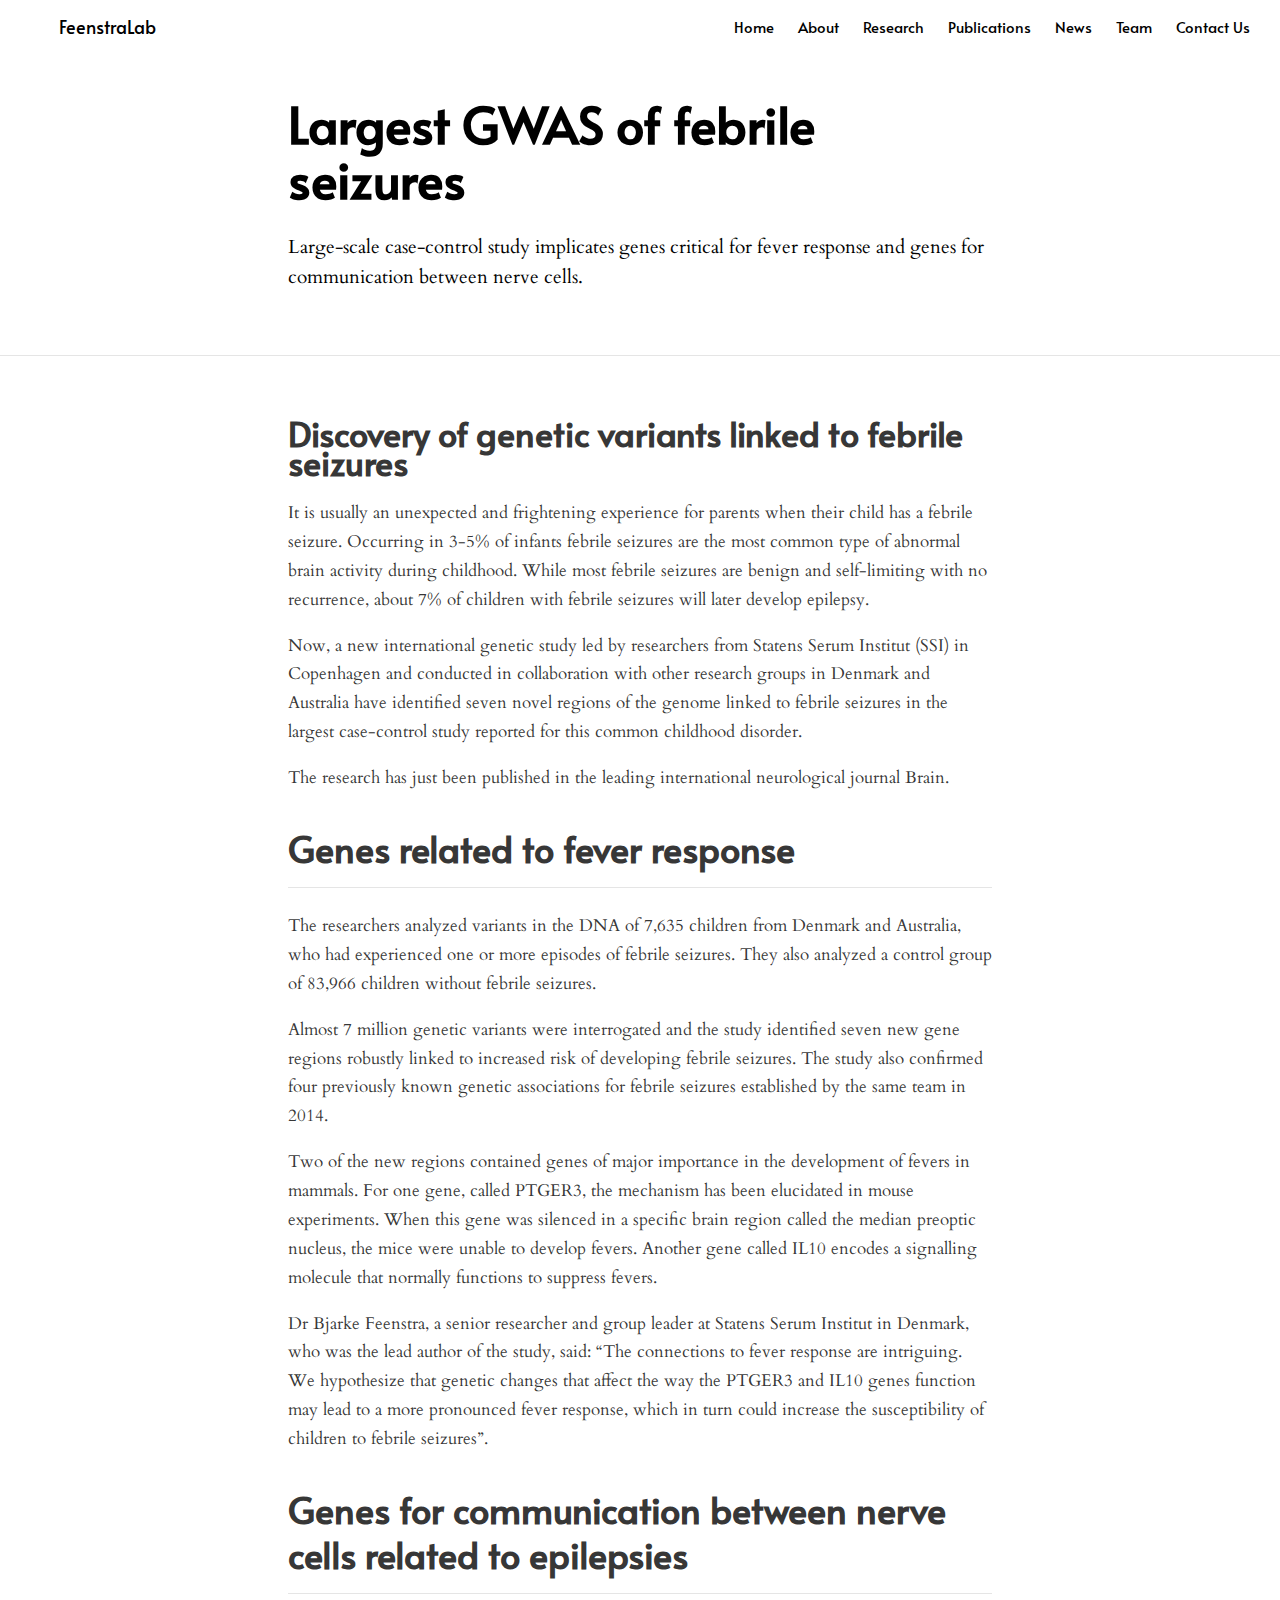
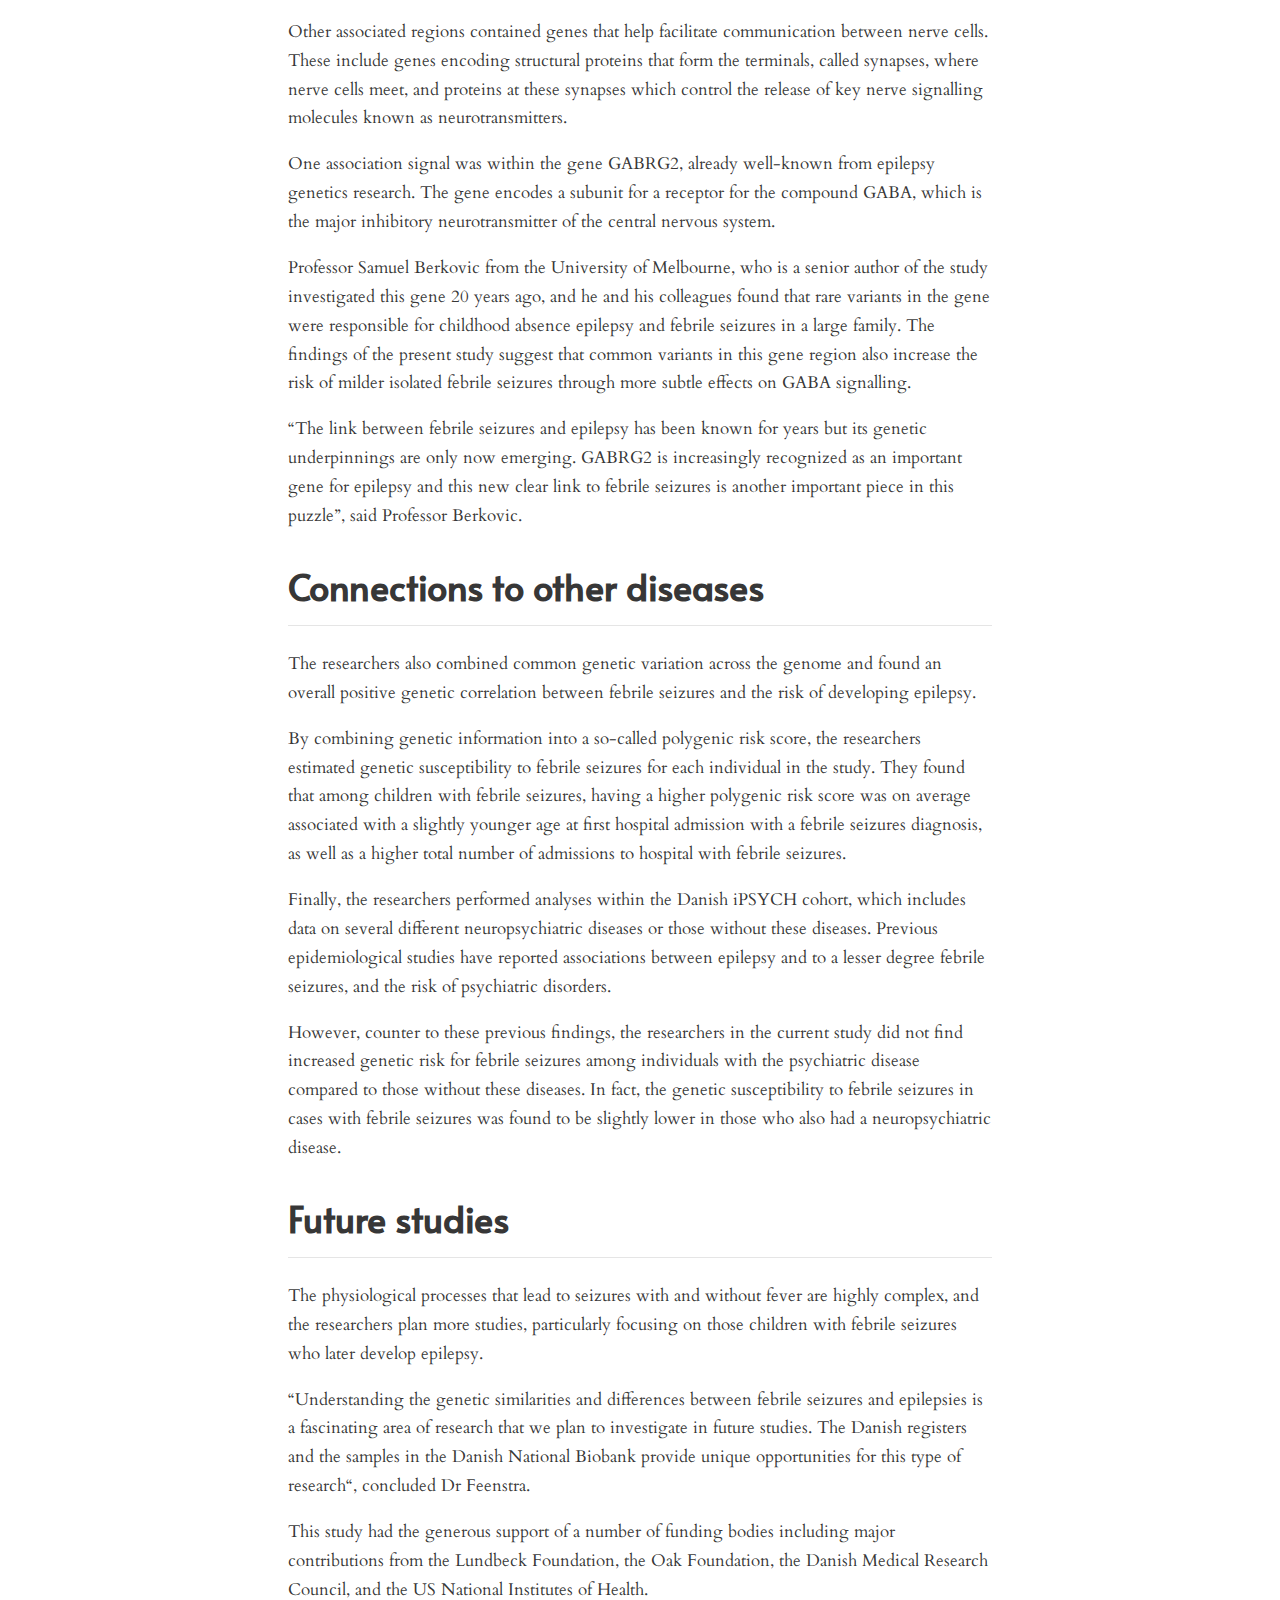
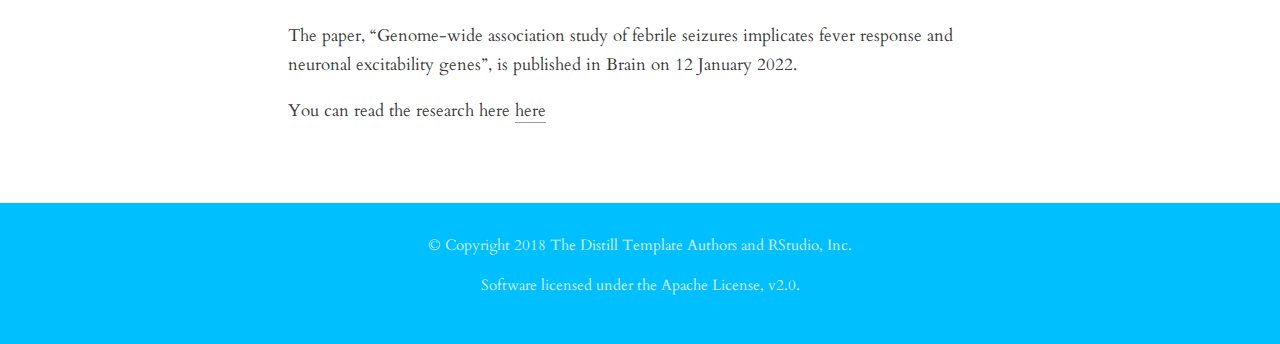
<file: posts/2022-01-26-largest-gwas-of-febrile-seizures/index.html>
<!DOCTYPE html>

<html xmlns="http://www.w3.org/1999/xhtml" lang="" xml:lang="">

<head>
  <meta charset="utf-8"/>
  <meta name="viewport" content="width=device-width, initial-scale=1"/>
  <meta http-equiv="X-UA-Compatible" content="IE=Edge,chrome=1"/>
  <meta name="generator" content="distill" />

  <style type="text/css">
  /* Hide doc at startup (prevent jankiness while JS renders/transforms) */
  body {
    visibility: hidden;
  }
  </style>

 <!--radix_placeholder_import_source-->
 <!--/radix_placeholder_import_source-->

<style type="text/css">code{white-space: pre;}</style>
<style type="text/css" data-origin="pandoc">
pre > code.sourceCode { white-space: pre; position: relative; }
pre > code.sourceCode > span { display: inline-block; line-height: 1.25; }
pre > code.sourceCode > span:empty { height: 1.2em; }
.sourceCode { overflow: visible; }
code.sourceCode > span { color: inherit; text-decoration: inherit; }
div.sourceCode { margin: 1em 0; }
pre.sourceCode { margin: 0; }
@media screen {
div.sourceCode { overflow: auto; }
}
@media print {
pre > code.sourceCode { white-space: pre-wrap; }
pre > code.sourceCode > span { text-indent: -5em; padding-left: 5em; }
}
pre.numberSource code
  { counter-reset: source-line 0; }
pre.numberSource code > span
  { position: relative; left: -4em; counter-increment: source-line; }
pre.numberSource code > span > a:first-child::before
  { content: counter(source-line);
    position: relative; left: -1em; text-align: right; vertical-align: baseline;
    border: none; display: inline-block;
    -webkit-touch-callout: none; -webkit-user-select: none;
    -khtml-user-select: none; -moz-user-select: none;
    -ms-user-select: none; user-select: none;
    padding: 0 4px; width: 4em;
    color: #aaaaaa;
  }
pre.numberSource { margin-left: 3em; border-left: 1px solid #aaaaaa;  padding-left: 4px; }
div.sourceCode
  {   }
@media screen {
pre > code.sourceCode > span > a:first-child::before { text-decoration: underline; }
}
code span.al { color: #ad0000; } /* Alert */
code span.an { color: #5e5e5e; } /* Annotation */
code span.at { color: #20794d; } /* Attribute */
code span.bn { color: #ad0000; } /* BaseN */
code span.bu { } /* BuiltIn */
code span.cf { color: #007ba5; } /* ControlFlow */
code span.ch { color: #20794d; } /* Char */
code span.cn { color: #8f5902; } /* Constant */
code span.co { color: #5e5e5e; } /* Comment */
code span.cv { color: #5e5e5e; font-style: italic; } /* CommentVar */
code span.do { color: #5e5e5e; font-style: italic; } /* Documentation */
code span.dt { color: #ad0000; } /* DataType */
code span.dv { color: #ad0000; } /* DecVal */
code span.er { color: #ad0000; } /* Error */
code span.ex { } /* Extension */
code span.fl { color: #ad0000; } /* Float */
code span.fu { color: #4758ab; } /* Function */
code span.im { } /* Import */
code span.in { color: #5e5e5e; } /* Information */
code span.kw { color: #007ba5; } /* Keyword */
code span.op { color: #5e5e5e; } /* Operator */
code span.ot { color: #007ba5; } /* Other */
code span.pp { color: #ad0000; } /* Preprocessor */
code span.sc { color: #20794d; } /* SpecialChar */
code span.ss { color: #20794d; } /* SpecialString */
code span.st { color: #20794d; } /* String */
code span.va { color: #111111; } /* Variable */
code span.vs { color: #20794d; } /* VerbatimString */
code span.wa { color: #5e5e5e; font-style: italic; } /* Warning */
</style>

  <!--radix_placeholder_meta_tags-->
<title>FeenstraLab: Largest GWAS of febrile seizures</title>

<meta property="description" itemprop="description" content="Large-scale case-control study implicates genes critical for fever response and genes for communication between nerve cells."/>

<link rel="canonical" href="https://feenstralab.github.io/posts/2022-01-26-largest-gwas-of-febrile-seizures/"/>

<!--  https://schema.org/Article -->
<meta property="article:published" itemprop="datePublished" content="2022-01-26"/>
<meta property="article:created" itemprop="dateCreated" content="2022-01-26"/>

<!--  https://developers.facebook.com/docs/sharing/webmasters#markup -->
<meta property="og:title" content="FeenstraLab: Largest GWAS of febrile seizures"/>
<meta property="og:type" content="article"/>
<meta property="og:description" content="Large-scale case-control study implicates genes critical for fever response and genes for communication between nerve cells."/>
<meta property="og:url" content="https://feenstralab.github.io/posts/2022-01-26-largest-gwas-of-febrile-seizures/"/>
<meta property="og:locale" content="en_US"/>
<meta property="og:site_name" content="FeenstraLab"/>

<!--  https://dev.twitter.com/cards/types/summary -->
<meta property="twitter:card" content="summary"/>
<meta property="twitter:title" content="FeenstraLab: Largest GWAS of febrile seizures"/>
<meta property="twitter:description" content="Large-scale case-control study implicates genes critical for fever response and genes for communication between nerve cells."/>
<meta property="twitter:url" content="https://feenstralab.github.io/posts/2022-01-26-largest-gwas-of-febrile-seizures/"/>

<!--/radix_placeholder_meta_tags-->
  <!--radix_placeholder_rmarkdown_metadata-->

<script type="text/json" id="radix-rmarkdown-metadata">
{"type":"list","attributes":{"names":{"type":"character","attributes":{},"value":["title","description","date","output","citation_url","canonical_url"]}},"value":[{"type":"character","attributes":{},"value":["Largest GWAS of febrile seizures"]},{"type":"character","attributes":{},"value":["Large-scale case-control study implicates genes critical for fever response and genes for communication between nerve cells."]},{"type":"character","attributes":{},"value":["01-26-2022"]},{"type":"list","attributes":{"names":{"type":"character","attributes":{},"value":["distill::distill_article"]}},"value":[{"type":"list","attributes":{"names":{"type":"character","attributes":{},"value":["self_contained"]}},"value":[{"type":"logical","attributes":{},"value":[false]}]}]},{"type":"character","attributes":{},"value":["https://feenstralab.github.io/posts/2022-01-26-largest-gwas-of-febrile-seizures/"]},{"type":"character","attributes":{},"value":["https://feenstralab.github.io/posts/2022-01-26-largest-gwas-of-febrile-seizures/"]}]}
</script>
<!--/radix_placeholder_rmarkdown_metadata-->
  
  <script type="text/json" id="radix-resource-manifest">
  {"type":"character","attributes":{},"value":["largest-gwas-of-febrile-seizures_files/anchor-4.2.2/anchor.min.js","largest-gwas-of-febrile-seizures_files/bowser-1.9.3/bowser.min.js","largest-gwas-of-febrile-seizures_files/distill-2.2.21/template.v2.js","largest-gwas-of-febrile-seizures_files/header-attrs-2.11/header-attrs.js","largest-gwas-of-febrile-seizures_files/jquery-3.6.0/jquery-3.6.0.js","largest-gwas-of-febrile-seizures_files/jquery-3.6.0/jquery-3.6.0.min.js","largest-gwas-of-febrile-seizures_files/jquery-3.6.0/jquery-3.6.0.min.map","largest-gwas-of-febrile-seizures_files/popper-2.6.0/popper.min.js","largest-gwas-of-febrile-seizures_files/tippy-6.2.7/tippy-bundle.umd.min.js","largest-gwas-of-febrile-seizures_files/tippy-6.2.7/tippy-light-border.css","largest-gwas-of-febrile-seizures_files/tippy-6.2.7/tippy.css","largest-gwas-of-febrile-seizures_files/tippy-6.2.7/tippy.umd.min.js","largest-gwas-of-febrile-seizures_files/webcomponents-2.0.0/webcomponents.js"]}
  </script>
  <!--radix_placeholder_navigation_in_header-->
<meta name="distill:offset" content="../.."/>

<script type="application/javascript">

  window.headroom_prevent_pin = false;

  window.document.addEventListener("DOMContentLoaded", function (event) {

    // initialize headroom for banner
    var header = $('header').get(0);
    var headerHeight = header.offsetHeight;
    var headroom = new Headroom(header, {
      tolerance: 5,
      onPin : function() {
        if (window.headroom_prevent_pin) {
          window.headroom_prevent_pin = false;
          headroom.unpin();
        }
      }
    });
    headroom.init();
    if(window.location.hash)
      headroom.unpin();
    $(header).addClass('headroom--transition');

    // offset scroll location for banner on hash change
    // (see: https://github.com/WickyNilliams/headroom.js/issues/38)
    window.addEventListener("hashchange", function(event) {
      window.scrollTo(0, window.pageYOffset - (headerHeight + 25));
    });

    // responsive menu
    $('.distill-site-header').each(function(i, val) {
      var topnav = $(this);
      var toggle = topnav.find('.nav-toggle');
      toggle.on('click', function() {
        topnav.toggleClass('responsive');
      });
    });

    // nav dropdowns
    $('.nav-dropbtn').click(function(e) {
      $(this).next('.nav-dropdown-content').toggleClass('nav-dropdown-active');
      $(this).parent().siblings('.nav-dropdown')
         .children('.nav-dropdown-content').removeClass('nav-dropdown-active');
    });
    $("body").click(function(e){
      $('.nav-dropdown-content').removeClass('nav-dropdown-active');
    });
    $(".nav-dropdown").click(function(e){
      e.stopPropagation();
    });
  });
</script>

<style type="text/css">

/* Theme (user-documented overrideables for nav appearance) */

.distill-site-nav {
  color: rgba(255, 255, 255, 0.8);
  background-color: #0F2E3D;
  font-size: 15px;
  font-weight: 300;
}

.distill-site-nav a {
  color: inherit;
  text-decoration: none;
}

.distill-site-nav a:hover {
  color: white;
}

@media print {
  .distill-site-nav {
    display: none;
  }
}

.distill-site-header {

}

.distill-site-footer {

}


/* Site Header */

.distill-site-header {
  width: 100%;
  box-sizing: border-box;
  z-index: 3;
}

.distill-site-header .nav-left {
  display: inline-block;
  margin-left: 8px;
}

@media screen and (max-width: 768px) {
  .distill-site-header .nav-left {
    margin-left: 0;
  }
}


.distill-site-header .nav-right {
  float: right;
  margin-right: 8px;
}

.distill-site-header a,
.distill-site-header .title {
  display: inline-block;
  text-align: center;
  padding: 14px 10px 14px 10px;
}

.distill-site-header .title {
  font-size: 18px;
  min-width: 150px;
}

.distill-site-header .logo {
  padding: 0;
}

.distill-site-header .logo img {
  display: none;
  max-height: 20px;
  width: auto;
  margin-bottom: -4px;
}

.distill-site-header .nav-image img {
  max-height: 18px;
  width: auto;
  display: inline-block;
  margin-bottom: -3px;
}



@media screen and (min-width: 1000px) {
  .distill-site-header .logo img {
    display: inline-block;
  }
  .distill-site-header .nav-left {
    margin-left: 20px;
  }
  .distill-site-header .nav-right {
    margin-right: 20px;
  }
  .distill-site-header .title {
    padding-left: 12px;
  }
}


.distill-site-header .nav-toggle {
  display: none;
}

.nav-dropdown {
  display: inline-block;
  position: relative;
}

.nav-dropdown .nav-dropbtn {
  border: none;
  outline: none;
  color: rgba(255, 255, 255, 0.8);
  padding: 16px 10px;
  background-color: transparent;
  font-family: inherit;
  font-size: inherit;
  font-weight: inherit;
  margin: 0;
  margin-top: 1px;
  z-index: 2;
}

.nav-dropdown-content {
  display: none;
  position: absolute;
  background-color: white;
  min-width: 200px;
  border: 1px solid rgba(0,0,0,0.15);
  border-radius: 4px;
  box-shadow: 0px 8px 16px 0px rgba(0,0,0,0.1);
  z-index: 1;
  margin-top: 2px;
  white-space: nowrap;
  padding-top: 4px;
  padding-bottom: 4px;
}

.nav-dropdown-content hr {
  margin-top: 4px;
  margin-bottom: 4px;
  border: none;
  border-bottom: 1px solid rgba(0, 0, 0, 0.1);
}

.nav-dropdown-active {
  display: block;
}

.nav-dropdown-content a, .nav-dropdown-content .nav-dropdown-header {
  color: black;
  padding: 6px 24px;
  text-decoration: none;
  display: block;
  text-align: left;
}

.nav-dropdown-content .nav-dropdown-header {
  display: block;
  padding: 5px 24px;
  padding-bottom: 0;
  text-transform: uppercase;
  font-size: 14px;
  color: #999999;
  white-space: nowrap;
}

.nav-dropdown:hover .nav-dropbtn {
  color: white;
}

.nav-dropdown-content a:hover {
  background-color: #ddd;
  color: black;
}

.nav-right .nav-dropdown-content {
  margin-left: -45%;
  right: 0;
}

@media screen and (max-width: 768px) {
  .distill-site-header a, .distill-site-header .nav-dropdown  {display: none;}
  .distill-site-header a.nav-toggle {
    float: right;
    display: block;
  }
  .distill-site-header .title {
    margin-left: 0;
  }
  .distill-site-header .nav-right {
    margin-right: 0;
  }
  .distill-site-header {
    overflow: hidden;
  }
  .nav-right .nav-dropdown-content {
    margin-left: 0;
  }
}


@media screen and (max-width: 768px) {
  .distill-site-header.responsive {position: relative; min-height: 500px; }
  .distill-site-header.responsive a.nav-toggle {
    position: absolute;
    right: 0;
    top: 0;
  }
  .distill-site-header.responsive a,
  .distill-site-header.responsive .nav-dropdown {
    display: block;
    text-align: left;
  }
  .distill-site-header.responsive .nav-left,
  .distill-site-header.responsive .nav-right {
    width: 100%;
  }
  .distill-site-header.responsive .nav-dropdown {float: none;}
  .distill-site-header.responsive .nav-dropdown-content {position: relative;}
  .distill-site-header.responsive .nav-dropdown .nav-dropbtn {
    display: block;
    width: 100%;
    text-align: left;
  }
}

/* Site Footer */

.distill-site-footer {
  width: 100%;
  overflow: hidden;
  box-sizing: border-box;
  z-index: 3;
  margin-top: 30px;
  padding-top: 30px;
  padding-bottom: 30px;
  text-align: center;
}

/* Headroom */

d-title {
  padding-top: 6rem;
}

@media print {
  d-title {
    padding-top: 4rem;
  }
}

.headroom {
  z-index: 1000;
  position: fixed;
  top: 0;
  left: 0;
  right: 0;
}

.headroom--transition {
  transition: all .4s ease-in-out;
}

.headroom--unpinned {
  top: -100px;
}

.headroom--pinned {
  top: 0;
}

/* adjust viewport for navbar height */
/* helps vertically center bootstrap (non-distill) content */
.min-vh-100 {
  min-height: calc(100vh - 100px) !important;
}

</style>

<script src="../../site_libs/jquery-3.6.0/jquery-3.6.0.min.js"></script>
<link href="../../site_libs/font-awesome-5.1.0/css/all.css" rel="stylesheet"/>
<link href="../../site_libs/font-awesome-5.1.0/css/v4-shims.css" rel="stylesheet"/>
<script src="../../site_libs/headroom-0.9.4/headroom.min.js"></script>
<!--/radix_placeholder_navigation_in_header-->
  <!--radix_placeholder_distill-->

<style type="text/css">

body {
  background-color: white;
}

.pandoc-table {
  width: 100%;
}

.pandoc-table>caption {
  margin-bottom: 10px;
}

.pandoc-table th:not([align]) {
  text-align: left;
}

.pagedtable-footer {
  font-size: 15px;
}

d-byline .byline {
  grid-template-columns: 2fr 2fr;
}

d-byline .byline h3 {
  margin-block-start: 1.5em;
}

d-byline .byline .authors-affiliations h3 {
  margin-block-start: 0.5em;
}

.authors-affiliations .orcid-id {
  width: 16px;
  height:16px;
  margin-left: 4px;
  margin-right: 4px;
  vertical-align: middle;
  padding-bottom: 2px;
}

d-title .dt-tags {
  margin-top: 1em;
  grid-column: text;
}

.dt-tags .dt-tag {
  text-decoration: none;
  display: inline-block;
  color: rgba(0,0,0,0.6);
  padding: 0em 0.4em;
  margin-right: 0.5em;
  margin-bottom: 0.4em;
  font-size: 70%;
  border: 1px solid rgba(0,0,0,0.2);
  border-radius: 3px;
  text-transform: uppercase;
  font-weight: 500;
}

d-article table.gt_table td,
d-article table.gt_table th {
  border-bottom: none;
  font-size: 100%;
}

.html-widget {
  margin-bottom: 2.0em;
}

.l-screen-inset {
  padding-right: 16px;
}

.l-screen .caption {
  margin-left: 10px;
}

.shaded {
  background: rgb(247, 247, 247);
  padding-top: 20px;
  padding-bottom: 20px;
  border-top: 1px solid rgba(0, 0, 0, 0.1);
  border-bottom: 1px solid rgba(0, 0, 0, 0.1);
}

.shaded .html-widget {
  margin-bottom: 0;
  border: 1px solid rgba(0, 0, 0, 0.1);
}

.shaded .shaded-content {
  background: white;
}

.text-output {
  margin-top: 0;
  line-height: 1.5em;
}

.hidden {
  display: none !important;
}

d-article {
  padding-top: 2.5rem;
  padding-bottom: 30px;
}

d-appendix {
  padding-top: 30px;
}

d-article>p>img {
  width: 100%;
}

d-article h2 {
  margin: 1rem 0 1.5rem 0;
}

d-article h3 {
  margin-top: 1.5rem;
}

d-article iframe {
  border: 1px solid rgba(0, 0, 0, 0.1);
  margin-bottom: 2.0em;
  width: 100%;
}

/* Tweak code blocks */

d-article div.sourceCode code,
d-article pre code {
  font-family: Consolas, Monaco, 'Andale Mono', 'Ubuntu Mono', monospace;
}

d-article pre,
d-article div.sourceCode,
d-article div.sourceCode pre {
  overflow: auto;
}

d-article div.sourceCode {
  background-color: white;
}

d-article div.sourceCode pre {
  padding-left: 10px;
  font-size: 12px;
  border-left: 2px solid rgba(0,0,0,0.1);
}

d-article pre {
  font-size: 12px;
  color: black;
  background: none;
  margin-top: 0;
  text-align: left;
  white-space: pre;
  word-spacing: normal;
  word-break: normal;
  word-wrap: normal;
  line-height: 1.5;

  -moz-tab-size: 4;
  -o-tab-size: 4;
  tab-size: 4;

  -webkit-hyphens: none;
  -moz-hyphens: none;
  -ms-hyphens: none;
  hyphens: none;
}

d-article pre a {
  border-bottom: none;
}

d-article pre a:hover {
  border-bottom: none;
  text-decoration: underline;
}

d-article details {
  grid-column: text;
  margin-bottom: 0.8em;
}

@media(min-width: 768px) {

d-article pre,
d-article div.sourceCode,
d-article div.sourceCode pre {
  overflow: visible !important;
}

d-article div.sourceCode pre {
  padding-left: 18px;
  font-size: 14px;
}

d-article pre {
  font-size: 14px;
}

}

figure img.external {
  background: white;
  border: 1px solid rgba(0, 0, 0, 0.1);
  box-shadow: 0 1px 8px rgba(0, 0, 0, 0.1);
  padding: 18px;
  box-sizing: border-box;
}

/* CSS for d-contents */

.d-contents {
  grid-column: text;
  color: rgba(0,0,0,0.8);
  font-size: 0.9em;
  padding-bottom: 1em;
  margin-bottom: 1em;
  padding-bottom: 0.5em;
  margin-bottom: 1em;
  padding-left: 0.25em;
  justify-self: start;
}

@media(min-width: 1000px) {
  .d-contents.d-contents-float {
    height: 0;
    grid-column-start: 1;
    grid-column-end: 4;
    justify-self: center;
    padding-right: 3em;
    padding-left: 2em;
  }
}

.d-contents nav h3 {
  font-size: 18px;
  margin-top: 0;
  margin-bottom: 1em;
}

.d-contents li {
  list-style-type: none
}

.d-contents nav > ul {
  padding-left: 0;
}

.d-contents ul {
  padding-left: 1em
}

.d-contents nav ul li {
  margin-top: 0.6em;
  margin-bottom: 0.2em;
}

.d-contents nav a {
  font-size: 13px;
  border-bottom: none;
  text-decoration: none
  color: rgba(0, 0, 0, 0.8);
}

.d-contents nav a:hover {
  text-decoration: underline solid rgba(0, 0, 0, 0.6)
}

.d-contents nav > ul > li > a {
  font-weight: 600;
}

.d-contents nav > ul > li > ul {
  font-weight: inherit;
}

.d-contents nav > ul > li > ul > li {
  margin-top: 0.2em;
}


.d-contents nav ul {
  margin-top: 0;
  margin-bottom: 0.25em;
}

.d-article-with-toc h2:nth-child(2) {
  margin-top: 0;
}


/* Figure */

.figure {
  position: relative;
  margin-bottom: 2.5em;
  margin-top: 1.5em;
}

.figure .caption {
  color: rgba(0, 0, 0, 0.6);
  font-size: 12px;
  line-height: 1.5em;
}

.figure img.external {
  background: white;
  border: 1px solid rgba(0, 0, 0, 0.1);
  box-shadow: 0 1px 8px rgba(0, 0, 0, 0.1);
  padding: 18px;
  box-sizing: border-box;
}

.figure .caption a {
  color: rgba(0, 0, 0, 0.6);
}

.figure .caption b,
.figure .caption strong, {
  font-weight: 600;
  color: rgba(0, 0, 0, 1.0);
}

/* Citations */

d-article .citation {
  color: inherit;
  cursor: inherit;
}

div.hanging-indent{
  margin-left: 1em; text-indent: -1em;
}

/* Citation hover box */

.tippy-box[data-theme~=light-border] {
  background-color: rgba(250, 250, 250, 0.95);
}

.tippy-content > p {
  margin-bottom: 0;
  padding: 2px;
}


/* Tweak 1000px media break to show more text */

@media(min-width: 1000px) {
  .base-grid,
  distill-header,
  d-title,
  d-abstract,
  d-article,
  d-appendix,
  distill-appendix,
  d-byline,
  d-footnote-list,
  d-citation-list,
  distill-footer {
    grid-template-columns: [screen-start] 1fr [page-start kicker-start] 80px [middle-start] 50px [text-start kicker-end] 65px 65px 65px 65px 65px 65px 65px 65px [text-end gutter-start] 65px [middle-end] 65px [page-end gutter-end] 1fr [screen-end];
    grid-column-gap: 16px;
  }

  .grid {
    grid-column-gap: 16px;
  }

  d-article {
    font-size: 1.06rem;
    line-height: 1.7em;
  }
  figure .caption, .figure .caption, figure figcaption {
    font-size: 13px;
  }
}

@media(min-width: 1180px) {
  .base-grid,
  distill-header,
  d-title,
  d-abstract,
  d-article,
  d-appendix,
  distill-appendix,
  d-byline,
  d-footnote-list,
  d-citation-list,
  distill-footer {
    grid-template-columns: [screen-start] 1fr [page-start kicker-start] 60px [middle-start] 60px [text-start kicker-end] 60px 60px 60px 60px 60px 60px 60px 60px [text-end gutter-start] 60px [middle-end] 60px [page-end gutter-end] 1fr [screen-end];
    grid-column-gap: 32px;
  }

  .grid {
    grid-column-gap: 32px;
  }
}


/* Get the citation styles for the appendix (not auto-injected on render since
   we do our own rendering of the citation appendix) */

d-appendix .citation-appendix,
.d-appendix .citation-appendix {
  font-size: 11px;
  line-height: 15px;
  border-left: 1px solid rgba(0, 0, 0, 0.1);
  padding-left: 18px;
  border: 1px solid rgba(0,0,0,0.1);
  background: rgba(0, 0, 0, 0.02);
  padding: 10px 18px;
  border-radius: 3px;
  color: rgba(150, 150, 150, 1);
  overflow: hidden;
  margin-top: -12px;
  white-space: pre-wrap;
  word-wrap: break-word;
}

/* Include appendix styles here so they can be overridden */

d-appendix {
  contain: layout style;
  font-size: 0.8em;
  line-height: 1.7em;
  margin-top: 60px;
  margin-bottom: 0;
  border-top: 1px solid rgba(0, 0, 0, 0.1);
  color: rgba(0,0,0,0.5);
  padding-top: 60px;
  padding-bottom: 48px;
}

d-appendix h3 {
  grid-column: page-start / text-start;
  font-size: 15px;
  font-weight: 500;
  margin-top: 1em;
  margin-bottom: 0;
  color: rgba(0,0,0,0.65);
}

d-appendix h3 + * {
  margin-top: 1em;
}

d-appendix ol {
  padding: 0 0 0 15px;
}

@media (min-width: 768px) {
  d-appendix ol {
    padding: 0 0 0 30px;
    margin-left: -30px;
  }
}

d-appendix li {
  margin-bottom: 1em;
}

d-appendix a {
  color: rgba(0, 0, 0, 0.6);
}

d-appendix > * {
  grid-column: text;
}

d-appendix > d-footnote-list,
d-appendix > d-citation-list,
d-appendix > distill-appendix {
  grid-column: screen;
}

/* Include footnote styles here so they can be overridden */

d-footnote-list {
  contain: layout style;
}

d-footnote-list > * {
  grid-column: text;
}

d-footnote-list a.footnote-backlink {
  color: rgba(0,0,0,0.3);
  padding-left: 0.5em;
}



/* Anchor.js */

.anchorjs-link {
  /*transition: all .25s linear; */
  text-decoration: none;
  border-bottom: none;
}
*:hover > .anchorjs-link {
  margin-left: -1.125em !important;
  text-decoration: none;
  border-bottom: none;
}

/* Social footer */

.social_footer {
  margin-top: 30px;
  margin-bottom: 0;
  color: rgba(0,0,0,0.67);
}

.disqus-comments {
  margin-right: 30px;
}

.disqus-comment-count {
  border-bottom: 1px solid rgba(0, 0, 0, 0.4);
  cursor: pointer;
}

#disqus_thread {
  margin-top: 30px;
}

.article-sharing a {
  border-bottom: none;
  margin-right: 8px;
}

.article-sharing a:hover {
  border-bottom: none;
}

.sidebar-section.subscribe {
  font-size: 12px;
  line-height: 1.6em;
}

.subscribe p {
  margin-bottom: 0.5em;
}


.article-footer .subscribe {
  font-size: 15px;
  margin-top: 45px;
}


.sidebar-section.custom {
  font-size: 12px;
  line-height: 1.6em;
}

.custom p {
  margin-bottom: 0.5em;
}

/* Styles for listing layout (hide title) */
.layout-listing d-title, .layout-listing .d-title {
  display: none;
}

/* Styles for posts lists (not auto-injected) */


.posts-with-sidebar {
  padding-left: 45px;
  padding-right: 45px;
}

.posts-list .description h2,
.posts-list .description p {
  font-family: -apple-system, BlinkMacSystemFont, "Segoe UI", Roboto, Oxygen, Ubuntu, Cantarell, "Fira Sans", "Droid Sans", "Helvetica Neue", Arial, sans-serif;
}

.posts-list .description h2 {
  font-weight: 700;
  border-bottom: none;
  padding-bottom: 0;
}

.posts-list h2.post-tag {
  border-bottom: 1px solid rgba(0, 0, 0, 0.2);
  padding-bottom: 12px;
}
.posts-list {
  margin-top: 60px;
  margin-bottom: 24px;
}

.posts-list .post-preview {
  text-decoration: none;
  overflow: hidden;
  display: block;
  border-bottom: 1px solid rgba(0, 0, 0, 0.1);
  padding: 24px 0;
}

.post-preview-last {
  border-bottom: none !important;
}

.posts-list .posts-list-caption {
  grid-column: screen;
  font-weight: 400;
}

.posts-list .post-preview h2 {
  margin: 0 0 6px 0;
  line-height: 1.2em;
  font-style: normal;
  font-size: 24px;
}

.posts-list .post-preview p {
  margin: 0 0 12px 0;
  line-height: 1.4em;
  font-size: 16px;
}

.posts-list .post-preview .thumbnail {
  box-sizing: border-box;
  margin-bottom: 24px;
  position: relative;
  max-width: 500px;
}
.posts-list .post-preview img {
  width: 100%;
  display: block;
}

.posts-list .metadata {
  font-size: 12px;
  line-height: 1.4em;
  margin-bottom: 18px;
}

.posts-list .metadata > * {
  display: inline-block;
}

.posts-list .metadata .publishedDate {
  margin-right: 2em;
}

.posts-list .metadata .dt-authors {
  display: block;
  margin-top: 0.3em;
  margin-right: 2em;
}

.posts-list .dt-tags {
  display: block;
  line-height: 1em;
}

.posts-list .dt-tags .dt-tag {
  display: inline-block;
  color: rgba(0,0,0,0.6);
  padding: 0.3em 0.4em;
  margin-right: 0.2em;
  margin-bottom: 0.4em;
  font-size: 60%;
  border: 1px solid rgba(0,0,0,0.2);
  border-radius: 3px;
  text-transform: uppercase;
  font-weight: 500;
}

.posts-list img {
  opacity: 1;
}

.posts-list img[data-src] {
  opacity: 0;
}

.posts-more {
  clear: both;
}


.posts-sidebar {
  font-size: 16px;
}

.posts-sidebar h3 {
  font-size: 16px;
  margin-top: 0;
  margin-bottom: 0.5em;
  font-weight: 400;
  text-transform: uppercase;
}

.sidebar-section {
  margin-bottom: 30px;
}

.categories ul {
  list-style-type: none;
  margin: 0;
  padding: 0;
}

.categories li {
  color: rgba(0, 0, 0, 0.8);
  margin-bottom: 0;
}

.categories li>a {
  border-bottom: none;
}

.categories li>a:hover {
  border-bottom: 1px solid rgba(0, 0, 0, 0.4);
}

.categories .active {
  font-weight: 600;
}

.categories .category-count {
  color: rgba(0, 0, 0, 0.4);
}


@media(min-width: 768px) {
  .posts-list .post-preview h2 {
    font-size: 26px;
  }
  .posts-list .post-preview .thumbnail {
    float: right;
    width: 30%;
    margin-bottom: 0;
  }
  .posts-list .post-preview .description {
    float: left;
    width: 45%;
  }
  .posts-list .post-preview .metadata {
    float: left;
    width: 20%;
    margin-top: 8px;
  }
  .posts-list .post-preview p {
    margin: 0 0 12px 0;
    line-height: 1.5em;
    font-size: 16px;
  }
  .posts-with-sidebar .posts-list {
    float: left;
    width: 75%;
  }
  .posts-with-sidebar .posts-sidebar {
    float: right;
    width: 20%;
    margin-top: 60px;
    padding-top: 24px;
    padding-bottom: 24px;
  }
}


/* Improve display for browsers without grid (IE/Edge <= 15) */

.downlevel {
  line-height: 1.6em;
  font-family: -apple-system, BlinkMacSystemFont, "Segoe UI", Roboto, Oxygen, Ubuntu, Cantarell, "Fira Sans", "Droid Sans", "Helvetica Neue", Arial, sans-serif;
  margin: 0;
}

.downlevel .d-title {
  padding-top: 6rem;
  padding-bottom: 1.5rem;
}

.downlevel .d-title h1 {
  font-size: 50px;
  font-weight: 700;
  line-height: 1.1em;
  margin: 0 0 0.5rem;
}

.downlevel .d-title p {
  font-weight: 300;
  font-size: 1.2rem;
  line-height: 1.55em;
  margin-top: 0;
}

.downlevel .d-byline {
  padding-top: 0.8em;
  padding-bottom: 0.8em;
  font-size: 0.8rem;
  line-height: 1.8em;
}

.downlevel .section-separator {
  border: none;
  border-top: 1px solid rgba(0, 0, 0, 0.1);
}

.downlevel .d-article {
  font-size: 1.06rem;
  line-height: 1.7em;
  padding-top: 1rem;
  padding-bottom: 2rem;
}


.downlevel .d-appendix {
  padding-left: 0;
  padding-right: 0;
  max-width: none;
  font-size: 0.8em;
  line-height: 1.7em;
  margin-bottom: 0;
  color: rgba(0,0,0,0.5);
  padding-top: 40px;
  padding-bottom: 48px;
}

.downlevel .footnotes ol {
  padding-left: 13px;
}

.downlevel .base-grid,
.downlevel .distill-header,
.downlevel .d-title,
.downlevel .d-abstract,
.downlevel .d-article,
.downlevel .d-appendix,
.downlevel .distill-appendix,
.downlevel .d-byline,
.downlevel .d-footnote-list,
.downlevel .d-citation-list,
.downlevel .distill-footer,
.downlevel .appendix-bottom,
.downlevel .posts-container {
  padding-left: 40px;
  padding-right: 40px;
}

@media(min-width: 768px) {
  .downlevel .base-grid,
  .downlevel .distill-header,
  .downlevel .d-title,
  .downlevel .d-abstract,
  .downlevel .d-article,
  .downlevel .d-appendix,
  .downlevel .distill-appendix,
  .downlevel .d-byline,
  .downlevel .d-footnote-list,
  .downlevel .d-citation-list,
  .downlevel .distill-footer,
  .downlevel .appendix-bottom,
  .downlevel .posts-container {
  padding-left: 150px;
  padding-right: 150px;
  max-width: 900px;
}
}

.downlevel pre code {
  display: block;
  border-left: 2px solid rgba(0, 0, 0, .1);
  padding: 0 0 0 20px;
  font-size: 14px;
}

.downlevel code, .downlevel pre {
  color: black;
  background: none;
  font-family: Consolas, Monaco, 'Andale Mono', 'Ubuntu Mono', monospace;
  text-align: left;
  white-space: pre;
  word-spacing: normal;
  word-break: normal;
  word-wrap: normal;
  line-height: 1.5;

  -moz-tab-size: 4;
  -o-tab-size: 4;
  tab-size: 4;

  -webkit-hyphens: none;
  -moz-hyphens: none;
  -ms-hyphens: none;
  hyphens: none;
}

.downlevel .posts-list .post-preview {
  color: inherit;
}



</style>

<script type="application/javascript">

function is_downlevel_browser() {
  if (bowser.isUnsupportedBrowser({ msie: "12", msedge: "16"},
                                 window.navigator.userAgent)) {
    return true;
  } else {
    return window.load_distill_framework === undefined;
  }
}

// show body when load is complete
function on_load_complete() {

  // add anchors
  if (window.anchors) {
    window.anchors.options.placement = 'left';
    window.anchors.add('d-article > h2, d-article > h3, d-article > h4, d-article > h5');
  }


  // set body to visible
  document.body.style.visibility = 'visible';

  // force redraw for leaflet widgets
  if (window.HTMLWidgets) {
    var maps = window.HTMLWidgets.findAll(".leaflet");
    $.each(maps, function(i, el) {
      var map = this.getMap();
      map.invalidateSize();
      map.eachLayer(function(layer) {
        if (layer instanceof L.TileLayer)
          layer.redraw();
      });
    });
  }

  // trigger 'shown' so htmlwidgets resize
  $('d-article').trigger('shown');
}

function init_distill() {

  init_common();

  // create front matter
  var front_matter = $('<d-front-matter></d-front-matter>');
  $('#distill-front-matter').wrap(front_matter);

  // create d-title
  $('.d-title').changeElementType('d-title');

  // create d-byline
  var byline = $('<d-byline></d-byline>');
  $('.d-byline').replaceWith(byline);

  // create d-article
  var article = $('<d-article></d-article>');
  $('.d-article').wrap(article).children().unwrap();

  // move posts container into article
  $('.posts-container').appendTo($('d-article'));

  // create d-appendix
  $('.d-appendix').changeElementType('d-appendix');

  // flag indicating that we have appendix items
  var appendix = $('.appendix-bottom').children('h3').length > 0;

  // replace footnotes with <d-footnote>
  $('.footnote-ref').each(function(i, val) {
    appendix = true;
    var href = $(this).attr('href');
    var id = href.replace('#', '');
    var fn = $('#' + id);
    var fn_p = $('#' + id + '>p');
    fn_p.find('.footnote-back').remove();
    var text = fn_p.html();
    var dtfn = $('<d-footnote></d-footnote>');
    dtfn.html(text);
    $(this).replaceWith(dtfn);
  });
  // remove footnotes
  $('.footnotes').remove();

  // move refs into #references-listing
  $('#references-listing').replaceWith($('#refs'));

  $('h1.appendix, h2.appendix').each(function(i, val) {
    $(this).changeElementType('h3');
  });
  $('h3.appendix').each(function(i, val) {
    var id = $(this).attr('id');
    $('.d-contents a[href="#' + id + '"]').parent().remove();
    appendix = true;
    $(this).nextUntil($('h1, h2, h3')).addBack().appendTo($('d-appendix'));
  });

  // show d-appendix if we have appendix content
  $("d-appendix").css('display', appendix ? 'grid' : 'none');

  // localize layout chunks to just output
  $('.layout-chunk').each(function(i, val) {

    // capture layout
    var layout = $(this).attr('data-layout');

    // apply layout to markdown level block elements
    var elements = $(this).children().not('details, div.sourceCode, pre, script');
    elements.each(function(i, el) {
      var layout_div = $('<div class="' + layout + '"></div>');
      if (layout_div.hasClass('shaded')) {
        var shaded_content = $('<div class="shaded-content"></div>');
        $(this).wrap(shaded_content);
        $(this).parent().wrap(layout_div);
      } else {
        $(this).wrap(layout_div);
      }
    });


    // unwrap the layout-chunk div
    $(this).children().unwrap();
  });

  // remove code block used to force  highlighting css
  $('.distill-force-highlighting-css').parent().remove();

  // remove empty line numbers inserted by pandoc when using a
  // custom syntax highlighting theme
  $('code.sourceCode a:empty').remove();

  // load distill framework
  load_distill_framework();

  // wait for window.distillRunlevel == 4 to do post processing
  function distill_post_process() {

    if (!window.distillRunlevel || window.distillRunlevel < 4)
      return;

    // hide author/affiliations entirely if we have no authors
    var front_matter = JSON.parse($("#distill-front-matter").html());
    var have_authors = front_matter.authors && front_matter.authors.length > 0;
    if (!have_authors)
      $('d-byline').addClass('hidden');

    // article with toc class
    $('.d-contents').parent().addClass('d-article-with-toc');

    // strip links that point to #
    $('.authors-affiliations').find('a[href="#"]').removeAttr('href');

    // add orcid ids
    $('.authors-affiliations').find('.author').each(function(i, el) {
      var orcid_id = front_matter.authors[i].orcidID;
      if (orcid_id) {
        var a = $('<a></a>');
        a.attr('href', 'https://orcid.org/' + orcid_id);
        var img = $('<img></img>');
        img.addClass('orcid-id');
        img.attr('alt', 'ORCID ID');
        img.attr('src','[data-uri]');
        a.append(img);
        $(this).append(a);
      }
    });

    // hide elements of author/affiliations grid that have no value
    function hide_byline_column(caption) {
      $('d-byline').find('h3:contains("' + caption + '")').parent().css('visibility', 'hidden');
    }

    // affiliations
    var have_affiliations = false;
    for (var i = 0; i<front_matter.authors.length; ++i) {
      var author = front_matter.authors[i];
      if (author.affiliation !== "&nbsp;") {
        have_affiliations = true;
        break;
      }
    }
    if (!have_affiliations)
      $('d-byline').find('h3:contains("Affiliations")').css('visibility', 'hidden');

    // published date
    if (!front_matter.publishedDate)
      hide_byline_column("Published");

    // document object identifier
    var doi = $('d-byline').find('h3:contains("DOI")');
    var doi_p = doi.next().empty();
    if (!front_matter.doi) {
      // if we have a citation and valid citationText then link to that
      if ($('#citation').length > 0 && front_matter.citationText) {
        doi.html('Citation');
        $('<a href="#citation"></a>')
          .text(front_matter.citationText)
          .appendTo(doi_p);
      } else {
        hide_byline_column("DOI");
      }
    } else {
      $('<a></a>')
         .attr('href', "https://doi.org/" + front_matter.doi)
         .html(front_matter.doi)
         .appendTo(doi_p);
    }

     // change plural form of authors/affiliations
    if (front_matter.authors.length === 1) {
      var grid = $('.authors-affiliations');
      grid.children('h3:contains("Authors")').text('Author');
      grid.children('h3:contains("Affiliations")').text('Affiliation');
    }

    // remove d-appendix and d-footnote-list local styles
    $('d-appendix > style:first-child').remove();
    $('d-footnote-list > style:first-child').remove();

    // move appendix-bottom entries to the bottom
    $('.appendix-bottom').appendTo('d-appendix').children().unwrap();
    $('.appendix-bottom').remove();

    // hoverable references
    $('span.citation[data-cites]').each(function() {
      const citeChild = $(this).children()[0]
      // Do not process if @xyz has been used without escaping and without bibliography activated
      // https://github.com/rstudio/distill/issues/466
      if (citeChild === undefined) return true

      if (citeChild.nodeName == "D-FOOTNOTE") {
        var fn = citeChild
        $(this).html(fn.shadowRoot.querySelector("sup"))
        $(this).id = fn.id
        fn.remove()
      }
      var refs = $(this).attr('data-cites').split(" ");
      var refHtml = refs.map(function(ref) {
        // Could use CSS.escape too here, we insure backward compatibility in navigator
        return "<p>" + $('div[id="ref-' + ref + '"]').html() + "</p>";
      }).join("\n");
      window.tippy(this, {
        allowHTML: true,
        content: refHtml,
        maxWidth: 500,
        interactive: true,
        interactiveBorder: 10,
        theme: 'light-border',
        placement: 'bottom-start'
      });
    });

    // fix footnotes in tables (#411)
    // replacing broken distill.pub feature
    $('table d-footnote').each(function() {
      // we replace internal showAtNode methode which is triggered when hovering a footnote
      this.hoverBox.showAtNode = function(node) {
        // ported from https://github.com/distillpub/template/pull/105/files
        calcOffset = function(elem) {
            let x = elem.offsetLeft;
            let y = elem.offsetTop;
            // Traverse upwards until an `absolute` element is found or `elem`
            // becomes null.
            while (elem = elem.offsetParent && elem.style.position != 'absolute') {
                x += elem.offsetLeft;
                y += elem.offsetTop;
            }

            return { left: x, top: y };
        }
        // https://developer.mozilla.org/en-US/docs/Web/API/HTMLElement/offsetTop
        const bbox = node.getBoundingClientRect();
        const offset = calcOffset(node);
        this.show([offset.left + bbox.width, offset.top + bbox.height]);
      }
    })

    // clear polling timer
    clearInterval(tid);

    // show body now that everything is ready
    on_load_complete();
  }

  var tid = setInterval(distill_post_process, 50);
  distill_post_process();

}

function init_downlevel() {

  init_common();

   // insert hr after d-title
  $('.d-title').after($('<hr class="section-separator"/>'));

  // check if we have authors
  var front_matter = JSON.parse($("#distill-front-matter").html());
  var have_authors = front_matter.authors && front_matter.authors.length > 0;

  // manage byline/border
  if (!have_authors)
    $('.d-byline').remove();
  $('.d-byline').after($('<hr class="section-separator"/>'));
  $('.d-byline a').remove();

  // remove toc
  $('.d-contents').remove();

  // move appendix elements
  $('h1.appendix, h2.appendix').each(function(i, val) {
    $(this).changeElementType('h3');
  });
  $('h3.appendix').each(function(i, val) {
    $(this).nextUntil($('h1, h2, h3')).addBack().appendTo($('.d-appendix'));
  });


  // inject headers into references and footnotes
  var refs_header = $('<h3></h3>');
  refs_header.text('References');
  $('#refs').prepend(refs_header);

  var footnotes_header = $('<h3></h3');
  footnotes_header.text('Footnotes');
  $('.footnotes').children('hr').first().replaceWith(footnotes_header);

  // move appendix-bottom entries to the bottom
  $('.appendix-bottom').appendTo('.d-appendix').children().unwrap();
  $('.appendix-bottom').remove();

  // remove appendix if it's empty
  if ($('.d-appendix').children().length === 0)
    $('.d-appendix').remove();

  // prepend separator above appendix
  $('.d-appendix').before($('<hr class="section-separator" style="clear: both"/>'));

  // trim code
  $('pre>code').each(function(i, val) {
    $(this).html($.trim($(this).html()));
  });

  // move posts-container right before article
  $('.posts-container').insertBefore($('.d-article'));

  $('body').addClass('downlevel');

  on_load_complete();
}


function init_common() {

  // jquery plugin to change element types
  (function($) {
    $.fn.changeElementType = function(newType) {
      var attrs = {};

      $.each(this[0].attributes, function(idx, attr) {
        attrs[attr.nodeName] = attr.nodeValue;
      });

      this.replaceWith(function() {
        return $("<" + newType + "/>", attrs).append($(this).contents());
      });
    };
  })(jQuery);

  // prevent underline for linked images
  $('a > img').parent().css({'border-bottom' : 'none'});

  // mark non-body figures created by knitr chunks as 100% width
  $('.layout-chunk').each(function(i, val) {
    var figures = $(this).find('img, .html-widget');
    // ignore leaflet img layers (#106)
    figures = figures.filter(':not(img[class*="leaflet"])')
    if ($(this).attr('data-layout') !== "l-body") {
      figures.css('width', '100%');
    } else {
      figures.css('max-width', '100%');
      figures.filter("[width]").each(function(i, val) {
        var fig = $(this);
        fig.css('width', fig.attr('width') + 'px');
      });

    }
  });

  // auto-append index.html to post-preview links in file: protocol
  // and in rstudio ide preview
  $('.post-preview').each(function(i, val) {
    if (window.location.protocol === "file:")
      $(this).attr('href', $(this).attr('href') + "index.html");
  });

  // get rid of index.html references in header
  if (window.location.protocol !== "file:") {
    $('.distill-site-header a[href]').each(function(i,val) {
      $(this).attr('href', $(this).attr('href').replace(/^index[.]html/, "./"));
    });
  }

  // add class to pandoc style tables
  $('tr.header').parent('thead').parent('table').addClass('pandoc-table');
  $('.kable-table').children('table').addClass('pandoc-table');

  // add figcaption style to table captions
  $('caption').parent('table').addClass("figcaption");

  // initialize posts list
  if (window.init_posts_list)
    window.init_posts_list();

  // implmement disqus comment link
  $('.disqus-comment-count').click(function() {
    window.headroom_prevent_pin = true;
    $('#disqus_thread').toggleClass('hidden');
    if (!$('#disqus_thread').hasClass('hidden')) {
      var offset = $(this).offset();
      $(window).resize();
      $('html, body').animate({
        scrollTop: offset.top - 35
      });
    }
  });
}

document.addEventListener('DOMContentLoaded', function() {
  if (is_downlevel_browser())
    init_downlevel();
  else
    window.addEventListener('WebComponentsReady', init_distill);
});

</script>

<style type="text/css">
/* base variables */

/* Edit the CSS properties in this file to create a custom
   Distill theme. Only edit values in the right column
   for each row; values shown are the CSS defaults.
   To return any property to the default,
   you may set its value to: unset
   All rows must end with a semi-colon.                      */

/* Optional: embed custom fonts here with `@import`          */
/* This must remain at the top of this file.                 */



html {
  /*-- Main font sizes --*/
  --title-size:      50px;
  --body-size:       1.06rem;
  --code-size:       14px;
  --aside-size:      12px;
  --fig-cap-size:    13px;
  /*-- Main font colors --*/
  --title-color:     #000000;
  --header-color:    rgba(0, 0, 0, 0.8);
  --body-color:      rgba(0, 0, 0, 0.8);
  --aside-color:     rgba(0, 0, 0, 0.6);
  --fig-cap-color:   rgba(0, 0, 0, 0.6);
  /*-- Specify custom fonts ~~~ must be imported above   --*/
  --heading-font:    sans-serif;
  --mono-font:       monospace;
  --body-font:       sans-serif;
  --navbar-font:     sans-serif;  /* websites + blogs only */
}

/*-- ARTICLE METADATA --*/
d-byline {
  --heading-size:    0.6rem;
  --heading-color:   rgba(0, 0, 0, 0.5);
  --body-size:       0.8rem;
  --body-color:      rgba(0, 0, 0, 0.8);
}

/*-- ARTICLE TABLE OF CONTENTS --*/
.d-contents {
  --heading-size:    18px;
  --contents-size:   13px;
}

/*-- ARTICLE APPENDIX --*/
d-appendix {
  --heading-size:    15px;
  --heading-color:   rgba(0, 0, 0, 0.65);
  --text-size:       0.8em;
  --text-color:      rgba(0, 0, 0, 0.5);
}

/*-- WEBSITE HEADER + FOOTER --*/
/* These properties only apply to Distill sites and blogs  */

.distill-site-header {
  --title-size:       18px;
  --text-color:       rgba(255, 255, 255, 0.8);
  --text-size:        15px;
  --hover-color:      white;
  --bkgd-color:       #0F2E3D;
}

.distill-site-footer {
  --text-color:       rgba(255, 255, 255, 0.8);
  --text-size:        15px;
  --hover-color:      white;
  --bkgd-color:       #0F2E3D;
}

/*-- Additional custom styles --*/
/* Add any additional CSS rules below                      */
</style>
<style type="text/css">/* base variables */

/* Edit the CSS properties in this file to create a custom
   Distill theme. Only edit values in the right column
   for each row; values shown are the CSS defaults.
   To return any property to the default,
   you may set its value to: unset
   All rows must end with a semi-colon.                      */

/* Optional: embed custom fonts here with `@import`          */
/* This must remain at the top of this file.                 */
@import url('https://fonts.googleapis.com/css2?family=Cardo');
@import url('https://fonts.googleapis.com/css2?family=Alata');


html {
  /*-- Main font sizes --*/
  --title-size:      50px;
  --body-size:       1.075rem;                   /* edited */
  --code-size:       14px;
  --aside-size:      12px;
  --fig-cap-size:    13px;
  /*-- Main font colors --*/
  --title-color:     #000000;
  --heading-color:   rgba(0, 0, 0, 0.8); /*black*/
  --body-color:      rgba(0, 0, 0, 0.8); /*black*/
  --aside-color:     rgba(0, 0, 0, 0.6); /*black/gray*/
  --fig-cap-color:   rgba(0, 0, 0, 0.6); /*black/gray*/
  /*-- Specify custom fonts ~~~ must be imported above   --*/
  --heading-font:    'Alata', sans-serif;        /* edited */
  --mono-font:       monospace;
  --body-font:       'Cardo', serif;             /* edited */
  --navbar-font:     'Alata', sans-serif;        /* edited */
}

/*-- ARTICLE METADATA --*/
d-byline {
  --heading-size:    0.6rem;
  --heading-color:   rgba(0, 0, 0, 0.5); /*gray*/
  --body-size:       0.8rem;
  --body-color:      rgba(0, 0, 0, 0.8); /*black*/
}

/*-- ARTICLE TABLE OF CONTENTS --*/
.d-contents {
  --heading-size:    18px;
  --contents-size:   13px;
}

/*-- ARTICLE APPENDIX --*/
d-appendix {
  --heading-size:    15px;
  --heading-color:   rgba(0, 0, 0, 0.65);
  --text-size:       1.075rem;                   /* edited */
  --text-color:      rgb(0, 0, 0);               /* edited */
}

/*-- WEBSITE HEADER + FOOTER --*/
/* These properties only apply to Distill sites and blogs  */

.distill-site-header {
  --title-size:       18px;
  --text-color:       #000;                     /* edited */
  --text-size:        15px;
  --hover-color:      #00bfff; /*text color*/   /* edited */
  --bkgd-color:       #fff;                     /* edited */
}

.distill-site-footer {
  --text-color:       rgba(255, 255, 255, 0.8);
  --text-size:        15px;
  --hover-color:      white;
  --bkgd-color:       #00bfff; /* original 0F2E3D */
}

body {
  background-image: url('https://th.bing.com/th/id/R.700c9c8884650d4e7ab035d1af06bd2b?rik=Ow8m%2bu2%2bBXUSdg&riu=http%3a%2f%2fwww.colordic.org%2fimage%2f00bfff.png&ehk=9om0MVeGU3U2TxJbN7aCXp9GrWq%2f0VrzLwRvPnk4nyA%3d&risl=&pid=ImgRaw&r=0');
  background-repeat: no-repeat;
  background-size: 1500px 183px;
  
}


/*-- Additional custom styles --*/

.categories li > a:hover {
    color: #00ff00;
    border-bottom: 1px #00ff00;
}

p a:hover  {
    color: #00ff00;
}

/* Change appearance of headers */
h1, h2, h3, h4, h5 {
    font-weight: 700;
}

/* Use specific font in the body of the text */
html, body, p {
    font-weight: 200;
    /*line-height: 1.3rem; */
    /*font-style: normal;*/
}

ul > li::marker {
    font-weight: 700;
    font-size: 1.125em;
}</style>
<style type="text/css">
/* base style */

/* FONT FAMILIES */

:root {
  --heading-default: -apple-system, BlinkMacSystemFont, "Segoe UI", Roboto, Oxygen, Ubuntu, Cantarell, "Fira Sans", "Droid Sans", "Helvetica Neue", Arial, sans-serif;
  --mono-default: Consolas, Monaco, 'Andale Mono', 'Ubuntu Mono', monospace;
  --body-default: -apple-system, BlinkMacSystemFont, "Segoe UI", Roboto, Oxygen, Ubuntu, Cantarell, "Fira Sans", "Droid Sans", "Helvetica Neue", Arial, sans-serif;
}

body,
.posts-list .post-preview p,
.posts-list .description p {
  font-family: var(--body-font), var(--body-default);
}

h1, h2, h3, h4, h5, h6,
.posts-list .post-preview h2,
.posts-list .description h2 {
  font-family: var(--heading-font), var(--heading-default);
}

d-article div.sourceCode code,
d-article pre code {
  font-family: var(--mono-font), var(--mono-default);
}


/*-- TITLE --*/
d-title h1,
.posts-list > h1 {
  color: var(--title-color, black);
}

d-title h1 {
  font-size: var(--title-size, 50px);
}

/*-- HEADERS --*/
d-article h1,
d-article h2,
d-article h3,
d-article h4,
d-article h5,
d-article h6 {
  color: var(--header-color, rgba(0, 0, 0, 0.8));
}

/*-- BODY --*/
d-article > p,  /* only text inside of <p> tags */
d-article > ul, /* lists */
d-article > ol {
  color: var(--body-color, rgba(0, 0, 0, 0.8));
  font-size: var(--body-size, 1.06rem);
}


/*-- CODE --*/
d-article div.sourceCode code,
d-article pre code {
  font-size: var(--code-size, 14px);
}

/*-- ASIDE --*/
d-article aside {
  font-size: var(--aside-size, 12px);
  color: var(--aside-color, rgba(0, 0, 0, 0.6));
}

/*-- FIGURE CAPTIONS --*/
figure .caption,
figure figcaption,
.figure .caption {
  font-size: var(--fig-cap-size, 13px);
  color: var(--fig-cap-color, rgba(0, 0, 0, 0.6));
}

/*-- METADATA --*/
d-byline h3 {
  font-size: var(--heading-size, 0.6rem);
  color: var(--heading-color, rgba(0, 0, 0, 0.5));
}

d-byline {
  font-size: var(--body-size, 0.8rem);
  color: var(--body-color, rgba(0, 0, 0, 0.8));
}

d-byline a,
d-article d-byline a {
  color: var(--body-color, rgba(0, 0, 0, 0.8));
}

/*-- TABLE OF CONTENTS --*/
.d-contents nav h3 {
  font-size: var(--heading-size, 18px);
}

.d-contents nav a {
  font-size: var(--contents-size, 13px);
}

/*-- APPENDIX --*/
d-appendix h3 {
  font-size: var(--heading-size, 15px);
  color: var(--heading-color, rgba(0, 0, 0, 0.65));
}

d-appendix {
  font-size: var(--text-size, 0.8em);
  color: var(--text-color, rgba(0, 0, 0, 0.5));
}

d-appendix d-footnote-list a.footnote-backlink {
  color: var(--text-color, rgba(0, 0, 0, 0.5));
}

/*-- WEBSITE HEADER + FOOTER --*/
.distill-site-header .title {
  font-size: var(--title-size, 18px);
  font-family: var(--navbar-font), var(--heading-default);
}

.distill-site-header a,
.nav-dropdown .nav-dropbtn {
  font-family: var(--navbar-font), var(--heading-default);
}

.nav-dropdown .nav-dropbtn {
  color: var(--text-color, rgba(255, 255, 255, 0.8));
  font-size: var(--text-size, 15px);
}

.distill-site-header a:hover,
.nav-dropdown:hover .nav-dropbtn {
  color: var(--hover-color, white);
}

.distill-site-header {
  font-size: var(--text-size, 15px);
  color: var(--text-color, rgba(255, 255, 255, 0.8));
  background-color: var(--bkgd-color, #0F2E3D);
}

.distill-site-footer {
  font-size: var(--text-size, 15px);
  color: var(--text-color, rgba(255, 255, 255, 0.8));
  background-color: var(--bkgd-color, #0F2E3D);
}

.distill-site-footer a:hover {
  color: var(--hover-color, white);
}</style>
<!--/radix_placeholder_distill-->
  <script src="../../site_libs/header-attrs-2.11/header-attrs.js"></script>
  <script src="../../site_libs/jquery-3.6.0/jquery-3.6.0.min.js"></script>
  <script src="../../site_libs/popper-2.6.0/popper.min.js"></script>
  <link href="../../site_libs/tippy-6.2.7/tippy.css" rel="stylesheet" />
  <link href="../../site_libs/tippy-6.2.7/tippy-light-border.css" rel="stylesheet" />
  <script src="../../site_libs/tippy-6.2.7/tippy.umd.min.js"></script>
  <script src="../../site_libs/anchor-4.2.2/anchor.min.js"></script>
  <script src="../../site_libs/bowser-1.9.3/bowser.min.js"></script>
  <script src="../../site_libs/webcomponents-2.0.0/webcomponents.js"></script>
  <script src="../../site_libs/distill-2.2.21/template.v2.js"></script>
  <!--radix_placeholder_site_in_header-->
<!--/radix_placeholder_site_in_header-->


</head>

<body>

<!--radix_placeholder_front_matter-->

<script id="distill-front-matter" type="text/json">
{"title":"Largest GWAS of febrile seizures","description":"Large-scale case-control study implicates genes critical for fever response and genes for communication between nerve cells.","authors":[],"publishedDate":"2022-01-26T00:00:00.000+01:00"}
</script>

<!--/radix_placeholder_front_matter-->
<!--radix_placeholder_navigation_before_body-->
<header class="header header--fixed" role="banner">
<nav class="distill-site-nav distill-site-header">
<div class="nav-left">
<a href="../../index.html" class="title">FeenstraLab</a>
</div>
<div class="nav-right">
<a href="../../index.html">Home</a>
<a href="../../about.html">About</a>
<a href="../../Research.html">Research</a>
<a href="../../publications.html">Publications</a>
<a href="../../News.html">News</a>
<a href="../../team.html">Team</a>
<a href="../../contact.html">Contact Us</a>
<a href="javascript:void(0);" class="nav-toggle">&#9776;</a>
</div>
</nav>
</header>
<!--/radix_placeholder_navigation_before_body-->
<!--radix_placeholder_site_before_body-->
<!--/radix_placeholder_site_before_body-->

<div class="d-title">
<h1>Largest GWAS of febrile seizures</h1>
<!--radix_placeholder_categories-->
<!--/radix_placeholder_categories-->
<p><p>Large-scale case-control study implicates genes critical for fever response and genes for communication between nerve cells.</p></p>
</div>


<div class="d-article">
<h1 id="discovery-of-genetic-variants-linked-to-febrile-seizures">Discovery of genetic variants linked to febrile seizures</h1>
<p>It is usually an unexpected and frightening experience for parents when their child has a febrile seizure. Occurring in 3-5% of infants febrile seizures are the most common type of abnormal brain activity during childhood. While most febrile seizures are benign and self-limiting with no recurrence, about 7% of children with febrile seizures will later develop epilepsy.</p>
<p>Now, a new international genetic study led by researchers from Statens Serum Institut (SSI) in Copenhagen and conducted in collaboration with other research groups in Denmark and Australia have identified seven novel regions of the genome linked to febrile seizures in the largest case-control study reported for this common childhood disorder.</p>
<p>The research has just been published in the leading international neurological journal Brain.</p>
<h2 id="genes-related-to-fever-response">Genes related to fever response</h2>
<p>The researchers analyzed variants in the DNA of 7,635 children from Denmark and Australia, who had experienced one or more episodes of febrile seizures. They also analyzed a control group of 83,966 children without febrile seizures.</p>
<p>Almost 7 million genetic variants were interrogated and the study identified seven new gene regions robustly linked to increased risk of developing febrile seizures. The study also confirmed four previously known genetic associations for febrile seizures established by the same team in 2014.</p>
<p>Two of the new regions contained genes of major importance in the development of fevers in mammals. For one gene, called PTGER3, the mechanism has been elucidated in mouse experiments. When this gene was silenced in a specific brain region called the median preoptic nucleus, the mice were unable to develop fevers. Another gene called IL10 encodes a signalling molecule that normally functions to suppress fevers.</p>
<p>Dr Bjarke Feenstra, a senior researcher and group leader at Statens Serum Institut in Denmark, who was the lead author of the study, said: “The connections to fever response are intriguing. We hypothesize that genetic changes that affect the way the PTGER3 and IL10 genes function may lead to a more pronounced fever response, which in turn could increase the susceptibility of children to febrile seizures”.</p>
<h2 id="genes-for-communication-between-nerve-cells-related-to-epilepsies">Genes for communication between nerve cells related to epilepsies</h2>
<p>Other associated regions contained genes that help facilitate communication between nerve cells. These include genes encoding structural proteins that form the terminals, called synapses, where nerve cells meet, and proteins at these synapses which control the release of key nerve signalling molecules known as neurotransmitters.</p>
<p>One association signal was within the gene GABRG2, already well-known from epilepsy genetics research. The gene encodes a subunit for a receptor for the compound GABA, which is the major inhibitory neurotransmitter of the central nervous system.</p>
<p>Professor Samuel Berkovic from the University of Melbourne, who is a senior author of the study investigated this gene 20 years ago, and he and his colleagues found that rare variants in the gene were responsible for childhood absence epilepsy and febrile seizures in a large family. The findings of the present study suggest that common variants in this gene region also increase the risk of milder isolated febrile seizures through more subtle effects on GABA signalling.</p>
<p>“The link between febrile seizures and epilepsy has been known for years but its genetic underpinnings are only now emerging. GABRG2 is increasingly recognized as an important gene for epilepsy and this new clear link to febrile seizures is another important piece in this puzzle”, said Professor Berkovic.</p>
<h2 id="connections-to-other-diseases">Connections to other diseases</h2>
<p>The researchers also combined common genetic variation across the genome and found an overall positive genetic correlation between febrile seizures and the risk of developing epilepsy.</p>
<p>By combining genetic information into a so-called polygenic risk score, the researchers estimated genetic susceptibility to febrile seizures for each individual in the study. They found that among children with febrile seizures, having a higher polygenic risk score was on average associated with a slightly younger age at first hospital admission with a febrile seizures diagnosis, as well as a higher total number of admissions to hospital with febrile seizures.</p>
<p>Finally, the researchers performed analyses within the Danish iPSYCH cohort, which includes data on several different neuropsychiatric diseases or those without these diseases. Previous epidemiological studies have reported associations between epilepsy and to a lesser degree febrile seizures, and the risk of psychiatric disorders.</p>
<p>However, counter to these previous findings, the researchers in the current study did not find increased genetic risk for febrile seizures among individuals with the psychiatric disease compared to those without these diseases. In fact, the genetic susceptibility to febrile seizures in cases with febrile seizures was found to be slightly lower in those who also had a neuropsychiatric disease.</p>
<h2 id="future-studies">Future studies</h2>
<p>The physiological processes that lead to seizures with and without fever are highly complex, and the researchers plan more studies, particularly focusing on those children with febrile seizures who later develop epilepsy.</p>
<p>“Understanding the genetic similarities and differences between febrile seizures and epilepsies is a fascinating area of research that we plan to investigate in future studies. The Danish registers and the samples in the Danish National Biobank provide unique opportunities for this type of research“, concluded Dr Feenstra.</p>
<p>This study had the generous support of a number of funding bodies including major contributions from the Lundbeck Foundation, the Oak Foundation, the Danish Medical Research Council, and the US National Institutes of Health.</p>
<p>The paper, “Genome-wide association study of febrile seizures implicates fever response and neuronal excitability genes”, is published in Brain on 12 January 2022.</p>
<p>You can read the research here <a href="https://academic.oup.com/brain/advance-article/doi/10.1093/brain/awab260/6503584">here</a></p>
<div class="sourceCode" id="cb1"><pre class="sourceCode r distill-force-highlighting-css"><code class="sourceCode r"></code></pre></div>
<!--radix_placeholder_article_footer-->
<!--/radix_placeholder_article_footer-->
</div>

<div class="d-appendix">
</div>


<!--radix_placeholder_site_after_body-->
<!--/radix_placeholder_site_after_body-->
<!--radix_placeholder_appendices-->
<div class="appendix-bottom"></div>
<!--/radix_placeholder_appendices-->
<!DOCTYPE html PUBLIC "-//W3C//DTD HTML 4.0 Transitional//EN" "http://www.w3.org/TR/REC-html40/loose.dtd">
<!--radix_placeholder_navigation_after_body--><html><body>
<div class="distill-site-nav distill-site-footer">
<p>© Copyright 2018 <a href="https://github.com/distillpub/template/blob/master/AUTHORS">The
Distill Template Authors</a> and <a href="https://www.rstudio.com">RStudio, Inc</a>.</p>
<p>Software licensed under the <a href="https://www.apache.org/licenses/LICENSE-2.0">Apache License,
v2.0</a>.</p>
</div>
<!--/radix_placeholder_navigation_after_body-->
</body></html>


</body>

</html>
</file>
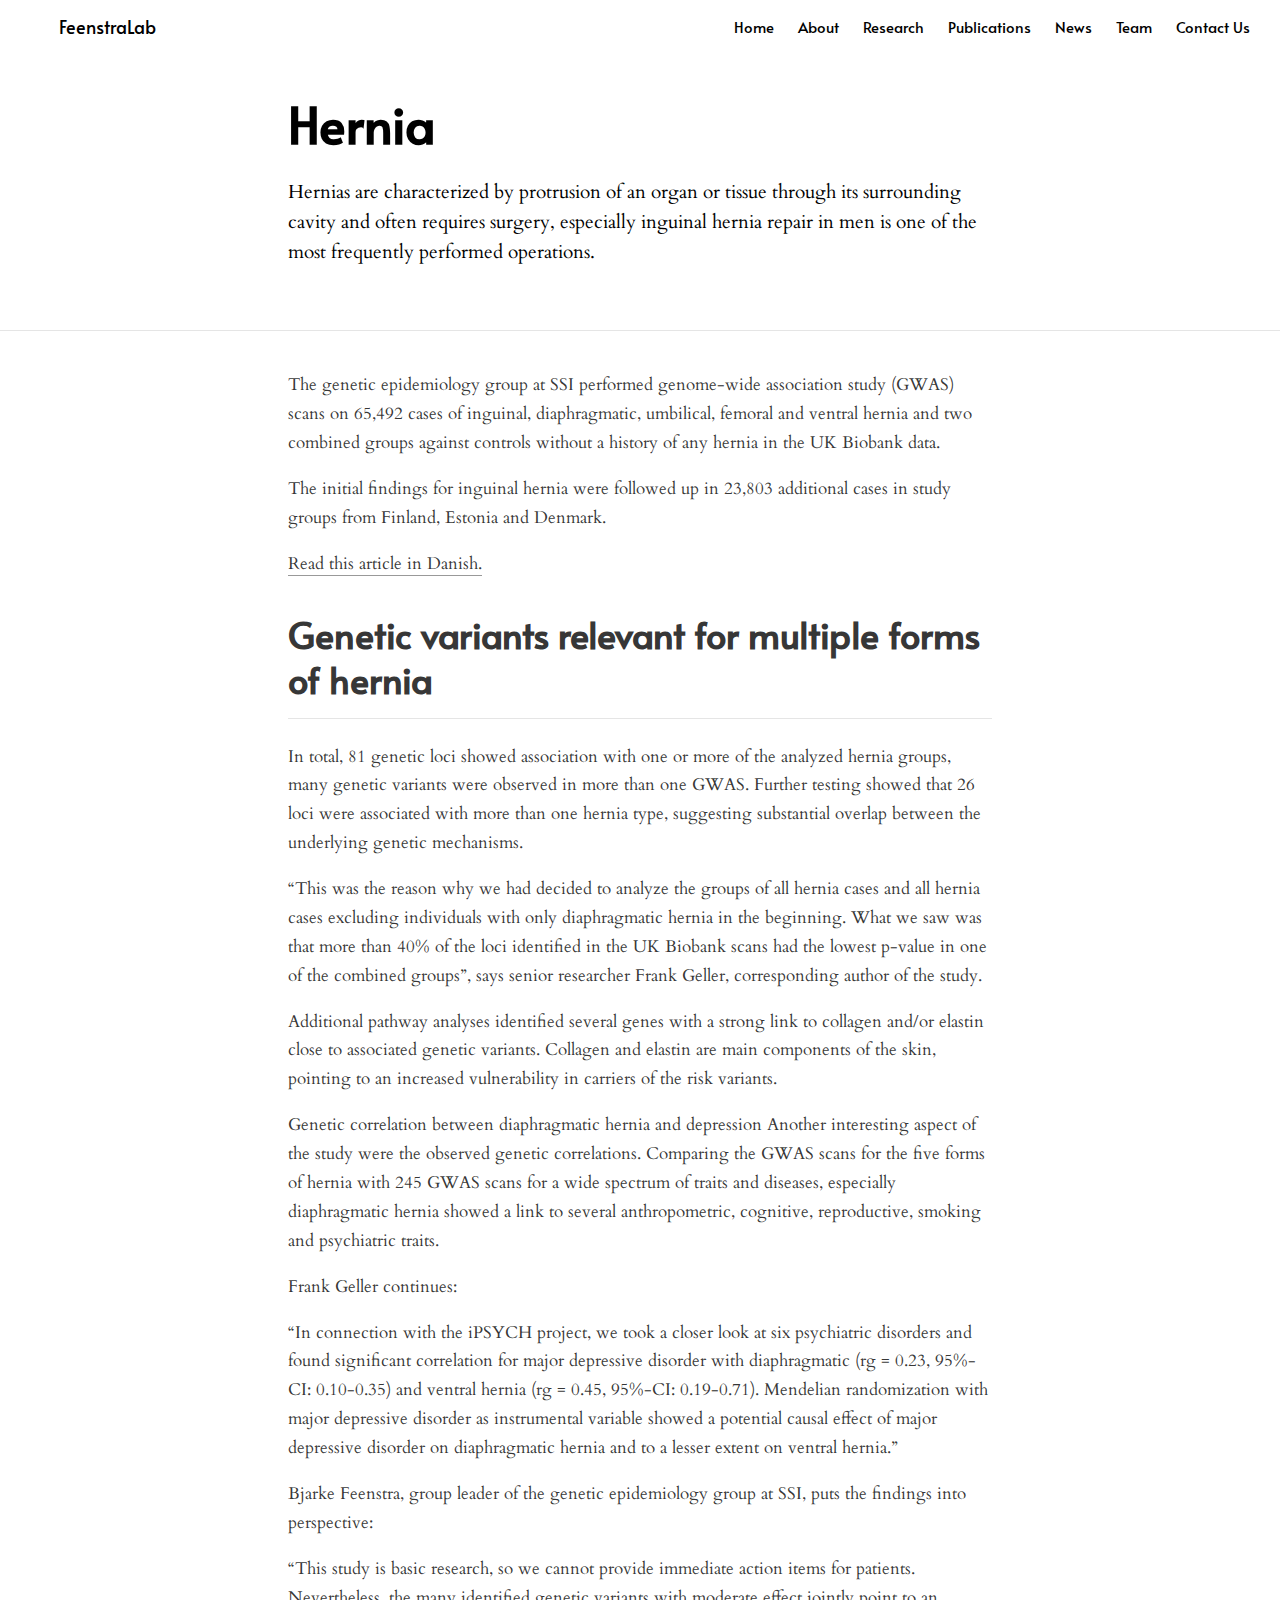
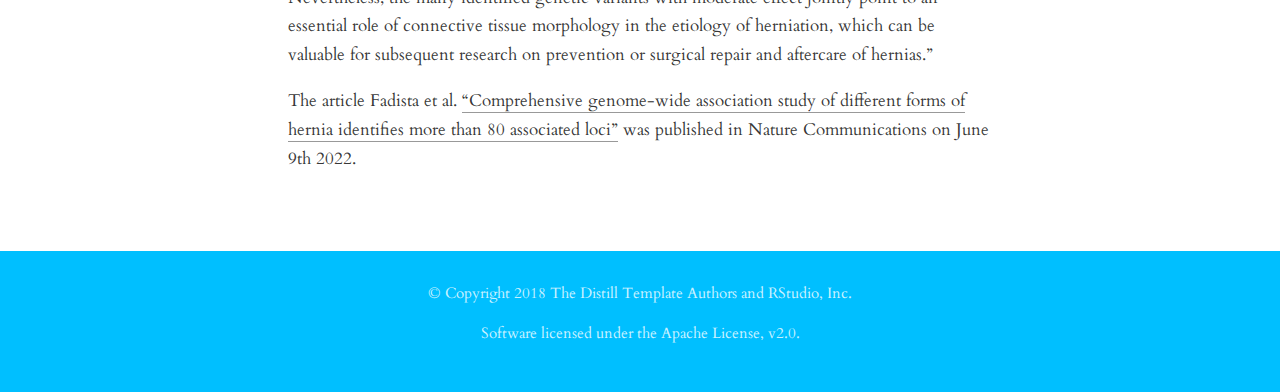
<file: posts/2022-08-24-hernia/index.html>
<!DOCTYPE html>

<html xmlns="http://www.w3.org/1999/xhtml" lang="" xml:lang="">

<head>
  <meta charset="utf-8"/>
  <meta name="viewport" content="width=device-width, initial-scale=1"/>
  <meta http-equiv="X-UA-Compatible" content="IE=Edge,chrome=1"/>
  <meta name="generator" content="distill" />

  <style type="text/css">
  /* Hide doc at startup (prevent jankiness while JS renders/transforms) */
  body {
    visibility: hidden;
  }
  </style>

 <!--radix_placeholder_import_source-->
 <!--/radix_placeholder_import_source-->

<style type="text/css">code{white-space: pre;}</style>
<style type="text/css" data-origin="pandoc">
pre > code.sourceCode { white-space: pre; position: relative; }
pre > code.sourceCode > span { display: inline-block; line-height: 1.25; }
pre > code.sourceCode > span:empty { height: 1.2em; }
.sourceCode { overflow: visible; }
code.sourceCode > span { color: inherit; text-decoration: inherit; }
div.sourceCode { margin: 1em 0; }
pre.sourceCode { margin: 0; }
@media screen {
div.sourceCode { overflow: auto; }
}
@media print {
pre > code.sourceCode { white-space: pre-wrap; }
pre > code.sourceCode > span { text-indent: -5em; padding-left: 5em; }
}
pre.numberSource code
  { counter-reset: source-line 0; }
pre.numberSource code > span
  { position: relative; left: -4em; counter-increment: source-line; }
pre.numberSource code > span > a:first-child::before
  { content: counter(source-line);
    position: relative; left: -1em; text-align: right; vertical-align: baseline;
    border: none; display: inline-block;
    -webkit-touch-callout: none; -webkit-user-select: none;
    -khtml-user-select: none; -moz-user-select: none;
    -ms-user-select: none; user-select: none;
    padding: 0 4px; width: 4em;
    color: #aaaaaa;
  }
pre.numberSource { margin-left: 3em; border-left: 1px solid #aaaaaa;  padding-left: 4px; }
div.sourceCode
  {   }
@media screen {
pre > code.sourceCode > span > a:first-child::before { text-decoration: underline; }
}
code span.al { color: #ad0000; } /* Alert */
code span.an { color: #5e5e5e; } /* Annotation */
code span.at { } /* Attribute */
code span.bn { color: #ad0000; } /* BaseN */
code span.bu { } /* BuiltIn */
code span.cf { color: #007ba5; } /* ControlFlow */
code span.ch { color: #20794d; } /* Char */
code span.cn { color: #8f5902; } /* Constant */
code span.co { color: #5e5e5e; } /* Comment */
code span.cv { color: #5e5e5e; font-style: italic; } /* CommentVar */
code span.do { color: #5e5e5e; font-style: italic; } /* Documentation */
code span.dt { color: #ad0000; } /* DataType */
code span.dv { color: #ad0000; } /* DecVal */
code span.er { color: #ad0000; } /* Error */
code span.ex { } /* Extension */
code span.fl { color: #ad0000; } /* Float */
code span.fu { color: #4758ab; } /* Function */
code span.im { } /* Import */
code span.in { color: #5e5e5e; } /* Information */
code span.kw { color: #007ba5; } /* Keyword */
code span.op { color: #5e5e5e; } /* Operator */
code span.ot { color: #007ba5; } /* Other */
code span.pp { color: #ad0000; } /* Preprocessor */
code span.sc { color: #5e5e5e; } /* SpecialChar */
code span.ss { color: #20794d; } /* SpecialString */
code span.st { color: #20794d; } /* String */
code span.va { color: #111111; } /* Variable */
code span.vs { color: #20794d; } /* VerbatimString */
code span.wa { color: #5e5e5e; font-style: italic; } /* Warning */
</style>


  <!--radix_placeholder_meta_tags-->
<title>FeenstraLab: Hernia</title>

<meta property="description" itemprop="description" content="Hernias are characterized by protrusion of an organ or tissue through its surrounding cavity and often requires surgery, especially inguinal hernia repair in men is one of the most frequently performed operations."/>

<link rel="canonical" href="https://feenstralab.github.io/posts/2022-08-24-hernia/"/>

<!--  https://schema.org/Article -->
<meta property="article:published" itemprop="datePublished" content="2022-08-24"/>
<meta property="article:created" itemprop="dateCreated" content="2022-08-24"/>

<!--  https://developers.facebook.com/docs/sharing/webmasters#markup -->
<meta property="og:title" content="FeenstraLab: Hernia"/>
<meta property="og:type" content="article"/>
<meta property="og:description" content="Hernias are characterized by protrusion of an organ or tissue through its surrounding cavity and often requires surgery, especially inguinal hernia repair in men is one of the most frequently performed operations."/>
<meta property="og:url" content="https://feenstralab.github.io/posts/2022-08-24-hernia/"/>
<meta property="og:locale" content="en_US"/>
<meta property="og:site_name" content="FeenstraLab"/>

<!--  https://dev.twitter.com/cards/types/summary -->
<meta property="twitter:card" content="summary"/>
<meta property="twitter:title" content="FeenstraLab: Hernia"/>
<meta property="twitter:description" content="Hernias are characterized by protrusion of an organ or tissue through its surrounding cavity and often requires surgery, especially inguinal hernia repair in men is one of the most frequently performed operations."/>
<meta property="twitter:url" content="https://feenstralab.github.io/posts/2022-08-24-hernia/"/>

<!--/radix_placeholder_meta_tags-->
  <!--radix_placeholder_rmarkdown_metadata-->

<script type="text/json" id="radix-rmarkdown-metadata">
{"type":"list","attributes":{"names":{"type":"character","attributes":{},"value":["title","description","date","output","citation_url","canonical_url"]}},"value":[{"type":"character","attributes":{},"value":["Hernia"]},{"type":"character","attributes":{},"value":["Hernias are characterized by protrusion of an organ or tissue through its surrounding cavity and often requires surgery, especially inguinal hernia repair in men is one of the most frequently performed operations."]},{"type":"character","attributes":{},"value":["2022-08-24"]},{"type":"list","attributes":{"names":{"type":"character","attributes":{},"value":["distill::distill_article","theme"]}},"value":[{"type":"list","attributes":{"names":{"type":"character","attributes":{},"value":["self_contained"]}},"value":[{"type":"logical","attributes":{},"value":[false]}]},{"type":"character","attributes":{},"value":["tidy_color_test.css"]}]},{"type":"character","attributes":{},"value":["https://feenstralab.github.io/posts/2022-08-24-hernia/"]},{"type":"character","attributes":{},"value":["https://feenstralab.github.io/posts/2022-08-24-hernia/"]}]}
</script>
<!--/radix_placeholder_rmarkdown_metadata-->
  
  <script type="text/json" id="radix-resource-manifest">
  {"type":"character","attributes":{},"value":["hernia_files/anchor-4.2.2/anchor.min.js","hernia_files/bowser-1.9.3/bowser.min.js","hernia_files/distill-2.2.21/template.v2.js","hernia_files/header-attrs-2.11/header-attrs.js","hernia_files/jquery-3.6.0/jquery-3.6.0.js","hernia_files/jquery-3.6.0/jquery-3.6.0.min.js","hernia_files/jquery-3.6.0/jquery-3.6.0.min.map","hernia_files/popper-2.6.0/popper.min.js","hernia_files/tippy-6.2.7/tippy-bundle.umd.min.js","hernia_files/tippy-6.2.7/tippy-light-border.css","hernia_files/tippy-6.2.7/tippy.css","hernia_files/tippy-6.2.7/tippy.umd.min.js","hernia_files/webcomponents-2.0.0/webcomponents.js"]}
  </script>
  <!--radix_placeholder_navigation_in_header-->
<meta name="distill:offset" content="../.."/>

<script type="application/javascript">

  window.headroom_prevent_pin = false;

  window.document.addEventListener("DOMContentLoaded", function (event) {

    // initialize headroom for banner
    var header = $('header').get(0);
    var headerHeight = header.offsetHeight;
    var headroom = new Headroom(header, {
      tolerance: 5,
      onPin : function() {
        if (window.headroom_prevent_pin) {
          window.headroom_prevent_pin = false;
          headroom.unpin();
        }
      }
    });
    headroom.init();
    if(window.location.hash)
      headroom.unpin();
    $(header).addClass('headroom--transition');

    // offset scroll location for banner on hash change
    // (see: https://github.com/WickyNilliams/headroom.js/issues/38)
    window.addEventListener("hashchange", function(event) {
      window.scrollTo(0, window.pageYOffset - (headerHeight + 25));
    });

    // responsive menu
    $('.distill-site-header').each(function(i, val) {
      var topnav = $(this);
      var toggle = topnav.find('.nav-toggle');
      toggle.on('click', function() {
        topnav.toggleClass('responsive');
      });
    });

    // nav dropdowns
    $('.nav-dropbtn').click(function(e) {
      $(this).next('.nav-dropdown-content').toggleClass('nav-dropdown-active');
      $(this).parent().siblings('.nav-dropdown')
         .children('.nav-dropdown-content').removeClass('nav-dropdown-active');
    });
    $("body").click(function(e){
      $('.nav-dropdown-content').removeClass('nav-dropdown-active');
    });
    $(".nav-dropdown").click(function(e){
      e.stopPropagation();
    });
  });
</script>

<style type="text/css">

/* Theme (user-documented overrideables for nav appearance) */

.distill-site-nav {
  color: rgba(255, 255, 255, 0.8);
  background-color: #0F2E3D;
  font-size: 15px;
  font-weight: 300;
}

.distill-site-nav a {
  color: inherit;
  text-decoration: none;
}

.distill-site-nav a:hover {
  color: white;
}

@media print {
  .distill-site-nav {
    display: none;
  }
}

.distill-site-header {

}

.distill-site-footer {

}


/* Site Header */

.distill-site-header {
  width: 100%;
  box-sizing: border-box;
  z-index: 3;
}

.distill-site-header .nav-left {
  display: inline-block;
  margin-left: 8px;
}

@media screen and (max-width: 768px) {
  .distill-site-header .nav-left {
    margin-left: 0;
  }
}


.distill-site-header .nav-right {
  float: right;
  margin-right: 8px;
}

.distill-site-header a,
.distill-site-header .title {
  display: inline-block;
  text-align: center;
  padding: 14px 10px 14px 10px;
}

.distill-site-header .title {
  font-size: 18px;
  min-width: 150px;
}

.distill-site-header .logo {
  padding: 0;
}

.distill-site-header .logo img {
  display: none;
  max-height: 20px;
  width: auto;
  margin-bottom: -4px;
}

.distill-site-header .nav-image img {
  max-height: 18px;
  width: auto;
  display: inline-block;
  margin-bottom: -3px;
}



@media screen and (min-width: 1000px) {
  .distill-site-header .logo img {
    display: inline-block;
  }
  .distill-site-header .nav-left {
    margin-left: 20px;
  }
  .distill-site-header .nav-right {
    margin-right: 20px;
  }
  .distill-site-header .title {
    padding-left: 12px;
  }
}


.distill-site-header .nav-toggle {
  display: none;
}

.nav-dropdown {
  display: inline-block;
  position: relative;
}

.nav-dropdown .nav-dropbtn {
  border: none;
  outline: none;
  color: rgba(255, 255, 255, 0.8);
  padding: 16px 10px;
  background-color: transparent;
  font-family: inherit;
  font-size: inherit;
  font-weight: inherit;
  margin: 0;
  margin-top: 1px;
  z-index: 2;
}

.nav-dropdown-content {
  display: none;
  position: absolute;
  background-color: white;
  min-width: 200px;
  border: 1px solid rgba(0,0,0,0.15);
  border-radius: 4px;
  box-shadow: 0px 8px 16px 0px rgba(0,0,0,0.1);
  z-index: 1;
  margin-top: 2px;
  white-space: nowrap;
  padding-top: 4px;
  padding-bottom: 4px;
}

.nav-dropdown-content hr {
  margin-top: 4px;
  margin-bottom: 4px;
  border: none;
  border-bottom: 1px solid rgba(0, 0, 0, 0.1);
}

.nav-dropdown-active {
  display: block;
}

.nav-dropdown-content a, .nav-dropdown-content .nav-dropdown-header {
  color: black;
  padding: 6px 24px;
  text-decoration: none;
  display: block;
  text-align: left;
}

.nav-dropdown-content .nav-dropdown-header {
  display: block;
  padding: 5px 24px;
  padding-bottom: 0;
  text-transform: uppercase;
  font-size: 14px;
  color: #999999;
  white-space: nowrap;
}

.nav-dropdown:hover .nav-dropbtn {
  color: white;
}

.nav-dropdown-content a:hover {
  background-color: #ddd;
  color: black;
}

.nav-right .nav-dropdown-content {
  margin-left: -45%;
  right: 0;
}

@media screen and (max-width: 768px) {
  .distill-site-header a, .distill-site-header .nav-dropdown  {display: none;}
  .distill-site-header a.nav-toggle {
    float: right;
    display: block;
  }
  .distill-site-header .title {
    margin-left: 0;
  }
  .distill-site-header .nav-right {
    margin-right: 0;
  }
  .distill-site-header {
    overflow: hidden;
  }
  .nav-right .nav-dropdown-content {
    margin-left: 0;
  }
}


@media screen and (max-width: 768px) {
  .distill-site-header.responsive {position: relative; min-height: 500px; }
  .distill-site-header.responsive a.nav-toggle {
    position: absolute;
    right: 0;
    top: 0;
  }
  .distill-site-header.responsive a,
  .distill-site-header.responsive .nav-dropdown {
    display: block;
    text-align: left;
  }
  .distill-site-header.responsive .nav-left,
  .distill-site-header.responsive .nav-right {
    width: 100%;
  }
  .distill-site-header.responsive .nav-dropdown {float: none;}
  .distill-site-header.responsive .nav-dropdown-content {position: relative;}
  .distill-site-header.responsive .nav-dropdown .nav-dropbtn {
    display: block;
    width: 100%;
    text-align: left;
  }
}

/* Site Footer */

.distill-site-footer {
  width: 100%;
  overflow: hidden;
  box-sizing: border-box;
  z-index: 3;
  margin-top: 30px;
  padding-top: 30px;
  padding-bottom: 30px;
  text-align: center;
}

/* Headroom */

d-title {
  padding-top: 6rem;
}

@media print {
  d-title {
    padding-top: 4rem;
  }
}

.headroom {
  z-index: 1000;
  position: fixed;
  top: 0;
  left: 0;
  right: 0;
}

.headroom--transition {
  transition: all .4s ease-in-out;
}

.headroom--unpinned {
  top: -100px;
}

.headroom--pinned {
  top: 0;
}

/* adjust viewport for navbar height */
/* helps vertically center bootstrap (non-distill) content */
.min-vh-100 {
  min-height: calc(100vh - 100px) !important;
}

</style>

<script src="../../site_libs/jquery-3.6.0/jquery-3.6.0.min.js"></script>
<link href="../../site_libs/font-awesome-5.1.0/css/all.css" rel="stylesheet"/>
<link href="../../site_libs/font-awesome-5.1.0/css/v4-shims.css" rel="stylesheet"/>
<script src="../../site_libs/headroom-0.9.4/headroom.min.js"></script>
<!--/radix_placeholder_navigation_in_header-->
  <!--radix_placeholder_distill-->

<style type="text/css">

body {
  background-color: white;
}

.pandoc-table {
  width: 100%;
}

.pandoc-table>caption {
  margin-bottom: 10px;
}

.pandoc-table th:not([align]) {
  text-align: left;
}

.pagedtable-footer {
  font-size: 15px;
}

d-byline .byline {
  grid-template-columns: 2fr 2fr;
}

d-byline .byline h3 {
  margin-block-start: 1.5em;
}

d-byline .byline .authors-affiliations h3 {
  margin-block-start: 0.5em;
}

.authors-affiliations .orcid-id {
  width: 16px;
  height:16px;
  margin-left: 4px;
  margin-right: 4px;
  vertical-align: middle;
  padding-bottom: 2px;
}

d-title .dt-tags {
  margin-top: 1em;
  grid-column: text;
}

.dt-tags .dt-tag {
  text-decoration: none;
  display: inline-block;
  color: rgba(0,0,0,0.6);
  padding: 0em 0.4em;
  margin-right: 0.5em;
  margin-bottom: 0.4em;
  font-size: 70%;
  border: 1px solid rgba(0,0,0,0.2);
  border-radius: 3px;
  text-transform: uppercase;
  font-weight: 500;
}

d-article table.gt_table td,
d-article table.gt_table th {
  border-bottom: none;
  font-size: 100%;
}

.html-widget {
  margin-bottom: 2.0em;
}

.l-screen-inset {
  padding-right: 16px;
}

.l-screen .caption {
  margin-left: 10px;
}

.shaded {
  background: rgb(247, 247, 247);
  padding-top: 20px;
  padding-bottom: 20px;
  border-top: 1px solid rgba(0, 0, 0, 0.1);
  border-bottom: 1px solid rgba(0, 0, 0, 0.1);
}

.shaded .html-widget {
  margin-bottom: 0;
  border: 1px solid rgba(0, 0, 0, 0.1);
}

.shaded .shaded-content {
  background: white;
}

.text-output {
  margin-top: 0;
  line-height: 1.5em;
}

.hidden {
  display: none !important;
}

d-article {
  padding-top: 2.5rem;
  padding-bottom: 30px;
}

d-appendix {
  padding-top: 30px;
}

d-article>p>img {
  width: 100%;
}

d-article h2 {
  margin: 1rem 0 1.5rem 0;
}

d-article h3 {
  margin-top: 1.5rem;
}

d-article iframe {
  border: 1px solid rgba(0, 0, 0, 0.1);
  margin-bottom: 2.0em;
  width: 100%;
}

/* Tweak code blocks */

d-article div.sourceCode code,
d-article pre code {
  font-family: Consolas, Monaco, 'Andale Mono', 'Ubuntu Mono', monospace;
}

d-article pre,
d-article div.sourceCode,
d-article div.sourceCode pre {
  overflow: auto;
}

d-article div.sourceCode {
  background-color: white;
}

d-article div.sourceCode pre {
  padding-left: 10px;
  font-size: 12px;
  border-left: 2px solid rgba(0,0,0,0.1);
}

d-article pre {
  font-size: 12px;
  color: black;
  background: none;
  margin-top: 0;
  text-align: left;
  white-space: pre;
  word-spacing: normal;
  word-break: normal;
  word-wrap: normal;
  line-height: 1.5;

  -moz-tab-size: 4;
  -o-tab-size: 4;
  tab-size: 4;

  -webkit-hyphens: none;
  -moz-hyphens: none;
  -ms-hyphens: none;
  hyphens: none;
}

d-article pre a {
  border-bottom: none;
}

d-article pre a:hover {
  border-bottom: none;
  text-decoration: underline;
}

d-article details {
  grid-column: text;
  margin-bottom: 0.8em;
}

@media(min-width: 768px) {

d-article pre,
d-article div.sourceCode,
d-article div.sourceCode pre {
  overflow: visible !important;
}

d-article div.sourceCode pre {
  padding-left: 18px;
  font-size: 14px;
}

d-article pre {
  font-size: 14px;
}

}

figure img.external {
  background: white;
  border: 1px solid rgba(0, 0, 0, 0.1);
  box-shadow: 0 1px 8px rgba(0, 0, 0, 0.1);
  padding: 18px;
  box-sizing: border-box;
}

/* CSS for d-contents */

.d-contents {
  grid-column: text;
  color: rgba(0,0,0,0.8);
  font-size: 0.9em;
  padding-bottom: 1em;
  margin-bottom: 1em;
  padding-bottom: 0.5em;
  margin-bottom: 1em;
  padding-left: 0.25em;
  justify-self: start;
}

@media(min-width: 1000px) {
  .d-contents.d-contents-float {
    height: 0;
    grid-column-start: 1;
    grid-column-end: 4;
    justify-self: center;
    padding-right: 3em;
    padding-left: 2em;
  }
}

.d-contents nav h3 {
  font-size: 18px;
  margin-top: 0;
  margin-bottom: 1em;
}

.d-contents li {
  list-style-type: none
}

.d-contents nav > ul {
  padding-left: 0;
}

.d-contents ul {
  padding-left: 1em
}

.d-contents nav ul li {
  margin-top: 0.6em;
  margin-bottom: 0.2em;
}

.d-contents nav a {
  font-size: 13px;
  border-bottom: none;
  text-decoration: none
  color: rgba(0, 0, 0, 0.8);
}

.d-contents nav a:hover {
  text-decoration: underline solid rgba(0, 0, 0, 0.6)
}

.d-contents nav > ul > li > a {
  font-weight: 600;
}

.d-contents nav > ul > li > ul {
  font-weight: inherit;
}

.d-contents nav > ul > li > ul > li {
  margin-top: 0.2em;
}


.d-contents nav ul {
  margin-top: 0;
  margin-bottom: 0.25em;
}

.d-article-with-toc h2:nth-child(2) {
  margin-top: 0;
}


/* Figure */

.figure {
  position: relative;
  margin-bottom: 2.5em;
  margin-top: 1.5em;
}

.figure .caption {
  color: rgba(0, 0, 0, 0.6);
  font-size: 12px;
  line-height: 1.5em;
}

.figure img.external {
  background: white;
  border: 1px solid rgba(0, 0, 0, 0.1);
  box-shadow: 0 1px 8px rgba(0, 0, 0, 0.1);
  padding: 18px;
  box-sizing: border-box;
}

.figure .caption a {
  color: rgba(0, 0, 0, 0.6);
}

.figure .caption b,
.figure .caption strong, {
  font-weight: 600;
  color: rgba(0, 0, 0, 1.0);
}

/* Citations */

d-article .citation {
  color: inherit;
  cursor: inherit;
}

div.hanging-indent{
  margin-left: 1em; text-indent: -1em;
}

/* Citation hover box */

.tippy-box[data-theme~=light-border] {
  background-color: rgba(250, 250, 250, 0.95);
}

.tippy-content > p {
  margin-bottom: 0;
  padding: 2px;
}


/* Tweak 1000px media break to show more text */

@media(min-width: 1000px) {
  .base-grid,
  distill-header,
  d-title,
  d-abstract,
  d-article,
  d-appendix,
  distill-appendix,
  d-byline,
  d-footnote-list,
  d-citation-list,
  distill-footer {
    grid-template-columns: [screen-start] 1fr [page-start kicker-start] 80px [middle-start] 50px [text-start kicker-end] 65px 65px 65px 65px 65px 65px 65px 65px [text-end gutter-start] 65px [middle-end] 65px [page-end gutter-end] 1fr [screen-end];
    grid-column-gap: 16px;
  }

  .grid {
    grid-column-gap: 16px;
  }

  d-article {
    font-size: 1.06rem;
    line-height: 1.7em;
  }
  figure .caption, .figure .caption, figure figcaption {
    font-size: 13px;
  }
}

@media(min-width: 1180px) {
  .base-grid,
  distill-header,
  d-title,
  d-abstract,
  d-article,
  d-appendix,
  distill-appendix,
  d-byline,
  d-footnote-list,
  d-citation-list,
  distill-footer {
    grid-template-columns: [screen-start] 1fr [page-start kicker-start] 60px [middle-start] 60px [text-start kicker-end] 60px 60px 60px 60px 60px 60px 60px 60px [text-end gutter-start] 60px [middle-end] 60px [page-end gutter-end] 1fr [screen-end];
    grid-column-gap: 32px;
  }

  .grid {
    grid-column-gap: 32px;
  }
}


/* Get the citation styles for the appendix (not auto-injected on render since
   we do our own rendering of the citation appendix) */

d-appendix .citation-appendix,
.d-appendix .citation-appendix {
  font-size: 11px;
  line-height: 15px;
  border-left: 1px solid rgba(0, 0, 0, 0.1);
  padding-left: 18px;
  border: 1px solid rgba(0,0,0,0.1);
  background: rgba(0, 0, 0, 0.02);
  padding: 10px 18px;
  border-radius: 3px;
  color: rgba(150, 150, 150, 1);
  overflow: hidden;
  margin-top: -12px;
  white-space: pre-wrap;
  word-wrap: break-word;
}

/* Include appendix styles here so they can be overridden */

d-appendix {
  contain: layout style;
  font-size: 0.8em;
  line-height: 1.7em;
  margin-top: 60px;
  margin-bottom: 0;
  border-top: 1px solid rgba(0, 0, 0, 0.1);
  color: rgba(0,0,0,0.5);
  padding-top: 60px;
  padding-bottom: 48px;
}

d-appendix h3 {
  grid-column: page-start / text-start;
  font-size: 15px;
  font-weight: 500;
  margin-top: 1em;
  margin-bottom: 0;
  color: rgba(0,0,0,0.65);
}

d-appendix h3 + * {
  margin-top: 1em;
}

d-appendix ol {
  padding: 0 0 0 15px;
}

@media (min-width: 768px) {
  d-appendix ol {
    padding: 0 0 0 30px;
    margin-left: -30px;
  }
}

d-appendix li {
  margin-bottom: 1em;
}

d-appendix a {
  color: rgba(0, 0, 0, 0.6);
}

d-appendix > * {
  grid-column: text;
}

d-appendix > d-footnote-list,
d-appendix > d-citation-list,
d-appendix > distill-appendix {
  grid-column: screen;
}

/* Include footnote styles here so they can be overridden */

d-footnote-list {
  contain: layout style;
}

d-footnote-list > * {
  grid-column: text;
}

d-footnote-list a.footnote-backlink {
  color: rgba(0,0,0,0.3);
  padding-left: 0.5em;
}



/* Anchor.js */

.anchorjs-link {
  /*transition: all .25s linear; */
  text-decoration: none;
  border-bottom: none;
}
*:hover > .anchorjs-link {
  margin-left: -1.125em !important;
  text-decoration: none;
  border-bottom: none;
}

/* Social footer */

.social_footer {
  margin-top: 30px;
  margin-bottom: 0;
  color: rgba(0,0,0,0.67);
}

.disqus-comments {
  margin-right: 30px;
}

.disqus-comment-count {
  border-bottom: 1px solid rgba(0, 0, 0, 0.4);
  cursor: pointer;
}

#disqus_thread {
  margin-top: 30px;
}

.article-sharing a {
  border-bottom: none;
  margin-right: 8px;
}

.article-sharing a:hover {
  border-bottom: none;
}

.sidebar-section.subscribe {
  font-size: 12px;
  line-height: 1.6em;
}

.subscribe p {
  margin-bottom: 0.5em;
}


.article-footer .subscribe {
  font-size: 15px;
  margin-top: 45px;
}


.sidebar-section.custom {
  font-size: 12px;
  line-height: 1.6em;
}

.custom p {
  margin-bottom: 0.5em;
}

/* Styles for listing layout (hide title) */
.layout-listing d-title, .layout-listing .d-title {
  display: none;
}

/* Styles for posts lists (not auto-injected) */


.posts-with-sidebar {
  padding-left: 45px;
  padding-right: 45px;
}

.posts-list .description h2,
.posts-list .description p {
  font-family: -apple-system, BlinkMacSystemFont, "Segoe UI", Roboto, Oxygen, Ubuntu, Cantarell, "Fira Sans", "Droid Sans", "Helvetica Neue", Arial, sans-serif;
}

.posts-list .description h2 {
  font-weight: 700;
  border-bottom: none;
  padding-bottom: 0;
}

.posts-list h2.post-tag {
  border-bottom: 1px solid rgba(0, 0, 0, 0.2);
  padding-bottom: 12px;
}
.posts-list {
  margin-top: 60px;
  margin-bottom: 24px;
}

.posts-list .post-preview {
  text-decoration: none;
  overflow: hidden;
  display: block;
  border-bottom: 1px solid rgba(0, 0, 0, 0.1);
  padding: 24px 0;
}

.post-preview-last {
  border-bottom: none !important;
}

.posts-list .posts-list-caption {
  grid-column: screen;
  font-weight: 400;
}

.posts-list .post-preview h2 {
  margin: 0 0 6px 0;
  line-height: 1.2em;
  font-style: normal;
  font-size: 24px;
}

.posts-list .post-preview p {
  margin: 0 0 12px 0;
  line-height: 1.4em;
  font-size: 16px;
}

.posts-list .post-preview .thumbnail {
  box-sizing: border-box;
  margin-bottom: 24px;
  position: relative;
  max-width: 500px;
}
.posts-list .post-preview img {
  width: 100%;
  display: block;
}

.posts-list .metadata {
  font-size: 12px;
  line-height: 1.4em;
  margin-bottom: 18px;
}

.posts-list .metadata > * {
  display: inline-block;
}

.posts-list .metadata .publishedDate {
  margin-right: 2em;
}

.posts-list .metadata .dt-authors {
  display: block;
  margin-top: 0.3em;
  margin-right: 2em;
}

.posts-list .dt-tags {
  display: block;
  line-height: 1em;
}

.posts-list .dt-tags .dt-tag {
  display: inline-block;
  color: rgba(0,0,0,0.6);
  padding: 0.3em 0.4em;
  margin-right: 0.2em;
  margin-bottom: 0.4em;
  font-size: 60%;
  border: 1px solid rgba(0,0,0,0.2);
  border-radius: 3px;
  text-transform: uppercase;
  font-weight: 500;
}

.posts-list img {
  opacity: 1;
}

.posts-list img[data-src] {
  opacity: 0;
}

.posts-more {
  clear: both;
}


.posts-sidebar {
  font-size: 16px;
}

.posts-sidebar h3 {
  font-size: 16px;
  margin-top: 0;
  margin-bottom: 0.5em;
  font-weight: 400;
  text-transform: uppercase;
}

.sidebar-section {
  margin-bottom: 30px;
}

.categories ul {
  list-style-type: none;
  margin: 0;
  padding: 0;
}

.categories li {
  color: rgba(0, 0, 0, 0.8);
  margin-bottom: 0;
}

.categories li>a {
  border-bottom: none;
}

.categories li>a:hover {
  border-bottom: 1px solid rgba(0, 0, 0, 0.4);
}

.categories .active {
  font-weight: 600;
}

.categories .category-count {
  color: rgba(0, 0, 0, 0.4);
}


@media(min-width: 768px) {
  .posts-list .post-preview h2 {
    font-size: 26px;
  }
  .posts-list .post-preview .thumbnail {
    float: right;
    width: 30%;
    margin-bottom: 0;
  }
  .posts-list .post-preview .description {
    float: left;
    width: 45%;
  }
  .posts-list .post-preview .metadata {
    float: left;
    width: 20%;
    margin-top: 8px;
  }
  .posts-list .post-preview p {
    margin: 0 0 12px 0;
    line-height: 1.5em;
    font-size: 16px;
  }
  .posts-with-sidebar .posts-list {
    float: left;
    width: 75%;
  }
  .posts-with-sidebar .posts-sidebar {
    float: right;
    width: 20%;
    margin-top: 60px;
    padding-top: 24px;
    padding-bottom: 24px;
  }
}


/* Improve display for browsers without grid (IE/Edge <= 15) */

.downlevel {
  line-height: 1.6em;
  font-family: -apple-system, BlinkMacSystemFont, "Segoe UI", Roboto, Oxygen, Ubuntu, Cantarell, "Fira Sans", "Droid Sans", "Helvetica Neue", Arial, sans-serif;
  margin: 0;
}

.downlevel .d-title {
  padding-top: 6rem;
  padding-bottom: 1.5rem;
}

.downlevel .d-title h1 {
  font-size: 50px;
  font-weight: 700;
  line-height: 1.1em;
  margin: 0 0 0.5rem;
}

.downlevel .d-title p {
  font-weight: 300;
  font-size: 1.2rem;
  line-height: 1.55em;
  margin-top: 0;
}

.downlevel .d-byline {
  padding-top: 0.8em;
  padding-bottom: 0.8em;
  font-size: 0.8rem;
  line-height: 1.8em;
}

.downlevel .section-separator {
  border: none;
  border-top: 1px solid rgba(0, 0, 0, 0.1);
}

.downlevel .d-article {
  font-size: 1.06rem;
  line-height: 1.7em;
  padding-top: 1rem;
  padding-bottom: 2rem;
}


.downlevel .d-appendix {
  padding-left: 0;
  padding-right: 0;
  max-width: none;
  font-size: 0.8em;
  line-height: 1.7em;
  margin-bottom: 0;
  color: rgba(0,0,0,0.5);
  padding-top: 40px;
  padding-bottom: 48px;
}

.downlevel .footnotes ol {
  padding-left: 13px;
}

.downlevel .base-grid,
.downlevel .distill-header,
.downlevel .d-title,
.downlevel .d-abstract,
.downlevel .d-article,
.downlevel .d-appendix,
.downlevel .distill-appendix,
.downlevel .d-byline,
.downlevel .d-footnote-list,
.downlevel .d-citation-list,
.downlevel .distill-footer,
.downlevel .appendix-bottom,
.downlevel .posts-container {
  padding-left: 40px;
  padding-right: 40px;
}

@media(min-width: 768px) {
  .downlevel .base-grid,
  .downlevel .distill-header,
  .downlevel .d-title,
  .downlevel .d-abstract,
  .downlevel .d-article,
  .downlevel .d-appendix,
  .downlevel .distill-appendix,
  .downlevel .d-byline,
  .downlevel .d-footnote-list,
  .downlevel .d-citation-list,
  .downlevel .distill-footer,
  .downlevel .appendix-bottom,
  .downlevel .posts-container {
  padding-left: 150px;
  padding-right: 150px;
  max-width: 900px;
}
}

.downlevel pre code {
  display: block;
  border-left: 2px solid rgba(0, 0, 0, .1);
  padding: 0 0 0 20px;
  font-size: 14px;
}

.downlevel code, .downlevel pre {
  color: black;
  background: none;
  font-family: Consolas, Monaco, 'Andale Mono', 'Ubuntu Mono', monospace;
  text-align: left;
  white-space: pre;
  word-spacing: normal;
  word-break: normal;
  word-wrap: normal;
  line-height: 1.5;

  -moz-tab-size: 4;
  -o-tab-size: 4;
  tab-size: 4;

  -webkit-hyphens: none;
  -moz-hyphens: none;
  -ms-hyphens: none;
  hyphens: none;
}

.downlevel .posts-list .post-preview {
  color: inherit;
}



</style>

<script type="application/javascript">

function is_downlevel_browser() {
  if (bowser.isUnsupportedBrowser({ msie: "12", msedge: "16"},
                                 window.navigator.userAgent)) {
    return true;
  } else {
    return window.load_distill_framework === undefined;
  }
}

// show body when load is complete
function on_load_complete() {

  // add anchors
  if (window.anchors) {
    window.anchors.options.placement = 'left';
    window.anchors.add('d-article > h2, d-article > h3, d-article > h4, d-article > h5');
  }


  // set body to visible
  document.body.style.visibility = 'visible';

  // force redraw for leaflet widgets
  if (window.HTMLWidgets) {
    var maps = window.HTMLWidgets.findAll(".leaflet");
    $.each(maps, function(i, el) {
      var map = this.getMap();
      map.invalidateSize();
      map.eachLayer(function(layer) {
        if (layer instanceof L.TileLayer)
          layer.redraw();
      });
    });
  }

  // trigger 'shown' so htmlwidgets resize
  $('d-article').trigger('shown');
}

function init_distill() {

  init_common();

  // create front matter
  var front_matter = $('<d-front-matter></d-front-matter>');
  $('#distill-front-matter').wrap(front_matter);

  // create d-title
  $('.d-title').changeElementType('d-title');

  // create d-byline
  var byline = $('<d-byline></d-byline>');
  $('.d-byline').replaceWith(byline);

  // create d-article
  var article = $('<d-article></d-article>');
  $('.d-article').wrap(article).children().unwrap();

  // move posts container into article
  $('.posts-container').appendTo($('d-article'));

  // create d-appendix
  $('.d-appendix').changeElementType('d-appendix');

  // flag indicating that we have appendix items
  var appendix = $('.appendix-bottom').children('h3').length > 0;

  // replace footnotes with <d-footnote>
  $('.footnote-ref').each(function(i, val) {
    appendix = true;
    var href = $(this).attr('href');
    var id = href.replace('#', '');
    var fn = $('#' + id);
    var fn_p = $('#' + id + '>p');
    fn_p.find('.footnote-back').remove();
    var text = fn_p.html();
    var dtfn = $('<d-footnote></d-footnote>');
    dtfn.html(text);
    $(this).replaceWith(dtfn);
  });
  // remove footnotes
  $('.footnotes').remove();

  // move refs into #references-listing
  $('#references-listing').replaceWith($('#refs'));

  $('h1.appendix, h2.appendix').each(function(i, val) {
    $(this).changeElementType('h3');
  });
  $('h3.appendix').each(function(i, val) {
    var id = $(this).attr('id');
    $('.d-contents a[href="#' + id + '"]').parent().remove();
    appendix = true;
    $(this).nextUntil($('h1, h2, h3')).addBack().appendTo($('d-appendix'));
  });

  // show d-appendix if we have appendix content
  $("d-appendix").css('display', appendix ? 'grid' : 'none');

  // localize layout chunks to just output
  $('.layout-chunk').each(function(i, val) {

    // capture layout
    var layout = $(this).attr('data-layout');

    // apply layout to markdown level block elements
    var elements = $(this).children().not('details, div.sourceCode, pre, script');
    elements.each(function(i, el) {
      var layout_div = $('<div class="' + layout + '"></div>');
      if (layout_div.hasClass('shaded')) {
        var shaded_content = $('<div class="shaded-content"></div>');
        $(this).wrap(shaded_content);
        $(this).parent().wrap(layout_div);
      } else {
        $(this).wrap(layout_div);
      }
    });


    // unwrap the layout-chunk div
    $(this).children().unwrap();
  });

  // remove code block used to force  highlighting css
  $('.distill-force-highlighting-css').parent().remove();

  // remove empty line numbers inserted by pandoc when using a
  // custom syntax highlighting theme
  $('code.sourceCode a:empty').remove();

  // load distill framework
  load_distill_framework();

  // wait for window.distillRunlevel == 4 to do post processing
  function distill_post_process() {

    if (!window.distillRunlevel || window.distillRunlevel < 4)
      return;

    // hide author/affiliations entirely if we have no authors
    var front_matter = JSON.parse($("#distill-front-matter").html());
    var have_authors = front_matter.authors && front_matter.authors.length > 0;
    if (!have_authors)
      $('d-byline').addClass('hidden');

    // article with toc class
    $('.d-contents').parent().addClass('d-article-with-toc');

    // strip links that point to #
    $('.authors-affiliations').find('a[href="#"]').removeAttr('href');

    // add orcid ids
    $('.authors-affiliations').find('.author').each(function(i, el) {
      var orcid_id = front_matter.authors[i].orcidID;
      if (orcid_id) {
        var a = $('<a></a>');
        a.attr('href', 'https://orcid.org/' + orcid_id);
        var img = $('<img></img>');
        img.addClass('orcid-id');
        img.attr('alt', 'ORCID ID');
        img.attr('src','[data-uri]');
        a.append(img);
        $(this).append(a);
      }
    });

    // hide elements of author/affiliations grid that have no value
    function hide_byline_column(caption) {
      $('d-byline').find('h3:contains("' + caption + '")').parent().css('visibility', 'hidden');
    }

    // affiliations
    var have_affiliations = false;
    for (var i = 0; i<front_matter.authors.length; ++i) {
      var author = front_matter.authors[i];
      if (author.affiliation !== "&nbsp;") {
        have_affiliations = true;
        break;
      }
    }
    if (!have_affiliations)
      $('d-byline').find('h3:contains("Affiliations")').css('visibility', 'hidden');

    // published date
    if (!front_matter.publishedDate)
      hide_byline_column("Published");

    // document object identifier
    var doi = $('d-byline').find('h3:contains("DOI")');
    var doi_p = doi.next().empty();
    if (!front_matter.doi) {
      // if we have a citation and valid citationText then link to that
      if ($('#citation').length > 0 && front_matter.citationText) {
        doi.html('Citation');
        $('<a href="#citation"></a>')
          .text(front_matter.citationText)
          .appendTo(doi_p);
      } else {
        hide_byline_column("DOI");
      }
    } else {
      $('<a></a>')
         .attr('href', "https://doi.org/" + front_matter.doi)
         .html(front_matter.doi)
         .appendTo(doi_p);
    }

     // change plural form of authors/affiliations
    if (front_matter.authors.length === 1) {
      var grid = $('.authors-affiliations');
      grid.children('h3:contains("Authors")').text('Author');
      grid.children('h3:contains("Affiliations")').text('Affiliation');
    }

    // remove d-appendix and d-footnote-list local styles
    $('d-appendix > style:first-child').remove();
    $('d-footnote-list > style:first-child').remove();

    // move appendix-bottom entries to the bottom
    $('.appendix-bottom').appendTo('d-appendix').children().unwrap();
    $('.appendix-bottom').remove();

    // hoverable references
    $('span.citation[data-cites]').each(function() {
      const citeChild = $(this).children()[0]
      // Do not process if @xyz has been used without escaping and without bibliography activated
      // https://github.com/rstudio/distill/issues/466
      if (citeChild === undefined) return true

      if (citeChild.nodeName == "D-FOOTNOTE") {
        var fn = citeChild
        $(this).html(fn.shadowRoot.querySelector("sup"))
        $(this).id = fn.id
        fn.remove()
      }
      var refs = $(this).attr('data-cites').split(" ");
      var refHtml = refs.map(function(ref) {
        // Could use CSS.escape too here, we insure backward compatibility in navigator
        return "<p>" + $('div[id="ref-' + ref + '"]').html() + "</p>";
      }).join("\n");
      window.tippy(this, {
        allowHTML: true,
        content: refHtml,
        maxWidth: 500,
        interactive: true,
        interactiveBorder: 10,
        theme: 'light-border',
        placement: 'bottom-start'
      });
    });

    // fix footnotes in tables (#411)
    // replacing broken distill.pub feature
    $('table d-footnote').each(function() {
      // we replace internal showAtNode methode which is triggered when hovering a footnote
      this.hoverBox.showAtNode = function(node) {
        // ported from https://github.com/distillpub/template/pull/105/files
        calcOffset = function(elem) {
            let x = elem.offsetLeft;
            let y = elem.offsetTop;
            // Traverse upwards until an `absolute` element is found or `elem`
            // becomes null.
            while (elem = elem.offsetParent && elem.style.position != 'absolute') {
                x += elem.offsetLeft;
                y += elem.offsetTop;
            }

            return { left: x, top: y };
        }
        // https://developer.mozilla.org/en-US/docs/Web/API/HTMLElement/offsetTop
        const bbox = node.getBoundingClientRect();
        const offset = calcOffset(node);
        this.show([offset.left + bbox.width, offset.top + bbox.height]);
      }
    })

    // clear polling timer
    clearInterval(tid);

    // show body now that everything is ready
    on_load_complete();
  }

  var tid = setInterval(distill_post_process, 50);
  distill_post_process();

}

function init_downlevel() {

  init_common();

   // insert hr after d-title
  $('.d-title').after($('<hr class="section-separator"/>'));

  // check if we have authors
  var front_matter = JSON.parse($("#distill-front-matter").html());
  var have_authors = front_matter.authors && front_matter.authors.length > 0;

  // manage byline/border
  if (!have_authors)
    $('.d-byline').remove();
  $('.d-byline').after($('<hr class="section-separator"/>'));
  $('.d-byline a').remove();

  // remove toc
  $('.d-contents').remove();

  // move appendix elements
  $('h1.appendix, h2.appendix').each(function(i, val) {
    $(this).changeElementType('h3');
  });
  $('h3.appendix').each(function(i, val) {
    $(this).nextUntil($('h1, h2, h3')).addBack().appendTo($('.d-appendix'));
  });


  // inject headers into references and footnotes
  var refs_header = $('<h3></h3>');
  refs_header.text('References');
  $('#refs').prepend(refs_header);

  var footnotes_header = $('<h3></h3');
  footnotes_header.text('Footnotes');
  $('.footnotes').children('hr').first().replaceWith(footnotes_header);

  // move appendix-bottom entries to the bottom
  $('.appendix-bottom').appendTo('.d-appendix').children().unwrap();
  $('.appendix-bottom').remove();

  // remove appendix if it's empty
  if ($('.d-appendix').children().length === 0)
    $('.d-appendix').remove();

  // prepend separator above appendix
  $('.d-appendix').before($('<hr class="section-separator" style="clear: both"/>'));

  // trim code
  $('pre>code').each(function(i, val) {
    $(this).html($.trim($(this).html()));
  });

  // move posts-container right before article
  $('.posts-container').insertBefore($('.d-article'));

  $('body').addClass('downlevel');

  on_load_complete();
}


function init_common() {

  // jquery plugin to change element types
  (function($) {
    $.fn.changeElementType = function(newType) {
      var attrs = {};

      $.each(this[0].attributes, function(idx, attr) {
        attrs[attr.nodeName] = attr.nodeValue;
      });

      this.replaceWith(function() {
        return $("<" + newType + "/>", attrs).append($(this).contents());
      });
    };
  })(jQuery);

  // prevent underline for linked images
  $('a > img').parent().css({'border-bottom' : 'none'});

  // mark non-body figures created by knitr chunks as 100% width
  $('.layout-chunk').each(function(i, val) {
    var figures = $(this).find('img, .html-widget');
    // ignore leaflet img layers (#106)
    figures = figures.filter(':not(img[class*="leaflet"])')
    if ($(this).attr('data-layout') !== "l-body") {
      figures.css('width', '100%');
    } else {
      figures.css('max-width', '100%');
      figures.filter("[width]").each(function(i, val) {
        var fig = $(this);
        fig.css('width', fig.attr('width') + 'px');
      });

    }
  });

  // auto-append index.html to post-preview links in file: protocol
  // and in rstudio ide preview
  $('.post-preview').each(function(i, val) {
    if (window.location.protocol === "file:")
      $(this).attr('href', $(this).attr('href') + "index.html");
  });

  // get rid of index.html references in header
  if (window.location.protocol !== "file:") {
    $('.distill-site-header a[href]').each(function(i,val) {
      $(this).attr('href', $(this).attr('href').replace(/^index[.]html/, "./"));
    });
  }

  // add class to pandoc style tables
  $('tr.header').parent('thead').parent('table').addClass('pandoc-table');
  $('.kable-table').children('table').addClass('pandoc-table');

  // add figcaption style to table captions
  $('caption').parent('table').addClass("figcaption");

  // initialize posts list
  if (window.init_posts_list)
    window.init_posts_list();

  // implmement disqus comment link
  $('.disqus-comment-count').click(function() {
    window.headroom_prevent_pin = true;
    $('#disqus_thread').toggleClass('hidden');
    if (!$('#disqus_thread').hasClass('hidden')) {
      var offset = $(this).offset();
      $(window).resize();
      $('html, body').animate({
        scrollTop: offset.top - 35
      });
    }
  });
}

document.addEventListener('DOMContentLoaded', function() {
  if (is_downlevel_browser())
    init_downlevel();
  else
    window.addEventListener('WebComponentsReady', init_distill);
});

</script>

<style type="text/css">
/* base variables */

/* Edit the CSS properties in this file to create a custom
   Distill theme. Only edit values in the right column
   for each row; values shown are the CSS defaults.
   To return any property to the default,
   you may set its value to: unset
   All rows must end with a semi-colon.                      */

/* Optional: embed custom fonts here with `@import`          */
/* This must remain at the top of this file.                 */



html {
  /*-- Main font sizes --*/
  --title-size:      50px;
  --body-size:       1.06rem;
  --code-size:       14px;
  --aside-size:      12px;
  --fig-cap-size:    13px;
  /*-- Main font colors --*/
  --title-color:     #000000;
  --header-color:    rgba(0, 0, 0, 0.8);
  --body-color:      rgba(0, 0, 0, 0.8);
  --aside-color:     rgba(0, 0, 0, 0.6);
  --fig-cap-color:   rgba(0, 0, 0, 0.6);
  /*-- Specify custom fonts ~~~ must be imported above   --*/
  --heading-font:    sans-serif;
  --mono-font:       monospace;
  --body-font:       sans-serif;
  --navbar-font:     sans-serif;  /* websites + blogs only */
}

/*-- ARTICLE METADATA --*/
d-byline {
  --heading-size:    0.6rem;
  --heading-color:   rgba(0, 0, 0, 0.5);
  --body-size:       0.8rem;
  --body-color:      rgba(0, 0, 0, 0.8);
}

/*-- ARTICLE TABLE OF CONTENTS --*/
.d-contents {
  --heading-size:    18px;
  --contents-size:   13px;
}

/*-- ARTICLE APPENDIX --*/
d-appendix {
  --heading-size:    15px;
  --heading-color:   rgba(0, 0, 0, 0.65);
  --text-size:       0.8em;
  --text-color:      rgba(0, 0, 0, 0.5);
}

/*-- WEBSITE HEADER + FOOTER --*/
/* These properties only apply to Distill sites and blogs  */

.distill-site-header {
  --title-size:       18px;
  --text-color:       rgba(255, 255, 255, 0.8);
  --text-size:        15px;
  --hover-color:      white;
  --bkgd-color:       #0F2E3D;
}

.distill-site-footer {
  --text-color:       rgba(255, 255, 255, 0.8);
  --text-size:        15px;
  --hover-color:      white;
  --bkgd-color:       #0F2E3D;
}

/*-- Additional custom styles --*/
/* Add any additional CSS rules below                      */
</style>
<style type="text/css">/* base variables */

/* Edit the CSS properties in this file to create a custom
   Distill theme. Only edit values in the right column
   for each row; values shown are the CSS defaults.
   To return any property to the default,
   you may set its value to: unset
   All rows must end with a semi-colon.                      */

/* Optional: embed custom fonts here with `@import`          */
/* This must remain at the top of this file.                 */
@import url('https://fonts.googleapis.com/css2?family=Cardo');
@import url('https://fonts.googleapis.com/css2?family=Alata');


html {
  /*-- Main font sizes --*/
  --title-size:      50px;
  --body-size:       1.075rem;                   /* edited */
  --code-size:       14px;
  --aside-size:      12px;
  --fig-cap-size:    13px;
  /*-- Main font colors --*/
  --title-color:     #000000;
  --heading-color:   rgba(0, 0, 0, 0.8); /*black*/
  --body-color:      rgba(0, 0, 0, 0.8); /*black*/
  --aside-color:     rgba(0, 0, 0, 0.6); /*black/gray*/
  --fig-cap-color:   rgba(0, 0, 0, 0.6); /*black/gray*/
  /*-- Specify custom fonts ~~~ must be imported above   --*/
  --heading-font:    'Alata', sans-serif;        /* edited */
  --mono-font:       monospace;
  --body-font:       'Cardo', serif;             /* edited */
  --navbar-font:     'Alata', sans-serif;        /* edited */
}

/*-- ARTICLE METADATA --*/
d-byline {
  --heading-size:    0.6rem;
  --heading-color:   rgba(0, 0, 0, 0.5); /*gray*/
  --body-size:       0.8rem;
  --body-color:      rgba(0, 0, 0, 0.8); /*black*/
}

/*-- ARTICLE TABLE OF CONTENTS --*/
.d-contents {
  --heading-size:    18px;
  --contents-size:   13px;
}

/*-- ARTICLE APPENDIX --*/
d-appendix {
  --heading-size:    15px;
  --heading-color:   rgba(0, 0, 0, 0.65);
  --text-size:       1.075rem;                   /* edited */
  --text-color:      rgb(0, 0, 0);               /* edited */
}

/*-- WEBSITE HEADER + FOOTER --*/
/* These properties only apply to Distill sites and blogs  */

.distill-site-header {
  --title-size:       18px;
  --text-color:       #000;                     /* edited */
  --text-size:        15px;
  --hover-color:      #00bfff; /*text color*/   /* edited */
  --bkgd-color:       #fff;                     /* edited */
}

.distill-site-footer {
  --text-color:       rgba(255, 255, 255, 0.8);
  --text-size:        15px;
  --hover-color:      white;
  --bkgd-color:       #00bfff; /* original 0F2E3D */
}

body {
  background-image: url('https://th.bing.com/th/id/R.700c9c8884650d4e7ab035d1af06bd2b?rik=Ow8m%2bu2%2bBXUSdg&riu=http%3a%2f%2fwww.colordic.org%2fimage%2f00bfff.png&ehk=9om0MVeGU3U2TxJbN7aCXp9GrWq%2f0VrzLwRvPnk4nyA%3d&risl=&pid=ImgRaw&r=0');
  background-repeat: no-repeat;
  background-size: 1500px 183px;
  
}


/*-- Additional custom styles --*/

.categories li > a:hover {
    color: #00ff00;
    border-bottom: 1px #00ff00;
}

p a:hover  {
    color: #00ff00;
}

/* Change appearance of headers */
h1, h2, h3, h4, h5 {
    font-weight: 700;
}

/* Use specific font in the body of the text */
html, body, p {
    font-weight: 200;
    /*line-height: 1.3rem; */
    /*font-style: normal;*/
}

ul > li::marker {
    font-weight: 700;
    font-size: 1.125em;
}</style>
<style type="text/css">
/* base style */

/* FONT FAMILIES */

:root {
  --heading-default: -apple-system, BlinkMacSystemFont, "Segoe UI", Roboto, Oxygen, Ubuntu, Cantarell, "Fira Sans", "Droid Sans", "Helvetica Neue", Arial, sans-serif;
  --mono-default: Consolas, Monaco, 'Andale Mono', 'Ubuntu Mono', monospace;
  --body-default: -apple-system, BlinkMacSystemFont, "Segoe UI", Roboto, Oxygen, Ubuntu, Cantarell, "Fira Sans", "Droid Sans", "Helvetica Neue", Arial, sans-serif;
}

body,
.posts-list .post-preview p,
.posts-list .description p {
  font-family: var(--body-font), var(--body-default);
}

h1, h2, h3, h4, h5, h6,
.posts-list .post-preview h2,
.posts-list .description h2 {
  font-family: var(--heading-font), var(--heading-default);
}

d-article div.sourceCode code,
d-article pre code {
  font-family: var(--mono-font), var(--mono-default);
}


/*-- TITLE --*/
d-title h1,
.posts-list > h1 {
  color: var(--title-color, black);
}

d-title h1 {
  font-size: var(--title-size, 50px);
}

/*-- HEADERS --*/
d-article h1,
d-article h2,
d-article h3,
d-article h4,
d-article h5,
d-article h6 {
  color: var(--header-color, rgba(0, 0, 0, 0.8));
}

/*-- BODY --*/
d-article > p,  /* only text inside of <p> tags */
d-article > ul, /* lists */
d-article > ol {
  color: var(--body-color, rgba(0, 0, 0, 0.8));
  font-size: var(--body-size, 1.06rem);
}


/*-- CODE --*/
d-article div.sourceCode code,
d-article pre code {
  font-size: var(--code-size, 14px);
}

/*-- ASIDE --*/
d-article aside {
  font-size: var(--aside-size, 12px);
  color: var(--aside-color, rgba(0, 0, 0, 0.6));
}

/*-- FIGURE CAPTIONS --*/
figure .caption,
figure figcaption,
.figure .caption {
  font-size: var(--fig-cap-size, 13px);
  color: var(--fig-cap-color, rgba(0, 0, 0, 0.6));
}

/*-- METADATA --*/
d-byline h3 {
  font-size: var(--heading-size, 0.6rem);
  color: var(--heading-color, rgba(0, 0, 0, 0.5));
}

d-byline {
  font-size: var(--body-size, 0.8rem);
  color: var(--body-color, rgba(0, 0, 0, 0.8));
}

d-byline a,
d-article d-byline a {
  color: var(--body-color, rgba(0, 0, 0, 0.8));
}

/*-- TABLE OF CONTENTS --*/
.d-contents nav h3 {
  font-size: var(--heading-size, 18px);
}

.d-contents nav a {
  font-size: var(--contents-size, 13px);
}

/*-- APPENDIX --*/
d-appendix h3 {
  font-size: var(--heading-size, 15px);
  color: var(--heading-color, rgba(0, 0, 0, 0.65));
}

d-appendix {
  font-size: var(--text-size, 0.8em);
  color: var(--text-color, rgba(0, 0, 0, 0.5));
}

d-appendix d-footnote-list a.footnote-backlink {
  color: var(--text-color, rgba(0, 0, 0, 0.5));
}

/*-- WEBSITE HEADER + FOOTER --*/
.distill-site-header .title {
  font-size: var(--title-size, 18px);
  font-family: var(--navbar-font), var(--heading-default);
}

.distill-site-header a,
.nav-dropdown .nav-dropbtn {
  font-family: var(--navbar-font), var(--heading-default);
}

.nav-dropdown .nav-dropbtn {
  color: var(--text-color, rgba(255, 255, 255, 0.8));
  font-size: var(--text-size, 15px);
}

.distill-site-header a:hover,
.nav-dropdown:hover .nav-dropbtn {
  color: var(--hover-color, white);
}

.distill-site-header {
  font-size: var(--text-size, 15px);
  color: var(--text-color, rgba(255, 255, 255, 0.8));
  background-color: var(--bkgd-color, #0F2E3D);
}

.distill-site-footer {
  font-size: var(--text-size, 15px);
  color: var(--text-color, rgba(255, 255, 255, 0.8));
  background-color: var(--bkgd-color, #0F2E3D);
}

.distill-site-footer a:hover {
  color: var(--hover-color, white);
}</style>
<!--/radix_placeholder_distill-->
  <script src="../../site_libs/header-attrs-2.11/header-attrs.js"></script>
  <script src="../../site_libs/jquery-3.6.0/jquery-3.6.0.min.js"></script>
  <script src="../../site_libs/popper-2.6.0/popper.min.js"></script>
  <link href="../../site_libs/tippy-6.2.7/tippy.css" rel="stylesheet" />
  <link href="../../site_libs/tippy-6.2.7/tippy-light-border.css" rel="stylesheet" />
  <script src="../../site_libs/tippy-6.2.7/tippy.umd.min.js"></script>
  <script src="../../site_libs/anchor-4.2.2/anchor.min.js"></script>
  <script src="../../site_libs/bowser-1.9.3/bowser.min.js"></script>
  <script src="../../site_libs/webcomponents-2.0.0/webcomponents.js"></script>
  <script src="../../site_libs/distill-2.2.21/template.v2.js"></script>
  <!--radix_placeholder_site_in_header-->
<!--/radix_placeholder_site_in_header-->


</head>

<body>

<!--radix_placeholder_front_matter-->

<script id="distill-front-matter" type="text/json">
{"title":"Hernia","description":"Hernias are characterized by protrusion of an organ or tissue through its surrounding cavity and often requires surgery, especially inguinal hernia repair in men is one of the most frequently performed operations.","authors":[],"publishedDate":"2022-08-24T00:00:00.000+02:00"}
</script>

<!--/radix_placeholder_front_matter-->
<!--radix_placeholder_navigation_before_body-->
<header class="header header--fixed" role="banner">
<nav class="distill-site-nav distill-site-header">
<div class="nav-left">
<a href="../../index.html" class="title">FeenstraLab</a>
</div>
<div class="nav-right">
<a href="../../index.html">Home</a>
<a href="../../about.html">About</a>
<a href="../../Research.html">Research</a>
<a href="../../publications.html">Publications</a>
<a href="../../News.html">News</a>
<a href="../../team.html">Team</a>
<a href="../../contact.html">Contact Us</a>
<a href="javascript:void(0);" class="nav-toggle">&#9776;</a>
</div>
</nav>
</header>
<!--/radix_placeholder_navigation_before_body-->
<!--radix_placeholder_site_before_body-->
<!--/radix_placeholder_site_before_body-->

<div class="d-title">
<h1>Hernia</h1>
<!--radix_placeholder_categories-->
<!--/radix_placeholder_categories-->
<p><p>Hernias are characterized by protrusion of an organ or tissue
through its surrounding cavity and often requires surgery, especially
inguinal hernia repair in men is one of the most frequently performed
operations.</p></p>
</div>


<div class="d-article">
<p>The genetic epidemiology group at SSI performed genome-wide
association study (GWAS) scans on 65,492 cases of inguinal,
diaphragmatic, umbilical, femoral and ventral hernia and two combined
groups against controls without a history of any hernia in the UK
Biobank data.</p>
<p>The initial findings for inguinal hernia were followed up in 23,803
additional cases in study groups from Finland, Estonia and Denmark.</p>
<p><a
href="https://www.ssi.dk/aktuelt/nyheder/2022/statens-serum-institut-finder-sammenhaeng-mellem-brok-og-vores-gener">Read
this article in Danish.</a></p>
<h2 id="genetic-variants-relevant-for-multiple-forms-of-hernia">Genetic
variants relevant for multiple forms of hernia</h2>
<p>In total, 81 genetic loci showed association with one or more of the
analyzed hernia groups, many genetic variants were observed in more than
one GWAS. Further testing showed that 26 loci were associated with more
than one hernia type, suggesting substantial overlap between the
underlying genetic mechanisms.</p>
<p>“This was the reason why we had decided to analyze the groups of all
hernia cases and all hernia cases excluding individuals with only
diaphragmatic hernia in the beginning. What we saw was that more than
40% of the loci identified in the UK Biobank scans had the lowest
p-value in one of the combined groups”, says senior researcher Frank
Geller, corresponding author of the study.</p>
<p>Additional pathway analyses identified several genes with a strong
link to collagen and/or elastin close to associated genetic variants.
Collagen and elastin are main components of the skin, pointing to an
increased vulnerability in carriers of the risk variants.</p>
<p>Genetic correlation between diaphragmatic hernia and depression
Another interesting aspect of the study were the observed genetic
correlations. Comparing the GWAS scans for the five forms of hernia with
245 GWAS scans for a wide spectrum of traits and diseases, especially
diaphragmatic hernia showed a link to several anthropometric, cognitive,
reproductive, smoking and psychiatric traits.</p>
<p>Frank Geller continues:</p>
<p>“In connection with the iPSYCH project, we took a closer look at six
psychiatric disorders and found significant correlation for major
depressive disorder with diaphragmatic (rg = 0.23, 95%-CI: 0.10-0.35)
and ventral hernia (rg = 0.45, 95%-CI: 0.19-0.71). Mendelian
randomization with major depressive disorder as instrumental variable
showed a potential causal effect of major depressive disorder on
diaphragmatic hernia and to a lesser extent on ventral hernia.”</p>
<p>Bjarke Feenstra, group leader of the genetic epidemiology group at
SSI, puts the findings into perspective:</p>
<p>“This study is basic research, so we cannot provide immediate action
items for patients. Nevertheless, the many identified genetic variants
with moderate effect jointly point to an essential role of connective
tissue morphology in the etiology of herniation, which can be valuable
for subsequent research on prevention or surgical repair and aftercare
of hernias.”</p>
<p>The article Fadista et al. <a
href="https://www.nature.com/articles/s41467-022-30921-4">“Comprehensive
genome-wide association study of different forms of hernia identifies
more than 80 associated loci”</a> was published in Nature Communications
on June 9th 2022.</p>
<div class="sourceCode" id="cb1"><pre
class="sourceCode r distill-force-highlighting-css"><code class="sourceCode r"></code></pre></div>
<!--radix_placeholder_article_footer-->
<!--/radix_placeholder_article_footer-->
</div>

<div class="d-appendix">
</div>


<!--radix_placeholder_site_after_body-->
<!--/radix_placeholder_site_after_body-->
<!--radix_placeholder_appendices-->
<div class="appendix-bottom"></div>
<!--/radix_placeholder_appendices-->
<!DOCTYPE html PUBLIC "-//W3C//DTD HTML 4.0 Transitional//EN" "http://www.w3.org/TR/REC-html40/loose.dtd">
<!--radix_placeholder_navigation_after_body--><html><body>
<div class="distill-site-nav distill-site-footer">
<p>© Copyright 2018 <a href="https://github.com/distillpub/template/blob/master/AUTHORS">The
Distill Template Authors</a> and <a href="https://www.rstudio.com">RStudio, Inc</a>.</p>
<p>Software licensed under the <a href="https://www.apache.org/licenses/LICENSE-2.0">Apache License,
v2.0</a>.</p>
</div>
<!--/radix_placeholder_navigation_after_body-->
</body></html>


</body>

</html>
</file>
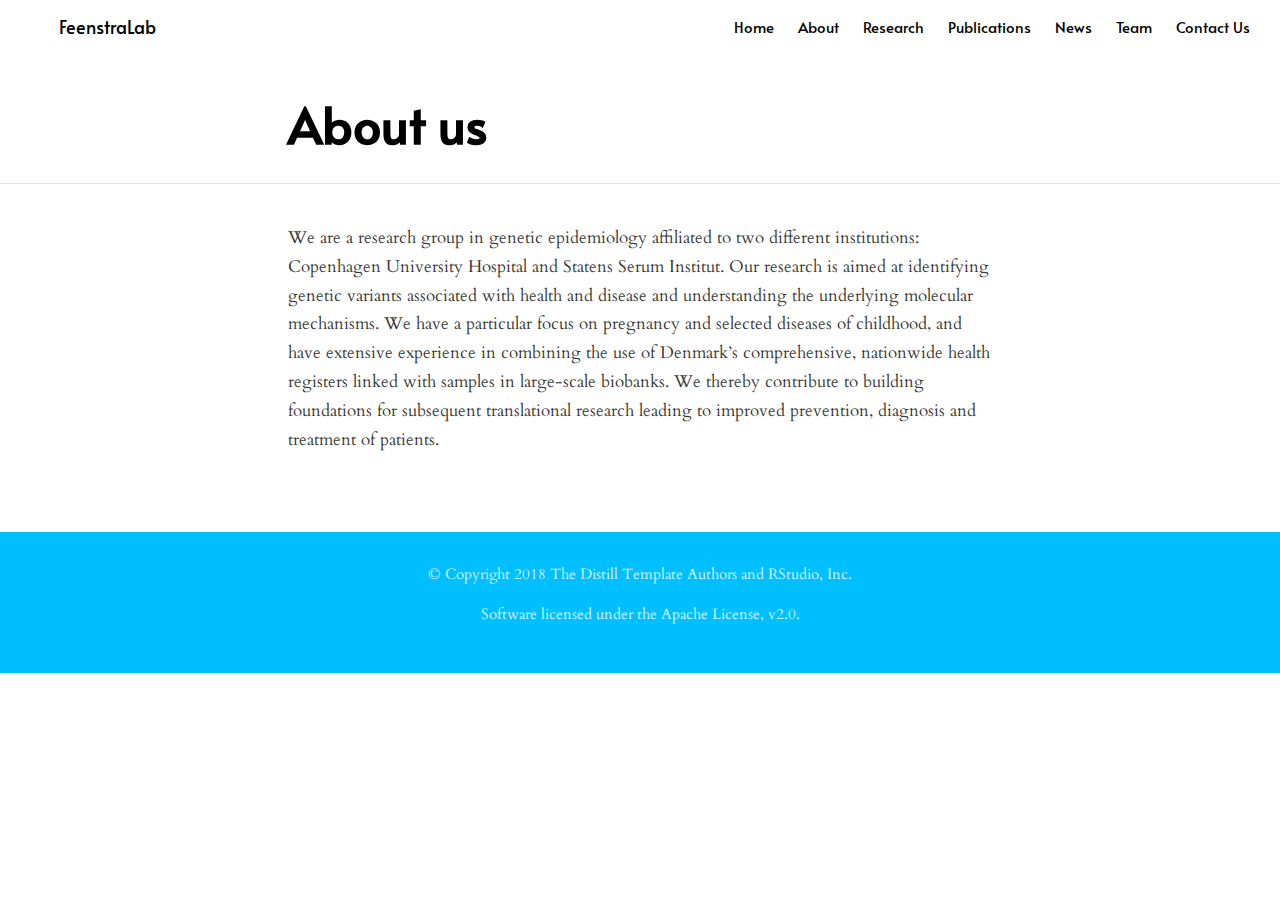
<file: about.html>
<!DOCTYPE html>

<html xmlns="http://www.w3.org/1999/xhtml" lang="" xml:lang="">

<head>
  <meta charset="utf-8"/>
  <meta name="viewport" content="width=device-width, initial-scale=1"/>
  <meta http-equiv="X-UA-Compatible" content="IE=Edge,chrome=1"/>
  <meta name="generator" content="distill" />

  <style type="text/css">
  /* Hide doc at startup (prevent jankiness while JS renders/transforms) */
  body {
    visibility: hidden;
  }
  </style>

 <!--radix_placeholder_import_source-->
 <!--/radix_placeholder_import_source-->

<style type="text/css">code{white-space: pre;}</style>
<style type="text/css" data-origin="pandoc">
pre > code.sourceCode { white-space: pre; position: relative; }
pre > code.sourceCode > span { display: inline-block; line-height: 1.25; }
pre > code.sourceCode > span:empty { height: 1.2em; }
.sourceCode { overflow: visible; }
code.sourceCode > span { color: inherit; text-decoration: inherit; }
div.sourceCode { margin: 1em 0; }
pre.sourceCode { margin: 0; }
@media screen {
div.sourceCode { overflow: auto; }
}
@media print {
pre > code.sourceCode { white-space: pre-wrap; }
pre > code.sourceCode > span { text-indent: -5em; padding-left: 5em; }
}
pre.numberSource code
  { counter-reset: source-line 0; }
pre.numberSource code > span
  { position: relative; left: -4em; counter-increment: source-line; }
pre.numberSource code > span > a:first-child::before
  { content: counter(source-line);
    position: relative; left: -1em; text-align: right; vertical-align: baseline;
    border: none; display: inline-block;
    -webkit-touch-callout: none; -webkit-user-select: none;
    -khtml-user-select: none; -moz-user-select: none;
    -ms-user-select: none; user-select: none;
    padding: 0 4px; width: 4em;
    color: #aaaaaa;
  }
pre.numberSource { margin-left: 3em; border-left: 1px solid #aaaaaa;  padding-left: 4px; }
div.sourceCode
  { color: #00769e; background-color: #f1f3f5; }
@media screen {
pre > code.sourceCode > span > a:first-child::before { text-decoration: underline; }
}
code span { color: #00769e; } /* Normal */
code span.al { color: #ad0000; } /* Alert */
code span.an { color: #5e5e5e; } /* Annotation */
code span.at { color: #657422; } /* Attribute */
code span.bn { color: #ad0000; } /* BaseN */
code span.bu { } /* BuiltIn */
code span.cf { color: #00769e; } /* ControlFlow */
code span.ch { color: #20794d; } /* Char */
code span.cn { color: #8f5902; } /* Constant */
code span.co { color: #5e5e5e; } /* Comment */
code span.cv { color: #5e5e5e; font-style: italic; } /* CommentVar */
code span.do { color: #5e5e5e; font-style: italic; } /* Documentation */
code span.dt { color: #ad0000; } /* DataType */
code span.dv { color: #ad0000; } /* DecVal */
code span.er { color: #ad0000; } /* Error */
code span.ex { } /* Extension */
code span.fl { color: #ad0000; } /* Float */
code span.fu { color: #4758ab; } /* Function */
code span.im { } /* Import */
code span.in { color: #5e5e5e; } /* Information */
code span.kw { color: #00769e; } /* Keyword */
code span.op { color: #5e5e5e; } /* Operator */
code span.ot { color: #00769e; } /* Other */
code span.pp { color: #ad0000; } /* Preprocessor */
code span.sc { color: #5e5e5e; } /* SpecialChar */
code span.ss { color: #20794d; } /* SpecialString */
code span.st { color: #20794d; } /* String */
code span.va { color: #111111; } /* Variable */
code span.vs { color: #20794d; } /* VerbatimString */
code span.wa { color: #5e5e5e; font-style: italic; } /* Warning */
</style>


  <!--radix_placeholder_meta_tags-->
  <title>FeenstraLab: About us</title>




  <!--  https://developers.facebook.com/docs/sharing/webmasters#markup -->
  <meta property="og:title" content="FeenstraLab: About us"/>
  <meta property="og:type" content="article"/>
  <meta property="og:locale" content="en_US"/>
  <meta property="og:site_name" content="FeenstraLab"/>

  <!--  https://dev.twitter.com/cards/types/summary -->
  <meta property="twitter:card" content="summary"/>
  <meta property="twitter:title" content="FeenstraLab: About us"/>

  <!--/radix_placeholder_meta_tags-->
  <!--radix_placeholder_rmarkdown_metadata-->

  <script type="text/json" id="radix-rmarkdown-metadata">
  {"type":"list","attributes":{"names":{"type":"character","attributes":{},"value":["title","description"]}},"value":[{"type":"character","attributes":{},"value":["About us"]},{"type":"NULL"}]}
  </script>
  <!--/radix_placeholder_rmarkdown_metadata-->
  <!--radix_placeholder_navigation_in_header-->
  <meta name="distill:offset" content=""/>

  <script type="application/javascript">

    window.headroom_prevent_pin = false;

    window.document.addEventListener("DOMContentLoaded", function (event) {

      // initialize headroom for banner
      var header = $('header').get(0);
      var headerHeight = header.offsetHeight;
      var headroom = new Headroom(header, {
        tolerance: 5,
        onPin : function() {
          if (window.headroom_prevent_pin) {
            window.headroom_prevent_pin = false;
            headroom.unpin();
          }
        }
      });
      headroom.init();
      if(window.location.hash)
        headroom.unpin();
      $(header).addClass('headroom--transition');

      // offset scroll location for banner on hash change
      // (see: https://github.com/WickyNilliams/headroom.js/issues/38)
      window.addEventListener("hashchange", function(event) {
        window.scrollTo(0, window.pageYOffset - (headerHeight + 25));
      });

      // responsive menu
      $('.distill-site-header').each(function(i, val) {
        var topnav = $(this);
        var toggle = topnav.find('.nav-toggle');
        toggle.on('click', function() {
          topnav.toggleClass('responsive');
        });
      });

      // nav dropdowns
      $('.nav-dropbtn').click(function(e) {
        $(this).next('.nav-dropdown-content').toggleClass('nav-dropdown-active');
        $(this).parent().siblings('.nav-dropdown')
           .children('.nav-dropdown-content').removeClass('nav-dropdown-active');
      });
      $("body").click(function(e){
        $('.nav-dropdown-content').removeClass('nav-dropdown-active');
      });
      $(".nav-dropdown").click(function(e){
        e.stopPropagation();
      });
    });
  </script>

  <style type="text/css">

  /* Theme (user-documented overrideables for nav appearance) */

  .distill-site-nav {
    color: rgba(255, 255, 255, 0.8);
    background-color: #0F2E3D;
    font-size: 15px;
    font-weight: 300;
  }

  .distill-site-nav a {
    color: inherit;
    text-decoration: none;
  }

  .distill-site-nav a:hover {
    color: white;
  }

  @media print {
    .distill-site-nav {
      display: none;
    }
  }

  .distill-site-header {

  }

  .distill-site-footer {

  }


  /* Site Header */

  .distill-site-header {
    width: 100%;
    box-sizing: border-box;
    z-index: 3;
  }

  .distill-site-header .nav-left {
    display: inline-block;
    margin-left: 8px;
  }

  @media screen and (max-width: 768px) {
    .distill-site-header .nav-left {
      margin-left: 0;
    }
  }


  .distill-site-header .nav-right {
    float: right;
    margin-right: 8px;
  }

  .distill-site-header a,
  .distill-site-header .title {
    display: inline-block;
    text-align: center;
    padding: 14px 10px 14px 10px;
  }

  .distill-site-header .title {
    font-size: 18px;
    min-width: 150px;
  }

  .distill-site-header .logo {
    padding: 0;
  }

  .distill-site-header .logo img {
    display: none;
    max-height: 20px;
    width: auto;
    margin-bottom: -4px;
  }

  .distill-site-header .nav-image img {
    max-height: 18px;
    width: auto;
    display: inline-block;
    margin-bottom: -3px;
  }



  @media screen and (min-width: 1000px) {
    .distill-site-header .logo img {
      display: inline-block;
    }
    .distill-site-header .nav-left {
      margin-left: 20px;
    }
    .distill-site-header .nav-right {
      margin-right: 20px;
    }
    .distill-site-header .title {
      padding-left: 12px;
    }
  }


  .distill-site-header .nav-toggle {
    display: none;
  }

  .nav-dropdown {
    display: inline-block;
    position: relative;
  }

  .nav-dropdown .nav-dropbtn {
    border: none;
    outline: none;
    color: rgba(255, 255, 255, 0.8);
    padding: 16px 10px;
    background-color: transparent;
    font-family: inherit;
    font-size: inherit;
    font-weight: inherit;
    margin: 0;
    margin-top: 1px;
    z-index: 2;
  }

  .nav-dropdown-content {
    display: none;
    position: absolute;
    background-color: white;
    min-width: 200px;
    border: 1px solid rgba(0,0,0,0.15);
    border-radius: 4px;
    box-shadow: 0px 8px 16px 0px rgba(0,0,0,0.1);
    z-index: 1;
    margin-top: 2px;
    white-space: nowrap;
    padding-top: 4px;
    padding-bottom: 4px;
  }

  .nav-dropdown-content hr {
    margin-top: 4px;
    margin-bottom: 4px;
    border: none;
    border-bottom: 1px solid rgba(0, 0, 0, 0.1);
  }

  .nav-dropdown-active {
    display: block;
  }

  .nav-dropdown-content a, .nav-dropdown-content .nav-dropdown-header {
    color: black;
    padding: 6px 24px;
    text-decoration: none;
    display: block;
    text-align: left;
  }

  .nav-dropdown-content .nav-dropdown-header {
    display: block;
    padding: 5px 24px;
    padding-bottom: 0;
    text-transform: uppercase;
    font-size: 14px;
    color: #999999;
    white-space: nowrap;
  }

  .nav-dropdown:hover .nav-dropbtn {
    color: white;
  }

  .nav-dropdown-content a:hover {
    background-color: #ddd;
    color: black;
  }

  .nav-right .nav-dropdown-content {
    margin-left: -45%;
    right: 0;
  }

  @media screen and (max-width: 768px) {
    .distill-site-header a, .distill-site-header .nav-dropdown  {display: none;}
    .distill-site-header a.nav-toggle {
      float: right;
      display: block;
    }
    .distill-site-header .title {
      margin-left: 0;
    }
    .distill-site-header .nav-right {
      margin-right: 0;
    }
    .distill-site-header {
      overflow: hidden;
    }
    .nav-right .nav-dropdown-content {
      margin-left: 0;
    }
  }


  @media screen and (max-width: 768px) {
    .distill-site-header.responsive {position: relative; min-height: 500px; }
    .distill-site-header.responsive a.nav-toggle {
      position: absolute;
      right: 0;
      top: 0;
    }
    .distill-site-header.responsive a,
    .distill-site-header.responsive .nav-dropdown {
      display: block;
      text-align: left;
    }
    .distill-site-header.responsive .nav-left,
    .distill-site-header.responsive .nav-right {
      width: 100%;
    }
    .distill-site-header.responsive .nav-dropdown {float: none;}
    .distill-site-header.responsive .nav-dropdown-content {position: relative;}
    .distill-site-header.responsive .nav-dropdown .nav-dropbtn {
      display: block;
      width: 100%;
      text-align: left;
    }
  }

  /* Site Footer */

  .distill-site-footer {
    width: 100%;
    overflow: hidden;
    box-sizing: border-box;
    z-index: 3;
    margin-top: 30px;
    padding-top: 30px;
    padding-bottom: 30px;
    text-align: center;
  }

  /* Headroom */

  d-title {
    padding-top: 6rem;
  }

  @media print {
    d-title {
      padding-top: 4rem;
    }
  }

  .headroom {
    z-index: 1000;
    position: fixed;
    top: 0;
    left: 0;
    right: 0;
  }

  .headroom--transition {
    transition: all .4s ease-in-out;
  }

  .headroom--unpinned {
    top: -100px;
  }

  .headroom--pinned {
    top: 0;
  }

  /* adjust viewport for navbar height */
  /* helps vertically center bootstrap (non-distill) content */
  .min-vh-100 {
    min-height: calc(100vh - 100px) !important;
  }

  </style>

  <script src="site_libs/jquery-3.6.0/jquery-3.6.0.min.js"></script>
  <link href="site_libs/font-awesome-5.1.0/css/all.css" rel="stylesheet"/>
  <link href="site_libs/font-awesome-5.1.0/css/v4-shims.css" rel="stylesheet"/>
  <script src="site_libs/headroom-0.9.4/headroom.min.js"></script>
  <!--/radix_placeholder_navigation_in_header-->
  <!--radix_placeholder_distill-->

  <style type="text/css">

  body {
    background-color: white;
  }

  .pandoc-table {
    width: 100%;
  }

  .pandoc-table>caption {
    margin-bottom: 10px;
  }

  .pandoc-table th:not([align]) {
    text-align: left;
  }

  .pagedtable-footer {
    font-size: 15px;
  }

  d-byline .byline {
    grid-template-columns: 2fr 2fr;
  }

  d-byline .byline h3 {
    margin-block-start: 1.5em;
  }

  d-byline .byline .authors-affiliations h3 {
    margin-block-start: 0.5em;
  }

  .authors-affiliations .orcid-id {
    width: 16px;
    height:16px;
    margin-left: 4px;
    margin-right: 4px;
    vertical-align: middle;
    padding-bottom: 2px;
  }

  d-title .dt-tags {
    margin-top: 1em;
    grid-column: text;
  }

  .dt-tags .dt-tag {
    text-decoration: none;
    display: inline-block;
    color: rgba(0,0,0,0.6);
    padding: 0em 0.4em;
    margin-right: 0.5em;
    margin-bottom: 0.4em;
    font-size: 70%;
    border: 1px solid rgba(0,0,0,0.2);
    border-radius: 3px;
    text-transform: uppercase;
    font-weight: 500;
  }

  d-article table.gt_table td,
  d-article table.gt_table th {
    border-bottom: none;
    font-size: 100%;
  }

  .html-widget {
    margin-bottom: 2.0em;
  }

  .l-screen-inset {
    padding-right: 16px;
  }

  .l-screen .caption {
    margin-left: 10px;
  }

  .shaded {
    background: rgb(247, 247, 247);
    padding-top: 20px;
    padding-bottom: 20px;
    border-top: 1px solid rgba(0, 0, 0, 0.1);
    border-bottom: 1px solid rgba(0, 0, 0, 0.1);
  }

  .shaded .html-widget {
    margin-bottom: 0;
    border: 1px solid rgba(0, 0, 0, 0.1);
  }

  .shaded .shaded-content {
    background: white;
  }

  .text-output {
    margin-top: 0;
    line-height: 1.5em;
  }

  .hidden {
    display: none !important;
  }

  d-article {
    padding-top: 2.5rem;
    padding-bottom: 30px;
  }

  d-appendix {
    padding-top: 30px;
  }

  d-article>p>img {
    width: 100%;
  }

  d-article h2 {
    margin: 1rem 0 1.5rem 0;
  }

  d-article h3 {
    margin-top: 1.5rem;
  }

  d-article iframe {
    border: 1px solid rgba(0, 0, 0, 0.1);
    margin-bottom: 2.0em;
    width: 100%;
  }

  /* Tweak code blocks */

  d-article div.sourceCode code,
  d-article pre code {
    font-family: Consolas, Monaco, 'Andale Mono', 'Ubuntu Mono', monospace;
  }

  d-article pre,
  d-article div.sourceCode,
  d-article div.sourceCode pre {
    overflow: auto;
  }

  d-article div.sourceCode {
    background-color: white;
  }

  d-article div.sourceCode pre {
    padding-left: 10px;
    font-size: 12px;
    border-left: 2px solid rgba(0,0,0,0.1);
  }

  d-article pre {
    font-size: 12px;
    color: black;
    background: none;
    margin-top: 0;
    text-align: left;
    white-space: pre;
    word-spacing: normal;
    word-break: normal;
    word-wrap: normal;
    line-height: 1.5;

    -moz-tab-size: 4;
    -o-tab-size: 4;
    tab-size: 4;

    -webkit-hyphens: none;
    -moz-hyphens: none;
    -ms-hyphens: none;
    hyphens: none;
  }

  d-article pre a {
    border-bottom: none;
  }

  d-article pre a:hover {
    border-bottom: none;
    text-decoration: underline;
  }

  d-article details {
    grid-column: text;
    margin-bottom: 0.8em;
  }

  @media(min-width: 768px) {

  d-article pre,
  d-article div.sourceCode,
  d-article div.sourceCode pre {
    overflow: visible !important;
  }

  d-article div.sourceCode pre {
    padding-left: 18px;
    font-size: 14px;
  }

  d-article pre {
    font-size: 14px;
  }

  }

  figure img.external {
    background: white;
    border: 1px solid rgba(0, 0, 0, 0.1);
    box-shadow: 0 1px 8px rgba(0, 0, 0, 0.1);
    padding: 18px;
    box-sizing: border-box;
  }

  /* CSS for d-contents */

  .d-contents {
    grid-column: text;
    color: rgba(0,0,0,0.8);
    font-size: 0.9em;
    padding-bottom: 1em;
    margin-bottom: 1em;
    padding-bottom: 0.5em;
    margin-bottom: 1em;
    padding-left: 0.25em;
    justify-self: start;
  }

  @media(min-width: 1000px) {
    .d-contents.d-contents-float {
      height: 0;
      grid-column-start: 1;
      grid-column-end: 4;
      justify-self: center;
      padding-right: 3em;
      padding-left: 2em;
    }
  }

  .d-contents nav h3 {
    font-size: 18px;
    margin-top: 0;
    margin-bottom: 1em;
  }

  .d-contents li {
    list-style-type: none
  }

  .d-contents nav > ul {
    padding-left: 0;
  }

  .d-contents ul {
    padding-left: 1em
  }

  .d-contents nav ul li {
    margin-top: 0.6em;
    margin-bottom: 0.2em;
  }

  .d-contents nav a {
    font-size: 13px;
    border-bottom: none;
    text-decoration: none
    color: rgba(0, 0, 0, 0.8);
  }

  .d-contents nav a:hover {
    text-decoration: underline solid rgba(0, 0, 0, 0.6)
  }

  .d-contents nav > ul > li > a {
    font-weight: 600;
  }

  .d-contents nav > ul > li > ul {
    font-weight: inherit;
  }

  .d-contents nav > ul > li > ul > li {
    margin-top: 0.2em;
  }


  .d-contents nav ul {
    margin-top: 0;
    margin-bottom: 0.25em;
  }

  .d-article-with-toc h2:nth-child(2) {
    margin-top: 0;
  }


  /* Figure */

  .figure {
    position: relative;
    margin-bottom: 2.5em;
    margin-top: 1.5em;
  }

  .figure .caption {
    color: rgba(0, 0, 0, 0.6);
    font-size: 12px;
    line-height: 1.5em;
  }

  .figure img.external {
    background: white;
    border: 1px solid rgba(0, 0, 0, 0.1);
    box-shadow: 0 1px 8px rgba(0, 0, 0, 0.1);
    padding: 18px;
    box-sizing: border-box;
  }

  .figure .caption a {
    color: rgba(0, 0, 0, 0.6);
  }

  .figure .caption b,
  .figure .caption strong, {
    font-weight: 600;
    color: rgba(0, 0, 0, 1.0);
  }

  /* Citations */

  d-article .citation {
    color: inherit;
    cursor: inherit;
  }

  div.hanging-indent{
    margin-left: 1em; text-indent: -1em;
  }

  /* Citation hover box */

  .tippy-box[data-theme~=light-border] {
    background-color: rgba(250, 250, 250, 0.95);
  }

  .tippy-content > p {
    margin-bottom: 0;
    padding: 2px;
  }


  /* Tweak 1000px media break to show more text */

  @media(min-width: 1000px) {
    .base-grid,
    distill-header,
    d-title,
    d-abstract,
    d-article,
    d-appendix,
    distill-appendix,
    d-byline,
    d-footnote-list,
    d-citation-list,
    distill-footer {
      grid-template-columns: [screen-start] 1fr [page-start kicker-start] 80px [middle-start] 50px [text-start kicker-end] 65px 65px 65px 65px 65px 65px 65px 65px [text-end gutter-start] 65px [middle-end] 65px [page-end gutter-end] 1fr [screen-end];
      grid-column-gap: 16px;
    }

    .grid {
      grid-column-gap: 16px;
    }

    d-article {
      font-size: 1.06rem;
      line-height: 1.7em;
    }
    figure .caption, .figure .caption, figure figcaption {
      font-size: 13px;
    }
  }

  @media(min-width: 1180px) {
    .base-grid,
    distill-header,
    d-title,
    d-abstract,
    d-article,
    d-appendix,
    distill-appendix,
    d-byline,
    d-footnote-list,
    d-citation-list,
    distill-footer {
      grid-template-columns: [screen-start] 1fr [page-start kicker-start] 60px [middle-start] 60px [text-start kicker-end] 60px 60px 60px 60px 60px 60px 60px 60px [text-end gutter-start] 60px [middle-end] 60px [page-end gutter-end] 1fr [screen-end];
      grid-column-gap: 32px;
    }

    .grid {
      grid-column-gap: 32px;
    }
  }


  /* Get the citation styles for the appendix (not auto-injected on render since
     we do our own rendering of the citation appendix) */

  d-appendix .citation-appendix,
  .d-appendix .citation-appendix {
    font-size: 11px;
    line-height: 15px;
    border-left: 1px solid rgba(0, 0, 0, 0.1);
    padding-left: 18px;
    border: 1px solid rgba(0,0,0,0.1);
    background: rgba(0, 0, 0, 0.02);
    padding: 10px 18px;
    border-radius: 3px;
    color: rgba(150, 150, 150, 1);
    overflow: hidden;
    margin-top: -12px;
    white-space: pre-wrap;
    word-wrap: break-word;
  }

  /* Include appendix styles here so they can be overridden */

  d-appendix {
    contain: layout style;
    font-size: 0.8em;
    line-height: 1.7em;
    margin-top: 60px;
    margin-bottom: 0;
    border-top: 1px solid rgba(0, 0, 0, 0.1);
    color: rgba(0,0,0,0.5);
    padding-top: 60px;
    padding-bottom: 48px;
  }

  d-appendix h3 {
    grid-column: page-start / text-start;
    font-size: 15px;
    font-weight: 500;
    margin-top: 1em;
    margin-bottom: 0;
    color: rgba(0,0,0,0.65);
  }

  d-appendix h3 + * {
    margin-top: 1em;
  }

  d-appendix ol {
    padding: 0 0 0 15px;
  }

  @media (min-width: 768px) {
    d-appendix ol {
      padding: 0 0 0 30px;
      margin-left: -30px;
    }
  }

  d-appendix li {
    margin-bottom: 1em;
  }

  d-appendix a {
    color: rgba(0, 0, 0, 0.6);
  }

  d-appendix > * {
    grid-column: text;
  }

  d-appendix > d-footnote-list,
  d-appendix > d-citation-list,
  d-appendix > distill-appendix {
    grid-column: screen;
  }

  /* Include footnote styles here so they can be overridden */

  d-footnote-list {
    contain: layout style;
  }

  d-footnote-list > * {
    grid-column: text;
  }

  d-footnote-list a.footnote-backlink {
    color: rgba(0,0,0,0.3);
    padding-left: 0.5em;
  }



  /* Anchor.js */

  .anchorjs-link {
    /*transition: all .25s linear; */
    text-decoration: none;
    border-bottom: none;
  }
  *:hover > .anchorjs-link {
    margin-left: -1.125em !important;
    text-decoration: none;
    border-bottom: none;
  }

  /* Social footer */

  .social_footer {
    margin-top: 30px;
    margin-bottom: 0;
    color: rgba(0,0,0,0.67);
  }

  .disqus-comments {
    margin-right: 30px;
  }

  .disqus-comment-count {
    border-bottom: 1px solid rgba(0, 0, 0, 0.4);
    cursor: pointer;
  }

  #disqus_thread {
    margin-top: 30px;
  }

  .article-sharing a {
    border-bottom: none;
    margin-right: 8px;
  }

  .article-sharing a:hover {
    border-bottom: none;
  }

  .sidebar-section.subscribe {
    font-size: 12px;
    line-height: 1.6em;
  }

  .subscribe p {
    margin-bottom: 0.5em;
  }


  .article-footer .subscribe {
    font-size: 15px;
    margin-top: 45px;
  }


  .sidebar-section.custom {
    font-size: 12px;
    line-height: 1.6em;
  }

  .custom p {
    margin-bottom: 0.5em;
  }

  /* Styles for listing layout (hide title) */
  .layout-listing d-title, .layout-listing .d-title {
    display: none;
  }

  /* Styles for posts lists (not auto-injected) */


  .posts-with-sidebar {
    padding-left: 45px;
    padding-right: 45px;
  }

  .posts-list .description h2,
  .posts-list .description p {
    font-family: -apple-system, BlinkMacSystemFont, "Segoe UI", Roboto, Oxygen, Ubuntu, Cantarell, "Fira Sans", "Droid Sans", "Helvetica Neue", Arial, sans-serif;
  }

  .posts-list .description h2 {
    font-weight: 700;
    border-bottom: none;
    padding-bottom: 0;
  }

  .posts-list h2.post-tag {
    border-bottom: 1px solid rgba(0, 0, 0, 0.2);
    padding-bottom: 12px;
  }
  .posts-list {
    margin-top: 60px;
    margin-bottom: 24px;
  }

  .posts-list .post-preview {
    text-decoration: none;
    overflow: hidden;
    display: block;
    border-bottom: 1px solid rgba(0, 0, 0, 0.1);
    padding: 24px 0;
  }

  .post-preview-last {
    border-bottom: none !important;
  }

  .posts-list .posts-list-caption {
    grid-column: screen;
    font-weight: 400;
  }

  .posts-list .post-preview h2 {
    margin: 0 0 6px 0;
    line-height: 1.2em;
    font-style: normal;
    font-size: 24px;
  }

  .posts-list .post-preview p {
    margin: 0 0 12px 0;
    line-height: 1.4em;
    font-size: 16px;
  }

  .posts-list .post-preview .thumbnail {
    box-sizing: border-box;
    margin-bottom: 24px;
    position: relative;
    max-width: 500px;
  }
  .posts-list .post-preview img {
    width: 100%;
    display: block;
  }

  .posts-list .metadata {
    font-size: 12px;
    line-height: 1.4em;
    margin-bottom: 18px;
  }

  .posts-list .metadata > * {
    display: inline-block;
  }

  .posts-list .metadata .publishedDate {
    margin-right: 2em;
  }

  .posts-list .metadata .dt-authors {
    display: block;
    margin-top: 0.3em;
    margin-right: 2em;
  }

  .posts-list .dt-tags {
    display: block;
    line-height: 1em;
  }

  .posts-list .dt-tags .dt-tag {
    display: inline-block;
    color: rgba(0,0,0,0.6);
    padding: 0.3em 0.4em;
    margin-right: 0.2em;
    margin-bottom: 0.4em;
    font-size: 60%;
    border: 1px solid rgba(0,0,0,0.2);
    border-radius: 3px;
    text-transform: uppercase;
    font-weight: 500;
  }

  .posts-list img {
    opacity: 1;
  }

  .posts-list img[data-src] {
    opacity: 0;
  }

  .posts-more {
    clear: both;
  }


  .posts-sidebar {
    font-size: 16px;
  }

  .posts-sidebar h3 {
    font-size: 16px;
    margin-top: 0;
    margin-bottom: 0.5em;
    font-weight: 400;
    text-transform: uppercase;
  }

  .sidebar-section {
    margin-bottom: 30px;
  }

  .categories ul {
    list-style-type: none;
    margin: 0;
    padding: 0;
  }

  .categories li {
    color: rgba(0, 0, 0, 0.8);
    margin-bottom: 0;
  }

  .categories li>a {
    border-bottom: none;
  }

  .categories li>a:hover {
    border-bottom: 1px solid rgba(0, 0, 0, 0.4);
  }

  .categories .active {
    font-weight: 600;
  }

  .categories .category-count {
    color: rgba(0, 0, 0, 0.4);
  }


  @media(min-width: 768px) {
    .posts-list .post-preview h2 {
      font-size: 26px;
    }
    .posts-list .post-preview .thumbnail {
      float: right;
      width: 30%;
      margin-bottom: 0;
    }
    .posts-list .post-preview .description {
      float: left;
      width: 45%;
    }
    .posts-list .post-preview .metadata {
      float: left;
      width: 20%;
      margin-top: 8px;
    }
    .posts-list .post-preview p {
      margin: 0 0 12px 0;
      line-height: 1.5em;
      font-size: 16px;
    }
    .posts-with-sidebar .posts-list {
      float: left;
      width: 75%;
    }
    .posts-with-sidebar .posts-sidebar {
      float: right;
      width: 20%;
      margin-top: 60px;
      padding-top: 24px;
      padding-bottom: 24px;
    }
  }


  /* Improve display for browsers without grid (IE/Edge <= 15) */

  .downlevel {
    line-height: 1.6em;
    font-family: -apple-system, BlinkMacSystemFont, "Segoe UI", Roboto, Oxygen, Ubuntu, Cantarell, "Fira Sans", "Droid Sans", "Helvetica Neue", Arial, sans-serif;
    margin: 0;
  }

  .downlevel .d-title {
    padding-top: 6rem;
    padding-bottom: 1.5rem;
  }

  .downlevel .d-title h1 {
    font-size: 50px;
    font-weight: 700;
    line-height: 1.1em;
    margin: 0 0 0.5rem;
  }

  .downlevel .d-title p {
    font-weight: 300;
    font-size: 1.2rem;
    line-height: 1.55em;
    margin-top: 0;
  }

  .downlevel .d-byline {
    padding-top: 0.8em;
    padding-bottom: 0.8em;
    font-size: 0.8rem;
    line-height: 1.8em;
  }

  .downlevel .section-separator {
    border: none;
    border-top: 1px solid rgba(0, 0, 0, 0.1);
  }

  .downlevel .d-article {
    font-size: 1.06rem;
    line-height: 1.7em;
    padding-top: 1rem;
    padding-bottom: 2rem;
  }


  .downlevel .d-appendix {
    padding-left: 0;
    padding-right: 0;
    max-width: none;
    font-size: 0.8em;
    line-height: 1.7em;
    margin-bottom: 0;
    color: rgba(0,0,0,0.5);
    padding-top: 40px;
    padding-bottom: 48px;
  }

  .downlevel .footnotes ol {
    padding-left: 13px;
  }

  .downlevel .base-grid,
  .downlevel .distill-header,
  .downlevel .d-title,
  .downlevel .d-abstract,
  .downlevel .d-article,
  .downlevel .d-appendix,
  .downlevel .distill-appendix,
  .downlevel .d-byline,
  .downlevel .d-footnote-list,
  .downlevel .d-citation-list,
  .downlevel .distill-footer,
  .downlevel .appendix-bottom,
  .downlevel .posts-container {
    padding-left: 40px;
    padding-right: 40px;
  }

  @media(min-width: 768px) {
    .downlevel .base-grid,
    .downlevel .distill-header,
    .downlevel .d-title,
    .downlevel .d-abstract,
    .downlevel .d-article,
    .downlevel .d-appendix,
    .downlevel .distill-appendix,
    .downlevel .d-byline,
    .downlevel .d-footnote-list,
    .downlevel .d-citation-list,
    .downlevel .distill-footer,
    .downlevel .appendix-bottom,
    .downlevel .posts-container {
    padding-left: 150px;
    padding-right: 150px;
    max-width: 900px;
  }
  }

  .downlevel pre code {
    display: block;
    border-left: 2px solid rgba(0, 0, 0, .1);
    padding: 0 0 0 20px;
    font-size: 14px;
  }

  .downlevel code, .downlevel pre {
    color: black;
    background: none;
    font-family: Consolas, Monaco, 'Andale Mono', 'Ubuntu Mono', monospace;
    text-align: left;
    white-space: pre;
    word-spacing: normal;
    word-break: normal;
    word-wrap: normal;
    line-height: 1.5;

    -moz-tab-size: 4;
    -o-tab-size: 4;
    tab-size: 4;

    -webkit-hyphens: none;
    -moz-hyphens: none;
    -ms-hyphens: none;
    hyphens: none;
  }

  .downlevel .posts-list .post-preview {
    color: inherit;
  }



  </style>

  <script type="application/javascript">

  function is_downlevel_browser() {
    if (bowser.isUnsupportedBrowser({ msie: "12", msedge: "16"},
                                   window.navigator.userAgent)) {
      return true;
    } else {
      return window.load_distill_framework === undefined;
    }
  }

  // show body when load is complete
  function on_load_complete() {

    // add anchors
    if (window.anchors) {
      window.anchors.options.placement = 'left';
      window.anchors.add('d-article > h2, d-article > h3, d-article > h4, d-article > h5');
    }


    // set body to visible
    document.body.style.visibility = 'visible';

    // force redraw for leaflet widgets
    if (window.HTMLWidgets) {
      var maps = window.HTMLWidgets.findAll(".leaflet");
      $.each(maps, function(i, el) {
        var map = this.getMap();
        map.invalidateSize();
        map.eachLayer(function(layer) {
          if (layer instanceof L.TileLayer)
            layer.redraw();
        });
      });
    }

    // trigger 'shown' so htmlwidgets resize
    $('d-article').trigger('shown');
  }

  function init_distill() {

    init_common();

    // create front matter
    var front_matter = $('<d-front-matter></d-front-matter>');
    $('#distill-front-matter').wrap(front_matter);

    // create d-title
    $('.d-title').changeElementType('d-title');

    // create d-byline
    var byline = $('<d-byline></d-byline>');
    $('.d-byline').replaceWith(byline);

    // create d-article
    var article = $('<d-article></d-article>');
    $('.d-article').wrap(article).children().unwrap();

    // move posts container into article
    $('.posts-container').appendTo($('d-article'));

    // create d-appendix
    $('.d-appendix').changeElementType('d-appendix');

    // flag indicating that we have appendix items
    var appendix = $('.appendix-bottom').children('h3').length > 0;

    // replace footnotes with <d-footnote>
    $('.footnote-ref').each(function(i, val) {
      appendix = true;
      var href = $(this).attr('href');
      var id = href.replace('#', '');
      var fn = $('#' + id);
      var fn_p = $('#' + id + '>p');
      fn_p.find('.footnote-back').remove();
      var text = fn_p.html();
      var dtfn = $('<d-footnote></d-footnote>');
      dtfn.html(text);
      $(this).replaceWith(dtfn);
    });
    // remove footnotes
    $('.footnotes').remove();

    // move refs into #references-listing
    $('#references-listing').replaceWith($('#refs'));

    $('h1.appendix, h2.appendix').each(function(i, val) {
      $(this).changeElementType('h3');
    });
    $('h3.appendix').each(function(i, val) {
      var id = $(this).attr('id');
      $('.d-contents a[href="#' + id + '"]').parent().remove();
      appendix = true;
      $(this).nextUntil($('h1, h2, h3')).addBack().appendTo($('d-appendix'));
    });

    // show d-appendix if we have appendix content
    $("d-appendix").css('display', appendix ? 'grid' : 'none');

    // localize layout chunks to just output
    $('.layout-chunk').each(function(i, val) {

      // capture layout
      var layout = $(this).attr('data-layout');

      // apply layout to markdown level block elements
      var elements = $(this).children().not('details, div.sourceCode, pre, script');
      elements.each(function(i, el) {
        var layout_div = $('<div class="' + layout + '"></div>');
        if (layout_div.hasClass('shaded')) {
          var shaded_content = $('<div class="shaded-content"></div>');
          $(this).wrap(shaded_content);
          $(this).parent().wrap(layout_div);
        } else {
          $(this).wrap(layout_div);
        }
      });


      // unwrap the layout-chunk div
      $(this).children().unwrap();
    });

    // remove code block used to force  highlighting css
    $('.distill-force-highlighting-css').parent().remove();

    // remove empty line numbers inserted by pandoc when using a
    // custom syntax highlighting theme
    $('code.sourceCode a:empty').remove();

    // load distill framework
    load_distill_framework();

    // wait for window.distillRunlevel == 4 to do post processing
    function distill_post_process() {

      if (!window.distillRunlevel || window.distillRunlevel < 4)
        return;

      // hide author/affiliations entirely if we have no authors
      var front_matter = JSON.parse($("#distill-front-matter").html());
      var have_authors = front_matter.authors && front_matter.authors.length > 0;
      if (!have_authors)
        $('d-byline').addClass('hidden');

      // article with toc class
      $('.d-contents').parent().addClass('d-article-with-toc');

      // strip links that point to #
      $('.authors-affiliations').find('a[href="#"]').removeAttr('href');

      // add orcid ids
      $('.authors-affiliations').find('.author').each(function(i, el) {
        var orcid_id = front_matter.authors[i].orcidID;
        if (orcid_id) {
          var a = $('<a></a>');
          a.attr('href', 'https://orcid.org/' + orcid_id);
          var img = $('<img></img>');
          img.addClass('orcid-id');
          img.attr('alt', 'ORCID ID');
          img.attr('src','[data-uri]');
          a.append(img);
          $(this).append(a);
        }
      });

      // hide elements of author/affiliations grid that have no value
      function hide_byline_column(caption) {
        $('d-byline').find('h3:contains("' + caption + '")').parent().css('visibility', 'hidden');
      }

      // affiliations
      var have_affiliations = false;
      for (var i = 0; i<front_matter.authors.length; ++i) {
        var author = front_matter.authors[i];
        if (author.affiliation !== "&nbsp;") {
          have_affiliations = true;
          break;
        }
      }
      if (!have_affiliations)
        $('d-byline').find('h3:contains("Affiliations")').css('visibility', 'hidden');

      // published date
      if (!front_matter.publishedDate)
        hide_byline_column("Published");

      // document object identifier
      var doi = $('d-byline').find('h3:contains("DOI")');
      var doi_p = doi.next().empty();
      if (!front_matter.doi) {
        // if we have a citation and valid citationText then link to that
        if ($('#citation').length > 0 && front_matter.citationText) {
          doi.html('Citation');
          $('<a href="#citation"></a>')
            .text(front_matter.citationText)
            .appendTo(doi_p);
        } else {
          hide_byline_column("DOI");
        }
      } else {
        $('<a></a>')
           .attr('href', "https://doi.org/" + front_matter.doi)
           .html(front_matter.doi)
           .appendTo(doi_p);
      }

       // change plural form of authors/affiliations
      if (front_matter.authors.length === 1) {
        var grid = $('.authors-affiliations');
        grid.children('h3:contains("Authors")').text('Author');
        grid.children('h3:contains("Affiliations")').text('Affiliation');
      }

      // remove d-appendix and d-footnote-list local styles
      $('d-appendix > style:first-child').remove();
      $('d-footnote-list > style:first-child').remove();

      // move appendix-bottom entries to the bottom
      $('.appendix-bottom').appendTo('d-appendix').children().unwrap();
      $('.appendix-bottom').remove();

      // hoverable references
      $('span.citation[data-cites]').each(function() {
        const citeChild = $(this).children()[0]
        // Do not process if @xyz has been used without escaping and without bibliography activated
        // https://github.com/rstudio/distill/issues/466
        if (citeChild === undefined) return true

        if (citeChild.nodeName == "D-FOOTNOTE") {
          var fn = citeChild
          $(this).html(fn.shadowRoot.querySelector("sup"))
          $(this).id = fn.id
          fn.remove()
        }
        var refs = $(this).attr('data-cites').split(" ");
        var refHtml = refs.map(function(ref) {
          // Could use CSS.escape too here, we insure backward compatibility in navigator
          return "<p>" + $('div[id="ref-' + ref + '"]').html() + "</p>";
        }).join("\n");
        window.tippy(this, {
          allowHTML: true,
          content: refHtml,
          maxWidth: 500,
          interactive: true,
          interactiveBorder: 10,
          theme: 'light-border',
          placement: 'bottom-start'
        });
      });

      // fix footnotes in tables (#411)
      // replacing broken distill.pub feature
      $('table d-footnote').each(function() {
        // we replace internal showAtNode methode which is triggered when hovering a footnote
        this.hoverBox.showAtNode = function(node) {
          // ported from https://github.com/distillpub/template/pull/105/files
          calcOffset = function(elem) {
              let x = elem.offsetLeft;
              let y = elem.offsetTop;
              // Traverse upwards until an `absolute` element is found or `elem`
              // becomes null.
              while (elem = elem.offsetParent && elem.style.position != 'absolute') {
                  x += elem.offsetLeft;
                  y += elem.offsetTop;
              }

              return { left: x, top: y };
          }
          // https://developer.mozilla.org/en-US/docs/Web/API/HTMLElement/offsetTop
          const bbox = node.getBoundingClientRect();
          const offset = calcOffset(node);
          this.show([offset.left + bbox.width, offset.top + bbox.height]);
        }
      })

      // clear polling timer
      clearInterval(tid);

      // show body now that everything is ready
      on_load_complete();
    }

    var tid = setInterval(distill_post_process, 50);
    distill_post_process();

  }

  function init_downlevel() {

    init_common();

     // insert hr after d-title
    $('.d-title').after($('<hr class="section-separator"/>'));

    // check if we have authors
    var front_matter = JSON.parse($("#distill-front-matter").html());
    var have_authors = front_matter.authors && front_matter.authors.length > 0;

    // manage byline/border
    if (!have_authors)
      $('.d-byline').remove();
    $('.d-byline').after($('<hr class="section-separator"/>'));
    $('.d-byline a').remove();

    // remove toc
    $('.d-contents').remove();

    // move appendix elements
    $('h1.appendix, h2.appendix').each(function(i, val) {
      $(this).changeElementType('h3');
    });
    $('h3.appendix').each(function(i, val) {
      $(this).nextUntil($('h1, h2, h3')).addBack().appendTo($('.d-appendix'));
    });


    // inject headers into references and footnotes
    var refs_header = $('<h3></h3>');
    refs_header.text('References');
    $('#refs').prepend(refs_header);

    var footnotes_header = $('<h3></h3');
    footnotes_header.text('Footnotes');
    $('.footnotes').children('hr').first().replaceWith(footnotes_header);

    // move appendix-bottom entries to the bottom
    $('.appendix-bottom').appendTo('.d-appendix').children().unwrap();
    $('.appendix-bottom').remove();

    // remove appendix if it's empty
    if ($('.d-appendix').children().length === 0)
      $('.d-appendix').remove();

    // prepend separator above appendix
    $('.d-appendix').before($('<hr class="section-separator" style="clear: both"/>'));

    // trim code
    $('pre>code').each(function(i, val) {
      $(this).html($.trim($(this).html()));
    });

    // move posts-container right before article
    $('.posts-container').insertBefore($('.d-article'));

    $('body').addClass('downlevel');

    on_load_complete();
  }


  function init_common() {

    // jquery plugin to change element types
    (function($) {
      $.fn.changeElementType = function(newType) {
        var attrs = {};

        $.each(this[0].attributes, function(idx, attr) {
          attrs[attr.nodeName] = attr.nodeValue;
        });

        this.replaceWith(function() {
          return $("<" + newType + "/>", attrs).append($(this).contents());
        });
      };
    })(jQuery);

    // prevent underline for linked images
    $('a > img').parent().css({'border-bottom' : 'none'});

    // mark non-body figures created by knitr chunks as 100% width
    $('.layout-chunk').each(function(i, val) {
      var figures = $(this).find('img, .html-widget');
      // ignore leaflet img layers (#106)
      figures = figures.filter(':not(img[class*="leaflet"])')
      if ($(this).attr('data-layout') !== "l-body") {
        figures.css('width', '100%');
      } else {
        figures.css('max-width', '100%');
        figures.filter("[width]").each(function(i, val) {
          var fig = $(this);
          fig.css('width', fig.attr('width') + 'px');
        });

      }
    });

    // auto-append index.html to post-preview links in file: protocol
    // and in rstudio ide preview
    $('.post-preview').each(function(i, val) {
      if (window.location.protocol === "file:")
        $(this).attr('href', $(this).attr('href') + "index.html");
    });

    // get rid of index.html references in header
    if (window.location.protocol !== "file:") {
      $('.distill-site-header a[href]').each(function(i,val) {
        $(this).attr('href', $(this).attr('href').replace(/^index[.]html/, "./"));
      });
    }

    // add class to pandoc style tables
    $('tr.header').parent('thead').parent('table').addClass('pandoc-table');
    $('.kable-table').children('table').addClass('pandoc-table');

    // add figcaption style to table captions
    $('caption').parent('table').addClass("figcaption");

    // initialize posts list
    if (window.init_posts_list)
      window.init_posts_list();

    // implmement disqus comment link
    $('.disqus-comment-count').click(function() {
      window.headroom_prevent_pin = true;
      $('#disqus_thread').toggleClass('hidden');
      if (!$('#disqus_thread').hasClass('hidden')) {
        var offset = $(this).offset();
        $(window).resize();
        $('html, body').animate({
          scrollTop: offset.top - 35
        });
      }
    });
  }

  document.addEventListener('DOMContentLoaded', function() {
    if (is_downlevel_browser())
      init_downlevel();
    else
      window.addEventListener('WebComponentsReady', init_distill);
  });

  </script>

  <style type="text/css">
  /* base variables */

  /* Edit the CSS properties in this file to create a custom
     Distill theme. Only edit values in the right column
     for each row; values shown are the CSS defaults.
     To return any property to the default,
     you may set its value to: unset
     All rows must end with a semi-colon.                      */

  /* Optional: embed custom fonts here with `@import`          */
  /* This must remain at the top of this file.                 */



  html {
    /*-- Main font sizes --*/
    --title-size:      50px;
    --body-size:       1.06rem;
    --code-size:       14px;
    --aside-size:      12px;
    --fig-cap-size:    13px;
    /*-- Main font colors --*/
    --title-color:     #000000;
    --header-color:    rgba(0, 0, 0, 0.8);
    --body-color:      rgba(0, 0, 0, 0.8);
    --aside-color:     rgba(0, 0, 0, 0.6);
    --fig-cap-color:   rgba(0, 0, 0, 0.6);
    /*-- Specify custom fonts ~~~ must be imported above   --*/
    --heading-font:    sans-serif;
    --mono-font:       monospace;
    --body-font:       sans-serif;
    --navbar-font:     sans-serif;  /* websites + blogs only */
  }

  /*-- ARTICLE METADATA --*/
  d-byline {
    --heading-size:    0.6rem;
    --heading-color:   rgba(0, 0, 0, 0.5);
    --body-size:       0.8rem;
    --body-color:      rgba(0, 0, 0, 0.8);
  }

  /*-- ARTICLE TABLE OF CONTENTS --*/
  .d-contents {
    --heading-size:    18px;
    --contents-size:   13px;
  }

  /*-- ARTICLE APPENDIX --*/
  d-appendix {
    --heading-size:    15px;
    --heading-color:   rgba(0, 0, 0, 0.65);
    --text-size:       0.8em;
    --text-color:      rgba(0, 0, 0, 0.5);
  }

  /*-- WEBSITE HEADER + FOOTER --*/
  /* These properties only apply to Distill sites and blogs  */

  .distill-site-header {
    --title-size:       18px;
    --text-color:       rgba(255, 255, 255, 0.8);
    --text-size:        15px;
    --hover-color:      white;
    --bkgd-color:       #0F2E3D;
  }

  .distill-site-footer {
    --text-color:       rgba(255, 255, 255, 0.8);
    --text-size:        15px;
    --hover-color:      white;
    --bkgd-color:       #0F2E3D;
  }

  /*-- Additional custom styles --*/
  /* Add any additional CSS rules below                      */
  </style>
  <style type="text/css">/* base variables */

  /* Edit the CSS properties in this file to create a custom
     Distill theme. Only edit values in the right column
     for each row; values shown are the CSS defaults.
     To return any property to the default,
     you may set its value to: unset
     All rows must end with a semi-colon.                      */

  /* Optional: embed custom fonts here with `@import`          */
  /* This must remain at the top of this file.                 */
  @import url('https://fonts.googleapis.com/css2?family=Cardo');
  @import url('https://fonts.googleapis.com/css2?family=Alata');


  html {
    /*-- Main font sizes --*/
    --title-size:      50px;
    --body-size:       1.075rem;                   /* edited */
    --code-size:       14px;
    --aside-size:      12px;
    --fig-cap-size:    13px;
    /*-- Main font colors --*/
    --title-color:     #000000;
    --heading-color:   rgba(0, 0, 0, 0.8); /*black*/
    --body-color:      rgba(0, 0, 0, 0.8); /*black*/
    --aside-color:     rgba(0, 0, 0, 0.6); /*black/gray*/
    --fig-cap-color:   rgba(0, 0, 0, 0.6); /*black/gray*/
    /*-- Specify custom fonts ~~~ must be imported above   --*/
    --heading-font:    'Alata', sans-serif;        /* edited */
    --mono-font:       monospace;
    --body-font:       'Cardo', serif;             /* edited */
    --navbar-font:     'Alata', sans-serif;        /* edited */
  }

  /*-- ARTICLE METADATA --*/
  d-byline {
    --heading-size:    0.6rem;
    --heading-color:   rgba(0, 0, 0, 0.5); /*gray*/
    --body-size:       0.8rem;
    --body-color:      rgba(0, 0, 0, 0.8); /*black*/
  }

  /*-- ARTICLE TABLE OF CONTENTS --*/
  .d-contents {
    --heading-size:    18px;
    --contents-size:   13px;
  }

  /*-- ARTICLE APPENDIX --*/
  d-appendix {
    --heading-size:    15px;
    --heading-color:   rgba(0, 0, 0, 0.65);
    --text-size:       1.075rem;                   /* edited */
    --text-color:      rgb(0, 0, 0);               /* edited */
  }

  /*-- WEBSITE HEADER + FOOTER --*/
  /* These properties only apply to Distill sites and blogs  */

  .distill-site-header {
    --title-size:       18px;
    --text-color:       #000;                     /* edited */
    --text-size:        15px;
    --hover-color:      #00bfff; /*text color*/   /* edited */
    --bkgd-color:       #fff;                     /* edited */
  }

  .distill-site-footer {
    --text-color:       rgba(255, 255, 255, 0.8);
    --text-size:        15px;
    --hover-color:      white;
    --bkgd-color:       #00bfff; /* original 0F2E3D */
  }

  body {
    background-image: url('https://th.bing.com/th/id/R.700c9c8884650d4e7ab035d1af06bd2b?rik=Ow8m%2bu2%2bBXUSdg&riu=http%3a%2f%2fwww.colordic.org%2fimage%2f00bfff.png&ehk=9om0MVeGU3U2TxJbN7aCXp9GrWq%2f0VrzLwRvPnk4nyA%3d&risl=&pid=ImgRaw&r=0');
    background-repeat: no-repeat;
    background-size: 1500px 183px;
    
  }


  /*-- Additional custom styles --*/

  .categories li > a:hover {
      color: #00ff00;
      border-bottom: 1px #00ff00;
  }

  p a:hover  {
      color: #00ff00;
  }

  /* Change appearance of headers */
  h1, h2, h3, h4, h5 {
      font-weight: 700;
  }

  /* Use specific font in the body of the text */
  html, body, p {
      font-weight: 200;
      /*line-height: 1.3rem; */
      /*font-style: normal;*/
  }

  ul > li::marker {
      font-weight: 700;
      font-size: 1.125em;
  }</style>
  <style type="text/css">
  /* base style */

  /* FONT FAMILIES */

  :root {
    --heading-default: -apple-system, BlinkMacSystemFont, "Segoe UI", Roboto, Oxygen, Ubuntu, Cantarell, "Fira Sans", "Droid Sans", "Helvetica Neue", Arial, sans-serif;
    --mono-default: Consolas, Monaco, 'Andale Mono', 'Ubuntu Mono', monospace;
    --body-default: -apple-system, BlinkMacSystemFont, "Segoe UI", Roboto, Oxygen, Ubuntu, Cantarell, "Fira Sans", "Droid Sans", "Helvetica Neue", Arial, sans-serif;
  }

  body,
  .posts-list .post-preview p,
  .posts-list .description p {
    font-family: var(--body-font), var(--body-default);
  }

  h1, h2, h3, h4, h5, h6,
  .posts-list .post-preview h2,
  .posts-list .description h2 {
    font-family: var(--heading-font), var(--heading-default);
  }

  d-article div.sourceCode code,
  d-article pre code {
    font-family: var(--mono-font), var(--mono-default);
  }


  /*-- TITLE --*/
  d-title h1,
  .posts-list > h1 {
    color: var(--title-color, black);
  }

  d-title h1 {
    font-size: var(--title-size, 50px);
  }

  /*-- HEADERS --*/
  d-article h1,
  d-article h2,
  d-article h3,
  d-article h4,
  d-article h5,
  d-article h6 {
    color: var(--header-color, rgba(0, 0, 0, 0.8));
  }

  /*-- BODY --*/
  d-article > p,  /* only text inside of <p> tags */
  d-article > ul, /* lists */
  d-article > ol {
    color: var(--body-color, rgba(0, 0, 0, 0.8));
    font-size: var(--body-size, 1.06rem);
  }


  /*-- CODE --*/
  d-article div.sourceCode code,
  d-article pre code {
    font-size: var(--code-size, 14px);
  }

  /*-- ASIDE --*/
  d-article aside {
    font-size: var(--aside-size, 12px);
    color: var(--aside-color, rgba(0, 0, 0, 0.6));
  }

  /*-- FIGURE CAPTIONS --*/
  figure .caption,
  figure figcaption,
  .figure .caption {
    font-size: var(--fig-cap-size, 13px);
    color: var(--fig-cap-color, rgba(0, 0, 0, 0.6));
  }

  /*-- METADATA --*/
  d-byline h3 {
    font-size: var(--heading-size, 0.6rem);
    color: var(--heading-color, rgba(0, 0, 0, 0.5));
  }

  d-byline {
    font-size: var(--body-size, 0.8rem);
    color: var(--body-color, rgba(0, 0, 0, 0.8));
  }

  d-byline a,
  d-article d-byline a {
    color: var(--body-color, rgba(0, 0, 0, 0.8));
  }

  /*-- TABLE OF CONTENTS --*/
  .d-contents nav h3 {
    font-size: var(--heading-size, 18px);
  }

  .d-contents nav a {
    font-size: var(--contents-size, 13px);
  }

  /*-- APPENDIX --*/
  d-appendix h3 {
    font-size: var(--heading-size, 15px);
    color: var(--heading-color, rgba(0, 0, 0, 0.65));
  }

  d-appendix {
    font-size: var(--text-size, 0.8em);
    color: var(--text-color, rgba(0, 0, 0, 0.5));
  }

  d-appendix d-footnote-list a.footnote-backlink {
    color: var(--text-color, rgba(0, 0, 0, 0.5));
  }

  /*-- WEBSITE HEADER + FOOTER --*/
  .distill-site-header .title {
    font-size: var(--title-size, 18px);
    font-family: var(--navbar-font), var(--heading-default);
  }

  .distill-site-header a,
  .nav-dropdown .nav-dropbtn {
    font-family: var(--navbar-font), var(--heading-default);
  }

  .nav-dropdown .nav-dropbtn {
    color: var(--text-color, rgba(255, 255, 255, 0.8));
    font-size: var(--text-size, 15px);
  }

  .distill-site-header a:hover,
  .nav-dropdown:hover .nav-dropbtn {
    color: var(--hover-color, white);
  }

  .distill-site-header {
    font-size: var(--text-size, 15px);
    color: var(--text-color, rgba(255, 255, 255, 0.8));
    background-color: var(--bkgd-color, #0F2E3D);
  }

  .distill-site-footer {
    font-size: var(--text-size, 15px);
    color: var(--text-color, rgba(255, 255, 255, 0.8));
    background-color: var(--bkgd-color, #0F2E3D);
  }

  .distill-site-footer a:hover {
    color: var(--hover-color, white);
  }</style>
  <!--/radix_placeholder_distill-->
  <script src="site_libs/header-attrs-2.18/header-attrs.js"></script>
  <script src="site_libs/popper-2.6.0/popper.min.js"></script>
  <link href="site_libs/tippy-6.2.7/tippy.css" rel="stylesheet" />
  <link href="site_libs/tippy-6.2.7/tippy-light-border.css" rel="stylesheet" />
  <script src="site_libs/tippy-6.2.7/tippy.umd.min.js"></script>
  <script src="site_libs/anchor-4.2.2/anchor.min.js"></script>
  <script src="site_libs/bowser-1.9.3/bowser.min.js"></script>
  <script src="site_libs/webcomponents-2.0.0/webcomponents.js"></script>
  <script src="site_libs/distill-2.2.21/template.v2.js"></script>
  <!--radix_placeholder_site_in_header-->
  <!--/radix_placeholder_site_in_header-->


</head>

<body>

<!--radix_placeholder_front_matter-->

<script id="distill-front-matter" type="text/json">
{"title":"About us","authors":[]}
</script>

<!--/radix_placeholder_front_matter-->
<!--radix_placeholder_navigation_before_body-->
<header class="header header--fixed" role="banner">
<nav class="distill-site-nav distill-site-header">
<div class="nav-left">
<a href="index.html" class="title">FeenstraLab</a>
</div>
<div class="nav-right">
<a href="index.html">Home</a>
<a href="about.html">About</a>
<a href="Research.html">Research</a>
<a href="publications.html">Publications</a>
<a href="News.html">News</a>
<a href="team.html">Team</a>
<a href="contact.html">Contact Us</a>
<a href="javascript:void(0);" class="nav-toggle">&#9776;</a>
</div>
</nav>
</header>
<!--/radix_placeholder_navigation_before_body-->
<!--radix_placeholder_site_before_body-->
<!--/radix_placeholder_site_before_body-->

<div class="d-title">
<h1>About us</h1>
<!--radix_placeholder_categories-->
<!--/radix_placeholder_categories-->

</div>


<div class="d-article">
<p>We are a research group in genetic epidemiology affiliated to two different institutions: Copenhagen University Hospital and Statens Serum Institut. Our research is aimed at identifying genetic variants associated with health and disease and understanding the underlying molecular mechanisms. We have a particular focus on pregnancy and selected diseases of childhood, and have extensive experience in combining the use of Denmark’s comprehensive, nationwide health registers linked with samples in large-scale biobanks. We thereby contribute to building foundations for subsequent translational research leading to improved prevention, diagnosis and treatment of patients.</p>
<div class="sourceCode" id="cb1"><pre class="sourceCode r distill-force-highlighting-css"><code class="sourceCode r"></code></pre></div>
<!--radix_placeholder_article_footer-->
<!--/radix_placeholder_article_footer-->
</div>

<div class="d-appendix">
</div>


<!--radix_placeholder_site_after_body-->
<!--/radix_placeholder_site_after_body-->
<!--radix_placeholder_appendices-->
<div class="appendix-bottom"></div>
<!--/radix_placeholder_appendices-->
<!--radix_placeholder_navigation_after_body-->
<div class="distill-site-nav distill-site-footer">
<p>© Copyright 2018 <a
href="https://github.com/distillpub/template/blob/master/AUTHORS">The
Distill Template Authors</a> and <a
href="https://www.rstudio.com">RStudio, Inc</a>.</p>
<p>Software licensed under the <a
href="https://www.apache.org/licenses/LICENSE-2.0">Apache License,
v2.0</a>.</p>
</div>
<!--/radix_placeholder_navigation_after_body-->


</body>

</html>
</file>
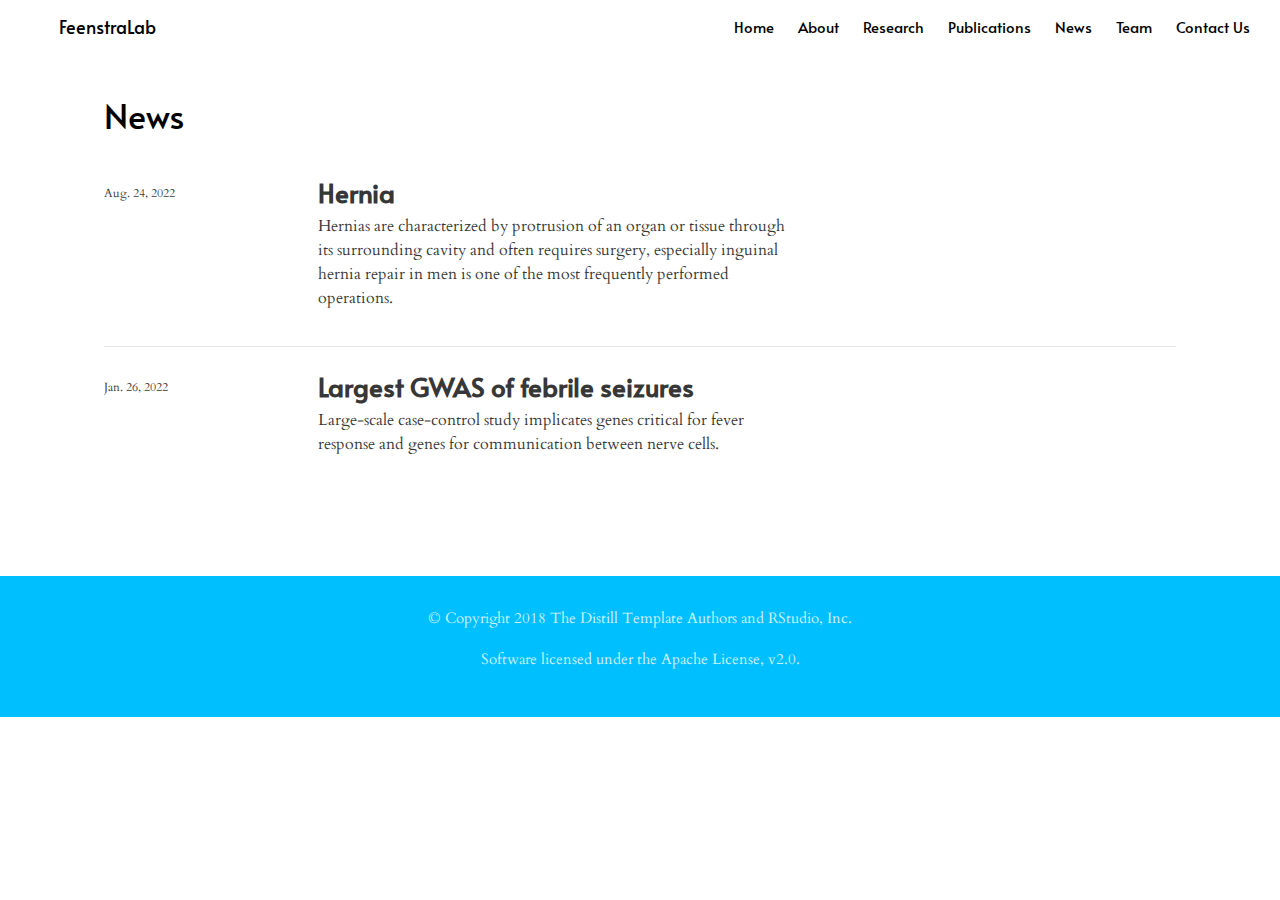
<file: news.html>
<!DOCTYPE html>

<html xmlns="http://www.w3.org/1999/xhtml" lang="" xml:lang="">

<head>
  <meta charset="utf-8"/>
  <meta name="viewport" content="width=device-width, initial-scale=1"/>
  <meta http-equiv="X-UA-Compatible" content="IE=Edge,chrome=1"/>
  <meta name="generator" content="distill" />

  <style type="text/css">
  /* Hide doc at startup (prevent jankiness while JS renders/transforms) */
  body {
    visibility: hidden;
  }
  </style>

 <!--radix_placeholder_import_source-->
 <!--/radix_placeholder_import_source-->

<style type="text/css">code{white-space: pre;}</style>
<style type="text/css" data-origin="pandoc">
pre > code.sourceCode { white-space: pre; position: relative; }
pre > code.sourceCode > span { display: inline-block; line-height: 1.25; }
pre > code.sourceCode > span:empty { height: 1.2em; }
.sourceCode { overflow: visible; }
code.sourceCode > span { color: inherit; text-decoration: inherit; }
div.sourceCode { margin: 1em 0; }
pre.sourceCode { margin: 0; }
@media screen {
div.sourceCode { overflow: auto; }
}
@media print {
pre > code.sourceCode { white-space: pre-wrap; }
pre > code.sourceCode > span { text-indent: -5em; padding-left: 5em; }
}
pre.numberSource code
  { counter-reset: source-line 0; }
pre.numberSource code > span
  { position: relative; left: -4em; counter-increment: source-line; }
pre.numberSource code > span > a:first-child::before
  { content: counter(source-line);
    position: relative; left: -1em; text-align: right; vertical-align: baseline;
    border: none; display: inline-block;
    -webkit-touch-callout: none; -webkit-user-select: none;
    -khtml-user-select: none; -moz-user-select: none;
    -ms-user-select: none; user-select: none;
    padding: 0 4px; width: 4em;
    color: #aaaaaa;
  }
pre.numberSource { margin-left: 3em; border-left: 1px solid #aaaaaa;  padding-left: 4px; }
div.sourceCode
  { color: #00769e; background-color: #f1f3f5; }
@media screen {
pre > code.sourceCode > span > a:first-child::before { text-decoration: underline; }
}
code span { color: #00769e; } /* Normal */
code span.al { color: #ad0000; } /* Alert */
code span.an { color: #5e5e5e; } /* Annotation */
code span.at { color: #657422; } /* Attribute */
code span.bn { color: #ad0000; } /* BaseN */
code span.bu { } /* BuiltIn */
code span.cf { color: #00769e; } /* ControlFlow */
code span.ch { color: #20794d; } /* Char */
code span.cn { color: #8f5902; } /* Constant */
code span.co { color: #5e5e5e; } /* Comment */
code span.cv { color: #5e5e5e; font-style: italic; } /* CommentVar */
code span.do { color: #5e5e5e; font-style: italic; } /* Documentation */
code span.dt { color: #ad0000; } /* DataType */
code span.dv { color: #ad0000; } /* DecVal */
code span.er { color: #ad0000; } /* Error */
code span.ex { } /* Extension */
code span.fl { color: #ad0000; } /* Float */
code span.fu { color: #4758ab; } /* Function */
code span.im { } /* Import */
code span.in { color: #5e5e5e; } /* Information */
code span.kw { color: #00769e; } /* Keyword */
code span.op { color: #5e5e5e; } /* Operator */
code span.ot { color: #00769e; } /* Other */
code span.pp { color: #ad0000; } /* Preprocessor */
code span.sc { color: #5e5e5e; } /* SpecialChar */
code span.ss { color: #20794d; } /* SpecialString */
code span.st { color: #20794d; } /* String */
code span.va { color: #111111; } /* Variable */
code span.vs { color: #20794d; } /* VerbatimString */
code span.wa { color: #5e5e5e; font-style: italic; } /* Warning */
</style>


  <!--radix_placeholder_meta_tags-->
  <title>FeenstraLab: News</title>




  <!--  https://developers.facebook.com/docs/sharing/webmasters#markup -->
  <meta property="og:title" content="FeenstraLab: News"/>
  <meta property="og:type" content="article"/>
  <meta property="og:locale" content="en_US"/>
  <meta property="og:site_name" content="FeenstraLab"/>

  <!--  https://dev.twitter.com/cards/types/summary -->
  <meta property="twitter:card" content="summary"/>
  <meta property="twitter:title" content="FeenstraLab: News"/>

  <!--/radix_placeholder_meta_tags-->
  <!--radix_placeholder_rmarkdown_metadata-->

  <script type="text/json" id="radix-rmarkdown-metadata">
  {"type":"list","attributes":{"names":{"type":"character","attributes":{},"value":["title","site","listing"]}},"value":[{"type":"character","attributes":{},"value":["News"]},{"type":"character","attributes":{},"value":["distill::distill_website"]},{"type":"character","attributes":{},"value":["posts"]}]}
  </script>
  <!--/radix_placeholder_rmarkdown_metadata-->
  <!--radix_placeholder_navigation_in_header-->
  <meta name="distill:offset" content=""/>

  <script type="application/javascript">

    window.headroom_prevent_pin = false;

    window.document.addEventListener("DOMContentLoaded", function (event) {

      // initialize headroom for banner
      var header = $('header').get(0);
      var headerHeight = header.offsetHeight;
      var headroom = new Headroom(header, {
        tolerance: 5,
        onPin : function() {
          if (window.headroom_prevent_pin) {
            window.headroom_prevent_pin = false;
            headroom.unpin();
          }
        }
      });
      headroom.init();
      if(window.location.hash)
        headroom.unpin();
      $(header).addClass('headroom--transition');

      // offset scroll location for banner on hash change
      // (see: https://github.com/WickyNilliams/headroom.js/issues/38)
      window.addEventListener("hashchange", function(event) {
        window.scrollTo(0, window.pageYOffset - (headerHeight + 25));
      });

      // responsive menu
      $('.distill-site-header').each(function(i, val) {
        var topnav = $(this);
        var toggle = topnav.find('.nav-toggle');
        toggle.on('click', function() {
          topnav.toggleClass('responsive');
        });
      });

      // nav dropdowns
      $('.nav-dropbtn').click(function(e) {
        $(this).next('.nav-dropdown-content').toggleClass('nav-dropdown-active');
        $(this).parent().siblings('.nav-dropdown')
           .children('.nav-dropdown-content').removeClass('nav-dropdown-active');
      });
      $("body").click(function(e){
        $('.nav-dropdown-content').removeClass('nav-dropdown-active');
      });
      $(".nav-dropdown").click(function(e){
        e.stopPropagation();
      });
    });
  </script>

  <style type="text/css">

  /* Theme (user-documented overrideables for nav appearance) */

  .distill-site-nav {
    color: rgba(255, 255, 255, 0.8);
    background-color: #0F2E3D;
    font-size: 15px;
    font-weight: 300;
  }

  .distill-site-nav a {
    color: inherit;
    text-decoration: none;
  }

  .distill-site-nav a:hover {
    color: white;
  }

  @media print {
    .distill-site-nav {
      display: none;
    }
  }

  .distill-site-header {

  }

  .distill-site-footer {

  }


  /* Site Header */

  .distill-site-header {
    width: 100%;
    box-sizing: border-box;
    z-index: 3;
  }

  .distill-site-header .nav-left {
    display: inline-block;
    margin-left: 8px;
  }

  @media screen and (max-width: 768px) {
    .distill-site-header .nav-left {
      margin-left: 0;
    }
  }


  .distill-site-header .nav-right {
    float: right;
    margin-right: 8px;
  }

  .distill-site-header a,
  .distill-site-header .title {
    display: inline-block;
    text-align: center;
    padding: 14px 10px 14px 10px;
  }

  .distill-site-header .title {
    font-size: 18px;
    min-width: 150px;
  }

  .distill-site-header .logo {
    padding: 0;
  }

  .distill-site-header .logo img {
    display: none;
    max-height: 20px;
    width: auto;
    margin-bottom: -4px;
  }

  .distill-site-header .nav-image img {
    max-height: 18px;
    width: auto;
    display: inline-block;
    margin-bottom: -3px;
  }



  @media screen and (min-width: 1000px) {
    .distill-site-header .logo img {
      display: inline-block;
    }
    .distill-site-header .nav-left {
      margin-left: 20px;
    }
    .distill-site-header .nav-right {
      margin-right: 20px;
    }
    .distill-site-header .title {
      padding-left: 12px;
    }
  }


  .distill-site-header .nav-toggle {
    display: none;
  }

  .nav-dropdown {
    display: inline-block;
    position: relative;
  }

  .nav-dropdown .nav-dropbtn {
    border: none;
    outline: none;
    color: rgba(255, 255, 255, 0.8);
    padding: 16px 10px;
    background-color: transparent;
    font-family: inherit;
    font-size: inherit;
    font-weight: inherit;
    margin: 0;
    margin-top: 1px;
    z-index: 2;
  }

  .nav-dropdown-content {
    display: none;
    position: absolute;
    background-color: white;
    min-width: 200px;
    border: 1px solid rgba(0,0,0,0.15);
    border-radius: 4px;
    box-shadow: 0px 8px 16px 0px rgba(0,0,0,0.1);
    z-index: 1;
    margin-top: 2px;
    white-space: nowrap;
    padding-top: 4px;
    padding-bottom: 4px;
  }

  .nav-dropdown-content hr {
    margin-top: 4px;
    margin-bottom: 4px;
    border: none;
    border-bottom: 1px solid rgba(0, 0, 0, 0.1);
  }

  .nav-dropdown-active {
    display: block;
  }

  .nav-dropdown-content a, .nav-dropdown-content .nav-dropdown-header {
    color: black;
    padding: 6px 24px;
    text-decoration: none;
    display: block;
    text-align: left;
  }

  .nav-dropdown-content .nav-dropdown-header {
    display: block;
    padding: 5px 24px;
    padding-bottom: 0;
    text-transform: uppercase;
    font-size: 14px;
    color: #999999;
    white-space: nowrap;
  }

  .nav-dropdown:hover .nav-dropbtn {
    color: white;
  }

  .nav-dropdown-content a:hover {
    background-color: #ddd;
    color: black;
  }

  .nav-right .nav-dropdown-content {
    margin-left: -45%;
    right: 0;
  }

  @media screen and (max-width: 768px) {
    .distill-site-header a, .distill-site-header .nav-dropdown  {display: none;}
    .distill-site-header a.nav-toggle {
      float: right;
      display: block;
    }
    .distill-site-header .title {
      margin-left: 0;
    }
    .distill-site-header .nav-right {
      margin-right: 0;
    }
    .distill-site-header {
      overflow: hidden;
    }
    .nav-right .nav-dropdown-content {
      margin-left: 0;
    }
  }


  @media screen and (max-width: 768px) {
    .distill-site-header.responsive {position: relative; min-height: 500px; }
    .distill-site-header.responsive a.nav-toggle {
      position: absolute;
      right: 0;
      top: 0;
    }
    .distill-site-header.responsive a,
    .distill-site-header.responsive .nav-dropdown {
      display: block;
      text-align: left;
    }
    .distill-site-header.responsive .nav-left,
    .distill-site-header.responsive .nav-right {
      width: 100%;
    }
    .distill-site-header.responsive .nav-dropdown {float: none;}
    .distill-site-header.responsive .nav-dropdown-content {position: relative;}
    .distill-site-header.responsive .nav-dropdown .nav-dropbtn {
      display: block;
      width: 100%;
      text-align: left;
    }
  }

  /* Site Footer */

  .distill-site-footer {
    width: 100%;
    overflow: hidden;
    box-sizing: border-box;
    z-index: 3;
    margin-top: 30px;
    padding-top: 30px;
    padding-bottom: 30px;
    text-align: center;
  }

  /* Headroom */

  d-title {
    padding-top: 6rem;
  }

  @media print {
    d-title {
      padding-top: 4rem;
    }
  }

  .headroom {
    z-index: 1000;
    position: fixed;
    top: 0;
    left: 0;
    right: 0;
  }

  .headroom--transition {
    transition: all .4s ease-in-out;
  }

  .headroom--unpinned {
    top: -100px;
  }

  .headroom--pinned {
    top: 0;
  }

  /* adjust viewport for navbar height */
  /* helps vertically center bootstrap (non-distill) content */
  .min-vh-100 {
    min-height: calc(100vh - 100px) !important;
  }

  </style>

  <script src="site_libs/jquery-3.6.0/jquery-3.6.0.min.js"></script>
  <link href="site_libs/font-awesome-5.1.0/css/all.css" rel="stylesheet"/>
  <link href="site_libs/font-awesome-5.1.0/css/v4-shims.css" rel="stylesheet"/>
  <script src="site_libs/headroom-0.9.4/headroom.min.js"></script>
  <!--/radix_placeholder_navigation_in_header-->
  <!--radix_placeholder_distill-->

  <style type="text/css">

  body {
    background-color: white;
  }

  .pandoc-table {
    width: 100%;
  }

  .pandoc-table>caption {
    margin-bottom: 10px;
  }

  .pandoc-table th:not([align]) {
    text-align: left;
  }

  .pagedtable-footer {
    font-size: 15px;
  }

  d-byline .byline {
    grid-template-columns: 2fr 2fr;
  }

  d-byline .byline h3 {
    margin-block-start: 1.5em;
  }

  d-byline .byline .authors-affiliations h3 {
    margin-block-start: 0.5em;
  }

  .authors-affiliations .orcid-id {
    width: 16px;
    height:16px;
    margin-left: 4px;
    margin-right: 4px;
    vertical-align: middle;
    padding-bottom: 2px;
  }

  d-title .dt-tags {
    margin-top: 1em;
    grid-column: text;
  }

  .dt-tags .dt-tag {
    text-decoration: none;
    display: inline-block;
    color: rgba(0,0,0,0.6);
    padding: 0em 0.4em;
    margin-right: 0.5em;
    margin-bottom: 0.4em;
    font-size: 70%;
    border: 1px solid rgba(0,0,0,0.2);
    border-radius: 3px;
    text-transform: uppercase;
    font-weight: 500;
  }

  d-article table.gt_table td,
  d-article table.gt_table th {
    border-bottom: none;
    font-size: 100%;
  }

  .html-widget {
    margin-bottom: 2.0em;
  }

  .l-screen-inset {
    padding-right: 16px;
  }

  .l-screen .caption {
    margin-left: 10px;
  }

  .shaded {
    background: rgb(247, 247, 247);
    padding-top: 20px;
    padding-bottom: 20px;
    border-top: 1px solid rgba(0, 0, 0, 0.1);
    border-bottom: 1px solid rgba(0, 0, 0, 0.1);
  }

  .shaded .html-widget {
    margin-bottom: 0;
    border: 1px solid rgba(0, 0, 0, 0.1);
  }

  .shaded .shaded-content {
    background: white;
  }

  .text-output {
    margin-top: 0;
    line-height: 1.5em;
  }

  .hidden {
    display: none !important;
  }

  d-article {
    padding-top: 2.5rem;
    padding-bottom: 30px;
  }

  d-appendix {
    padding-top: 30px;
  }

  d-article>p>img {
    width: 100%;
  }

  d-article h2 {
    margin: 1rem 0 1.5rem 0;
  }

  d-article h3 {
    margin-top: 1.5rem;
  }

  d-article iframe {
    border: 1px solid rgba(0, 0, 0, 0.1);
    margin-bottom: 2.0em;
    width: 100%;
  }

  /* Tweak code blocks */

  d-article div.sourceCode code,
  d-article pre code {
    font-family: Consolas, Monaco, 'Andale Mono', 'Ubuntu Mono', monospace;
  }

  d-article pre,
  d-article div.sourceCode,
  d-article div.sourceCode pre {
    overflow: auto;
  }

  d-article div.sourceCode {
    background-color: white;
  }

  d-article div.sourceCode pre {
    padding-left: 10px;
    font-size: 12px;
    border-left: 2px solid rgba(0,0,0,0.1);
  }

  d-article pre {
    font-size: 12px;
    color: black;
    background: none;
    margin-top: 0;
    text-align: left;
    white-space: pre;
    word-spacing: normal;
    word-break: normal;
    word-wrap: normal;
    line-height: 1.5;

    -moz-tab-size: 4;
    -o-tab-size: 4;
    tab-size: 4;

    -webkit-hyphens: none;
    -moz-hyphens: none;
    -ms-hyphens: none;
    hyphens: none;
  }

  d-article pre a {
    border-bottom: none;
  }

  d-article pre a:hover {
    border-bottom: none;
    text-decoration: underline;
  }

  d-article details {
    grid-column: text;
    margin-bottom: 0.8em;
  }

  @media(min-width: 768px) {

  d-article pre,
  d-article div.sourceCode,
  d-article div.sourceCode pre {
    overflow: visible !important;
  }

  d-article div.sourceCode pre {
    padding-left: 18px;
    font-size: 14px;
  }

  d-article pre {
    font-size: 14px;
  }

  }

  figure img.external {
    background: white;
    border: 1px solid rgba(0, 0, 0, 0.1);
    box-shadow: 0 1px 8px rgba(0, 0, 0, 0.1);
    padding: 18px;
    box-sizing: border-box;
  }

  /* CSS for d-contents */

  .d-contents {
    grid-column: text;
    color: rgba(0,0,0,0.8);
    font-size: 0.9em;
    padding-bottom: 1em;
    margin-bottom: 1em;
    padding-bottom: 0.5em;
    margin-bottom: 1em;
    padding-left: 0.25em;
    justify-self: start;
  }

  @media(min-width: 1000px) {
    .d-contents.d-contents-float {
      height: 0;
      grid-column-start: 1;
      grid-column-end: 4;
      justify-self: center;
      padding-right: 3em;
      padding-left: 2em;
    }
  }

  .d-contents nav h3 {
    font-size: 18px;
    margin-top: 0;
    margin-bottom: 1em;
  }

  .d-contents li {
    list-style-type: none
  }

  .d-contents nav > ul {
    padding-left: 0;
  }

  .d-contents ul {
    padding-left: 1em
  }

  .d-contents nav ul li {
    margin-top: 0.6em;
    margin-bottom: 0.2em;
  }

  .d-contents nav a {
    font-size: 13px;
    border-bottom: none;
    text-decoration: none
    color: rgba(0, 0, 0, 0.8);
  }

  .d-contents nav a:hover {
    text-decoration: underline solid rgba(0, 0, 0, 0.6)
  }

  .d-contents nav > ul > li > a {
    font-weight: 600;
  }

  .d-contents nav > ul > li > ul {
    font-weight: inherit;
  }

  .d-contents nav > ul > li > ul > li {
    margin-top: 0.2em;
  }


  .d-contents nav ul {
    margin-top: 0;
    margin-bottom: 0.25em;
  }

  .d-article-with-toc h2:nth-child(2) {
    margin-top: 0;
  }


  /* Figure */

  .figure {
    position: relative;
    margin-bottom: 2.5em;
    margin-top: 1.5em;
  }

  .figure .caption {
    color: rgba(0, 0, 0, 0.6);
    font-size: 12px;
    line-height: 1.5em;
  }

  .figure img.external {
    background: white;
    border: 1px solid rgba(0, 0, 0, 0.1);
    box-shadow: 0 1px 8px rgba(0, 0, 0, 0.1);
    padding: 18px;
    box-sizing: border-box;
  }

  .figure .caption a {
    color: rgba(0, 0, 0, 0.6);
  }

  .figure .caption b,
  .figure .caption strong, {
    font-weight: 600;
    color: rgba(0, 0, 0, 1.0);
  }

  /* Citations */

  d-article .citation {
    color: inherit;
    cursor: inherit;
  }

  div.hanging-indent{
    margin-left: 1em; text-indent: -1em;
  }

  /* Citation hover box */

  .tippy-box[data-theme~=light-border] {
    background-color: rgba(250, 250, 250, 0.95);
  }

  .tippy-content > p {
    margin-bottom: 0;
    padding: 2px;
  }


  /* Tweak 1000px media break to show more text */

  @media(min-width: 1000px) {
    .base-grid,
    distill-header,
    d-title,
    d-abstract,
    d-article,
    d-appendix,
    distill-appendix,
    d-byline,
    d-footnote-list,
    d-citation-list,
    distill-footer {
      grid-template-columns: [screen-start] 1fr [page-start kicker-start] 80px [middle-start] 50px [text-start kicker-end] 65px 65px 65px 65px 65px 65px 65px 65px [text-end gutter-start] 65px [middle-end] 65px [page-end gutter-end] 1fr [screen-end];
      grid-column-gap: 16px;
    }

    .grid {
      grid-column-gap: 16px;
    }

    d-article {
      font-size: 1.06rem;
      line-height: 1.7em;
    }
    figure .caption, .figure .caption, figure figcaption {
      font-size: 13px;
    }
  }

  @media(min-width: 1180px) {
    .base-grid,
    distill-header,
    d-title,
    d-abstract,
    d-article,
    d-appendix,
    distill-appendix,
    d-byline,
    d-footnote-list,
    d-citation-list,
    distill-footer {
      grid-template-columns: [screen-start] 1fr [page-start kicker-start] 60px [middle-start] 60px [text-start kicker-end] 60px 60px 60px 60px 60px 60px 60px 60px [text-end gutter-start] 60px [middle-end] 60px [page-end gutter-end] 1fr [screen-end];
      grid-column-gap: 32px;
    }

    .grid {
      grid-column-gap: 32px;
    }
  }


  /* Get the citation styles for the appendix (not auto-injected on render since
     we do our own rendering of the citation appendix) */

  d-appendix .citation-appendix,
  .d-appendix .citation-appendix {
    font-size: 11px;
    line-height: 15px;
    border-left: 1px solid rgba(0, 0, 0, 0.1);
    padding-left: 18px;
    border: 1px solid rgba(0,0,0,0.1);
    background: rgba(0, 0, 0, 0.02);
    padding: 10px 18px;
    border-radius: 3px;
    color: rgba(150, 150, 150, 1);
    overflow: hidden;
    margin-top: -12px;
    white-space: pre-wrap;
    word-wrap: break-word;
  }

  /* Include appendix styles here so they can be overridden */

  d-appendix {
    contain: layout style;
    font-size: 0.8em;
    line-height: 1.7em;
    margin-top: 60px;
    margin-bottom: 0;
    border-top: 1px solid rgba(0, 0, 0, 0.1);
    color: rgba(0,0,0,0.5);
    padding-top: 60px;
    padding-bottom: 48px;
  }

  d-appendix h3 {
    grid-column: page-start / text-start;
    font-size: 15px;
    font-weight: 500;
    margin-top: 1em;
    margin-bottom: 0;
    color: rgba(0,0,0,0.65);
  }

  d-appendix h3 + * {
    margin-top: 1em;
  }

  d-appendix ol {
    padding: 0 0 0 15px;
  }

  @media (min-width: 768px) {
    d-appendix ol {
      padding: 0 0 0 30px;
      margin-left: -30px;
    }
  }

  d-appendix li {
    margin-bottom: 1em;
  }

  d-appendix a {
    color: rgba(0, 0, 0, 0.6);
  }

  d-appendix > * {
    grid-column: text;
  }

  d-appendix > d-footnote-list,
  d-appendix > d-citation-list,
  d-appendix > distill-appendix {
    grid-column: screen;
  }

  /* Include footnote styles here so they can be overridden */

  d-footnote-list {
    contain: layout style;
  }

  d-footnote-list > * {
    grid-column: text;
  }

  d-footnote-list a.footnote-backlink {
    color: rgba(0,0,0,0.3);
    padding-left: 0.5em;
  }



  /* Anchor.js */

  .anchorjs-link {
    /*transition: all .25s linear; */
    text-decoration: none;
    border-bottom: none;
  }
  *:hover > .anchorjs-link {
    margin-left: -1.125em !important;
    text-decoration: none;
    border-bottom: none;
  }

  /* Social footer */

  .social_footer {
    margin-top: 30px;
    margin-bottom: 0;
    color: rgba(0,0,0,0.67);
  }

  .disqus-comments {
    margin-right: 30px;
  }

  .disqus-comment-count {
    border-bottom: 1px solid rgba(0, 0, 0, 0.4);
    cursor: pointer;
  }

  #disqus_thread {
    margin-top: 30px;
  }

  .article-sharing a {
    border-bottom: none;
    margin-right: 8px;
  }

  .article-sharing a:hover {
    border-bottom: none;
  }

  .sidebar-section.subscribe {
    font-size: 12px;
    line-height: 1.6em;
  }

  .subscribe p {
    margin-bottom: 0.5em;
  }


  .article-footer .subscribe {
    font-size: 15px;
    margin-top: 45px;
  }


  .sidebar-section.custom {
    font-size: 12px;
    line-height: 1.6em;
  }

  .custom p {
    margin-bottom: 0.5em;
  }

  /* Styles for listing layout (hide title) */
  .layout-listing d-title, .layout-listing .d-title {
    display: none;
  }

  /* Styles for posts lists (not auto-injected) */


  .posts-with-sidebar {
    padding-left: 45px;
    padding-right: 45px;
  }

  .posts-list .description h2,
  .posts-list .description p {
    font-family: -apple-system, BlinkMacSystemFont, "Segoe UI", Roboto, Oxygen, Ubuntu, Cantarell, "Fira Sans", "Droid Sans", "Helvetica Neue", Arial, sans-serif;
  }

  .posts-list .description h2 {
    font-weight: 700;
    border-bottom: none;
    padding-bottom: 0;
  }

  .posts-list h2.post-tag {
    border-bottom: 1px solid rgba(0, 0, 0, 0.2);
    padding-bottom: 12px;
  }
  .posts-list {
    margin-top: 60px;
    margin-bottom: 24px;
  }

  .posts-list .post-preview {
    text-decoration: none;
    overflow: hidden;
    display: block;
    border-bottom: 1px solid rgba(0, 0, 0, 0.1);
    padding: 24px 0;
  }

  .post-preview-last {
    border-bottom: none !important;
  }

  .posts-list .posts-list-caption {
    grid-column: screen;
    font-weight: 400;
  }

  .posts-list .post-preview h2 {
    margin: 0 0 6px 0;
    line-height: 1.2em;
    font-style: normal;
    font-size: 24px;
  }

  .posts-list .post-preview p {
    margin: 0 0 12px 0;
    line-height: 1.4em;
    font-size: 16px;
  }

  .posts-list .post-preview .thumbnail {
    box-sizing: border-box;
    margin-bottom: 24px;
    position: relative;
    max-width: 500px;
  }
  .posts-list .post-preview img {
    width: 100%;
    display: block;
  }

  .posts-list .metadata {
    font-size: 12px;
    line-height: 1.4em;
    margin-bottom: 18px;
  }

  .posts-list .metadata > * {
    display: inline-block;
  }

  .posts-list .metadata .publishedDate {
    margin-right: 2em;
  }

  .posts-list .metadata .dt-authors {
    display: block;
    margin-top: 0.3em;
    margin-right: 2em;
  }

  .posts-list .dt-tags {
    display: block;
    line-height: 1em;
  }

  .posts-list .dt-tags .dt-tag {
    display: inline-block;
    color: rgba(0,0,0,0.6);
    padding: 0.3em 0.4em;
    margin-right: 0.2em;
    margin-bottom: 0.4em;
    font-size: 60%;
    border: 1px solid rgba(0,0,0,0.2);
    border-radius: 3px;
    text-transform: uppercase;
    font-weight: 500;
  }

  .posts-list img {
    opacity: 1;
  }

  .posts-list img[data-src] {
    opacity: 0;
  }

  .posts-more {
    clear: both;
  }


  .posts-sidebar {
    font-size: 16px;
  }

  .posts-sidebar h3 {
    font-size: 16px;
    margin-top: 0;
    margin-bottom: 0.5em;
    font-weight: 400;
    text-transform: uppercase;
  }

  .sidebar-section {
    margin-bottom: 30px;
  }

  .categories ul {
    list-style-type: none;
    margin: 0;
    padding: 0;
  }

  .categories li {
    color: rgba(0, 0, 0, 0.8);
    margin-bottom: 0;
  }

  .categories li>a {
    border-bottom: none;
  }

  .categories li>a:hover {
    border-bottom: 1px solid rgba(0, 0, 0, 0.4);
  }

  .categories .active {
    font-weight: 600;
  }

  .categories .category-count {
    color: rgba(0, 0, 0, 0.4);
  }


  @media(min-width: 768px) {
    .posts-list .post-preview h2 {
      font-size: 26px;
    }
    .posts-list .post-preview .thumbnail {
      float: right;
      width: 30%;
      margin-bottom: 0;
    }
    .posts-list .post-preview .description {
      float: left;
      width: 45%;
    }
    .posts-list .post-preview .metadata {
      float: left;
      width: 20%;
      margin-top: 8px;
    }
    .posts-list .post-preview p {
      margin: 0 0 12px 0;
      line-height: 1.5em;
      font-size: 16px;
    }
    .posts-with-sidebar .posts-list {
      float: left;
      width: 75%;
    }
    .posts-with-sidebar .posts-sidebar {
      float: right;
      width: 20%;
      margin-top: 60px;
      padding-top: 24px;
      padding-bottom: 24px;
    }
  }


  /* Improve display for browsers without grid (IE/Edge <= 15) */

  .downlevel {
    line-height: 1.6em;
    font-family: -apple-system, BlinkMacSystemFont, "Segoe UI", Roboto, Oxygen, Ubuntu, Cantarell, "Fira Sans", "Droid Sans", "Helvetica Neue", Arial, sans-serif;
    margin: 0;
  }

  .downlevel .d-title {
    padding-top: 6rem;
    padding-bottom: 1.5rem;
  }

  .downlevel .d-title h1 {
    font-size: 50px;
    font-weight: 700;
    line-height: 1.1em;
    margin: 0 0 0.5rem;
  }

  .downlevel .d-title p {
    font-weight: 300;
    font-size: 1.2rem;
    line-height: 1.55em;
    margin-top: 0;
  }

  .downlevel .d-byline {
    padding-top: 0.8em;
    padding-bottom: 0.8em;
    font-size: 0.8rem;
    line-height: 1.8em;
  }

  .downlevel .section-separator {
    border: none;
    border-top: 1px solid rgba(0, 0, 0, 0.1);
  }

  .downlevel .d-article {
    font-size: 1.06rem;
    line-height: 1.7em;
    padding-top: 1rem;
    padding-bottom: 2rem;
  }


  .downlevel .d-appendix {
    padding-left: 0;
    padding-right: 0;
    max-width: none;
    font-size: 0.8em;
    line-height: 1.7em;
    margin-bottom: 0;
    color: rgba(0,0,0,0.5);
    padding-top: 40px;
    padding-bottom: 48px;
  }

  .downlevel .footnotes ol {
    padding-left: 13px;
  }

  .downlevel .base-grid,
  .downlevel .distill-header,
  .downlevel .d-title,
  .downlevel .d-abstract,
  .downlevel .d-article,
  .downlevel .d-appendix,
  .downlevel .distill-appendix,
  .downlevel .d-byline,
  .downlevel .d-footnote-list,
  .downlevel .d-citation-list,
  .downlevel .distill-footer,
  .downlevel .appendix-bottom,
  .downlevel .posts-container {
    padding-left: 40px;
    padding-right: 40px;
  }

  @media(min-width: 768px) {
    .downlevel .base-grid,
    .downlevel .distill-header,
    .downlevel .d-title,
    .downlevel .d-abstract,
    .downlevel .d-article,
    .downlevel .d-appendix,
    .downlevel .distill-appendix,
    .downlevel .d-byline,
    .downlevel .d-footnote-list,
    .downlevel .d-citation-list,
    .downlevel .distill-footer,
    .downlevel .appendix-bottom,
    .downlevel .posts-container {
    padding-left: 150px;
    padding-right: 150px;
    max-width: 900px;
  }
  }

  .downlevel pre code {
    display: block;
    border-left: 2px solid rgba(0, 0, 0, .1);
    padding: 0 0 0 20px;
    font-size: 14px;
  }

  .downlevel code, .downlevel pre {
    color: black;
    background: none;
    font-family: Consolas, Monaco, 'Andale Mono', 'Ubuntu Mono', monospace;
    text-align: left;
    white-space: pre;
    word-spacing: normal;
    word-break: normal;
    word-wrap: normal;
    line-height: 1.5;

    -moz-tab-size: 4;
    -o-tab-size: 4;
    tab-size: 4;

    -webkit-hyphens: none;
    -moz-hyphens: none;
    -ms-hyphens: none;
    hyphens: none;
  }

  .downlevel .posts-list .post-preview {
    color: inherit;
  }



  </style>

  <script type="application/javascript">

  function is_downlevel_browser() {
    if (bowser.isUnsupportedBrowser({ msie: "12", msedge: "16"},
                                   window.navigator.userAgent)) {
      return true;
    } else {
      return window.load_distill_framework === undefined;
    }
  }

  // show body when load is complete
  function on_load_complete() {

    // add anchors
    if (window.anchors) {
      window.anchors.options.placement = 'left';
      window.anchors.add('d-article > h2, d-article > h3, d-article > h4, d-article > h5');
    }


    // set body to visible
    document.body.style.visibility = 'visible';

    // force redraw for leaflet widgets
    if (window.HTMLWidgets) {
      var maps = window.HTMLWidgets.findAll(".leaflet");
      $.each(maps, function(i, el) {
        var map = this.getMap();
        map.invalidateSize();
        map.eachLayer(function(layer) {
          if (layer instanceof L.TileLayer)
            layer.redraw();
        });
      });
    }

    // trigger 'shown' so htmlwidgets resize
    $('d-article').trigger('shown');
  }

  function init_distill() {

    init_common();

    // create front matter
    var front_matter = $('<d-front-matter></d-front-matter>');
    $('#distill-front-matter').wrap(front_matter);

    // create d-title
    $('.d-title').changeElementType('d-title');

    // create d-byline
    var byline = $('<d-byline></d-byline>');
    $('.d-byline').replaceWith(byline);

    // create d-article
    var article = $('<d-article></d-article>');
    $('.d-article').wrap(article).children().unwrap();

    // move posts container into article
    $('.posts-container').appendTo($('d-article'));

    // create d-appendix
    $('.d-appendix').changeElementType('d-appendix');

    // flag indicating that we have appendix items
    var appendix = $('.appendix-bottom').children('h3').length > 0;

    // replace footnotes with <d-footnote>
    $('.footnote-ref').each(function(i, val) {
      appendix = true;
      var href = $(this).attr('href');
      var id = href.replace('#', '');
      var fn = $('#' + id);
      var fn_p = $('#' + id + '>p');
      fn_p.find('.footnote-back').remove();
      var text = fn_p.html();
      var dtfn = $('<d-footnote></d-footnote>');
      dtfn.html(text);
      $(this).replaceWith(dtfn);
    });
    // remove footnotes
    $('.footnotes').remove();

    // move refs into #references-listing
    $('#references-listing').replaceWith($('#refs'));

    $('h1.appendix, h2.appendix').each(function(i, val) {
      $(this).changeElementType('h3');
    });
    $('h3.appendix').each(function(i, val) {
      var id = $(this).attr('id');
      $('.d-contents a[href="#' + id + '"]').parent().remove();
      appendix = true;
      $(this).nextUntil($('h1, h2, h3')).addBack().appendTo($('d-appendix'));
    });

    // show d-appendix if we have appendix content
    $("d-appendix").css('display', appendix ? 'grid' : 'none');

    // localize layout chunks to just output
    $('.layout-chunk').each(function(i, val) {

      // capture layout
      var layout = $(this).attr('data-layout');

      // apply layout to markdown level block elements
      var elements = $(this).children().not('details, div.sourceCode, pre, script');
      elements.each(function(i, el) {
        var layout_div = $('<div class="' + layout + '"></div>');
        if (layout_div.hasClass('shaded')) {
          var shaded_content = $('<div class="shaded-content"></div>');
          $(this).wrap(shaded_content);
          $(this).parent().wrap(layout_div);
        } else {
          $(this).wrap(layout_div);
        }
      });


      // unwrap the layout-chunk div
      $(this).children().unwrap();
    });

    // remove code block used to force  highlighting css
    $('.distill-force-highlighting-css').parent().remove();

    // remove empty line numbers inserted by pandoc when using a
    // custom syntax highlighting theme
    $('code.sourceCode a:empty').remove();

    // load distill framework
    load_distill_framework();

    // wait for window.distillRunlevel == 4 to do post processing
    function distill_post_process() {

      if (!window.distillRunlevel || window.distillRunlevel < 4)
        return;

      // hide author/affiliations entirely if we have no authors
      var front_matter = JSON.parse($("#distill-front-matter").html());
      var have_authors = front_matter.authors && front_matter.authors.length > 0;
      if (!have_authors)
        $('d-byline').addClass('hidden');

      // article with toc class
      $('.d-contents').parent().addClass('d-article-with-toc');

      // strip links that point to #
      $('.authors-affiliations').find('a[href="#"]').removeAttr('href');

      // add orcid ids
      $('.authors-affiliations').find('.author').each(function(i, el) {
        var orcid_id = front_matter.authors[i].orcidID;
        if (orcid_id) {
          var a = $('<a></a>');
          a.attr('href', 'https://orcid.org/' + orcid_id);
          var img = $('<img></img>');
          img.addClass('orcid-id');
          img.attr('alt', 'ORCID ID');
          img.attr('src','[data-uri]');
          a.append(img);
          $(this).append(a);
        }
      });

      // hide elements of author/affiliations grid that have no value
      function hide_byline_column(caption) {
        $('d-byline').find('h3:contains("' + caption + '")').parent().css('visibility', 'hidden');
      }

      // affiliations
      var have_affiliations = false;
      for (var i = 0; i<front_matter.authors.length; ++i) {
        var author = front_matter.authors[i];
        if (author.affiliation !== "&nbsp;") {
          have_affiliations = true;
          break;
        }
      }
      if (!have_affiliations)
        $('d-byline').find('h3:contains("Affiliations")').css('visibility', 'hidden');

      // published date
      if (!front_matter.publishedDate)
        hide_byline_column("Published");

      // document object identifier
      var doi = $('d-byline').find('h3:contains("DOI")');
      var doi_p = doi.next().empty();
      if (!front_matter.doi) {
        // if we have a citation and valid citationText then link to that
        if ($('#citation').length > 0 && front_matter.citationText) {
          doi.html('Citation');
          $('<a href="#citation"></a>')
            .text(front_matter.citationText)
            .appendTo(doi_p);
        } else {
          hide_byline_column("DOI");
        }
      } else {
        $('<a></a>')
           .attr('href', "https://doi.org/" + front_matter.doi)
           .html(front_matter.doi)
           .appendTo(doi_p);
      }

       // change plural form of authors/affiliations
      if (front_matter.authors.length === 1) {
        var grid = $('.authors-affiliations');
        grid.children('h3:contains("Authors")').text('Author');
        grid.children('h3:contains("Affiliations")').text('Affiliation');
      }

      // remove d-appendix and d-footnote-list local styles
      $('d-appendix > style:first-child').remove();
      $('d-footnote-list > style:first-child').remove();

      // move appendix-bottom entries to the bottom
      $('.appendix-bottom').appendTo('d-appendix').children().unwrap();
      $('.appendix-bottom').remove();

      // hoverable references
      $('span.citation[data-cites]').each(function() {
        const citeChild = $(this).children()[0]
        // Do not process if @xyz has been used without escaping and without bibliography activated
        // https://github.com/rstudio/distill/issues/466
        if (citeChild === undefined) return true

        if (citeChild.nodeName == "D-FOOTNOTE") {
          var fn = citeChild
          $(this).html(fn.shadowRoot.querySelector("sup"))
          $(this).id = fn.id
          fn.remove()
        }
        var refs = $(this).attr('data-cites').split(" ");
        var refHtml = refs.map(function(ref) {
          // Could use CSS.escape too here, we insure backward compatibility in navigator
          return "<p>" + $('div[id="ref-' + ref + '"]').html() + "</p>";
        }).join("\n");
        window.tippy(this, {
          allowHTML: true,
          content: refHtml,
          maxWidth: 500,
          interactive: true,
          interactiveBorder: 10,
          theme: 'light-border',
          placement: 'bottom-start'
        });
      });

      // fix footnotes in tables (#411)
      // replacing broken distill.pub feature
      $('table d-footnote').each(function() {
        // we replace internal showAtNode methode which is triggered when hovering a footnote
        this.hoverBox.showAtNode = function(node) {
          // ported from https://github.com/distillpub/template/pull/105/files
          calcOffset = function(elem) {
              let x = elem.offsetLeft;
              let y = elem.offsetTop;
              // Traverse upwards until an `absolute` element is found or `elem`
              // becomes null.
              while (elem = elem.offsetParent && elem.style.position != 'absolute') {
                  x += elem.offsetLeft;
                  y += elem.offsetTop;
              }

              return { left: x, top: y };
          }
          // https://developer.mozilla.org/en-US/docs/Web/API/HTMLElement/offsetTop
          const bbox = node.getBoundingClientRect();
          const offset = calcOffset(node);
          this.show([offset.left + bbox.width, offset.top + bbox.height]);
        }
      })

      // clear polling timer
      clearInterval(tid);

      // show body now that everything is ready
      on_load_complete();
    }

    var tid = setInterval(distill_post_process, 50);
    distill_post_process();

  }

  function init_downlevel() {

    init_common();

     // insert hr after d-title
    $('.d-title').after($('<hr class="section-separator"/>'));

    // check if we have authors
    var front_matter = JSON.parse($("#distill-front-matter").html());
    var have_authors = front_matter.authors && front_matter.authors.length > 0;

    // manage byline/border
    if (!have_authors)
      $('.d-byline').remove();
    $('.d-byline').after($('<hr class="section-separator"/>'));
    $('.d-byline a').remove();

    // remove toc
    $('.d-contents').remove();

    // move appendix elements
    $('h1.appendix, h2.appendix').each(function(i, val) {
      $(this).changeElementType('h3');
    });
    $('h3.appendix').each(function(i, val) {
      $(this).nextUntil($('h1, h2, h3')).addBack().appendTo($('.d-appendix'));
    });


    // inject headers into references and footnotes
    var refs_header = $('<h3></h3>');
    refs_header.text('References');
    $('#refs').prepend(refs_header);

    var footnotes_header = $('<h3></h3');
    footnotes_header.text('Footnotes');
    $('.footnotes').children('hr').first().replaceWith(footnotes_header);

    // move appendix-bottom entries to the bottom
    $('.appendix-bottom').appendTo('.d-appendix').children().unwrap();
    $('.appendix-bottom').remove();

    // remove appendix if it's empty
    if ($('.d-appendix').children().length === 0)
      $('.d-appendix').remove();

    // prepend separator above appendix
    $('.d-appendix').before($('<hr class="section-separator" style="clear: both"/>'));

    // trim code
    $('pre>code').each(function(i, val) {
      $(this).html($.trim($(this).html()));
    });

    // move posts-container right before article
    $('.posts-container').insertBefore($('.d-article'));

    $('body').addClass('downlevel');

    on_load_complete();
  }


  function init_common() {

    // jquery plugin to change element types
    (function($) {
      $.fn.changeElementType = function(newType) {
        var attrs = {};

        $.each(this[0].attributes, function(idx, attr) {
          attrs[attr.nodeName] = attr.nodeValue;
        });

        this.replaceWith(function() {
          return $("<" + newType + "/>", attrs).append($(this).contents());
        });
      };
    })(jQuery);

    // prevent underline for linked images
    $('a > img').parent().css({'border-bottom' : 'none'});

    // mark non-body figures created by knitr chunks as 100% width
    $('.layout-chunk').each(function(i, val) {
      var figures = $(this).find('img, .html-widget');
      // ignore leaflet img layers (#106)
      figures = figures.filter(':not(img[class*="leaflet"])')
      if ($(this).attr('data-layout') !== "l-body") {
        figures.css('width', '100%');
      } else {
        figures.css('max-width', '100%');
        figures.filter("[width]").each(function(i, val) {
          var fig = $(this);
          fig.css('width', fig.attr('width') + 'px');
        });

      }
    });

    // auto-append index.html to post-preview links in file: protocol
    // and in rstudio ide preview
    $('.post-preview').each(function(i, val) {
      if (window.location.protocol === "file:")
        $(this).attr('href', $(this).attr('href') + "index.html");
    });

    // get rid of index.html references in header
    if (window.location.protocol !== "file:") {
      $('.distill-site-header a[href]').each(function(i,val) {
        $(this).attr('href', $(this).attr('href').replace(/^index[.]html/, "./"));
      });
    }

    // add class to pandoc style tables
    $('tr.header').parent('thead').parent('table').addClass('pandoc-table');
    $('.kable-table').children('table').addClass('pandoc-table');

    // add figcaption style to table captions
    $('caption').parent('table').addClass("figcaption");

    // initialize posts list
    if (window.init_posts_list)
      window.init_posts_list();

    // implmement disqus comment link
    $('.disqus-comment-count').click(function() {
      window.headroom_prevent_pin = true;
      $('#disqus_thread').toggleClass('hidden');
      if (!$('#disqus_thread').hasClass('hidden')) {
        var offset = $(this).offset();
        $(window).resize();
        $('html, body').animate({
          scrollTop: offset.top - 35
        });
      }
    });
  }

  document.addEventListener('DOMContentLoaded', function() {
    if (is_downlevel_browser())
      init_downlevel();
    else
      window.addEventListener('WebComponentsReady', init_distill);
  });

  </script>

  <style type="text/css">
  /* base variables */

  /* Edit the CSS properties in this file to create a custom
     Distill theme. Only edit values in the right column
     for each row; values shown are the CSS defaults.
     To return any property to the default,
     you may set its value to: unset
     All rows must end with a semi-colon.                      */

  /* Optional: embed custom fonts here with `@import`          */
  /* This must remain at the top of this file.                 */



  html {
    /*-- Main font sizes --*/
    --title-size:      50px;
    --body-size:       1.06rem;
    --code-size:       14px;
    --aside-size:      12px;
    --fig-cap-size:    13px;
    /*-- Main font colors --*/
    --title-color:     #000000;
    --header-color:    rgba(0, 0, 0, 0.8);
    --body-color:      rgba(0, 0, 0, 0.8);
    --aside-color:     rgba(0, 0, 0, 0.6);
    --fig-cap-color:   rgba(0, 0, 0, 0.6);
    /*-- Specify custom fonts ~~~ must be imported above   --*/
    --heading-font:    sans-serif;
    --mono-font:       monospace;
    --body-font:       sans-serif;
    --navbar-font:     sans-serif;  /* websites + blogs only */
  }

  /*-- ARTICLE METADATA --*/
  d-byline {
    --heading-size:    0.6rem;
    --heading-color:   rgba(0, 0, 0, 0.5);
    --body-size:       0.8rem;
    --body-color:      rgba(0, 0, 0, 0.8);
  }

  /*-- ARTICLE TABLE OF CONTENTS --*/
  .d-contents {
    --heading-size:    18px;
    --contents-size:   13px;
  }

  /*-- ARTICLE APPENDIX --*/
  d-appendix {
    --heading-size:    15px;
    --heading-color:   rgba(0, 0, 0, 0.65);
    --text-size:       0.8em;
    --text-color:      rgba(0, 0, 0, 0.5);
  }

  /*-- WEBSITE HEADER + FOOTER --*/
  /* These properties only apply to Distill sites and blogs  */

  .distill-site-header {
    --title-size:       18px;
    --text-color:       rgba(255, 255, 255, 0.8);
    --text-size:        15px;
    --hover-color:      white;
    --bkgd-color:       #0F2E3D;
  }

  .distill-site-footer {
    --text-color:       rgba(255, 255, 255, 0.8);
    --text-size:        15px;
    --hover-color:      white;
    --bkgd-color:       #0F2E3D;
  }

  /*-- Additional custom styles --*/
  /* Add any additional CSS rules below                      */
  </style>
  <style type="text/css">/* base variables */

  /* Edit the CSS properties in this file to create a custom
     Distill theme. Only edit values in the right column
     for each row; values shown are the CSS defaults.
     To return any property to the default,
     you may set its value to: unset
     All rows must end with a semi-colon.                      */

  /* Optional: embed custom fonts here with `@import`          */
  /* This must remain at the top of this file.                 */
  @import url('https://fonts.googleapis.com/css2?family=Cardo');
  @import url('https://fonts.googleapis.com/css2?family=Alata');


  html {
    /*-- Main font sizes --*/
    --title-size:      50px;
    --body-size:       1.075rem;                   /* edited */
    --code-size:       14px;
    --aside-size:      12px;
    --fig-cap-size:    13px;
    /*-- Main font colors --*/
    --title-color:     #000000;
    --heading-color:   rgba(0, 0, 0, 0.8); /*black*/
    --body-color:      rgba(0, 0, 0, 0.8); /*black*/
    --aside-color:     rgba(0, 0, 0, 0.6); /*black/gray*/
    --fig-cap-color:   rgba(0, 0, 0, 0.6); /*black/gray*/
    /*-- Specify custom fonts ~~~ must be imported above   --*/
    --heading-font:    'Alata', sans-serif;        /* edited */
    --mono-font:       monospace;
    --body-font:       'Cardo', serif;             /* edited */
    --navbar-font:     'Alata', sans-serif;        /* edited */
  }

  /*-- ARTICLE METADATA --*/
  d-byline {
    --heading-size:    0.6rem;
    --heading-color:   rgba(0, 0, 0, 0.5); /*gray*/
    --body-size:       0.8rem;
    --body-color:      rgba(0, 0, 0, 0.8); /*black*/
  }

  /*-- ARTICLE TABLE OF CONTENTS --*/
  .d-contents {
    --heading-size:    18px;
    --contents-size:   13px;
  }

  /*-- ARTICLE APPENDIX --*/
  d-appendix {
    --heading-size:    15px;
    --heading-color:   rgba(0, 0, 0, 0.65);
    --text-size:       1.075rem;                   /* edited */
    --text-color:      rgb(0, 0, 0);               /* edited */
  }

  /*-- WEBSITE HEADER + FOOTER --*/
  /* These properties only apply to Distill sites and blogs  */

  .distill-site-header {
    --title-size:       18px;
    --text-color:       #000;                     /* edited */
    --text-size:        15px;
    --hover-color:      #00bfff; /*text color*/   /* edited */
    --bkgd-color:       #fff;                     /* edited */
  }

  .distill-site-footer {
    --text-color:       rgba(255, 255, 255, 0.8);
    --text-size:        15px;
    --hover-color:      white;
    --bkgd-color:       #00bfff; /* original 0F2E3D */
  }

  body {
    background-image: url('https://th.bing.com/th/id/R.700c9c8884650d4e7ab035d1af06bd2b?rik=Ow8m%2bu2%2bBXUSdg&riu=http%3a%2f%2fwww.colordic.org%2fimage%2f00bfff.png&ehk=9om0MVeGU3U2TxJbN7aCXp9GrWq%2f0VrzLwRvPnk4nyA%3d&risl=&pid=ImgRaw&r=0');
    background-repeat: no-repeat;
    background-size: 1500px 183px;
    
  }


  /*-- Additional custom styles --*/

  .categories li > a:hover {
      color: #00ff00;
      border-bottom: 1px #00ff00;
  }

  p a:hover  {
      color: #00ff00;
  }

  /* Change appearance of headers */
  h1, h2, h3, h4, h5 {
      font-weight: 700;
  }

  /* Use specific font in the body of the text */
  html, body, p {
      font-weight: 200;
      /*line-height: 1.3rem; */
      /*font-style: normal;*/
  }

  ul > li::marker {
      font-weight: 700;
      font-size: 1.125em;
  }</style>
  <style type="text/css">
  /* base style */

  /* FONT FAMILIES */

  :root {
    --heading-default: -apple-system, BlinkMacSystemFont, "Segoe UI", Roboto, Oxygen, Ubuntu, Cantarell, "Fira Sans", "Droid Sans", "Helvetica Neue", Arial, sans-serif;
    --mono-default: Consolas, Monaco, 'Andale Mono', 'Ubuntu Mono', monospace;
    --body-default: -apple-system, BlinkMacSystemFont, "Segoe UI", Roboto, Oxygen, Ubuntu, Cantarell, "Fira Sans", "Droid Sans", "Helvetica Neue", Arial, sans-serif;
  }

  body,
  .posts-list .post-preview p,
  .posts-list .description p {
    font-family: var(--body-font), var(--body-default);
  }

  h1, h2, h3, h4, h5, h6,
  .posts-list .post-preview h2,
  .posts-list .description h2 {
    font-family: var(--heading-font), var(--heading-default);
  }

  d-article div.sourceCode code,
  d-article pre code {
    font-family: var(--mono-font), var(--mono-default);
  }


  /*-- TITLE --*/
  d-title h1,
  .posts-list > h1 {
    color: var(--title-color, black);
  }

  d-title h1 {
    font-size: var(--title-size, 50px);
  }

  /*-- HEADERS --*/
  d-article h1,
  d-article h2,
  d-article h3,
  d-article h4,
  d-article h5,
  d-article h6 {
    color: var(--header-color, rgba(0, 0, 0, 0.8));
  }

  /*-- BODY --*/
  d-article > p,  /* only text inside of <p> tags */
  d-article > ul, /* lists */
  d-article > ol {
    color: var(--body-color, rgba(0, 0, 0, 0.8));
    font-size: var(--body-size, 1.06rem);
  }


  /*-- CODE --*/
  d-article div.sourceCode code,
  d-article pre code {
    font-size: var(--code-size, 14px);
  }

  /*-- ASIDE --*/
  d-article aside {
    font-size: var(--aside-size, 12px);
    color: var(--aside-color, rgba(0, 0, 0, 0.6));
  }

  /*-- FIGURE CAPTIONS --*/
  figure .caption,
  figure figcaption,
  .figure .caption {
    font-size: var(--fig-cap-size, 13px);
    color: var(--fig-cap-color, rgba(0, 0, 0, 0.6));
  }

  /*-- METADATA --*/
  d-byline h3 {
    font-size: var(--heading-size, 0.6rem);
    color: var(--heading-color, rgba(0, 0, 0, 0.5));
  }

  d-byline {
    font-size: var(--body-size, 0.8rem);
    color: var(--body-color, rgba(0, 0, 0, 0.8));
  }

  d-byline a,
  d-article d-byline a {
    color: var(--body-color, rgba(0, 0, 0, 0.8));
  }

  /*-- TABLE OF CONTENTS --*/
  .d-contents nav h3 {
    font-size: var(--heading-size, 18px);
  }

  .d-contents nav a {
    font-size: var(--contents-size, 13px);
  }

  /*-- APPENDIX --*/
  d-appendix h3 {
    font-size: var(--heading-size, 15px);
    color: var(--heading-color, rgba(0, 0, 0, 0.65));
  }

  d-appendix {
    font-size: var(--text-size, 0.8em);
    color: var(--text-color, rgba(0, 0, 0, 0.5));
  }

  d-appendix d-footnote-list a.footnote-backlink {
    color: var(--text-color, rgba(0, 0, 0, 0.5));
  }

  /*-- WEBSITE HEADER + FOOTER --*/
  .distill-site-header .title {
    font-size: var(--title-size, 18px);
    font-family: var(--navbar-font), var(--heading-default);
  }

  .distill-site-header a,
  .nav-dropdown .nav-dropbtn {
    font-family: var(--navbar-font), var(--heading-default);
  }

  .nav-dropdown .nav-dropbtn {
    color: var(--text-color, rgba(255, 255, 255, 0.8));
    font-size: var(--text-size, 15px);
  }

  .distill-site-header a:hover,
  .nav-dropdown:hover .nav-dropbtn {
    color: var(--hover-color, white);
  }

  .distill-site-header {
    font-size: var(--text-size, 15px);
    color: var(--text-color, rgba(255, 255, 255, 0.8));
    background-color: var(--bkgd-color, #0F2E3D);
  }

  .distill-site-footer {
    font-size: var(--text-size, 15px);
    color: var(--text-color, rgba(255, 255, 255, 0.8));
    background-color: var(--bkgd-color, #0F2E3D);
  }

  .distill-site-footer a:hover {
    color: var(--hover-color, white);
  }</style>
  <!--/radix_placeholder_distill-->
  <script src="site_libs/header-attrs-2.18/header-attrs.js"></script>
  <script src="site_libs/popper-2.6.0/popper.min.js"></script>
  <link href="site_libs/tippy-6.2.7/tippy.css" rel="stylesheet" />
  <link href="site_libs/tippy-6.2.7/tippy-light-border.css" rel="stylesheet" />
  <script src="site_libs/tippy-6.2.7/tippy.umd.min.js"></script>
  <script src="site_libs/anchor-4.2.2/anchor.min.js"></script>
  <script src="site_libs/bowser-1.9.3/bowser.min.js"></script>
  <script src="site_libs/webcomponents-2.0.0/webcomponents.js"></script>
  <script src="site_libs/distill-2.2.21/template.v2.js"></script>
  <!--radix_placeholder_site_in_header-->
  <!--/radix_placeholder_site_in_header-->


</head>

<body class="layout-listing">

<!--radix_placeholder_front_matter-->

<script id="distill-front-matter" type="text/json">
{"title":"News","authors":[]}
</script>

<!--/radix_placeholder_front_matter-->
<!--radix_placeholder_navigation_before_body-->
<header class="header header--fixed" role="banner">
<nav class="distill-site-nav distill-site-header">
<div class="nav-left">
<a href="index.html" class="title">FeenstraLab</a>
</div>
<div class="nav-right">
<a href="index.html">Home</a>
<a href="about.html">About</a>
<a href="Research.html">Research</a>
<a href="publications.html">Publications</a>
<a href="News.html">News</a>
<a href="team.html">Team</a>
<a href="contact.html">Contact Us</a>
<a href="javascript:void(0);" class="nav-toggle">&#9776;</a>
</div>
</nav>
</header>
<!--/radix_placeholder_navigation_before_body-->
<!--radix_placeholder_site_before_body-->
<!--/radix_placeholder_site_before_body-->
<!--radix_placeholder_article_listing-->


<script type="application/javascript">

function init_posts_list() {

  function load_image(img) {
    var src = $(img).attr('data-src');
    if (src) {
      $(img).attr('src', src);
      $(img).on("load", function() {
        img.removeAttribute('data-src');
      });
    }
  }

  function set_posts_visible(posts, visible) {
    if (visible) {

      // show bottom border by default
      $(posts).removeClass('post-preview-last');

      // apply limits if need be
      var max_posts = 25;
      var apply_limits = $('.posts-container').hasClass('posts-apply-limit');
      if (apply_limits && posts.length > max_posts) {
        posts = $(posts).slice(0, max_posts);
      } else {
        $('.posts-more a').addClass('hidden');
      }

      // apply last style
      $(posts.slice(-1)[0]).addClass('post-preview-last');

      $(posts).removeClass('hidden');
      $(posts).find('img[data-src]').each(function(i, img) {
        load_image(img);
      });
    } else {
      $(posts).addClass('hidden');
    }
  }

  function apply_hash_filter() {

    // clear active state
    $('.categories .active').removeClass('active');

    // mark all posts invisible to start
    set_posts_visible($('.posts-list').children('a'), false);

    // if we have a hash filter
    if (window.location.hash && window.location.hash.startsWith("#category:")) {

      // mark posts that match the category visible
      var page_category = window.location.hash.replace(/^#category:/, "");
      page_category = decodeURIComponent(page_category)
      var posts = $('.post-metadata').map(function(idx, script) {
        var metadata = $.parseJSON($(script).html());
        var post = null;
        $.each(metadata.categories, function(idx, category) {
          category = category.replace(/ /g,"_");
          if ((page_category || '').toLowerCase() === "articles" || category === page_category) {
            post = $(script).parent().get();
            return false;
          }
        });
        return post;
      });
      set_posts_visible(posts, true);

      // mark the hash active
      $('.categories li>a[href="' + decodeURIComponent(window.location.hash) + '"]').addClass('active');

      // update the list_caption
      var list_caption = $('.posts-list-caption');
      var caption = (page_category || '').toLowerCase() === "articles"
        ? list_caption.attr('data-caption')
        : ('Category: ' + page_category.replace(/_/g," "));
      list_caption.text(caption);

    } else {

      // no hash filter, make all posts visible (subject to max display)
      set_posts_visible($('.posts-list').children(), true);

      // reset list caption
      var list_caption = $('.posts-list-caption');
      list_caption.text(list_caption.attr('data-caption'));


    }
  }

  // more articles
  function apply_post_limits(apply) {
    if (apply) {
      $('.posts-container').addClass('posts-apply-limit');
      $('.posts-more a').removeClass('hidden');
    } else {
      $('.posts-container').removeClass('posts-apply-limit');
      $('.posts-more a').addClass('hidden');
    }
  }

  // click handling for tags
  $('.dt-tag').click(function(ev) {
    window.location.hash = '#category:' + $(this).text().replace(/ /g, "_");
    return false;
  })

  // hash filter handling
  apply_hash_filter();
  $(window).on('hashchange',function() {
    apply_post_limits(true);
    apply_hash_filter();
  });

  // more articles link
  $('.posts-more a').click(function(e) {
    e.preventDefault();
    apply_post_limits(false);
    apply_hash_filter();
    return false;
  });

}

</script>



<div class="posts-container posts-apply-limit l-page">
<div class="posts-list">
<h1 class="posts-list-caption" data-caption="News">News</h1>
<a href="posts/2022-08-24-hernia/" class="post-preview">
<script class="post-metadata" type="text/json">{"categories":[]}</script>
<div class="metadata">
<div class="publishedDate">Aug. 24, 2022</div>
<div class="dt-authors"></div>
</div>
<div class="thumbnail">
<img/>
</div>
<div class="description">
<h2>Hernia</h2>
<div class="dt-tags"></div>
<p>Hernias are characterized by protrusion of an organ or tissue through its surrounding cavity and often requires surgery, especially inguinal hernia repair in men is one of the most frequently performed operations.</p>
</div>
</a>
<a href="posts/2022-01-26-largest-gwas-of-febrile-seizures/" class="post-preview">
<script class="post-metadata" type="text/json">{"categories":[]}</script>
<div class="metadata">
<div class="publishedDate">Jan. 26, 2022</div>
<div class="dt-authors"></div>
</div>
<div class="thumbnail">
<img/>
</div>
<div class="description">
<h2>Largest GWAS of febrile seizures</h2>
<div class="dt-tags"></div>
<p>Large-scale case-control study implicates genes critical for fever response and genes for communication between nerve cells.</p>
</div>
</a>
</div>
<div class="posts-more">
<a href="#">More articles &raquo;</a>
</div>
</div>
<!--/radix_placeholder_article_listing-->

<div class="d-title">
<h1>News</h1>
<!--radix_placeholder_categories-->
<!--/radix_placeholder_categories-->

</div>


<div class="d-article">
<div class="sourceCode" id="cb1"><pre class="sourceCode r distill-force-highlighting-css"><code class="sourceCode r"></code></pre></div>
<!--radix_placeholder_article_footer-->
<!--/radix_placeholder_article_footer-->
</div>

<div class="d-appendix">
</div>


<!--radix_placeholder_site_after_body-->
<!--/radix_placeholder_site_after_body-->
<!--radix_placeholder_appendices-->
<div class="appendix-bottom"></div>
<!--/radix_placeholder_appendices-->
<!--radix_placeholder_navigation_after_body-->
<div class="distill-site-nav distill-site-footer">
<p>© Copyright 2018 <a
href="https://github.com/distillpub/template/blob/master/AUTHORS">The
Distill Template Authors</a> and <a
href="https://www.rstudio.com">RStudio, Inc</a>.</p>
<p>Software licensed under the <a
href="https://www.apache.org/licenses/LICENSE-2.0">Apache License,
v2.0</a>.</p>
</div>
<!--/radix_placeholder_navigation_after_body-->


</body>

</html>
</file>
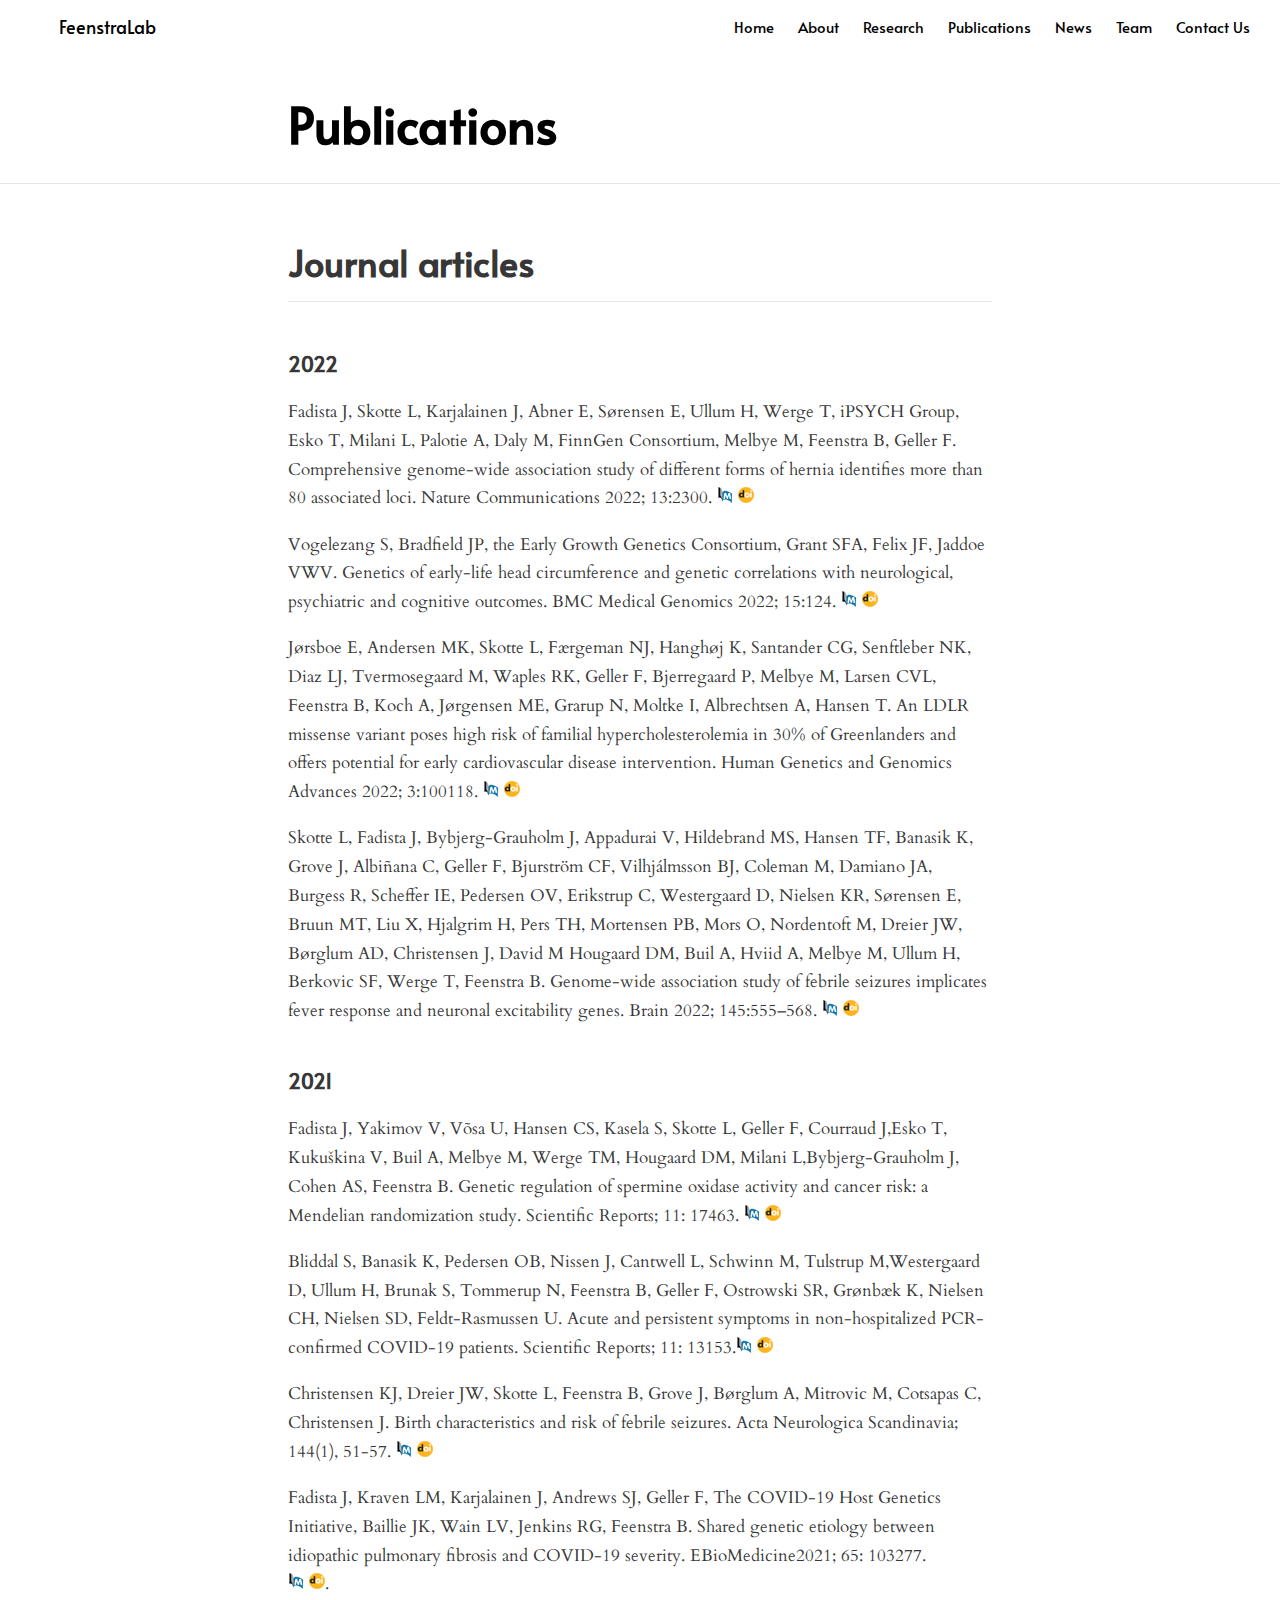
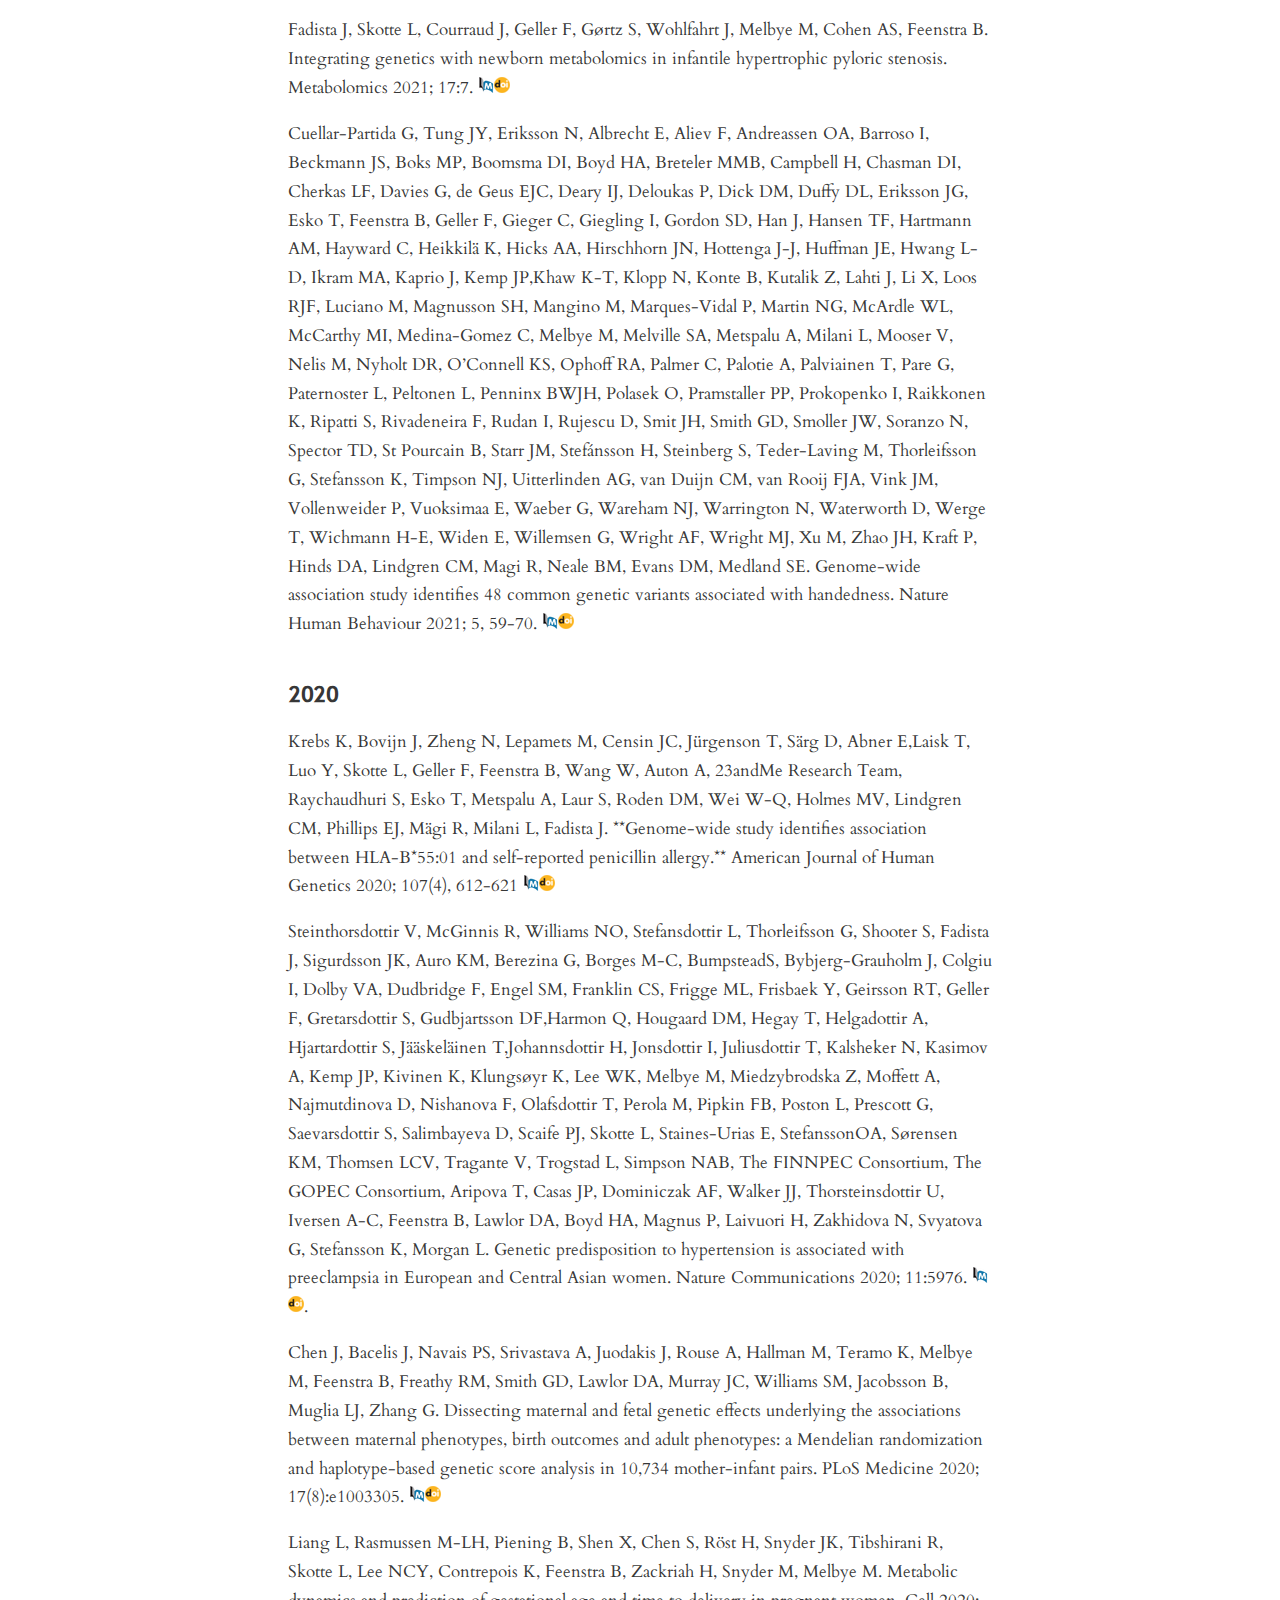
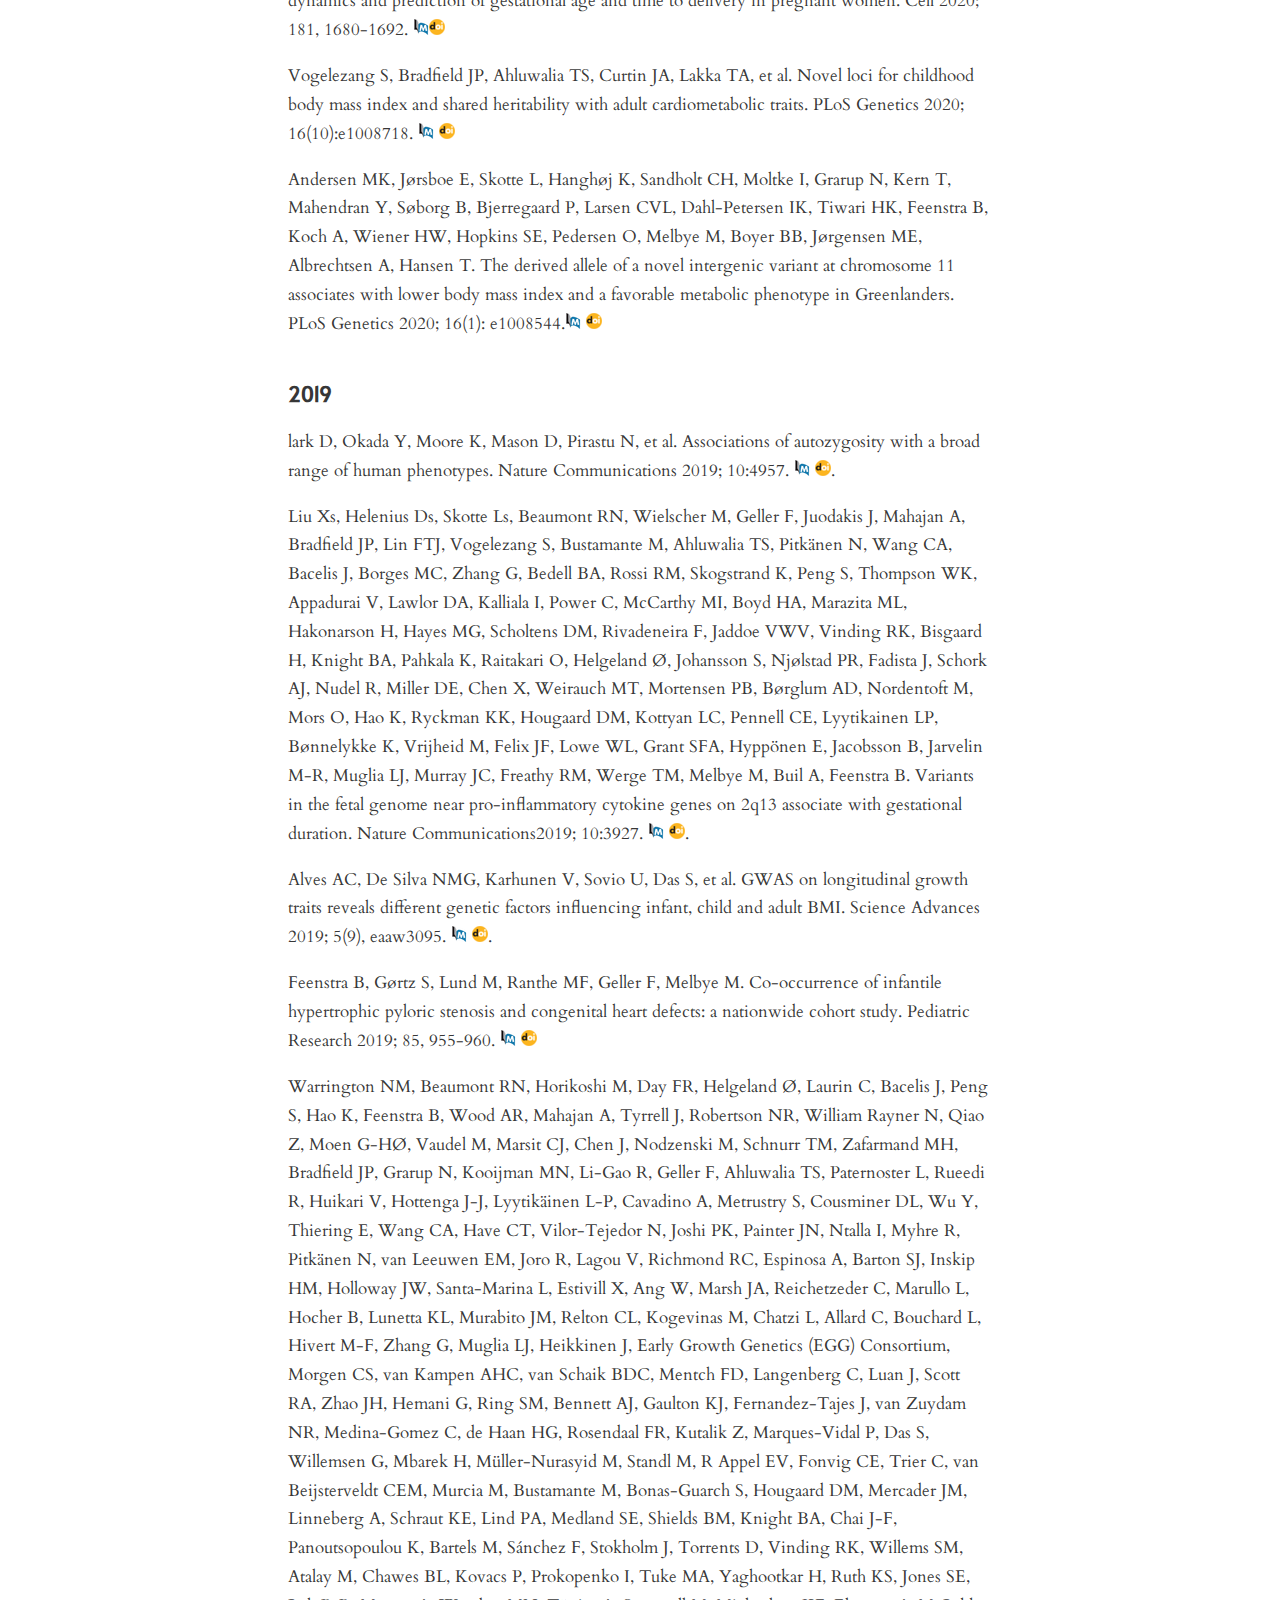
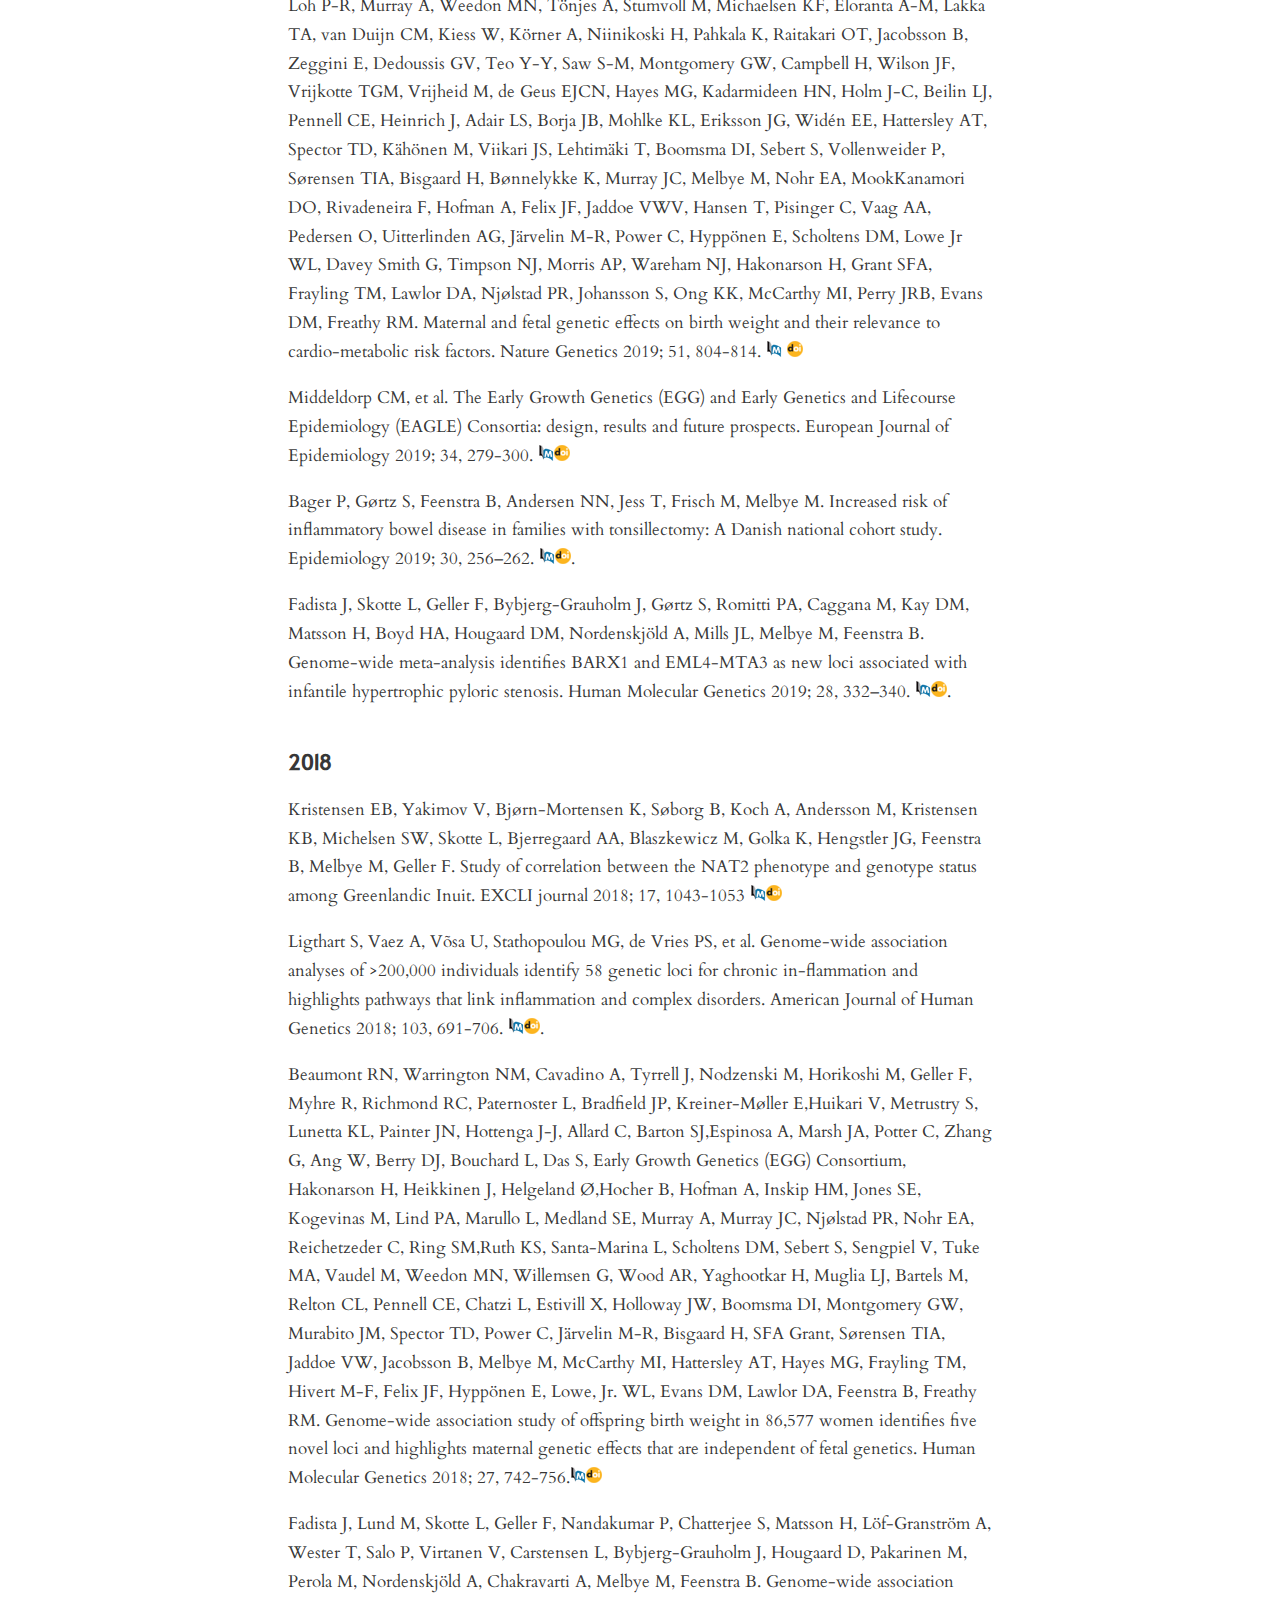
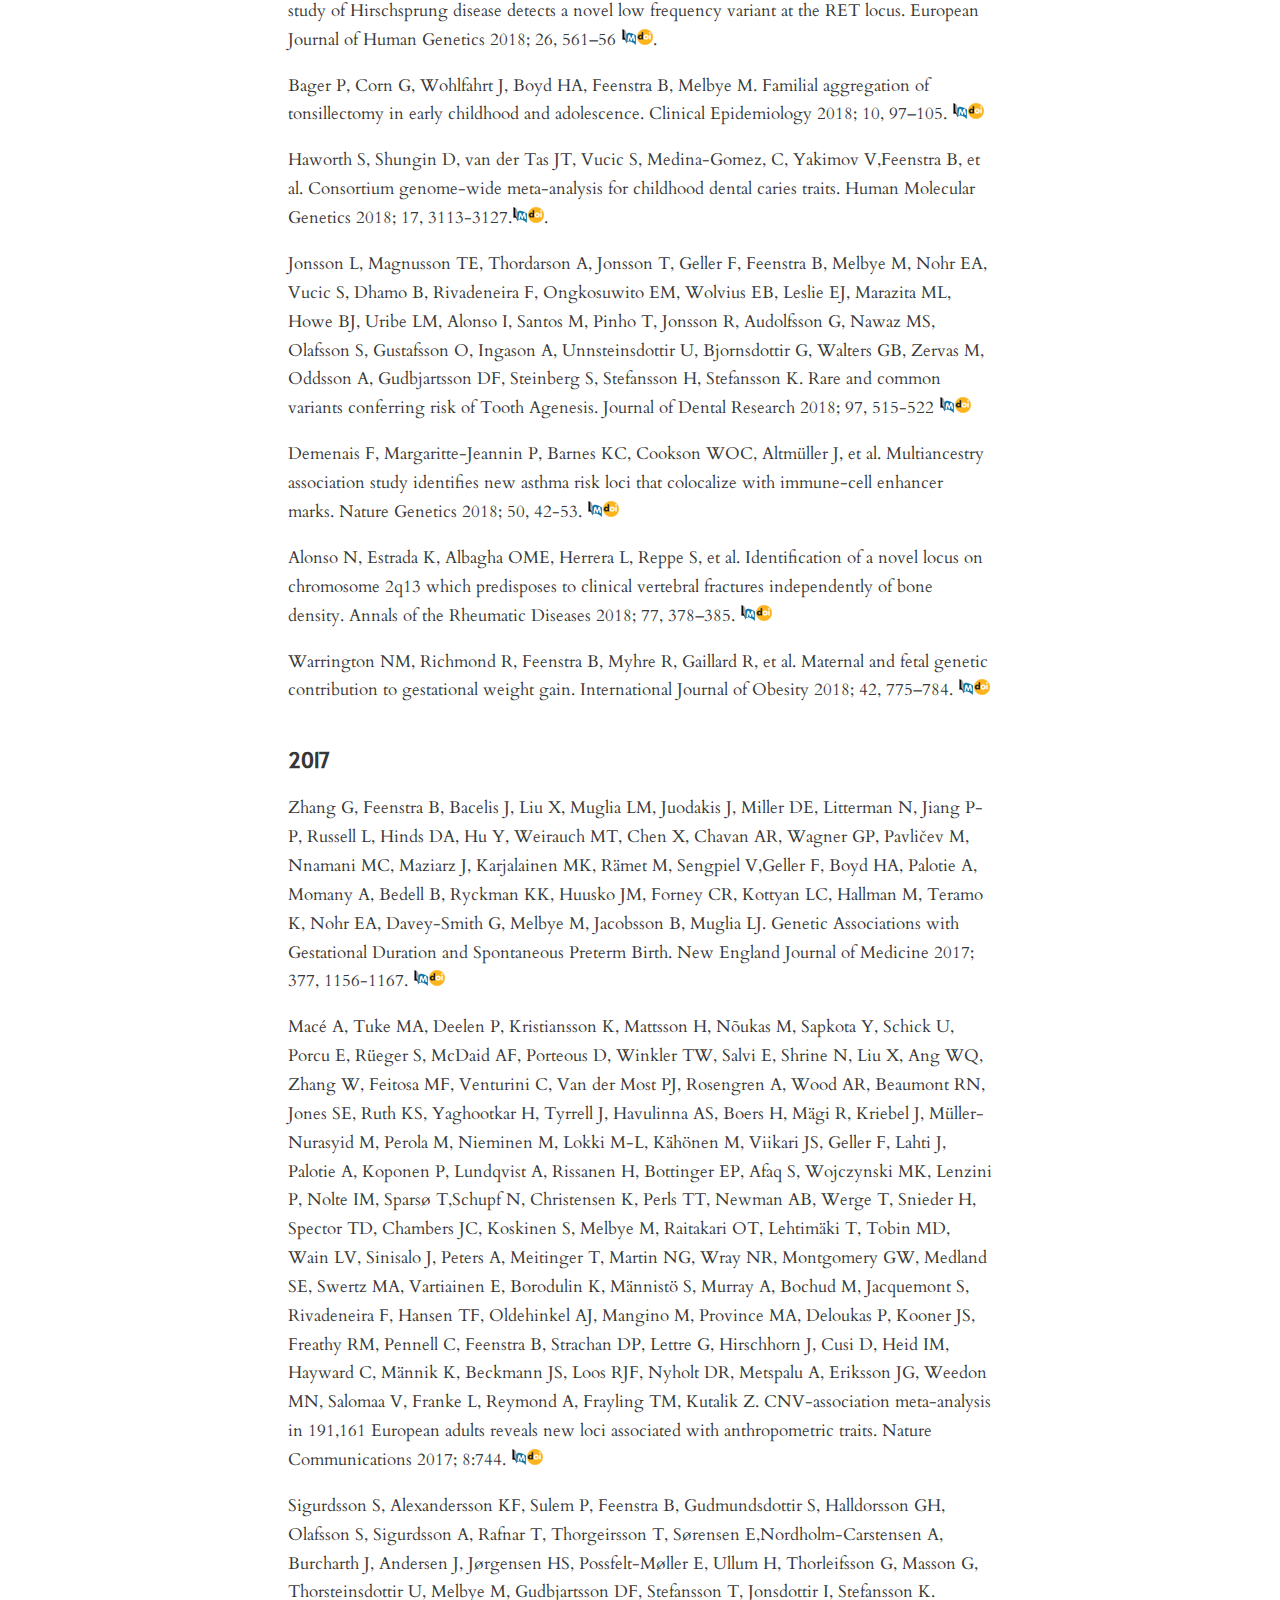
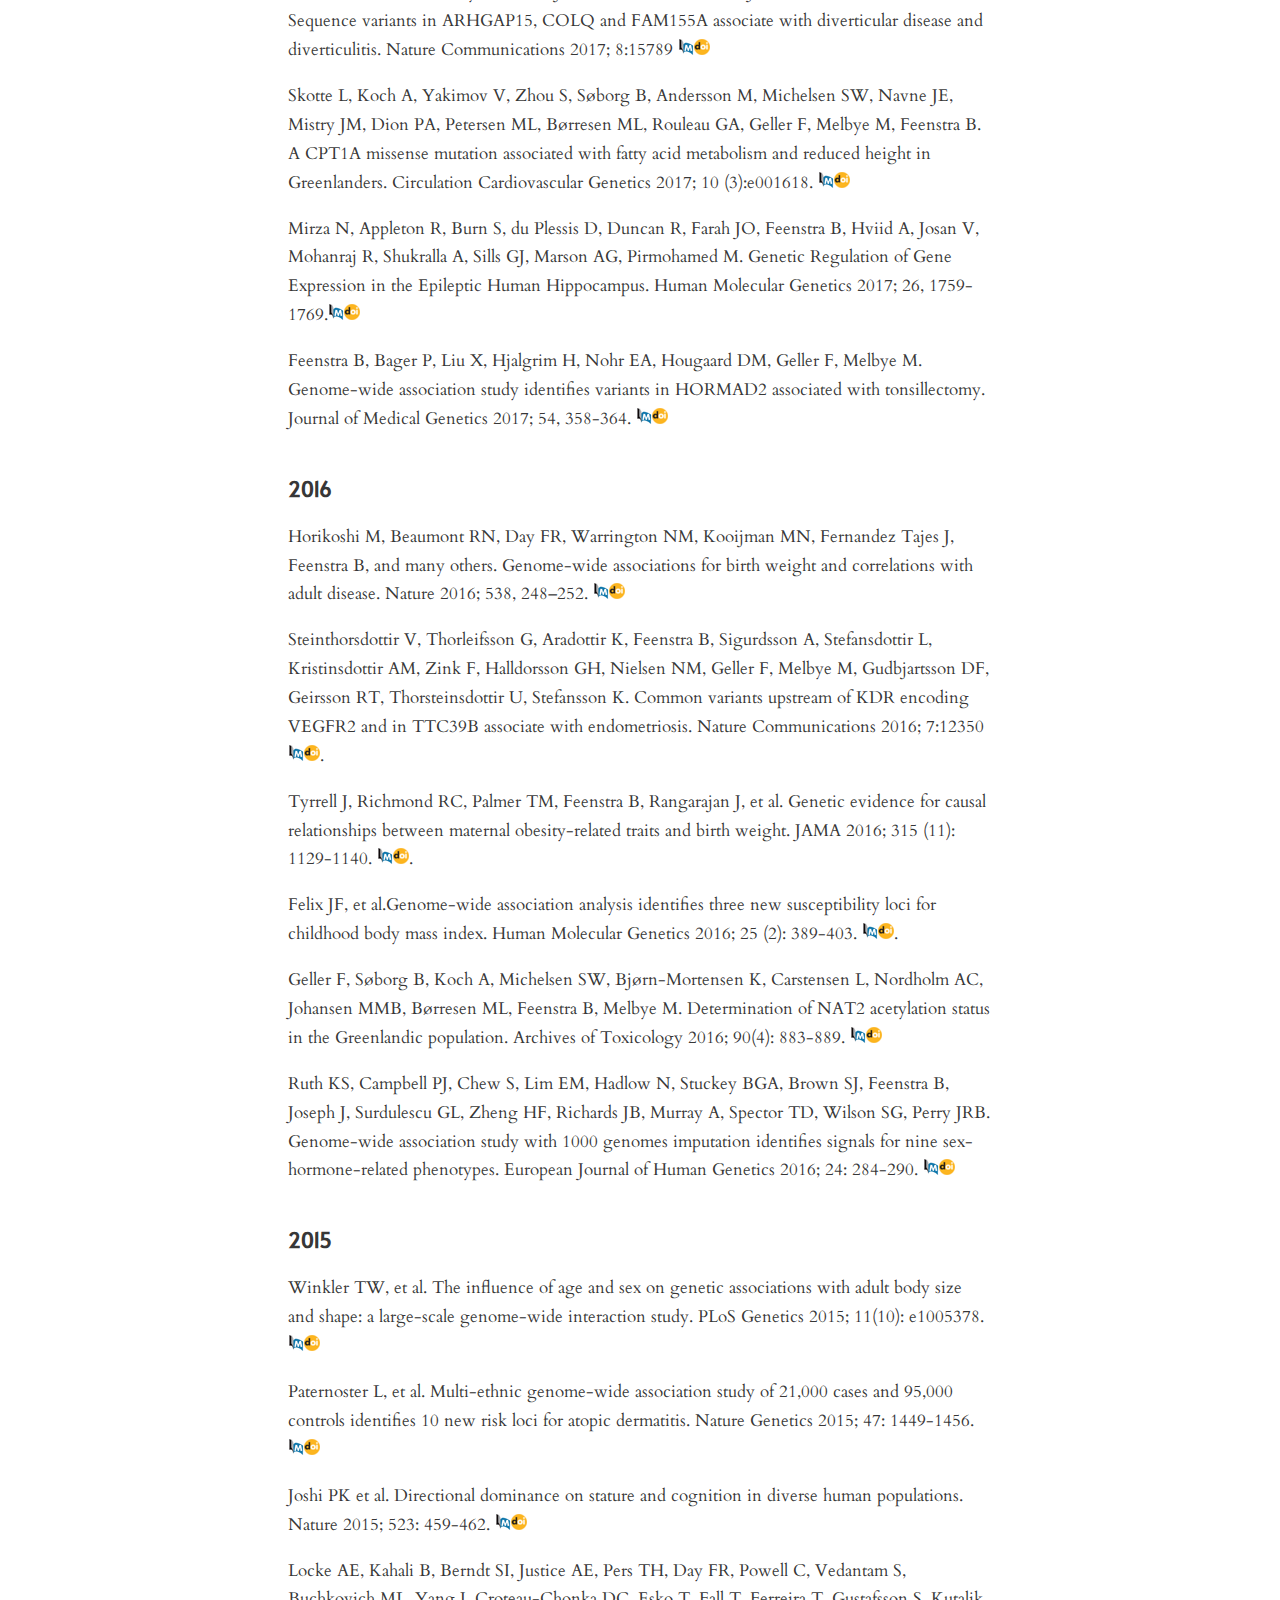
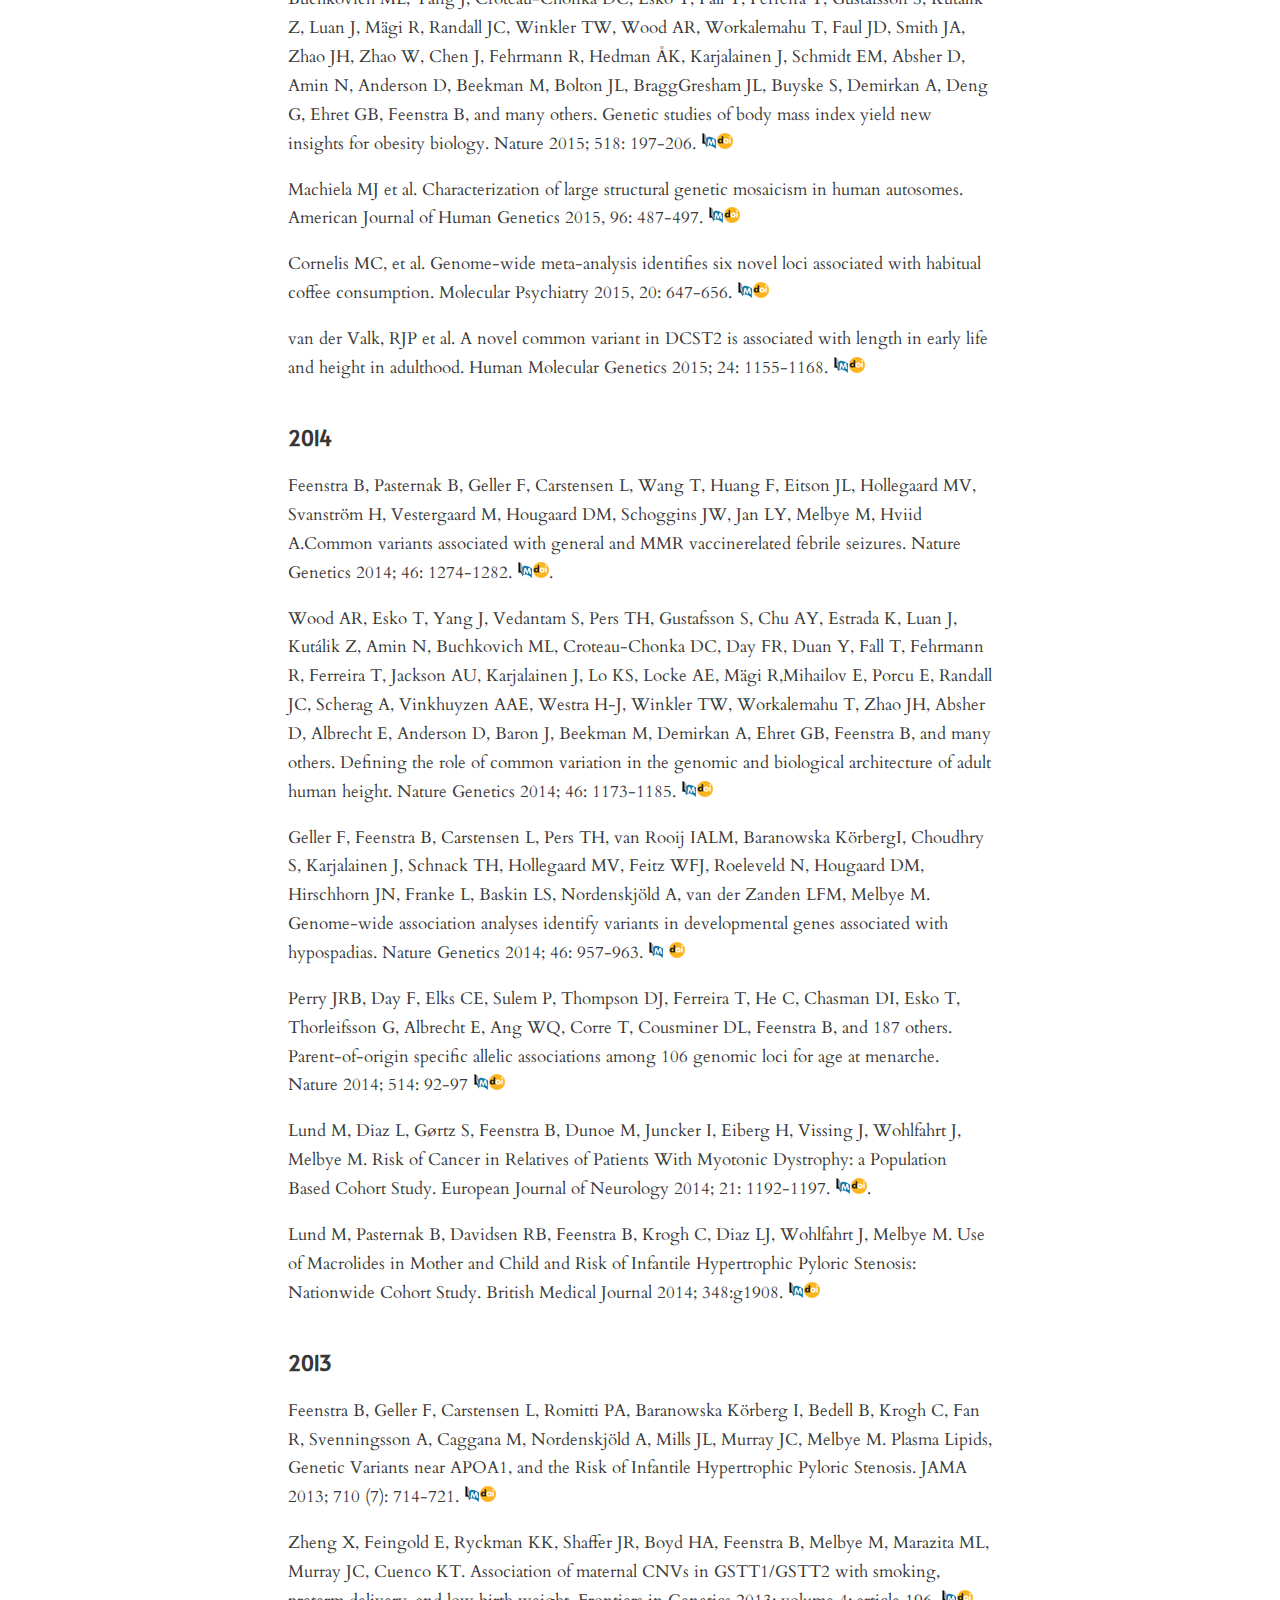
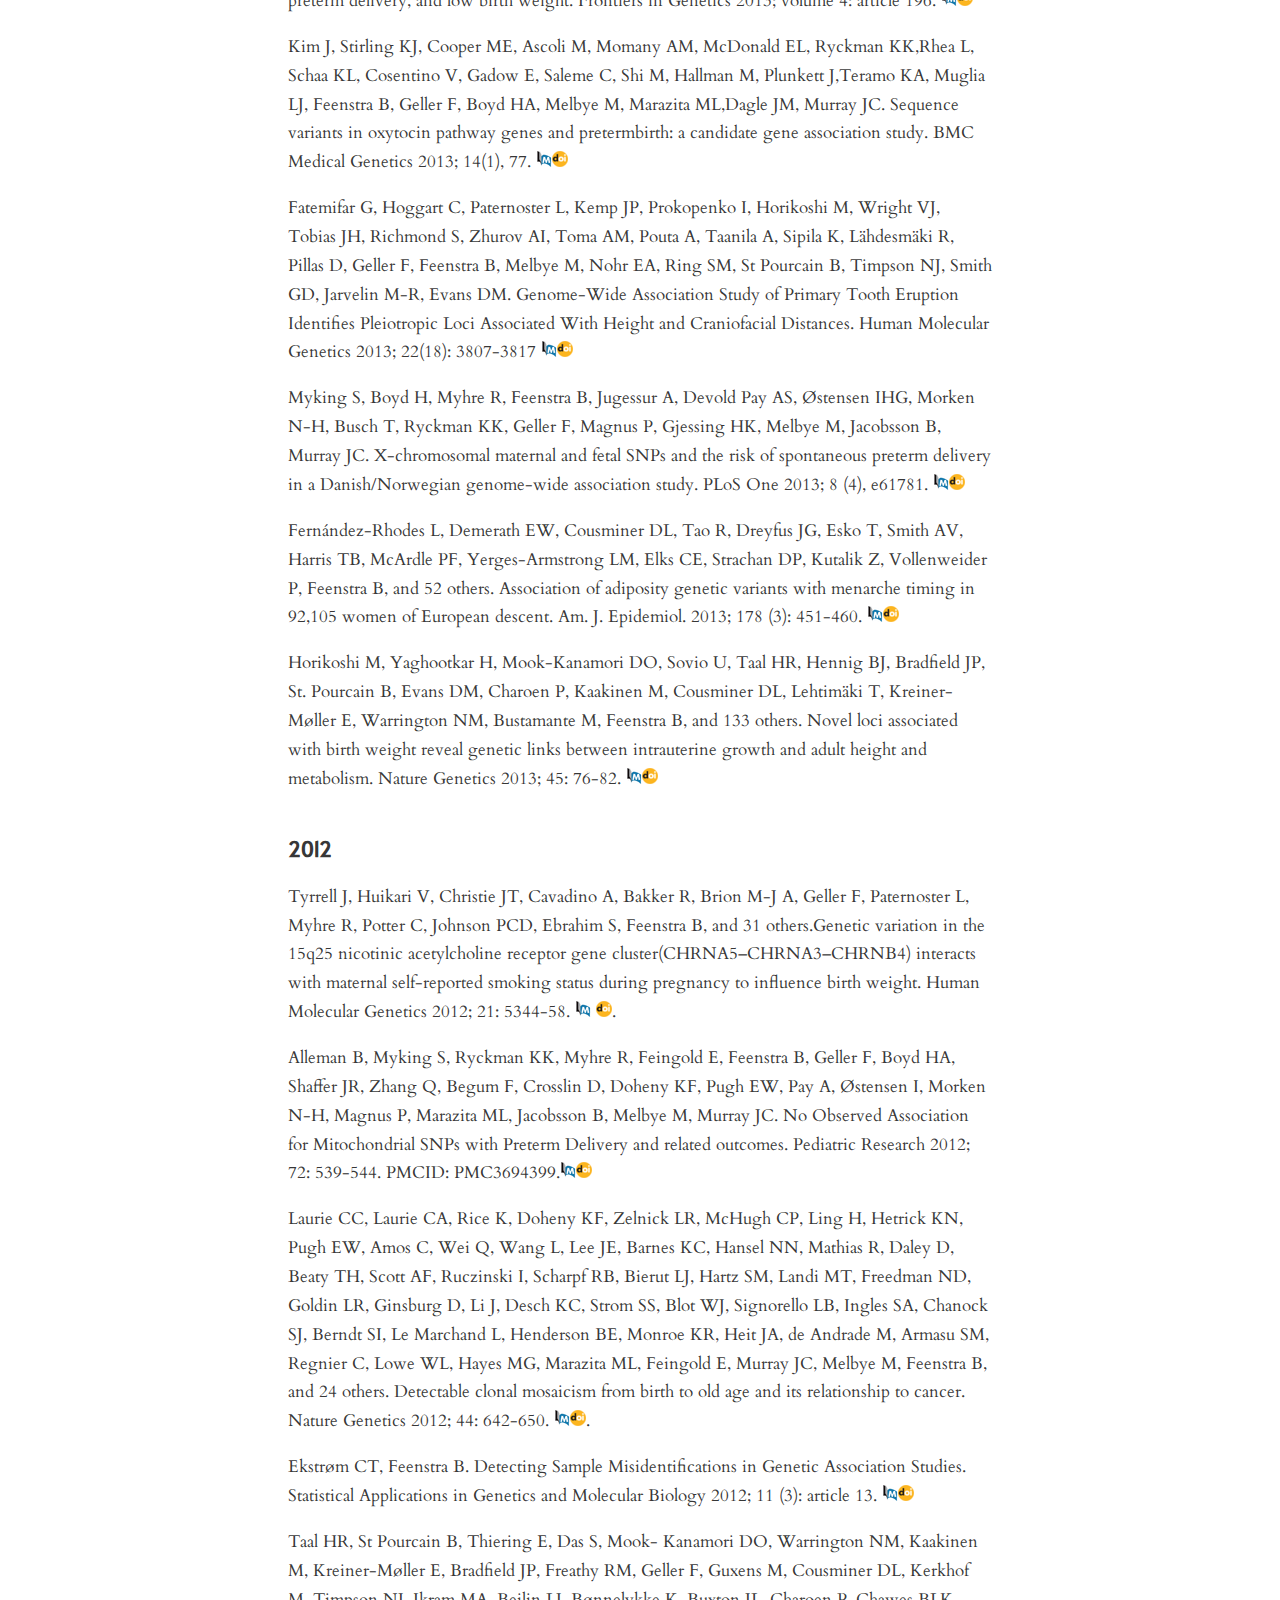
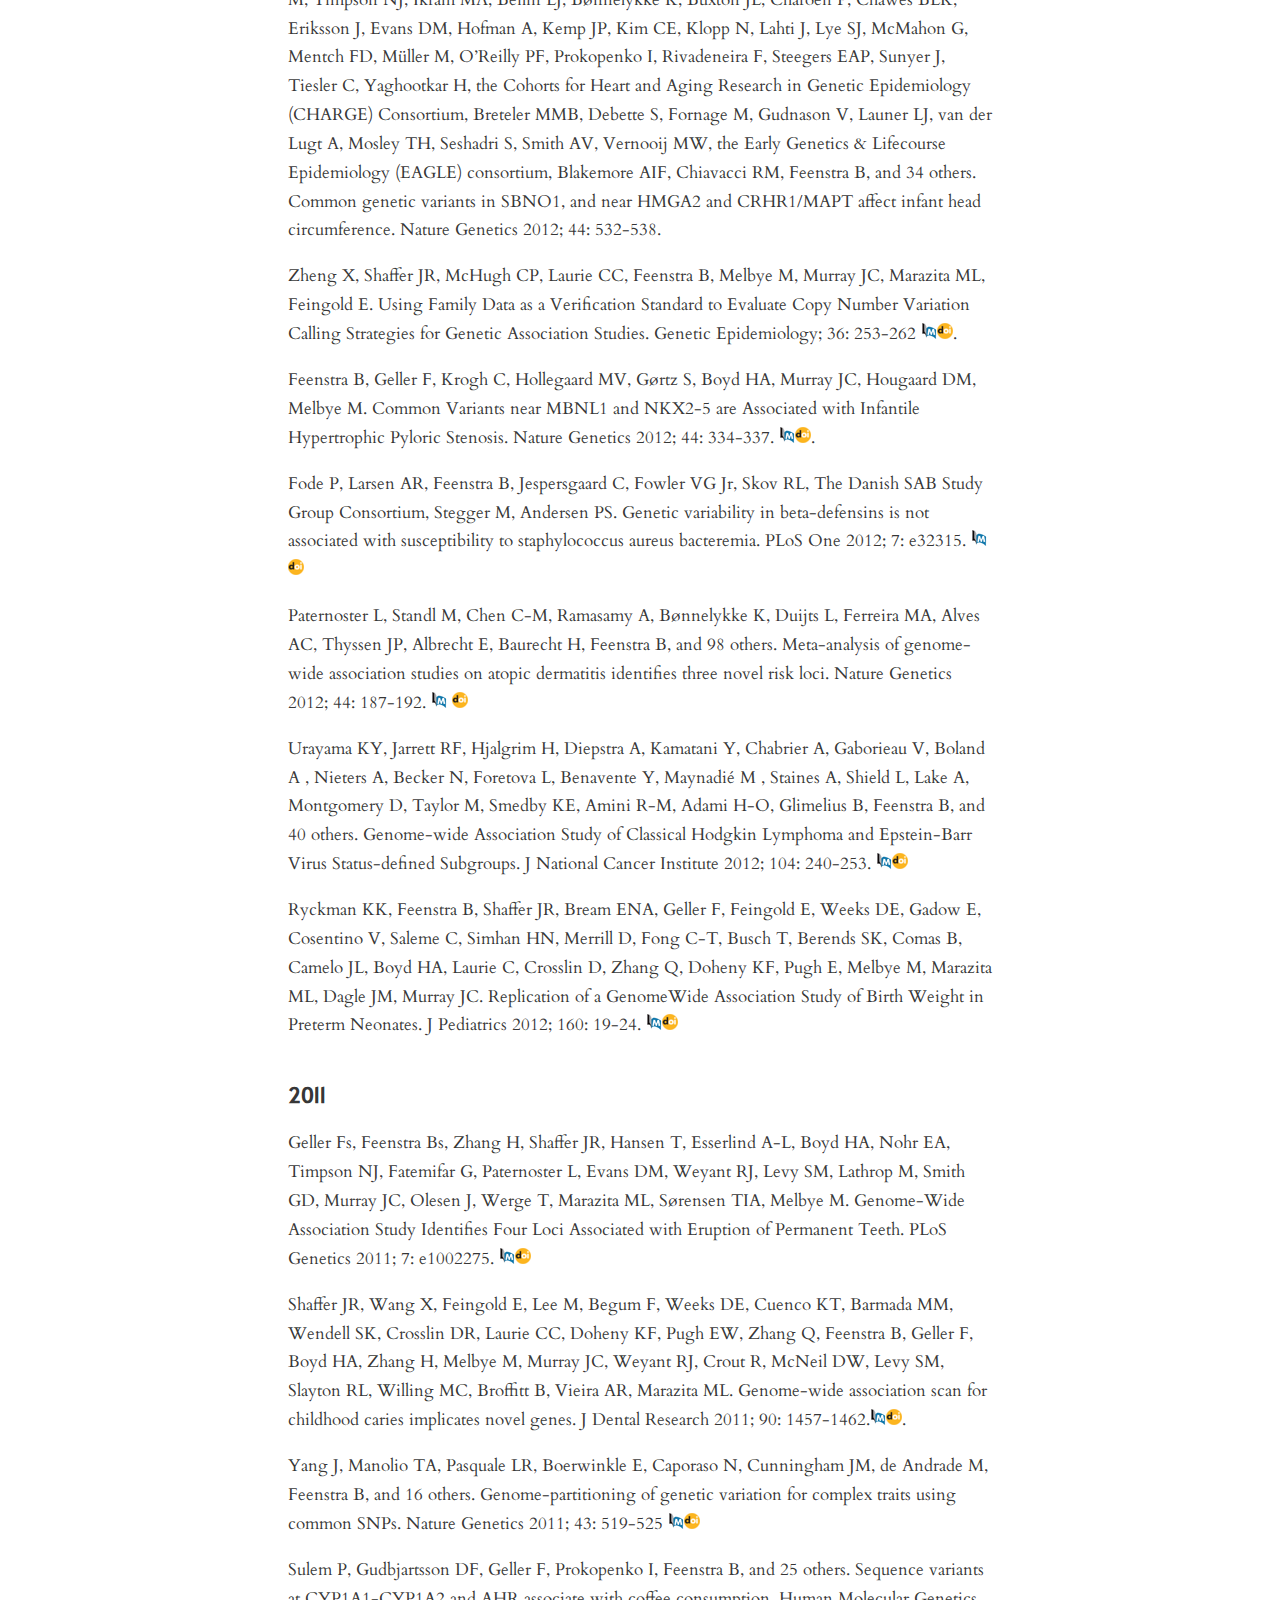
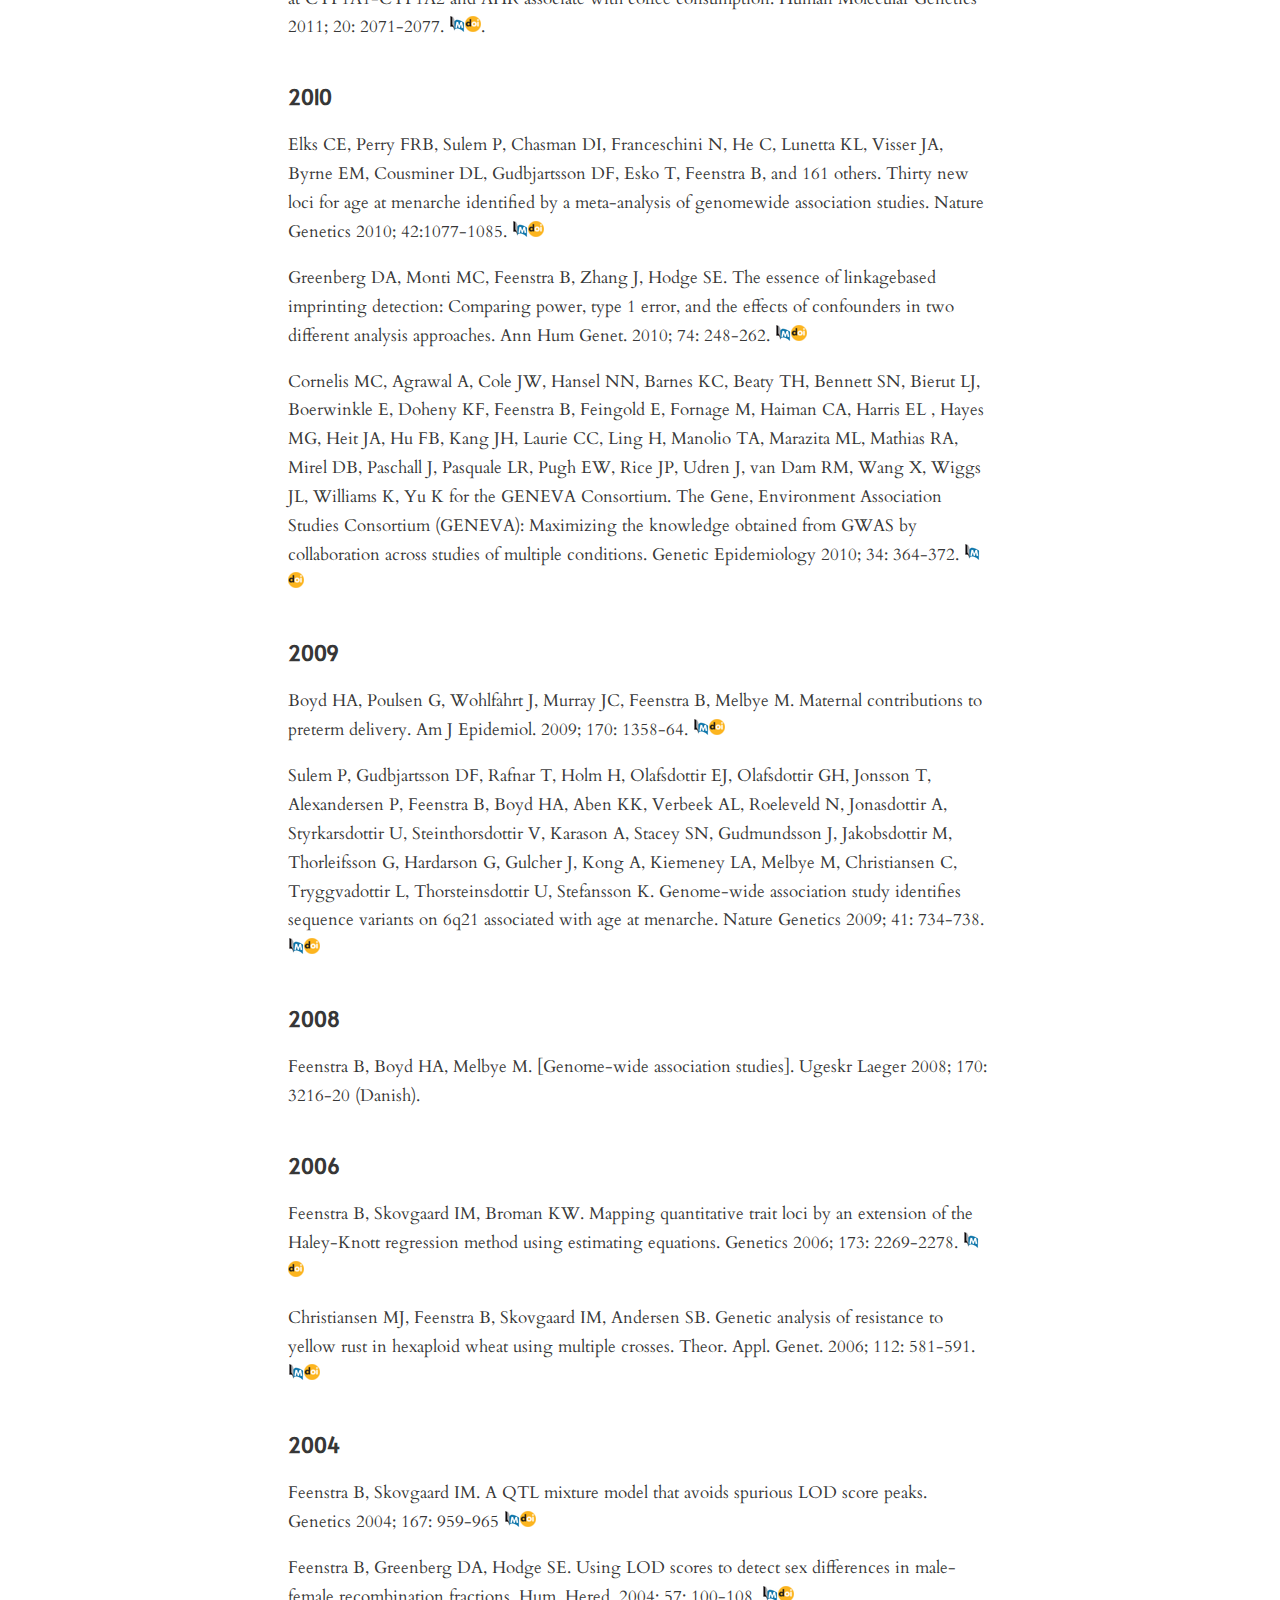
<file: publications.html>
<!DOCTYPE html>

<html xmlns="http://www.w3.org/1999/xhtml" lang="" xml:lang="">

<head>
  <meta charset="utf-8"/>
  <meta name="viewport" content="width=device-width, initial-scale=1"/>
  <meta http-equiv="X-UA-Compatible" content="IE=Edge,chrome=1"/>
  <meta name="generator" content="distill" />

  <style type="text/css">
  /* Hide doc at startup (prevent jankiness while JS renders/transforms) */
  body {
    visibility: hidden;
  }
  </style>

 <!--radix_placeholder_import_source-->
 <!--/radix_placeholder_import_source-->

<style type="text/css">code{white-space: pre;}</style>
<style type="text/css" data-origin="pandoc">
pre > code.sourceCode { white-space: pre; position: relative; }
pre > code.sourceCode > span { display: inline-block; line-height: 1.25; }
pre > code.sourceCode > span:empty { height: 1.2em; }
.sourceCode { overflow: visible; }
code.sourceCode > span { color: inherit; text-decoration: inherit; }
div.sourceCode { margin: 1em 0; }
pre.sourceCode { margin: 0; }
@media screen {
div.sourceCode { overflow: auto; }
}
@media print {
pre > code.sourceCode { white-space: pre-wrap; }
pre > code.sourceCode > span { text-indent: -5em; padding-left: 5em; }
}
pre.numberSource code
  { counter-reset: source-line 0; }
pre.numberSource code > span
  { position: relative; left: -4em; counter-increment: source-line; }
pre.numberSource code > span > a:first-child::before
  { content: counter(source-line);
    position: relative; left: -1em; text-align: right; vertical-align: baseline;
    border: none; display: inline-block;
    -webkit-touch-callout: none; -webkit-user-select: none;
    -khtml-user-select: none; -moz-user-select: none;
    -ms-user-select: none; user-select: none;
    padding: 0 4px; width: 4em;
    color: #aaaaaa;
  }
pre.numberSource { margin-left: 3em; border-left: 1px solid #aaaaaa;  padding-left: 4px; }
div.sourceCode
  { color: #00769e; background-color: #f1f3f5; }
@media screen {
pre > code.sourceCode > span > a:first-child::before { text-decoration: underline; }
}
code span { color: #00769e; } /* Normal */
code span.al { color: #ad0000; } /* Alert */
code span.an { color: #5e5e5e; } /* Annotation */
code span.at { color: #657422; } /* Attribute */
code span.bn { color: #ad0000; } /* BaseN */
code span.bu { } /* BuiltIn */
code span.cf { color: #00769e; } /* ControlFlow */
code span.ch { color: #20794d; } /* Char */
code span.cn { color: #8f5902; } /* Constant */
code span.co { color: #5e5e5e; } /* Comment */
code span.cv { color: #5e5e5e; font-style: italic; } /* CommentVar */
code span.do { color: #5e5e5e; font-style: italic; } /* Documentation */
code span.dt { color: #ad0000; } /* DataType */
code span.dv { color: #ad0000; } /* DecVal */
code span.er { color: #ad0000; } /* Error */
code span.ex { } /* Extension */
code span.fl { color: #ad0000; } /* Float */
code span.fu { color: #4758ab; } /* Function */
code span.im { } /* Import */
code span.in { color: #5e5e5e; } /* Information */
code span.kw { color: #00769e; } /* Keyword */
code span.op { color: #5e5e5e; } /* Operator */
code span.ot { color: #00769e; } /* Other */
code span.pp { color: #ad0000; } /* Preprocessor */
code span.sc { color: #5e5e5e; } /* SpecialChar */
code span.ss { color: #20794d; } /* SpecialString */
code span.st { color: #20794d; } /* String */
code span.va { color: #111111; } /* Variable */
code span.vs { color: #20794d; } /* VerbatimString */
code span.wa { color: #5e5e5e; font-style: italic; } /* Warning */
</style>


  <!--radix_placeholder_meta_tags-->
  <title>FeenstraLab: Publications</title>




  <!--  https://developers.facebook.com/docs/sharing/webmasters#markup -->
  <meta property="og:title" content="FeenstraLab: Publications"/>
  <meta property="og:type" content="article"/>
  <meta property="og:locale" content="en_US"/>
  <meta property="og:site_name" content="FeenstraLab"/>

  <!--  https://dev.twitter.com/cards/types/summary -->
  <meta property="twitter:card" content="summary"/>
  <meta property="twitter:title" content="FeenstraLab: Publications"/>

  <!--/radix_placeholder_meta_tags-->
  <!--radix_placeholder_rmarkdown_metadata-->

  <script type="text/json" id="radix-rmarkdown-metadata">
  {"type":"list","attributes":{"names":{"type":"character","attributes":{},"value":["title"]}},"value":[{"type":"character","attributes":{},"value":["Publications"]}]}
  </script>
  <!--/radix_placeholder_rmarkdown_metadata-->
  <!--radix_placeholder_navigation_in_header-->
  <meta name="distill:offset" content=""/>

  <script type="application/javascript">

    window.headroom_prevent_pin = false;

    window.document.addEventListener("DOMContentLoaded", function (event) {

      // initialize headroom for banner
      var header = $('header').get(0);
      var headerHeight = header.offsetHeight;
      var headroom = new Headroom(header, {
        tolerance: 5,
        onPin : function() {
          if (window.headroom_prevent_pin) {
            window.headroom_prevent_pin = false;
            headroom.unpin();
          }
        }
      });
      headroom.init();
      if(window.location.hash)
        headroom.unpin();
      $(header).addClass('headroom--transition');

      // offset scroll location for banner on hash change
      // (see: https://github.com/WickyNilliams/headroom.js/issues/38)
      window.addEventListener("hashchange", function(event) {
        window.scrollTo(0, window.pageYOffset - (headerHeight + 25));
      });

      // responsive menu
      $('.distill-site-header').each(function(i, val) {
        var topnav = $(this);
        var toggle = topnav.find('.nav-toggle');
        toggle.on('click', function() {
          topnav.toggleClass('responsive');
        });
      });

      // nav dropdowns
      $('.nav-dropbtn').click(function(e) {
        $(this).next('.nav-dropdown-content').toggleClass('nav-dropdown-active');
        $(this).parent().siblings('.nav-dropdown')
           .children('.nav-dropdown-content').removeClass('nav-dropdown-active');
      });
      $("body").click(function(e){
        $('.nav-dropdown-content').removeClass('nav-dropdown-active');
      });
      $(".nav-dropdown").click(function(e){
        e.stopPropagation();
      });
    });
  </script>

  <style type="text/css">

  /* Theme (user-documented overrideables for nav appearance) */

  .distill-site-nav {
    color: rgba(255, 255, 255, 0.8);
    background-color: #0F2E3D;
    font-size: 15px;
    font-weight: 300;
  }

  .distill-site-nav a {
    color: inherit;
    text-decoration: none;
  }

  .distill-site-nav a:hover {
    color: white;
  }

  @media print {
    .distill-site-nav {
      display: none;
    }
  }

  .distill-site-header {

  }

  .distill-site-footer {

  }


  /* Site Header */

  .distill-site-header {
    width: 100%;
    box-sizing: border-box;
    z-index: 3;
  }

  .distill-site-header .nav-left {
    display: inline-block;
    margin-left: 8px;
  }

  @media screen and (max-width: 768px) {
    .distill-site-header .nav-left {
      margin-left: 0;
    }
  }


  .distill-site-header .nav-right {
    float: right;
    margin-right: 8px;
  }

  .distill-site-header a,
  .distill-site-header .title {
    display: inline-block;
    text-align: center;
    padding: 14px 10px 14px 10px;
  }

  .distill-site-header .title {
    font-size: 18px;
    min-width: 150px;
  }

  .distill-site-header .logo {
    padding: 0;
  }

  .distill-site-header .logo img {
    display: none;
    max-height: 20px;
    width: auto;
    margin-bottom: -4px;
  }

  .distill-site-header .nav-image img {
    max-height: 18px;
    width: auto;
    display: inline-block;
    margin-bottom: -3px;
  }



  @media screen and (min-width: 1000px) {
    .distill-site-header .logo img {
      display: inline-block;
    }
    .distill-site-header .nav-left {
      margin-left: 20px;
    }
    .distill-site-header .nav-right {
      margin-right: 20px;
    }
    .distill-site-header .title {
      padding-left: 12px;
    }
  }


  .distill-site-header .nav-toggle {
    display: none;
  }

  .nav-dropdown {
    display: inline-block;
    position: relative;
  }

  .nav-dropdown .nav-dropbtn {
    border: none;
    outline: none;
    color: rgba(255, 255, 255, 0.8);
    padding: 16px 10px;
    background-color: transparent;
    font-family: inherit;
    font-size: inherit;
    font-weight: inherit;
    margin: 0;
    margin-top: 1px;
    z-index: 2;
  }

  .nav-dropdown-content {
    display: none;
    position: absolute;
    background-color: white;
    min-width: 200px;
    border: 1px solid rgba(0,0,0,0.15);
    border-radius: 4px;
    box-shadow: 0px 8px 16px 0px rgba(0,0,0,0.1);
    z-index: 1;
    margin-top: 2px;
    white-space: nowrap;
    padding-top: 4px;
    padding-bottom: 4px;
  }

  .nav-dropdown-content hr {
    margin-top: 4px;
    margin-bottom: 4px;
    border: none;
    border-bottom: 1px solid rgba(0, 0, 0, 0.1);
  }

  .nav-dropdown-active {
    display: block;
  }

  .nav-dropdown-content a, .nav-dropdown-content .nav-dropdown-header {
    color: black;
    padding: 6px 24px;
    text-decoration: none;
    display: block;
    text-align: left;
  }

  .nav-dropdown-content .nav-dropdown-header {
    display: block;
    padding: 5px 24px;
    padding-bottom: 0;
    text-transform: uppercase;
    font-size: 14px;
    color: #999999;
    white-space: nowrap;
  }

  .nav-dropdown:hover .nav-dropbtn {
    color: white;
  }

  .nav-dropdown-content a:hover {
    background-color: #ddd;
    color: black;
  }

  .nav-right .nav-dropdown-content {
    margin-left: -45%;
    right: 0;
  }

  @media screen and (max-width: 768px) {
    .distill-site-header a, .distill-site-header .nav-dropdown  {display: none;}
    .distill-site-header a.nav-toggle {
      float: right;
      display: block;
    }
    .distill-site-header .title {
      margin-left: 0;
    }
    .distill-site-header .nav-right {
      margin-right: 0;
    }
    .distill-site-header {
      overflow: hidden;
    }
    .nav-right .nav-dropdown-content {
      margin-left: 0;
    }
  }


  @media screen and (max-width: 768px) {
    .distill-site-header.responsive {position: relative; min-height: 500px; }
    .distill-site-header.responsive a.nav-toggle {
      position: absolute;
      right: 0;
      top: 0;
    }
    .distill-site-header.responsive a,
    .distill-site-header.responsive .nav-dropdown {
      display: block;
      text-align: left;
    }
    .distill-site-header.responsive .nav-left,
    .distill-site-header.responsive .nav-right {
      width: 100%;
    }
    .distill-site-header.responsive .nav-dropdown {float: none;}
    .distill-site-header.responsive .nav-dropdown-content {position: relative;}
    .distill-site-header.responsive .nav-dropdown .nav-dropbtn {
      display: block;
      width: 100%;
      text-align: left;
    }
  }

  /* Site Footer */

  .distill-site-footer {
    width: 100%;
    overflow: hidden;
    box-sizing: border-box;
    z-index: 3;
    margin-top: 30px;
    padding-top: 30px;
    padding-bottom: 30px;
    text-align: center;
  }

  /* Headroom */

  d-title {
    padding-top: 6rem;
  }

  @media print {
    d-title {
      padding-top: 4rem;
    }
  }

  .headroom {
    z-index: 1000;
    position: fixed;
    top: 0;
    left: 0;
    right: 0;
  }

  .headroom--transition {
    transition: all .4s ease-in-out;
  }

  .headroom--unpinned {
    top: -100px;
  }

  .headroom--pinned {
    top: 0;
  }

  /* adjust viewport for navbar height */
  /* helps vertically center bootstrap (non-distill) content */
  .min-vh-100 {
    min-height: calc(100vh - 100px) !important;
  }

  </style>

  <script src="site_libs/jquery-3.6.0/jquery-3.6.0.min.js"></script>
  <link href="site_libs/font-awesome-5.1.0/css/all.css" rel="stylesheet"/>
  <link href="site_libs/font-awesome-5.1.0/css/v4-shims.css" rel="stylesheet"/>
  <script src="site_libs/headroom-0.9.4/headroom.min.js"></script>
  <!--/radix_placeholder_navigation_in_header-->
  <!--radix_placeholder_distill-->

  <style type="text/css">

  body {
    background-color: white;
  }

  .pandoc-table {
    width: 100%;
  }

  .pandoc-table>caption {
    margin-bottom: 10px;
  }

  .pandoc-table th:not([align]) {
    text-align: left;
  }

  .pagedtable-footer {
    font-size: 15px;
  }

  d-byline .byline {
    grid-template-columns: 2fr 2fr;
  }

  d-byline .byline h3 {
    margin-block-start: 1.5em;
  }

  d-byline .byline .authors-affiliations h3 {
    margin-block-start: 0.5em;
  }

  .authors-affiliations .orcid-id {
    width: 16px;
    height:16px;
    margin-left: 4px;
    margin-right: 4px;
    vertical-align: middle;
    padding-bottom: 2px;
  }

  d-title .dt-tags {
    margin-top: 1em;
    grid-column: text;
  }

  .dt-tags .dt-tag {
    text-decoration: none;
    display: inline-block;
    color: rgba(0,0,0,0.6);
    padding: 0em 0.4em;
    margin-right: 0.5em;
    margin-bottom: 0.4em;
    font-size: 70%;
    border: 1px solid rgba(0,0,0,0.2);
    border-radius: 3px;
    text-transform: uppercase;
    font-weight: 500;
  }

  d-article table.gt_table td,
  d-article table.gt_table th {
    border-bottom: none;
    font-size: 100%;
  }

  .html-widget {
    margin-bottom: 2.0em;
  }

  .l-screen-inset {
    padding-right: 16px;
  }

  .l-screen .caption {
    margin-left: 10px;
  }

  .shaded {
    background: rgb(247, 247, 247);
    padding-top: 20px;
    padding-bottom: 20px;
    border-top: 1px solid rgba(0, 0, 0, 0.1);
    border-bottom: 1px solid rgba(0, 0, 0, 0.1);
  }

  .shaded .html-widget {
    margin-bottom: 0;
    border: 1px solid rgba(0, 0, 0, 0.1);
  }

  .shaded .shaded-content {
    background: white;
  }

  .text-output {
    margin-top: 0;
    line-height: 1.5em;
  }

  .hidden {
    display: none !important;
  }

  d-article {
    padding-top: 2.5rem;
    padding-bottom: 30px;
  }

  d-appendix {
    padding-top: 30px;
  }

  d-article>p>img {
    width: 100%;
  }

  d-article h2 {
    margin: 1rem 0 1.5rem 0;
  }

  d-article h3 {
    margin-top: 1.5rem;
  }

  d-article iframe {
    border: 1px solid rgba(0, 0, 0, 0.1);
    margin-bottom: 2.0em;
    width: 100%;
  }

  /* Tweak code blocks */

  d-article div.sourceCode code,
  d-article pre code {
    font-family: Consolas, Monaco, 'Andale Mono', 'Ubuntu Mono', monospace;
  }

  d-article pre,
  d-article div.sourceCode,
  d-article div.sourceCode pre {
    overflow: auto;
  }

  d-article div.sourceCode {
    background-color: white;
  }

  d-article div.sourceCode pre {
    padding-left: 10px;
    font-size: 12px;
    border-left: 2px solid rgba(0,0,0,0.1);
  }

  d-article pre {
    font-size: 12px;
    color: black;
    background: none;
    margin-top: 0;
    text-align: left;
    white-space: pre;
    word-spacing: normal;
    word-break: normal;
    word-wrap: normal;
    line-height: 1.5;

    -moz-tab-size: 4;
    -o-tab-size: 4;
    tab-size: 4;

    -webkit-hyphens: none;
    -moz-hyphens: none;
    -ms-hyphens: none;
    hyphens: none;
  }

  d-article pre a {
    border-bottom: none;
  }

  d-article pre a:hover {
    border-bottom: none;
    text-decoration: underline;
  }

  d-article details {
    grid-column: text;
    margin-bottom: 0.8em;
  }

  @media(min-width: 768px) {

  d-article pre,
  d-article div.sourceCode,
  d-article div.sourceCode pre {
    overflow: visible !important;
  }

  d-article div.sourceCode pre {
    padding-left: 18px;
    font-size: 14px;
  }

  d-article pre {
    font-size: 14px;
  }

  }

  figure img.external {
    background: white;
    border: 1px solid rgba(0, 0, 0, 0.1);
    box-shadow: 0 1px 8px rgba(0, 0, 0, 0.1);
    padding: 18px;
    box-sizing: border-box;
  }

  /* CSS for d-contents */

  .d-contents {
    grid-column: text;
    color: rgba(0,0,0,0.8);
    font-size: 0.9em;
    padding-bottom: 1em;
    margin-bottom: 1em;
    padding-bottom: 0.5em;
    margin-bottom: 1em;
    padding-left: 0.25em;
    justify-self: start;
  }

  @media(min-width: 1000px) {
    .d-contents.d-contents-float {
      height: 0;
      grid-column-start: 1;
      grid-column-end: 4;
      justify-self: center;
      padding-right: 3em;
      padding-left: 2em;
    }
  }

  .d-contents nav h3 {
    font-size: 18px;
    margin-top: 0;
    margin-bottom: 1em;
  }

  .d-contents li {
    list-style-type: none
  }

  .d-contents nav > ul {
    padding-left: 0;
  }

  .d-contents ul {
    padding-left: 1em
  }

  .d-contents nav ul li {
    margin-top: 0.6em;
    margin-bottom: 0.2em;
  }

  .d-contents nav a {
    font-size: 13px;
    border-bottom: none;
    text-decoration: none
    color: rgba(0, 0, 0, 0.8);
  }

  .d-contents nav a:hover {
    text-decoration: underline solid rgba(0, 0, 0, 0.6)
  }

  .d-contents nav > ul > li > a {
    font-weight: 600;
  }

  .d-contents nav > ul > li > ul {
    font-weight: inherit;
  }

  .d-contents nav > ul > li > ul > li {
    margin-top: 0.2em;
  }


  .d-contents nav ul {
    margin-top: 0;
    margin-bottom: 0.25em;
  }

  .d-article-with-toc h2:nth-child(2) {
    margin-top: 0;
  }


  /* Figure */

  .figure {
    position: relative;
    margin-bottom: 2.5em;
    margin-top: 1.5em;
  }

  .figure .caption {
    color: rgba(0, 0, 0, 0.6);
    font-size: 12px;
    line-height: 1.5em;
  }

  .figure img.external {
    background: white;
    border: 1px solid rgba(0, 0, 0, 0.1);
    box-shadow: 0 1px 8px rgba(0, 0, 0, 0.1);
    padding: 18px;
    box-sizing: border-box;
  }

  .figure .caption a {
    color: rgba(0, 0, 0, 0.6);
  }

  .figure .caption b,
  .figure .caption strong, {
    font-weight: 600;
    color: rgba(0, 0, 0, 1.0);
  }

  /* Citations */

  d-article .citation {
    color: inherit;
    cursor: inherit;
  }

  div.hanging-indent{
    margin-left: 1em; text-indent: -1em;
  }

  /* Citation hover box */

  .tippy-box[data-theme~=light-border] {
    background-color: rgba(250, 250, 250, 0.95);
  }

  .tippy-content > p {
    margin-bottom: 0;
    padding: 2px;
  }


  /* Tweak 1000px media break to show more text */

  @media(min-width: 1000px) {
    .base-grid,
    distill-header,
    d-title,
    d-abstract,
    d-article,
    d-appendix,
    distill-appendix,
    d-byline,
    d-footnote-list,
    d-citation-list,
    distill-footer {
      grid-template-columns: [screen-start] 1fr [page-start kicker-start] 80px [middle-start] 50px [text-start kicker-end] 65px 65px 65px 65px 65px 65px 65px 65px [text-end gutter-start] 65px [middle-end] 65px [page-end gutter-end] 1fr [screen-end];
      grid-column-gap: 16px;
    }

    .grid {
      grid-column-gap: 16px;
    }

    d-article {
      font-size: 1.06rem;
      line-height: 1.7em;
    }
    figure .caption, .figure .caption, figure figcaption {
      font-size: 13px;
    }
  }

  @media(min-width: 1180px) {
    .base-grid,
    distill-header,
    d-title,
    d-abstract,
    d-article,
    d-appendix,
    distill-appendix,
    d-byline,
    d-footnote-list,
    d-citation-list,
    distill-footer {
      grid-template-columns: [screen-start] 1fr [page-start kicker-start] 60px [middle-start] 60px [text-start kicker-end] 60px 60px 60px 60px 60px 60px 60px 60px [text-end gutter-start] 60px [middle-end] 60px [page-end gutter-end] 1fr [screen-end];
      grid-column-gap: 32px;
    }

    .grid {
      grid-column-gap: 32px;
    }
  }


  /* Get the citation styles for the appendix (not auto-injected on render since
     we do our own rendering of the citation appendix) */

  d-appendix .citation-appendix,
  .d-appendix .citation-appendix {
    font-size: 11px;
    line-height: 15px;
    border-left: 1px solid rgba(0, 0, 0, 0.1);
    padding-left: 18px;
    border: 1px solid rgba(0,0,0,0.1);
    background: rgba(0, 0, 0, 0.02);
    padding: 10px 18px;
    border-radius: 3px;
    color: rgba(150, 150, 150, 1);
    overflow: hidden;
    margin-top: -12px;
    white-space: pre-wrap;
    word-wrap: break-word;
  }

  /* Include appendix styles here so they can be overridden */

  d-appendix {
    contain: layout style;
    font-size: 0.8em;
    line-height: 1.7em;
    margin-top: 60px;
    margin-bottom: 0;
    border-top: 1px solid rgba(0, 0, 0, 0.1);
    color: rgba(0,0,0,0.5);
    padding-top: 60px;
    padding-bottom: 48px;
  }

  d-appendix h3 {
    grid-column: page-start / text-start;
    font-size: 15px;
    font-weight: 500;
    margin-top: 1em;
    margin-bottom: 0;
    color: rgba(0,0,0,0.65);
  }

  d-appendix h3 + * {
    margin-top: 1em;
  }

  d-appendix ol {
    padding: 0 0 0 15px;
  }

  @media (min-width: 768px) {
    d-appendix ol {
      padding: 0 0 0 30px;
      margin-left: -30px;
    }
  }

  d-appendix li {
    margin-bottom: 1em;
  }

  d-appendix a {
    color: rgba(0, 0, 0, 0.6);
  }

  d-appendix > * {
    grid-column: text;
  }

  d-appendix > d-footnote-list,
  d-appendix > d-citation-list,
  d-appendix > distill-appendix {
    grid-column: screen;
  }

  /* Include footnote styles here so they can be overridden */

  d-footnote-list {
    contain: layout style;
  }

  d-footnote-list > * {
    grid-column: text;
  }

  d-footnote-list a.footnote-backlink {
    color: rgba(0,0,0,0.3);
    padding-left: 0.5em;
  }



  /* Anchor.js */

  .anchorjs-link {
    /*transition: all .25s linear; */
    text-decoration: none;
    border-bottom: none;
  }
  *:hover > .anchorjs-link {
    margin-left: -1.125em !important;
    text-decoration: none;
    border-bottom: none;
  }

  /* Social footer */

  .social_footer {
    margin-top: 30px;
    margin-bottom: 0;
    color: rgba(0,0,0,0.67);
  }

  .disqus-comments {
    margin-right: 30px;
  }

  .disqus-comment-count {
    border-bottom: 1px solid rgba(0, 0, 0, 0.4);
    cursor: pointer;
  }

  #disqus_thread {
    margin-top: 30px;
  }

  .article-sharing a {
    border-bottom: none;
    margin-right: 8px;
  }

  .article-sharing a:hover {
    border-bottom: none;
  }

  .sidebar-section.subscribe {
    font-size: 12px;
    line-height: 1.6em;
  }

  .subscribe p {
    margin-bottom: 0.5em;
  }


  .article-footer .subscribe {
    font-size: 15px;
    margin-top: 45px;
  }


  .sidebar-section.custom {
    font-size: 12px;
    line-height: 1.6em;
  }

  .custom p {
    margin-bottom: 0.5em;
  }

  /* Styles for listing layout (hide title) */
  .layout-listing d-title, .layout-listing .d-title {
    display: none;
  }

  /* Styles for posts lists (not auto-injected) */


  .posts-with-sidebar {
    padding-left: 45px;
    padding-right: 45px;
  }

  .posts-list .description h2,
  .posts-list .description p {
    font-family: -apple-system, BlinkMacSystemFont, "Segoe UI", Roboto, Oxygen, Ubuntu, Cantarell, "Fira Sans", "Droid Sans", "Helvetica Neue", Arial, sans-serif;
  }

  .posts-list .description h2 {
    font-weight: 700;
    border-bottom: none;
    padding-bottom: 0;
  }

  .posts-list h2.post-tag {
    border-bottom: 1px solid rgba(0, 0, 0, 0.2);
    padding-bottom: 12px;
  }
  .posts-list {
    margin-top: 60px;
    margin-bottom: 24px;
  }

  .posts-list .post-preview {
    text-decoration: none;
    overflow: hidden;
    display: block;
    border-bottom: 1px solid rgba(0, 0, 0, 0.1);
    padding: 24px 0;
  }

  .post-preview-last {
    border-bottom: none !important;
  }

  .posts-list .posts-list-caption {
    grid-column: screen;
    font-weight: 400;
  }

  .posts-list .post-preview h2 {
    margin: 0 0 6px 0;
    line-height: 1.2em;
    font-style: normal;
    font-size: 24px;
  }

  .posts-list .post-preview p {
    margin: 0 0 12px 0;
    line-height: 1.4em;
    font-size: 16px;
  }

  .posts-list .post-preview .thumbnail {
    box-sizing: border-box;
    margin-bottom: 24px;
    position: relative;
    max-width: 500px;
  }
  .posts-list .post-preview img {
    width: 100%;
    display: block;
  }

  .posts-list .metadata {
    font-size: 12px;
    line-height: 1.4em;
    margin-bottom: 18px;
  }

  .posts-list .metadata > * {
    display: inline-block;
  }

  .posts-list .metadata .publishedDate {
    margin-right: 2em;
  }

  .posts-list .metadata .dt-authors {
    display: block;
    margin-top: 0.3em;
    margin-right: 2em;
  }

  .posts-list .dt-tags {
    display: block;
    line-height: 1em;
  }

  .posts-list .dt-tags .dt-tag {
    display: inline-block;
    color: rgba(0,0,0,0.6);
    padding: 0.3em 0.4em;
    margin-right: 0.2em;
    margin-bottom: 0.4em;
    font-size: 60%;
    border: 1px solid rgba(0,0,0,0.2);
    border-radius: 3px;
    text-transform: uppercase;
    font-weight: 500;
  }

  .posts-list img {
    opacity: 1;
  }

  .posts-list img[data-src] {
    opacity: 0;
  }

  .posts-more {
    clear: both;
  }


  .posts-sidebar {
    font-size: 16px;
  }

  .posts-sidebar h3 {
    font-size: 16px;
    margin-top: 0;
    margin-bottom: 0.5em;
    font-weight: 400;
    text-transform: uppercase;
  }

  .sidebar-section {
    margin-bottom: 30px;
  }

  .categories ul {
    list-style-type: none;
    margin: 0;
    padding: 0;
  }

  .categories li {
    color: rgba(0, 0, 0, 0.8);
    margin-bottom: 0;
  }

  .categories li>a {
    border-bottom: none;
  }

  .categories li>a:hover {
    border-bottom: 1px solid rgba(0, 0, 0, 0.4);
  }

  .categories .active {
    font-weight: 600;
  }

  .categories .category-count {
    color: rgba(0, 0, 0, 0.4);
  }


  @media(min-width: 768px) {
    .posts-list .post-preview h2 {
      font-size: 26px;
    }
    .posts-list .post-preview .thumbnail {
      float: right;
      width: 30%;
      margin-bottom: 0;
    }
    .posts-list .post-preview .description {
      float: left;
      width: 45%;
    }
    .posts-list .post-preview .metadata {
      float: left;
      width: 20%;
      margin-top: 8px;
    }
    .posts-list .post-preview p {
      margin: 0 0 12px 0;
      line-height: 1.5em;
      font-size: 16px;
    }
    .posts-with-sidebar .posts-list {
      float: left;
      width: 75%;
    }
    .posts-with-sidebar .posts-sidebar {
      float: right;
      width: 20%;
      margin-top: 60px;
      padding-top: 24px;
      padding-bottom: 24px;
    }
  }


  /* Improve display for browsers without grid (IE/Edge <= 15) */

  .downlevel {
    line-height: 1.6em;
    font-family: -apple-system, BlinkMacSystemFont, "Segoe UI", Roboto, Oxygen, Ubuntu, Cantarell, "Fira Sans", "Droid Sans", "Helvetica Neue", Arial, sans-serif;
    margin: 0;
  }

  .downlevel .d-title {
    padding-top: 6rem;
    padding-bottom: 1.5rem;
  }

  .downlevel .d-title h1 {
    font-size: 50px;
    font-weight: 700;
    line-height: 1.1em;
    margin: 0 0 0.5rem;
  }

  .downlevel .d-title p {
    font-weight: 300;
    font-size: 1.2rem;
    line-height: 1.55em;
    margin-top: 0;
  }

  .downlevel .d-byline {
    padding-top: 0.8em;
    padding-bottom: 0.8em;
    font-size: 0.8rem;
    line-height: 1.8em;
  }

  .downlevel .section-separator {
    border: none;
    border-top: 1px solid rgba(0, 0, 0, 0.1);
  }

  .downlevel .d-article {
    font-size: 1.06rem;
    line-height: 1.7em;
    padding-top: 1rem;
    padding-bottom: 2rem;
  }


  .downlevel .d-appendix {
    padding-left: 0;
    padding-right: 0;
    max-width: none;
    font-size: 0.8em;
    line-height: 1.7em;
    margin-bottom: 0;
    color: rgba(0,0,0,0.5);
    padding-top: 40px;
    padding-bottom: 48px;
  }

  .downlevel .footnotes ol {
    padding-left: 13px;
  }

  .downlevel .base-grid,
  .downlevel .distill-header,
  .downlevel .d-title,
  .downlevel .d-abstract,
  .downlevel .d-article,
  .downlevel .d-appendix,
  .downlevel .distill-appendix,
  .downlevel .d-byline,
  .downlevel .d-footnote-list,
  .downlevel .d-citation-list,
  .downlevel .distill-footer,
  .downlevel .appendix-bottom,
  .downlevel .posts-container {
    padding-left: 40px;
    padding-right: 40px;
  }

  @media(min-width: 768px) {
    .downlevel .base-grid,
    .downlevel .distill-header,
    .downlevel .d-title,
    .downlevel .d-abstract,
    .downlevel .d-article,
    .downlevel .d-appendix,
    .downlevel .distill-appendix,
    .downlevel .d-byline,
    .downlevel .d-footnote-list,
    .downlevel .d-citation-list,
    .downlevel .distill-footer,
    .downlevel .appendix-bottom,
    .downlevel .posts-container {
    padding-left: 150px;
    padding-right: 150px;
    max-width: 900px;
  }
  }

  .downlevel pre code {
    display: block;
    border-left: 2px solid rgba(0, 0, 0, .1);
    padding: 0 0 0 20px;
    font-size: 14px;
  }

  .downlevel code, .downlevel pre {
    color: black;
    background: none;
    font-family: Consolas, Monaco, 'Andale Mono', 'Ubuntu Mono', monospace;
    text-align: left;
    white-space: pre;
    word-spacing: normal;
    word-break: normal;
    word-wrap: normal;
    line-height: 1.5;

    -moz-tab-size: 4;
    -o-tab-size: 4;
    tab-size: 4;

    -webkit-hyphens: none;
    -moz-hyphens: none;
    -ms-hyphens: none;
    hyphens: none;
  }

  .downlevel .posts-list .post-preview {
    color: inherit;
  }



  </style>

  <script type="application/javascript">

  function is_downlevel_browser() {
    if (bowser.isUnsupportedBrowser({ msie: "12", msedge: "16"},
                                   window.navigator.userAgent)) {
      return true;
    } else {
      return window.load_distill_framework === undefined;
    }
  }

  // show body when load is complete
  function on_load_complete() {

    // add anchors
    if (window.anchors) {
      window.anchors.options.placement = 'left';
      window.anchors.add('d-article > h2, d-article > h3, d-article > h4, d-article > h5');
    }


    // set body to visible
    document.body.style.visibility = 'visible';

    // force redraw for leaflet widgets
    if (window.HTMLWidgets) {
      var maps = window.HTMLWidgets.findAll(".leaflet");
      $.each(maps, function(i, el) {
        var map = this.getMap();
        map.invalidateSize();
        map.eachLayer(function(layer) {
          if (layer instanceof L.TileLayer)
            layer.redraw();
        });
      });
    }

    // trigger 'shown' so htmlwidgets resize
    $('d-article').trigger('shown');
  }

  function init_distill() {

    init_common();

    // create front matter
    var front_matter = $('<d-front-matter></d-front-matter>');
    $('#distill-front-matter').wrap(front_matter);

    // create d-title
    $('.d-title').changeElementType('d-title');

    // create d-byline
    var byline = $('<d-byline></d-byline>');
    $('.d-byline').replaceWith(byline);

    // create d-article
    var article = $('<d-article></d-article>');
    $('.d-article').wrap(article).children().unwrap();

    // move posts container into article
    $('.posts-container').appendTo($('d-article'));

    // create d-appendix
    $('.d-appendix').changeElementType('d-appendix');

    // flag indicating that we have appendix items
    var appendix = $('.appendix-bottom').children('h3').length > 0;

    // replace footnotes with <d-footnote>
    $('.footnote-ref').each(function(i, val) {
      appendix = true;
      var href = $(this).attr('href');
      var id = href.replace('#', '');
      var fn = $('#' + id);
      var fn_p = $('#' + id + '>p');
      fn_p.find('.footnote-back').remove();
      var text = fn_p.html();
      var dtfn = $('<d-footnote></d-footnote>');
      dtfn.html(text);
      $(this).replaceWith(dtfn);
    });
    // remove footnotes
    $('.footnotes').remove();

    // move refs into #references-listing
    $('#references-listing').replaceWith($('#refs'));

    $('h1.appendix, h2.appendix').each(function(i, val) {
      $(this).changeElementType('h3');
    });
    $('h3.appendix').each(function(i, val) {
      var id = $(this).attr('id');
      $('.d-contents a[href="#' + id + '"]').parent().remove();
      appendix = true;
      $(this).nextUntil($('h1, h2, h3')).addBack().appendTo($('d-appendix'));
    });

    // show d-appendix if we have appendix content
    $("d-appendix").css('display', appendix ? 'grid' : 'none');

    // localize layout chunks to just output
    $('.layout-chunk').each(function(i, val) {

      // capture layout
      var layout = $(this).attr('data-layout');

      // apply layout to markdown level block elements
      var elements = $(this).children().not('details, div.sourceCode, pre, script');
      elements.each(function(i, el) {
        var layout_div = $('<div class="' + layout + '"></div>');
        if (layout_div.hasClass('shaded')) {
          var shaded_content = $('<div class="shaded-content"></div>');
          $(this).wrap(shaded_content);
          $(this).parent().wrap(layout_div);
        } else {
          $(this).wrap(layout_div);
        }
      });


      // unwrap the layout-chunk div
      $(this).children().unwrap();
    });

    // remove code block used to force  highlighting css
    $('.distill-force-highlighting-css').parent().remove();

    // remove empty line numbers inserted by pandoc when using a
    // custom syntax highlighting theme
    $('code.sourceCode a:empty').remove();

    // load distill framework
    load_distill_framework();

    // wait for window.distillRunlevel == 4 to do post processing
    function distill_post_process() {

      if (!window.distillRunlevel || window.distillRunlevel < 4)
        return;

      // hide author/affiliations entirely if we have no authors
      var front_matter = JSON.parse($("#distill-front-matter").html());
      var have_authors = front_matter.authors && front_matter.authors.length > 0;
      if (!have_authors)
        $('d-byline').addClass('hidden');

      // article with toc class
      $('.d-contents').parent().addClass('d-article-with-toc');

      // strip links that point to #
      $('.authors-affiliations').find('a[href="#"]').removeAttr('href');

      // add orcid ids
      $('.authors-affiliations').find('.author').each(function(i, el) {
        var orcid_id = front_matter.authors[i].orcidID;
        if (orcid_id) {
          var a = $('<a></a>');
          a.attr('href', 'https://orcid.org/' + orcid_id);
          var img = $('<img></img>');
          img.addClass('orcid-id');
          img.attr('alt', 'ORCID ID');
          img.attr('src','[data-uri]');
          a.append(img);
          $(this).append(a);
        }
      });

      // hide elements of author/affiliations grid that have no value
      function hide_byline_column(caption) {
        $('d-byline').find('h3:contains("' + caption + '")').parent().css('visibility', 'hidden');
      }

      // affiliations
      var have_affiliations = false;
      for (var i = 0; i<front_matter.authors.length; ++i) {
        var author = front_matter.authors[i];
        if (author.affiliation !== "&nbsp;") {
          have_affiliations = true;
          break;
        }
      }
      if (!have_affiliations)
        $('d-byline').find('h3:contains("Affiliations")').css('visibility', 'hidden');

      // published date
      if (!front_matter.publishedDate)
        hide_byline_column("Published");

      // document object identifier
      var doi = $('d-byline').find('h3:contains("DOI")');
      var doi_p = doi.next().empty();
      if (!front_matter.doi) {
        // if we have a citation and valid citationText then link to that
        if ($('#citation').length > 0 && front_matter.citationText) {
          doi.html('Citation');
          $('<a href="#citation"></a>')
            .text(front_matter.citationText)
            .appendTo(doi_p);
        } else {
          hide_byline_column("DOI");
        }
      } else {
        $('<a></a>')
           .attr('href', "https://doi.org/" + front_matter.doi)
           .html(front_matter.doi)
           .appendTo(doi_p);
      }

       // change plural form of authors/affiliations
      if (front_matter.authors.length === 1) {
        var grid = $('.authors-affiliations');
        grid.children('h3:contains("Authors")').text('Author');
        grid.children('h3:contains("Affiliations")').text('Affiliation');
      }

      // remove d-appendix and d-footnote-list local styles
      $('d-appendix > style:first-child').remove();
      $('d-footnote-list > style:first-child').remove();

      // move appendix-bottom entries to the bottom
      $('.appendix-bottom').appendTo('d-appendix').children().unwrap();
      $('.appendix-bottom').remove();

      // hoverable references
      $('span.citation[data-cites]').each(function() {
        const citeChild = $(this).children()[0]
        // Do not process if @xyz has been used without escaping and without bibliography activated
        // https://github.com/rstudio/distill/issues/466
        if (citeChild === undefined) return true

        if (citeChild.nodeName == "D-FOOTNOTE") {
          var fn = citeChild
          $(this).html(fn.shadowRoot.querySelector("sup"))
          $(this).id = fn.id
          fn.remove()
        }
        var refs = $(this).attr('data-cites').split(" ");
        var refHtml = refs.map(function(ref) {
          // Could use CSS.escape too here, we insure backward compatibility in navigator
          return "<p>" + $('div[id="ref-' + ref + '"]').html() + "</p>";
        }).join("\n");
        window.tippy(this, {
          allowHTML: true,
          content: refHtml,
          maxWidth: 500,
          interactive: true,
          interactiveBorder: 10,
          theme: 'light-border',
          placement: 'bottom-start'
        });
      });

      // fix footnotes in tables (#411)
      // replacing broken distill.pub feature
      $('table d-footnote').each(function() {
        // we replace internal showAtNode methode which is triggered when hovering a footnote
        this.hoverBox.showAtNode = function(node) {
          // ported from https://github.com/distillpub/template/pull/105/files
          calcOffset = function(elem) {
              let x = elem.offsetLeft;
              let y = elem.offsetTop;
              // Traverse upwards until an `absolute` element is found or `elem`
              // becomes null.
              while (elem = elem.offsetParent && elem.style.position != 'absolute') {
                  x += elem.offsetLeft;
                  y += elem.offsetTop;
              }

              return { left: x, top: y };
          }
          // https://developer.mozilla.org/en-US/docs/Web/API/HTMLElement/offsetTop
          const bbox = node.getBoundingClientRect();
          const offset = calcOffset(node);
          this.show([offset.left + bbox.width, offset.top + bbox.height]);
        }
      })

      // clear polling timer
      clearInterval(tid);

      // show body now that everything is ready
      on_load_complete();
    }

    var tid = setInterval(distill_post_process, 50);
    distill_post_process();

  }

  function init_downlevel() {

    init_common();

     // insert hr after d-title
    $('.d-title').after($('<hr class="section-separator"/>'));

    // check if we have authors
    var front_matter = JSON.parse($("#distill-front-matter").html());
    var have_authors = front_matter.authors && front_matter.authors.length > 0;

    // manage byline/border
    if (!have_authors)
      $('.d-byline').remove();
    $('.d-byline').after($('<hr class="section-separator"/>'));
    $('.d-byline a').remove();

    // remove toc
    $('.d-contents').remove();

    // move appendix elements
    $('h1.appendix, h2.appendix').each(function(i, val) {
      $(this).changeElementType('h3');
    });
    $('h3.appendix').each(function(i, val) {
      $(this).nextUntil($('h1, h2, h3')).addBack().appendTo($('.d-appendix'));
    });


    // inject headers into references and footnotes
    var refs_header = $('<h3></h3>');
    refs_header.text('References');
    $('#refs').prepend(refs_header);

    var footnotes_header = $('<h3></h3');
    footnotes_header.text('Footnotes');
    $('.footnotes').children('hr').first().replaceWith(footnotes_header);

    // move appendix-bottom entries to the bottom
    $('.appendix-bottom').appendTo('.d-appendix').children().unwrap();
    $('.appendix-bottom').remove();

    // remove appendix if it's empty
    if ($('.d-appendix').children().length === 0)
      $('.d-appendix').remove();

    // prepend separator above appendix
    $('.d-appendix').before($('<hr class="section-separator" style="clear: both"/>'));

    // trim code
    $('pre>code').each(function(i, val) {
      $(this).html($.trim($(this).html()));
    });

    // move posts-container right before article
    $('.posts-container').insertBefore($('.d-article'));

    $('body').addClass('downlevel');

    on_load_complete();
  }


  function init_common() {

    // jquery plugin to change element types
    (function($) {
      $.fn.changeElementType = function(newType) {
        var attrs = {};

        $.each(this[0].attributes, function(idx, attr) {
          attrs[attr.nodeName] = attr.nodeValue;
        });

        this.replaceWith(function() {
          return $("<" + newType + "/>", attrs).append($(this).contents());
        });
      };
    })(jQuery);

    // prevent underline for linked images
    $('a > img').parent().css({'border-bottom' : 'none'});

    // mark non-body figures created by knitr chunks as 100% width
    $('.layout-chunk').each(function(i, val) {
      var figures = $(this).find('img, .html-widget');
      // ignore leaflet img layers (#106)
      figures = figures.filter(':not(img[class*="leaflet"])')
      if ($(this).attr('data-layout') !== "l-body") {
        figures.css('width', '100%');
      } else {
        figures.css('max-width', '100%');
        figures.filter("[width]").each(function(i, val) {
          var fig = $(this);
          fig.css('width', fig.attr('width') + 'px');
        });

      }
    });

    // auto-append index.html to post-preview links in file: protocol
    // and in rstudio ide preview
    $('.post-preview').each(function(i, val) {
      if (window.location.protocol === "file:")
        $(this).attr('href', $(this).attr('href') + "index.html");
    });

    // get rid of index.html references in header
    if (window.location.protocol !== "file:") {
      $('.distill-site-header a[href]').each(function(i,val) {
        $(this).attr('href', $(this).attr('href').replace(/^index[.]html/, "./"));
      });
    }

    // add class to pandoc style tables
    $('tr.header').parent('thead').parent('table').addClass('pandoc-table');
    $('.kable-table').children('table').addClass('pandoc-table');

    // add figcaption style to table captions
    $('caption').parent('table').addClass("figcaption");

    // initialize posts list
    if (window.init_posts_list)
      window.init_posts_list();

    // implmement disqus comment link
    $('.disqus-comment-count').click(function() {
      window.headroom_prevent_pin = true;
      $('#disqus_thread').toggleClass('hidden');
      if (!$('#disqus_thread').hasClass('hidden')) {
        var offset = $(this).offset();
        $(window).resize();
        $('html, body').animate({
          scrollTop: offset.top - 35
        });
      }
    });
  }

  document.addEventListener('DOMContentLoaded', function() {
    if (is_downlevel_browser())
      init_downlevel();
    else
      window.addEventListener('WebComponentsReady', init_distill);
  });

  </script>

  <style type="text/css">
  /* base variables */

  /* Edit the CSS properties in this file to create a custom
     Distill theme. Only edit values in the right column
     for each row; values shown are the CSS defaults.
     To return any property to the default,
     you may set its value to: unset
     All rows must end with a semi-colon.                      */

  /* Optional: embed custom fonts here with `@import`          */
  /* This must remain at the top of this file.                 */



  html {
    /*-- Main font sizes --*/
    --title-size:      50px;
    --body-size:       1.06rem;
    --code-size:       14px;
    --aside-size:      12px;
    --fig-cap-size:    13px;
    /*-- Main font colors --*/
    --title-color:     #000000;
    --header-color:    rgba(0, 0, 0, 0.8);
    --body-color:      rgba(0, 0, 0, 0.8);
    --aside-color:     rgba(0, 0, 0, 0.6);
    --fig-cap-color:   rgba(0, 0, 0, 0.6);
    /*-- Specify custom fonts ~~~ must be imported above   --*/
    --heading-font:    sans-serif;
    --mono-font:       monospace;
    --body-font:       sans-serif;
    --navbar-font:     sans-serif;  /* websites + blogs only */
  }

  /*-- ARTICLE METADATA --*/
  d-byline {
    --heading-size:    0.6rem;
    --heading-color:   rgba(0, 0, 0, 0.5);
    --body-size:       0.8rem;
    --body-color:      rgba(0, 0, 0, 0.8);
  }

  /*-- ARTICLE TABLE OF CONTENTS --*/
  .d-contents {
    --heading-size:    18px;
    --contents-size:   13px;
  }

  /*-- ARTICLE APPENDIX --*/
  d-appendix {
    --heading-size:    15px;
    --heading-color:   rgba(0, 0, 0, 0.65);
    --text-size:       0.8em;
    --text-color:      rgba(0, 0, 0, 0.5);
  }

  /*-- WEBSITE HEADER + FOOTER --*/
  /* These properties only apply to Distill sites and blogs  */

  .distill-site-header {
    --title-size:       18px;
    --text-color:       rgba(255, 255, 255, 0.8);
    --text-size:        15px;
    --hover-color:      white;
    --bkgd-color:       #0F2E3D;
  }

  .distill-site-footer {
    --text-color:       rgba(255, 255, 255, 0.8);
    --text-size:        15px;
    --hover-color:      white;
    --bkgd-color:       #0F2E3D;
  }

  /*-- Additional custom styles --*/
  /* Add any additional CSS rules below                      */
  </style>
  <style type="text/css">/* base variables */

  /* Edit the CSS properties in this file to create a custom
     Distill theme. Only edit values in the right column
     for each row; values shown are the CSS defaults.
     To return any property to the default,
     you may set its value to: unset
     All rows must end with a semi-colon.                      */

  /* Optional: embed custom fonts here with `@import`          */
  /* This must remain at the top of this file.                 */
  @import url('https://fonts.googleapis.com/css2?family=Cardo');
  @import url('https://fonts.googleapis.com/css2?family=Alata');


  html {
    /*-- Main font sizes --*/
    --title-size:      50px;
    --body-size:       1.075rem;                   /* edited */
    --code-size:       14px;
    --aside-size:      12px;
    --fig-cap-size:    13px;
    /*-- Main font colors --*/
    --title-color:     #000000;
    --heading-color:   rgba(0, 0, 0, 0.8); /*black*/
    --body-color:      rgba(0, 0, 0, 0.8); /*black*/
    --aside-color:     rgba(0, 0, 0, 0.6); /*black/gray*/
    --fig-cap-color:   rgba(0, 0, 0, 0.6); /*black/gray*/
    /*-- Specify custom fonts ~~~ must be imported above   --*/
    --heading-font:    'Alata', sans-serif;        /* edited */
    --mono-font:       monospace;
    --body-font:       'Cardo', serif;             /* edited */
    --navbar-font:     'Alata', sans-serif;        /* edited */
  }

  /*-- ARTICLE METADATA --*/
  d-byline {
    --heading-size:    0.6rem;
    --heading-color:   rgba(0, 0, 0, 0.5); /*gray*/
    --body-size:       0.8rem;
    --body-color:      rgba(0, 0, 0, 0.8); /*black*/
  }

  /*-- ARTICLE TABLE OF CONTENTS --*/
  .d-contents {
    --heading-size:    18px;
    --contents-size:   13px;
  }

  /*-- ARTICLE APPENDIX --*/
  d-appendix {
    --heading-size:    15px;
    --heading-color:   rgba(0, 0, 0, 0.65);
    --text-size:       1.075rem;                   /* edited */
    --text-color:      rgb(0, 0, 0);               /* edited */
  }

  /*-- WEBSITE HEADER + FOOTER --*/
  /* These properties only apply to Distill sites and blogs  */

  .distill-site-header {
    --title-size:       18px;
    --text-color:       #000;                     /* edited */
    --text-size:        15px;
    --hover-color:      #00bfff; /*text color*/   /* edited */
    --bkgd-color:       #fff;                     /* edited */
  }

  .distill-site-footer {
    --text-color:       rgba(255, 255, 255, 0.8);
    --text-size:        15px;
    --hover-color:      white;
    --bkgd-color:       #00bfff; /* original 0F2E3D */
  }

  body {
    background-image: url('https://th.bing.com/th/id/R.700c9c8884650d4e7ab035d1af06bd2b?rik=Ow8m%2bu2%2bBXUSdg&riu=http%3a%2f%2fwww.colordic.org%2fimage%2f00bfff.png&ehk=9om0MVeGU3U2TxJbN7aCXp9GrWq%2f0VrzLwRvPnk4nyA%3d&risl=&pid=ImgRaw&r=0');
    background-repeat: no-repeat;
    background-size: 1500px 183px;
    
  }


  /*-- Additional custom styles --*/

  .categories li > a:hover {
      color: #00ff00;
      border-bottom: 1px #00ff00;
  }

  p a:hover  {
      color: #00ff00;
  }

  /* Change appearance of headers */
  h1, h2, h3, h4, h5 {
      font-weight: 700;
  }

  /* Use specific font in the body of the text */
  html, body, p {
      font-weight: 200;
      /*line-height: 1.3rem; */
      /*font-style: normal;*/
  }

  ul > li::marker {
      font-weight: 700;
      font-size: 1.125em;
  }</style>
  <style type="text/css">
  /* base style */

  /* FONT FAMILIES */

  :root {
    --heading-default: -apple-system, BlinkMacSystemFont, "Segoe UI", Roboto, Oxygen, Ubuntu, Cantarell, "Fira Sans", "Droid Sans", "Helvetica Neue", Arial, sans-serif;
    --mono-default: Consolas, Monaco, 'Andale Mono', 'Ubuntu Mono', monospace;
    --body-default: -apple-system, BlinkMacSystemFont, "Segoe UI", Roboto, Oxygen, Ubuntu, Cantarell, "Fira Sans", "Droid Sans", "Helvetica Neue", Arial, sans-serif;
  }

  body,
  .posts-list .post-preview p,
  .posts-list .description p {
    font-family: var(--body-font), var(--body-default);
  }

  h1, h2, h3, h4, h5, h6,
  .posts-list .post-preview h2,
  .posts-list .description h2 {
    font-family: var(--heading-font), var(--heading-default);
  }

  d-article div.sourceCode code,
  d-article pre code {
    font-family: var(--mono-font), var(--mono-default);
  }


  /*-- TITLE --*/
  d-title h1,
  .posts-list > h1 {
    color: var(--title-color, black);
  }

  d-title h1 {
    font-size: var(--title-size, 50px);
  }

  /*-- HEADERS --*/
  d-article h1,
  d-article h2,
  d-article h3,
  d-article h4,
  d-article h5,
  d-article h6 {
    color: var(--header-color, rgba(0, 0, 0, 0.8));
  }

  /*-- BODY --*/
  d-article > p,  /* only text inside of <p> tags */
  d-article > ul, /* lists */
  d-article > ol {
    color: var(--body-color, rgba(0, 0, 0, 0.8));
    font-size: var(--body-size, 1.06rem);
  }


  /*-- CODE --*/
  d-article div.sourceCode code,
  d-article pre code {
    font-size: var(--code-size, 14px);
  }

  /*-- ASIDE --*/
  d-article aside {
    font-size: var(--aside-size, 12px);
    color: var(--aside-color, rgba(0, 0, 0, 0.6));
  }

  /*-- FIGURE CAPTIONS --*/
  figure .caption,
  figure figcaption,
  .figure .caption {
    font-size: var(--fig-cap-size, 13px);
    color: var(--fig-cap-color, rgba(0, 0, 0, 0.6));
  }

  /*-- METADATA --*/
  d-byline h3 {
    font-size: var(--heading-size, 0.6rem);
    color: var(--heading-color, rgba(0, 0, 0, 0.5));
  }

  d-byline {
    font-size: var(--body-size, 0.8rem);
    color: var(--body-color, rgba(0, 0, 0, 0.8));
  }

  d-byline a,
  d-article d-byline a {
    color: var(--body-color, rgba(0, 0, 0, 0.8));
  }

  /*-- TABLE OF CONTENTS --*/
  .d-contents nav h3 {
    font-size: var(--heading-size, 18px);
  }

  .d-contents nav a {
    font-size: var(--contents-size, 13px);
  }

  /*-- APPENDIX --*/
  d-appendix h3 {
    font-size: var(--heading-size, 15px);
    color: var(--heading-color, rgba(0, 0, 0, 0.65));
  }

  d-appendix {
    font-size: var(--text-size, 0.8em);
    color: var(--text-color, rgba(0, 0, 0, 0.5));
  }

  d-appendix d-footnote-list a.footnote-backlink {
    color: var(--text-color, rgba(0, 0, 0, 0.5));
  }

  /*-- WEBSITE HEADER + FOOTER --*/
  .distill-site-header .title {
    font-size: var(--title-size, 18px);
    font-family: var(--navbar-font), var(--heading-default);
  }

  .distill-site-header a,
  .nav-dropdown .nav-dropbtn {
    font-family: var(--navbar-font), var(--heading-default);
  }

  .nav-dropdown .nav-dropbtn {
    color: var(--text-color, rgba(255, 255, 255, 0.8));
    font-size: var(--text-size, 15px);
  }

  .distill-site-header a:hover,
  .nav-dropdown:hover .nav-dropbtn {
    color: var(--hover-color, white);
  }

  .distill-site-header {
    font-size: var(--text-size, 15px);
    color: var(--text-color, rgba(255, 255, 255, 0.8));
    background-color: var(--bkgd-color, #0F2E3D);
  }

  .distill-site-footer {
    font-size: var(--text-size, 15px);
    color: var(--text-color, rgba(255, 255, 255, 0.8));
    background-color: var(--bkgd-color, #0F2E3D);
  }

  .distill-site-footer a:hover {
    color: var(--hover-color, white);
  }</style>
  <!--/radix_placeholder_distill-->
  <script src="site_libs/header-attrs-2.18/header-attrs.js"></script>
  <script src="site_libs/popper-2.6.0/popper.min.js"></script>
  <link href="site_libs/tippy-6.2.7/tippy.css" rel="stylesheet" />
  <link href="site_libs/tippy-6.2.7/tippy-light-border.css" rel="stylesheet" />
  <script src="site_libs/tippy-6.2.7/tippy.umd.min.js"></script>
  <script src="site_libs/anchor-4.2.2/anchor.min.js"></script>
  <script src="site_libs/bowser-1.9.3/bowser.min.js"></script>
  <script src="site_libs/webcomponents-2.0.0/webcomponents.js"></script>
  <script src="site_libs/distill-2.2.21/template.v2.js"></script>
  <!--radix_placeholder_site_in_header-->
  <!--/radix_placeholder_site_in_header-->


</head>

<body>

<!--radix_placeholder_front_matter-->

<script id="distill-front-matter" type="text/json">
{"title":"Publications","authors":[]}
</script>

<!--/radix_placeholder_front_matter-->
<!--radix_placeholder_navigation_before_body-->
<header class="header header--fixed" role="banner">
<nav class="distill-site-nav distill-site-header">
<div class="nav-left">
<a href="index.html" class="title">FeenstraLab</a>
</div>
<div class="nav-right">
<a href="index.html">Home</a>
<a href="about.html">About</a>
<a href="Research.html">Research</a>
<a href="publications.html">Publications</a>
<a href="News.html">News</a>
<a href="team.html">Team</a>
<a href="contact.html">Contact Us</a>
<a href="javascript:void(0);" class="nav-toggle">&#9776;</a>
</div>
</nav>
</header>
<!--/radix_placeholder_navigation_before_body-->
<!--radix_placeholder_site_before_body-->
<!--/radix_placeholder_site_before_body-->

<div class="d-title">
<h1>Publications</h1>
<!--radix_placeholder_categories-->
<!--/radix_placeholder_categories-->

</div>


<div class="d-article">
<h2 id="journal-articles">Journal articles</h2>
<h3 id="section">2022</h3>
<p>Fadista J, Skotte L, Karjalainen J, Abner E, Sørensen E, Ullum H, Werge T, iPSYCH Group, Esko T, Milani L, Palotie A, Daly M, FinnGen Consortium, Melbye M, Feenstra B, Geller F. <strong>Comprehensive genome-wide association study of different forms of hernia identifies more than 80 associated loci</strong>. Nature Communications 2022; 13:2300. <a href="https://pubmed.ncbi.nlm.nih.gov/35680855/" width="0.5%"><img src="images/pubmed-icon.png" title="PubMed" alt="PubMed" /></a> <a href="https://doi.org/10.1038/s41467-022-30921-4"><img src="images/doi_logo_small2.png" title="doi" alt="doi" /></a></p>
<p>Vogelezang S, Bradfield JP, the Early Growth Genetics Consortium, Grant SFA, Felix JF, Jaddoe VWV. <strong>Genetics of early-life head circumference and genetic correlations with neurological, psychiatric and cognitive outcomes.</strong> BMC Medical Genomics 2022; 15:124. <a href="https://pubmed.ncbi.nlm.nih.gov/35659227/" width="0.5%"><img src="images/pubmed-icon.png" title="PubMed" alt="PubMed" /></a> <a href="https://doi.org/10.1186/s12920-022-01281-1"><img src="images/doi_logo_small2.png" title="doi" alt="doi" /></a></p>
<p>Jørsboe E, Andersen MK, Skotte L, Færgeman NJ, Hanghøj K, Santander CG, Senftleber NK, Diaz LJ, Tvermosegaard M, Waples RK, Geller F, Bjerregaard P, Melbye M, Larsen CVL, Feenstra B, Koch A, Jørgensen ME, Grarup N, Moltke I, Albrechtsen A, Hansen T. <strong>An LDLR missense variant poses high risk of familial hypercholesterolemia in 30% of Greenlanders and offers potential for early cardiovascular disease intervention.</strong> Human Genetics and Genomics Advances 2022; 3:100118. <a href="https://pubmed.ncbi.nlm.nih.gov/36267056/" width="0.5%"><img src="images/pubmed-icon.png" title="PubMed" alt="PubMed" /></a> <a href="https://doi.org/10.1016/j.xhgg.2022.100118"><img src="images/doi_logo_small2.png" title="doi" alt="doi" /></a></p>
<p>Skotte L, Fadista J, Bybjerg-Grauholm J, Appadurai V, Hildebrand MS, Hansen TF, Banasik K, Grove J, Albiñana C, Geller F, Bjurström CF, Vilhjálmsson BJ, Coleman M, Damiano JA, Burgess R, Scheffer IE, Pedersen OV, Erikstrup C, Westergaard D, Nielsen KR, Sørensen E, Bruun MT, Liu X, Hjalgrim H, Pers TH, Mortensen PB, Mors O, Nordentoft M, Dreier JW, Børglum AD, Christensen J, David M Hougaard DM, Buil A, Hviid A, Melbye M, Ullum H, Berkovic SF, Werge T, Feenstra B. <strong>Genome-wide association study of febrile seizures implicates fever response and neuronal excitability genes.</strong> Brain 2022; 145:555–568. <a href="https://pubmed.ncbi.nlm.nih.gov/35022648/" width="0.5%"><img src="images/pubmed-icon.png" title="PubMed" alt="PubMed" /></a> <a href="https://doi.org/10.1093/brain/awab260"><img src="images/doi_logo_small2.png" title="doi" alt="doi" /></a></p>
<h3 id="section-1">2021</h3>
<p>Fadista J, Yakimov V, Võsa U, Hansen CS, Kasela S, Skotte L, Geller F, Courraud J,Esko T, Kukuškina V, Buil A, Melbye M, Werge TM, Hougaard DM, Milani L,Bybjerg‑Grauholm J, Cohen AS, Feenstra B. <strong>Genetic regulation of spermine oxidase activity and cancer risk: a Mendelian randomization study.</strong> Scientific Reports; 11: 17463.
<a href="https://pubmed.ncbi.nlm.nih.gov/34465810/" width="0.5%"><img src="images/pubmed-icon.png" title="PubMed" alt="PubMed" /></a> <a href="https://doi.org/10.1038/s41598-021-97069-x"><img src="images/doi_logo_small2.png" title="doi" alt="doi" /></a></p>
<p>Bliddal S, Banasik K, Pedersen OB, Nissen J, Cantwell L, Schwinn M, Tulstrup M,Westergaard D, Ullum H, Brunak S, Tommerup N, Feenstra B, Geller F, Ostrowski SR, Grønbæk K, Nielsen CH, Nielsen SD, Feldt-Rasmussen U. <strong>Acute and persistent symptoms in non-hospitalized PCR-confirmed COVID-19 patients.</strong> Scientific Reports; 11: 13153.<a href="https://pubmed.ncbi.nlm.nih.gov/34162913/" width="0.5%"><img src="images/pubmed-icon.png" title="PubMed" alt="PubMed" /></a> <a href="https://doi.org/10.1038/s41598-021-92045-x"><img src="images/doi_logo_small2.png" title="doi" alt="doi" /></a></p>
<p>Christensen KJ, Dreier JW, Skotte L, Feenstra B, Grove J, Børglum A, Mitrovic M, Cotsapas C, Christensen J. <strong>Birth characteristics and risk of febrile seizures.</strong> Acta Neurologica Scandinavia; 144(1), 51-57. <a href="https://pubmed.ncbi.nlm.nih.gov/33822360/"><img src="images/pubmed-icon.png" title="PubMed" alt="PubMed" /></a> <a href="https://doi.org/10.1111/ane.13420"><img src="images/doi_logo_small2.png" title="doi" alt="doi" /></a></p>
<p>Fadista J, Kraven LM, Karjalainen J, Andrews SJ, Geller F, The COVID-19 Host Genetics Initiative, Baillie JK, Wain LV, Jenkins RG, Feenstra B. <strong>Shared genetic etiology between idiopathic pulmonary fibrosis and COVID-19 severity.</strong> EBioMedicine2021; 65: 103277.<br />
<a href="https://pubmed.ncbi.nlm.nih.gov/33714028/" width="0.5%"><img src="images/pubmed-icon.png" title="PubMed" alt="PubMed" /></a> <a href="https://doi.org/10.1016/j.ebiom.2021.103277"><img src="images/doi_logo_small2.png" title="doi" alt="doi" /></a>.</p>
<p>Fadista J, Skotte L, Courraud J, Geller F, Gørtz S, Wohlfahrt J, Melbye M, Cohen AS, Feenstra B. <strong>Integrating genetics with newborn metabolomics in infantile hypertrophic pyloric stenosis.</strong> Metabolomics 2021; 17:7. <a href="https://pubmed.ncbi.nlm.nih.gov/33417075/" width="0.5%"><img src="images/pubmed-icon.png" title="PubMed" alt="PubMed" /></a><a href="https://doi.org/10.1007/s11306-020-01763-2"><img src="images/doi_logo_small2.png" title="doi" alt="doi" /></a></p>
<p>Cuellar-Partida G, Tung JY, Eriksson N, Albrecht E, Aliev F, Andreassen OA, Barroso I, Beckmann JS, Boks MP, Boomsma DI, Boyd HA, Breteler MMB, Campbell H, Chasman DI, Cherkas LF, Davies G, de Geus EJC, Deary IJ, Deloukas P, Dick DM, Duffy DL, Eriksson JG, Esko T, Feenstra B, Geller F, Gieger C, Giegling I, Gordon SD, Han J, Hansen TF, Hartmann AM, Hayward C, Heikkilä K, Hicks AA, Hirschhorn JN, Hottenga J-J, Huffman JE, Hwang L-D, Ikram MA, Kaprio J, Kemp JP,Khaw K-T, Klopp N, Konte B, Kutalik Z, Lahti J, Li X, Loos RJF, Luciano M, Magnusson SH, Mangino M, Marques-Vidal P, Martin NG, McArdle WL, McCarthy MI, Medina-Gomez C, Melbye M, Melville SA, Metspalu A, Milani L, Mooser V, Nelis M, Nyholt DR, O’Connell KS, Ophoff RA, Palmer C, Palotie A, Palviainen T, Pare G, Paternoster L, Peltonen L, Penninx BWJH, Polasek O, Pramstaller PP, Prokopenko I, Raikkonen K, Ripatti S, Rivadeneira F, Rudan I, Rujescu D, Smit JH, Smith GD, Smoller JW, Soranzo N, Spector TD, St Pourcain B, Starr JM, Stefánsson H, Steinberg S, Teder-Laving M, Thorleifsson G, Stefansson K, Timpson NJ, Uitterlinden AG, van Duijn CM, van Rooij FJA, Vink JM, Vollenweider P, Vuoksimaa E, Waeber G, Wareham NJ, Warrington N, Waterworth D, Werge T, Wichmann H-E, Widen E, Willemsen G, Wright AF, Wright MJ, Xu M, Zhao JH, Kraft P, Hinds DA, Lindgren CM, Magi R, Neale BM, Evans DM, Medland SE. <strong>Genome-wide association study identifies 48 common genetic variants associated with handedness.</strong> Nature Human Behaviour 2021; 5, 59-70. <a href="https://pubmed.ncbi.nlm.nih.gov/32989287/" width="0.5%"><img src="images/pubmed-icon.png" title="PubMed" alt="PubMed" /></a><a href="https://doi.org/10.1038/s41562-020-00956-y"><img src="images/doi_logo_small2.png" title="doi" alt="doi" /></a></p>
<h3 id="section-2">2020</h3>
<p>Krebs K, Bovijn J, Zheng N, Lepamets M, Censin JC, Jürgenson T, Särg D, Abner E,Laisk T, Luo Y, Skotte L, Geller F, Feenstra B, Wang W, Auton A, 23andMe Research Team, Raychaudhuri S, Esko T, Metspalu A, Laur S, Roden DM, Wei W-Q, Holmes MV, Lindgren CM, Phillips EJ, Mägi R, Milani L, Fadista J. **Genome-wide study identifies association between HLA-B*55:01 and self-reported penicillin allergy.** American Journal of Human Genetics 2020; 107(4), 612-621 <a href="https://pubmed.ncbi.nlm.nih.gov/32888428/" width="0.5%"><img src="images/pubmed-icon.png" title="PubMed" alt="PubMed" /></a><a href="https://doi.org/10.1016/j.ajhg.2020.08.008"><img src="images/doi_logo_small2.png" title="doi" alt="doi" /></a></p>
<p>Steinthorsdottir V, McGinnis R, Williams NO, Stefansdottir L, Thorleifsson G, Shooter S, Fadista J, Sigurdsson JK, Auro KM, Berezina G, Borges M-C, BumpsteadS, Bybjerg-Grauholm J, Colgiu I, Dolby VA, Dudbridge F, Engel SM, Franklin CS, Frigge ML, Frisbaek Y, Geirsson RT, Geller F, Gretarsdottir S, Gudbjartsson DF,Harmon Q, Hougaard DM, Hegay T, Helgadottir A, Hjartardottir S, Jääskeläinen T,Johannsdottir H, Jonsdottir I, Juliusdottir T, Kalsheker N, Kasimov A, Kemp JP, Kivinen K, Klungsøyr K, Lee WK, Melbye M, Miedzybrodska Z, Moffett A, Najmutdinova D, Nishanova F, Olafsdottir T, Perola M, Pipkin FB, Poston L, Prescott G, Saevarsdottir S, Salimbayeva D, Scaife PJ, Skotte L, Staines-Urias E, StefanssonOA, Sørensen KM, Thomsen LCV, Tragante V, Trogstad L, Simpson NAB, The FINNPEC Consortium, The GOPEC Consortium, Aripova T, Casas JP, Dominiczak AF, Walker JJ, Thorsteinsdottir U, Iversen A-C, Feenstra B, Lawlor DA, Boyd HA, Magnus P, Laivuori H, Zakhidova N, Svyatova G, Stefansson K, Morgan L. <strong>Genetic predisposition to hypertension is associated with preeclampsia in European and Central Asian women.</strong> Nature Communications 2020; 11:5976. <a href="https://pubmed.ncbi.nlm.nih.gov/33239696/" width="0.5%"><img src="images/pubmed-icon.png" title="PubMed" alt="PubMed" /></a><a href="https://doi.org/10.1038/s41467-020-19733-6"><img src="images/doi_logo_small2.png" title="doi" alt="doi" /></a>.</p>
<p>Chen J, Bacelis J, Navais PS, Srivastava A, Juodakis J, Rouse A, Hallman M, Teramo K, Melbye M, Feenstra B, Freathy RM, Smith GD, Lawlor DA, Murray JC, Williams SM, Jacobsson B, Muglia LJ, Zhang G. <strong>Dissecting maternal and fetal genetic effects underlying the associations between maternal phenotypes, birth outcomes and adult phenotypes: a Mendelian randomization and haplotype-based genetic score analysis in 10,734 mother-infant pairs.</strong> PLoS Medicine 2020; 17(8):e1003305. <a href="https://pubmed.ncbi.nlm.nih.gov/32841251/" width="0.5%"><img src="images/pubmed-icon.png" title="PubMed" alt="PubMed" /></a><a href="https://doi.org/10.1371/journal.pmed.1003305"><img src="images/doi_logo_small2.png" title="doi" alt="doi" /></a></p>
<p>Liang L, Rasmussen M-LH, Piening B, Shen X, Chen S, Röst H, Snyder JK, Tibshirani R, Skotte L, Lee NCY, Contrepois K, Feenstra B, Zackriah H, Snyder M, Melbye M. <strong>Metabolic dynamics and prediction of gestational age and time to delivery in pregnant women.</strong> Cell 2020; 181, 1680-1692. <a href="https://pubmed.ncbi.nlm.nih.gov/32589958/" width="0.5%"><img src="images/pubmed-icon.png" title="PubMed" alt="PubMed" /></a><a href="https://doi.org/10.1016/j.cell.2020.05.002"><img src="images/doi_logo_small2.png" title="doi" alt="doi" /></a></p>
<p>Vogelezang S, Bradfield JP, Ahluwalia TS, Curtin JA, Lakka TA, et al. <strong>Novel loci for childhood body mass index and shared heritability with adult cardiometabolic traits.</strong> PLoS Genetics 2020; 16(10):e1008718. <a href="https://pubmed.ncbi.nlm.nih.gov/33045005/" width="0.5%"><img src="images/pubmed-icon.png" title="PubMed" alt="PubMed" /></a> <a href="https://doi.org/10.1371/journal.pgen.1008718"><img src="images/doi_logo_small2.png" title="doi" alt="doi" /></a></p>
<p>Andersen MK, Jørsboe E, Skotte L, Hanghøj K, Sandholt CH, Moltke I, Grarup N, Kern T, Mahendran Y, Søborg B, Bjerregaard P, Larsen CVL, Dahl-Petersen IK, Tiwari HK, Feenstra B, Koch A, Wiener HW, Hopkins SE, Pedersen O, Melbye M, Boyer BB, Jørgensen ME, Albrechtsen A, Hansen T. <strong>The derived allele of a novel intergenic variant at chromosome 11 associates with lower body mass index and a favorable metabolic phenotype in Greenlanders.</strong> PLoS Genetics 2020; 16(1): e1008544.<a href="https://pubmed.ncbi.nlm.nih.gov/31978080/" width="0.5%"><img src="images/pubmed-icon.png" title="PubMed" alt="PubMed" /></a> <a href="https://doi.org/10.1371/journal.pgen.1008544"><img src="images/doi_logo_small2.png" title="doi" alt="doi" /></a></p>
<h3 id="section-3">2019</h3>
<p>lark D, Okada Y, Moore K, Mason D, Pirastu N, et al. <strong>Associations of autozygosity with a broad range of human phenotypes.</strong> Nature Communications 2019; 10:4957.
<a href="https://pubmed.ncbi.nlm.nih.gov/31673082/" width="0.5%"><img src="images/pubmed-icon.png" title="PubMed" alt="PubMed" /></a> <a href="https://doi.org/10.1038/s41467-019-12283-6"><img src="images/doi_logo_small2.png" title="doi" alt="doi" /></a>.</p>
<p>Liu Xs, Helenius Ds, Skotte Ls, Beaumont RN, Wielscher M, Geller F, Juodakis J, Mahajan A, Bradfield JP, Lin FTJ, Vogelezang S, Bustamante M, Ahluwalia TS, Pitkänen N, Wang CA, Bacelis J, Borges MC, Zhang G, Bedell BA, Rossi RM, Skogstrand K, Peng S, Thompson WK, Appadurai V, Lawlor DA, Kalliala I, Power C, McCarthy MI, Boyd HA, Marazita ML, Hakonarson H, Hayes MG, Scholtens DM, Rivadeneira F, Jaddoe VWV, Vinding RK, Bisgaard H, Knight BA, Pahkala K, Raitakari O, Helgeland Ø, Johansson S, Njølstad PR, Fadista J, Schork AJ, Nudel R, Miller DE, Chen X, Weirauch MT, Mortensen PB, Børglum AD, Nordentoft M, Mors O, Hao K, Ryckman KK, Hougaard DM, Kottyan LC, Pennell CE, Lyytikainen LP, Bønnelykke K, Vrijheid M, Felix JF, Lowe WL, Grant SFA, Hyppönen E, Jacobsson B, Jarvelin M-R, Muglia LJ, Murray JC, Freathy RM, Werge TM, Melbye M, Buil A, Feenstra B. <strong>Variants in the fetal genome near pro-inflammatory cytokine genes on 2q13 associate with gestational duration.</strong> Nature Communications2019; 10:3927. <a href="https://pubmed.ncbi.nlm.nih.gov/31477735/" width="0.5%"><img src="images/pubmed-icon.png" title="PubMed" alt="PubMed" /></a> <a href="https://doi.org/10.1038/s41467-019-11881-8"><img src="images/doi_logo_small2.png" title="doi" alt="doi" /></a>.</p>
<p>Alves AC, De Silva NMG, Karhunen V, Sovio U, Das S, et al. <strong>GWAS on longitudinal growth traits reveals different genetic factors influencing infant, child and adult BMI.</strong> Science Advances 2019; 5(9), eaaw3095.
<a href="https://pubmed.ncbi.nlm.nih.gov/31840077/" width="0.5%"><img src="images/pubmed-icon.png" title="PubMed" alt="PubMed" /></a> <a href="https://doi.org/10.1126/sciadv.aaw3095"><img src="images/doi_logo_small2.png" title="doi" alt="doi" /></a>.</p>
<p>Feenstra B, Gørtz S, Lund M, Ranthe MF, Geller F, Melbye M. <strong>Co-occurrence of infantile hypertrophic pyloric stenosis and congenital heart defects: a nationwide cohort study.</strong> Pediatric Research 2019; 85, 955-960. <a href="https://pubmed.ncbi.nlm.nih.gov/30862960/" width="0.5%"><img src="images/pubmed-icon.png" title="PubMed" alt="PubMed" /></a> <a href="https://doi.org/10.1038/s41390-019-0369-9"><img src="images/doi_logo_small2.png" title="doi" alt="doi" /></a></p>
<p>Warrington NM, Beaumont RN, Horikoshi M, Day FR, Helgeland Ø, Laurin C, Bacelis J, Peng S, Hao K, Feenstra B, Wood AR, Mahajan A, Tyrrell J, Robertson NR, William Rayner N, Qiao Z, Moen G-HØ, Vaudel M, Marsit CJ, Chen J, Nodzenski M, Schnurr TM, Zafarmand MH, Bradfield JP, Grarup N, Kooijman MN, Li-Gao R, Geller F, Ahluwalia TS, Paternoster L, Rueedi R, Huikari V, Hottenga J-J, Lyytikäinen L-P, Cavadino A, Metrustry S, Cousminer DL, Wu Y, Thiering E, Wang CA, Have CT, Vilor-Tejedor N, Joshi PK, Painter JN, Ntalla I, Myhre R, Pitkänen N, van Leeuwen EM, Joro R, Lagou V, Richmond RC, Espinosa A, Barton SJ, Inskip HM, Holloway JW, Santa-Marina L, Estivill X, Ang W, Marsh JA, Reichetzeder C, Marullo L, Hocher B, Lunetta KL, Murabito JM, Relton CL, Kogevinas M, Chatzi L, Allard C, Bouchard L, Hivert M-F, Zhang G, Muglia LJ, Heikkinen J, Early Growth Genetics (EGG) Consortium, Morgen CS, van Kampen AHC, van Schaik BDC, Mentch FD, Langenberg C, Luan J, Scott RA, Zhao JH, Hemani G, Ring SM, Bennett AJ, Gaulton KJ, Fernandez-Tajes J, van Zuydam NR, Medina-Gomez C, de Haan HG, Rosendaal FR, Kutalik Z, Marques-Vidal P, Das S, Willemsen G, Mbarek H, Müller-Nurasyid M, Standl M, R Appel EV, Fonvig CE, Trier C, van Beijsterveldt CEM, Murcia M, Bustamante M, Bonas-Guarch S, Hougaard DM, Mercader JM, Linneberg A, Schraut KE, Lind PA, Medland SE, Shields BM, Knight BA, Chai J-F, Panoutsopoulou K, Bartels M, Sánchez F, Stokholm J, Torrents D, Vinding RK, Willems SM, Atalay M, Chawes BL, Kovacs P, Prokopenko I, Tuke MA, Yaghootkar H, Ruth KS, Jones SE, Loh P-R, Murray A, Weedon MN, Tönjes A, Stumvoll M, Michaelsen KF, Eloranta A-M, Lakka TA, van Duijn CM, Kiess W, Körner A, Niinikoski H, Pahkala K, Raitakari OT, Jacobsson B, Zeggini E, Dedoussis GV, Teo Y-Y, Saw S-M, Montgomery GW, Campbell H, Wilson JF, Vrijkotte TGM, Vrijheid M, de Geus EJCN, Hayes MG, Kadarmideen HN, Holm J-C, Beilin LJ, Pennell CE, Heinrich J, Adair LS, Borja JB, Mohlke KL, Eriksson JG, Widén EE, Hattersley AT, Spector TD, Kähönen M, Viikari JS, Lehtimäki T, Boomsma DI, Sebert S, Vollenweider P, Sørensen TIA, Bisgaard H, Bønnelykke K, Murray JC, Melbye M, Nohr EA, MookKanamori DO, Rivadeneira F, Hofman A, Felix JF, Jaddoe VWV, Hansen T, Pisinger C, Vaag AA, Pedersen O, Uitterlinden AG, Järvelin M-R, Power C, Hyppönen E, Scholtens DM, Lowe Jr WL, Davey Smith G, Timpson NJ, Morris AP, Wareham NJ, Hakonarson H, Grant SFA, Frayling TM, Lawlor DA, Njølstad PR, Johansson S, Ong KK, McCarthy MI, Perry JRB, Evans DM, Freathy RM. <strong>Maternal and fetal genetic effects on birth weight and their relevance to cardio-metabolic risk factors.</strong> Nature Genetics 2019; 51, 804-814.
<a href="https://pubmed.ncbi.nlm.nih.gov/31043758" width="0.5%"><img src="images/pubmed-icon.png" title="PubMed" alt="PubMed" /></a> <a href="https://doi.org/10.1038/s41588-019-0403-1"><img src="images/doi_logo_small2.png" title="doi" alt="doi" /></a></p>
<p>Middeldorp CM, et al. <strong>The Early Growth Genetics (EGG) and Early Genetics and Lifecourse Epidemiology (EAGLE) Consortia: design, results and future prospects.</strong> European Journal of Epidemiology 2019; 34, 279-300. <a href="https://pubmed.ncbi.nlm.nih.gov/30887376/" width="0.5%"><img src="images/pubmed-icon.png" title="PubMed" alt="PubMed" /></a><a href="https://doi.org/10.1007/s10654-019-00502-9"><img src="images/doi_logo_small2.png" title="doi" alt="doi" /></a></p>
<p>Bager P, Gørtz S, Feenstra B, Andersen NN, Jess T, Frisch M, Melbye M. <strong>Increased risk of inflammatory bowel disease in families with tonsillectomy: A Danish national cohort study.</strong> Epidemiology 2019; 30, 256–262. <a href="https://pubmed.ncbi.nlm.nih.gov/30461527/" width="0.5%"><img src="images/pubmed-icon.png" title="PubMed" alt="PubMed" /></a><a href="https://doi.org/10.1097/EDE.0000000000000946"><img src="images/doi_logo_small2.png" title="doi" alt="doi" /></a>.</p>
<p>Fadista J, Skotte L, Geller F, Bybjerg-Grauholm J, Gørtz S, Romitti PA, Caggana M, Kay DM, Matsson H, Boyd HA, Hougaard DM, Nordenskjöld A, Mills JL, Melbye M, Feenstra B. <strong>Genome-wide meta-analysis identifies BARX1 and EML4-MTA3 as new loci associated with infantile hypertrophic pyloric stenosis.</strong> Human Molecular Genetics 2019; 28, 332–340. <a href="https://pubmed.ncbi.nlm.nih.gov/30281099/" width="0.5%"><img src="images/pubmed-icon.png" title="PubMed" alt="PubMed" /></a><a href="https://doi.org/10.1093/hmg/ddy347"><img src="images/doi_logo_small2.png" title="doi" alt="doi" /></a>.</p>
<h3 id="section-4">2018</h3>
<p>Kristensen EB, Yakimov V, Bjørn-Mortensen K, Søborg B, Koch A, Andersson M, Kristensen KB, Michelsen SW, Skotte L, Bjerregaard AA, Blaszkewicz M, Golka K, Hengstler JG, Feenstra B, Melbye M, Geller F. <strong>Study of correlation between the NAT2 phenotype and genotype status among Greenlandic Inuit.</strong> EXCLI journal 2018; 17, 1043-1053 <a href="https://pubmed.ncbi.nlm.nih.gov/30564082/" width="0.5%"><img src="images/pubmed-icon.png" title="PubMed" alt="PubMed" /></a><a href="https://doi.org/10.17179/excli2018-1671"><img src="images/doi_logo_small2.png" title="doi" alt="doi" /></a></p>
<p>Ligthart S, Vaez A, Võsa U, Stathopoulou MG, de Vries PS, et al. <strong>Genome-wide association analyses of &gt;200,000 individuals identify 58 genetic loci for chronic in-flammation and highlights pathways that link inflammation and complex disorders.</strong> American Journal of Human Genetics 2018; 103, 691-706. <a href="https://pubmed.ncbi.nlm.nih.gov/30388399/" width="0.5%"><img src="images/pubmed-icon.png" title="PubMed" alt="PubMed" /></a><a href="https://doi.org/10.1016/j.ajhg.2018.09.009"><img src="images/doi_logo_small2.png" title="doi" alt="doi" /></a>.</p>
<p>Beaumont RN, Warrington NM, Cavadino A, Tyrrell J, Nodzenski M, Horikoshi M, Geller F, Myhre R, Richmond RC, Paternoster L, Bradfield JP, Kreiner-Møller E,Huikari V, Metrustry S, Lunetta KL, Painter JN, Hottenga J-J, Allard C, Barton SJ,Espinosa A, Marsh JA, Potter C, Zhang G, Ang W, Berry DJ, Bouchard L, Das S, Early Growth Genetics (EGG) Consortium, Hakonarson H, Heikkinen J, Helgeland Ø,Hocher B, Hofman A, Inskip HM, Jones SE, Kogevinas M, Lind PA, Marullo L, Medland SE, Murray A, Murray JC, Njølstad PR, Nohr EA, Reichetzeder C, Ring SM,Ruth KS, Santa-Marina L, Scholtens DM, Sebert S, Sengpiel V, Tuke MA, Vaudel M, Weedon MN, Willemsen G, Wood AR, Yaghootkar H, Muglia LJ, Bartels M, Relton CL, Pennell CE, Chatzi L, Estivill X, Holloway JW, Boomsma DI, Montgomery GW, Murabito JM, Spector TD, Power C, Järvelin M-R, Bisgaard H, SFA Grant, Sørensen TIA, Jaddoe VW, Jacobsson B, Melbye M, McCarthy MI, Hattersley AT, Hayes MG, Frayling TM, Hivert M-F, Felix JF, Hyppönen E, Lowe, Jr. WL, Evans DM, Lawlor DA, Feenstra B, Freathy RM. <strong>Genome-wide association study of offspring birth weight in 86,577 women identifies five novel loci and highlights maternal genetic effects that are independent of fetal genetics.</strong> Human Molecular Genetics 2018; 27, 742-756.<a href="https://pubmed.ncbi.nlm.nih.gov/29309628/" width="0.5%"><img src="images/pubmed-icon.png" title="PubMed" alt="PubMed" /></a><a href="https://doi.org/10.1093/hmg/ddx429"><img src="images/doi_logo_small2.png" title="doi" alt="doi" /></a></p>
<p>Fadista J, Lund M, Skotte L, Geller F, Nandakumar P, Chatterjee S, Matsson H, Löf-Granström A, Wester T, Salo P, Virtanen V, Carstensen L, Bybjerg-Grauholm J, Hougaard D, Pakarinen M, Perola M, Nordenskjöld A, Chakravarti A, Melbye M, Feenstra B. <strong>Genome-wide association study of Hirschsprung disease detects a novel low frequency variant at the RET locus.</strong> European Journal of Human Genetics 2018; 26, 561–56 <a href="https://pubmed.ncbi.nlm.nih.gov/29379196/" width="0.5%"><img src="images/pubmed-icon.png" title="PubMed" alt="PubMed" /></a><a href="https://doi.org/10.1038/s41431-017-0053-7"><img src="images/doi_logo_small2.png" title="doi" alt="doi" /></a>.</p>
<p>Bager P, Corn G, Wohlfahrt J, Boyd HA, Feenstra B, Melbye M. <strong>Familial aggregation of tonsillectomy in early childhood and adolescence.</strong> Clinical Epidemiology 2018; 10, 97–105. <a href="https://pubmed.ncbi.nlm.nih.gov/29391832" width="0.5%"><img src="images/pubmed-icon.png" title="PubMed" alt="PubMed" /></a><a href="https://doi.org/10.2147/CLEP.S148575"><img src="images/doi_logo_small2.png" title="doi" alt="doi" /></a></p>
<p>Haworth S, Shungin D, van der Tas JT, Vucic S, Medina-Gomez, C, Yakimov V,Feenstra B, et al. <strong>Consortium genome-wide meta-analysis for childhood dental caries traits.</strong> Human Molecular Genetics 2018; 17, 3113-3127.<a href="https://pubmed.ncbi.nlm.nih.gov/29931343/" width="0.5%"><img src="images/pubmed-icon.png" title="PubMed" alt="PubMed" /></a><a href="https://doi.org/10.1093/hmg/ddy237"><img src="images/doi_logo_small2.png" title="doi" alt="doi" /></a>.</p>
<p>Jonsson L, Magnusson TE, Thordarson A, Jonsson T, Geller F, Feenstra B, Melbye M, Nohr EA, Vucic S, Dhamo B, Rivadeneira F, Ongkosuwito EM, Wolvius EB, Leslie EJ, Marazita ML, Howe BJ, Uribe LM, Alonso I, Santos M, Pinho T, Jonsson R, Audolfsson G, Nawaz MS, Olafsson S, Gustafsson O, Ingason A, Unnsteinsdottir U, Bjornsdottir G, Walters GB, Zervas M, Oddsson A, Gudbjartsson DF, Steinberg S, Stefansson H, Stefansson K. <strong>Rare and common variants conferring risk of Tooth Agenesis.</strong> Journal of Dental Research 2018; 97, 515-522 <a href="https://pubmed.ncbi.nlm.nih.gov/29364747/" width="0.5%"><img src="images/pubmed-icon.png" title="PubMed" alt="PubMed" /></a><a href="https://doi.org/10.1177/0022034517750109"><img src="images/doi_logo_small2.png" title="doi" alt="doi" /></a></p>
<p>Demenais F, Margaritte-Jeannin P, Barnes KC, Cookson WOC, Altmüller J, et al. <strong>Multiancestry association study identifies new asthma risk loci that colocalize with immune-cell enhancer marks.</strong> Nature Genetics 2018; 50, 42-53. <a href="https://pubmed.ncbi.nlm.nih.gov/29273806/" width="0.5%"><img src="images/pubmed-icon.png" title="PubMed" alt="PubMed" /></a><a href="https://doi.org/10.1038/s41588-017-0014-7"><img src="images/doi_logo_small2.png" title="doi" alt="doi" /></a></p>
<p>Alonso N, Estrada K, Albagha OME, Herrera L, Reppe S, et al. <strong>Identification of a novel locus on chromosome 2q13 which predisposes to clinical vertebral fractures independently of bone density.</strong> Annals of the Rheumatic Diseases 2018; 77, 378–385. <a href="https://pubmed.ncbi.nlm.nih.gov/29170203/" width="0.5%"><img src="images/pubmed-icon.png" title="PubMed" alt="PubMed" /></a><a href="https://doi.org/10.1136/annrheumdis-2017-212469"><img src="images/doi_logo_small2.png" title="doi" alt="doi" /></a></p>
<p>Warrington NM, Richmond R, Feenstra B, Myhre R, Gaillard R, et al. <strong>Maternal and fetal genetic contribution to gestational weight gain.</strong> International Journal of Obesity 2018; 42, 775–784. <a href="https://pubmed.ncbi.nlm.nih.gov/28990592/" width="0.5%"><img src="images/pubmed-icon.png" title="PubMed" alt="PubMed" /></a><a href="https://doi.org/10.1038/ijo.2017.248"><img src="images/doi_logo_small2.png" title="doi" alt="doi" /></a></p>
<h3 id="section-5">2017</h3>
<p>Zhang G, Feenstra B, Bacelis J, Liu X, Muglia LM, Juodakis J, Miller DE, Litterman N, Jiang P-P, Russell L, Hinds DA, Hu Y, Weirauch MT, Chen X, Chavan AR, Wagner GP, Pavličev M, Nnamani MC, Maziarz J, Karjalainen MK, Rämet M, Sengpiel V,Geller F, Boyd HA, Palotie A, Momany A, Bedell B, Ryckman KK, Huusko JM, Forney CR, Kottyan LC, Hallman M, Teramo K, Nohr EA, Davey-Smith G, Melbye M, Jacobsson B, Muglia LJ. <strong>Genetic Associations with Gestational Duration and Spontaneous Preterm Birth.</strong> New England Journal of Medicine 2017; 377, 1156-1167. <a href="https://pubmed.ncbi.nlm.nih.gov/28877031/" width="0.5%"><img src="images/pubmed-icon.png" title="PubMed" alt="PubMed" /></a><a href="https://doi.org/10.1056/NEJMoa1612665"><img src="images/doi_logo_small2.png" title="doi" alt="doi" /></a></p>
<p>Macé A, Tuke MA, Deelen P, Kristiansson K, Mattsson H, Nõukas M, Sapkota Y, Schick U, Porcu E, Rüeger S, McDaid AF, Porteous D, Winkler TW, Salvi E, Shrine N, Liu X, Ang WQ, Zhang W, Feitosa MF, Venturini C, Van der Most PJ, Rosengren A, Wood AR, Beaumont RN, Jones SE, Ruth KS, Yaghootkar H, Tyrrell J, Havulinna AS, Boers H, Mägi R, Kriebel J, Müller-Nurasyid M, Perola M, Nieminen M, Lokki M-L, Kähönen M, Viikari JS, Geller F, Lahti J, Palotie A, Koponen P, Lundqvist A, Rissanen H, Bottinger EP, Afaq S, Wojczynski MK, Lenzini P, Nolte IM, Sparsø T,Schupf N, Christensen K, Perls TT, Newman AB, Werge T, Snieder H, Spector TD, Chambers JC, Koskinen S, Melbye M, Raitakari OT, Lehtimäki T, Tobin MD, Wain LV, Sinisalo J, Peters A, Meitinger T, Martin NG, Wray NR, Montgomery GW, Medland SE, Swertz MA, Vartiainen E, Borodulin K, Männistö S, Murray A, Bochud M, Jacquemont S, Rivadeneira F, Hansen TF, Oldehinkel AJ, Mangino M, Province MA, Deloukas P, Kooner JS, Freathy RM, Pennell C, Feenstra B, Strachan DP, Lettre G, Hirschhorn J, Cusi D, Heid IM, Hayward C, Männik K, Beckmann JS, Loos RJF, Nyholt DR, Metspalu A, Eriksson JG, Weedon MN, Salomaa V, Franke L, Reymond A, Frayling TM, Kutalik Z. <strong>CNV-association meta-analysis in 191,161 European adults reveals new loci associated with anthropometric traits.</strong> Nature Communications 2017; 8:744. <a href="https://pubmed.ncbi.nlm.nih.gov/28963451/" width="0.5%"><img src="images/pubmed-icon.png" title="PubMed" alt="PubMed" /></a><a href="https://doi.org/10.1038/s41467-017-00556-x"><img src="images/doi_logo_small2.png" title="doi" alt="doi" /></a></p>
<p>Sigurdsson S, Alexandersson KF, Sulem P, Feenstra B, Gudmundsdottir S, Halldorsson GH, Olafsson S, Sigurdsson A, Rafnar T, Thorgeirsson T, Sørensen E,Nordholm-Carstensen A, Burcharth J, Andersen J, Jørgensen HS, Possfelt-Møller E, Ullum H, Thorleifsson G, Masson G, Thorsteinsdottir U, Melbye M, Gudbjartsson DF, Stefansson T, Jonsdottir I, Stefansson K. <strong>Sequence variants in ARHGAP15, COLQ and FAM155A associate with diverticular disease and diverticulitis.</strong> Nature Communications 2017; 8:15789 <a href="https://pubmed.ncbi.nlm.nih.gov/28585551/" width="0.5%"><img src="images/pubmed-icon.png" title="PubMed" alt="PubMed" /></a><a href="https://doi.org/10.1038/ncomms15789"><img src="images/doi_logo_small2.png" title="doi" alt="doi" /></a></p>
<p>Skotte L, Koch A, Yakimov V, Zhou S, Søborg B, Andersson M, Michelsen SW, Navne JE, Mistry JM, Dion PA, Petersen ML, Børresen ML, Rouleau GA, Geller F, Melbye M, Feenstra B. <strong>A CPT1A missense mutation associated with fatty acid metabolism and reduced height in Greenlanders.</strong> Circulation Cardiovascular Genetics 2017; 10 (3):e001618. <a href="https://pubmed.ncbi.nlm.nih.gov/28611031/" width="0.5%"><img src="images/pubmed-icon.png" title="PubMed" alt="PubMed" /></a><a href="https://doi.org/10.1161/CIRCGENETICS.116.001618"><img src="images/doi_logo_small2.png" title="doi" alt="doi" /></a></p>
<p>Mirza N, Appleton R, Burn S, du Plessis D, Duncan R, Farah JO, Feenstra B, Hviid A, Josan V, Mohanraj R, Shukralla A, Sills GJ, Marson AG, Pirmohamed M. <strong>Genetic Regulation of Gene Expression in the Epileptic Human Hippocampus.</strong> Human Molecular Genetics 2017; 26, 1759-1769.<a href="https://pubmed.ncbi.nlm.nih.gov/28334860/" width="0.5%"><img src="images/pubmed-icon.png" title="PubMed" alt="PubMed" /></a><a href="https://doi.org/10.1093/hmg/ddx061"><img src="images/doi_logo_small2.png" title="doi" alt="doi" /></a></p>
<p>Feenstra B, Bager P, Liu X, Hjalgrim H, Nohr EA, Hougaard DM, Geller F, Melbye M. <strong>Genome-wide association study identifies variants in HORMAD2 associated with tonsillectomy.</strong> Journal of Medical Genetics 2017; 54, 358-364. <a href="https://pubmed.ncbi.nlm.nih.gov/27941131/" width="0.5%"><img src="images/pubmed-icon.png" title="PubMed" alt="PubMed" /></a><a href="https://doi.org/10.1136/jmedgenet-2016-104304"><img src="images/doi_logo_small2.png" title="doi" alt="doi" /></a></p>
<h3 id="section-6">2016</h3>
<p>Horikoshi M, Beaumont RN, Day FR, Warrington NM, Kooijman MN, Fernandez Tajes J, Feenstra B, and many others. <strong>Genome-wide associations for birth weight and correlations with adult disease.</strong> Nature 2016; 538, 248–252. <a href="https://pubmed.ncbi.nlm.nih.gov/27680694/" width="0.5%"><img src="images/pubmed-icon.png" title="PubMed" alt="PubMed" /></a><a href="https://doi.org/10.1038/nature19806"><img src="images/doi_logo_small2.png" title="doi" alt="doi" /></a></p>
<p>Steinthorsdottir V, Thorleifsson G, Aradottir K, Feenstra B, Sigurdsson A, Stefansdottir L, Kristinsdottir AM, Zink F, Halldorsson GH, Nielsen NM, Geller F, Melbye M, Gudbjartsson DF, Geirsson RT, Thorsteinsdottir U, Stefansson K. <strong>Common variants upstream of KDR encoding VEGFR2 and in TTC39B associate with endometriosis.</strong> Nature Communications 2016; 7:12350 <a href="https://pubmed.ncbi.nlm.nih.gov/27453397/" width="0.5%"><img src="images/pubmed-icon.png" title="PubMed" alt="PubMed" /></a><a href="https://doi.org/10.1038/ncomms12350"><img src="images/doi_logo_small2.png" title="doi" alt="doi" /></a>.</p>
<p>Tyrrell J, Richmond RC, Palmer TM, Feenstra B, Rangarajan J, et al. <strong>Genetic evidence for causal relationships between maternal obesity-related traits and birth weight.</strong> JAMA 2016; 315 (11): 1129-1140. <a href="https://pubmed.ncbi.nlm.nih.gov/26978208/" width="0.5%"><img src="images/pubmed-icon.png" title="PubMed" alt="PubMed" /></a><a href="https://doi.org/10.1001/jama.2016.1975"><img src="images/doi_logo_small2.png" title="doi" alt="doi" /></a>.</p>
<p>Felix JF, et al.<strong>Genome-wide association analysis identifies three new susceptibility loci for childhood body mass index.</strong> Human Molecular Genetics 2016; 25 (2): 389-403. <a href="https://pubmed.ncbi.nlm.nih.gov/26604143/" width="0.5%"><img src="images/pubmed-icon.png" title="PubMed" alt="PubMed" /></a><a href="https://doi:%2010.1093/hmg/ddv472"><img src="images/doi_logo_small2.png" title="doi" alt="doi" /></a>.</p>
<p>Geller F, Søborg B, Koch A, Michelsen SW, Bjørn-Mortensen K, Carstensen L, Nordholm AC, Johansen MMB, Børresen ML, Feenstra B, Melbye M. <strong>Determination of NAT2 acetylation status in the Greenlandic population.</strong> Archives of Toxicology 2016; 90(4): 883-889. <a href="https://pubmed.ncbi.nlm.nih.gov/25794903/" width="0.5%"><img src="images/pubmed-icon.png" title="PubMed" alt="PubMed" /></a><a href="https://doi.org/10.1007/s00204-015-1501-1"><img src="images/doi_logo_small2.png" title="doi" alt="doi" /></a></p>
<p>Ruth KS, Campbell PJ, Chew S, Lim EM, Hadlow N, Stuckey BGA, Brown SJ,
Feenstra B, Joseph J, Surdulescu GL, Zheng HF, Richards JB, Murray A, Spector TD, Wilson SG, Perry JRB. <strong>Genome-wide association study with 1000 genomes imputation identifies signals for nine sex-hormone-related phenotypes.</strong> European Journal of Human Genetics 2016; 24: 284-290. <a href="https://pubmed.ncbi.nlm.nih.gov/26014426/" width="0.5%"><img src="images/pubmed-icon.png" title="PubMed" alt="PubMed" /></a><a href="https://doi.org/10.1038/ejhg.2015.102"><img src="images/doi_logo_small2.png" title="doi" alt="doi" /></a></p>
<h3 id="section-7">2015</h3>
<p>Winkler TW, et al. <strong>The influence of age and sex on genetic associations with adult body size and shape: a large-scale genome-wide interaction study.</strong> PLoS Genetics 2015; 11(10): e1005378. <a href="https://pubmed.ncbi.nlm.nih.gov/26426971/" width="0.5%"><img src="images/pubmed-icon.png" title="PubMed" alt="PubMed" /></a><a href="https://doi.org/10.1371/journal.pgen.1005378"><img src="images/doi_logo_small2.png" title="doi" alt="doi" /></a></p>
<p>Paternoster L, et al. <strong>Multi-ethnic genome-wide association study of 21,000 cases and 95,000 controls identifies 10 new risk loci for atopic dermatitis.</strong> Nature Genetics 2015; 47: 1449-1456. <a href="https://pubmed.ncbi.nlm.nih.gov/26482879/" width="0.5%"><img src="images/pubmed-icon.png" title="PubMed" alt="PubMed" /></a><a href="https://doi.org/10.1038/ng.3424"><img src="images/doi_logo_small2.png" title="doi" alt="doi" /></a></p>
<p>Joshi PK et al. <strong>Directional dominance on stature and cognition in diverse human populations.</strong> Nature 2015; 523: 459-462. <a href="https://pubmed.ncbi.nlm.nih.gov/26131930/" width="0.5%"><img src="images/pubmed-icon.png" title="PubMed" alt="PubMed" /></a><a href="https://doi.org/10.1038/nature14618"><img src="images/doi_logo_small2.png" title="doi" alt="doi" /></a></p>
<p>Locke AE, Kahali B, Berndt SI, Justice AE, Pers TH, Day FR, Powell C, Vedantam S, Buchkovich ML, Yang J, Croteau-Chonka DC, Esko T, Fall T, Ferreira T, Gustafsson S, Kutalik Z, Luan J, Mägi R, Randall JC, Winkler TW, Wood AR, Workalemahu T, Faul JD, Smith JA, Zhao JH, Zhao W, Chen J, Fehrmann R, Hedman ÅK, Karjalainen J, Schmidt EM, Absher D, Amin N, Anderson D, Beekman M, Bolton JL, BraggGresham JL, Buyske S, Demirkan A, Deng G, Ehret GB, Feenstra B, and many others. <strong>Genetic studies of body mass index yield new insights for obesity biology.</strong> Nature 2015; 518: 197-206. <a href="https://pubmed.ncbi.nlm.nih.gov/25673413/" width="0.5%"><img src="images/pubmed-icon.png" title="PubMed" alt="PubMed" /></a><a href="https://doi.org/10.1038/nature14177"><img src="images/doi_logo_small2.png" title="doi" alt="doi" /></a></p>
<p>Machiela MJ et al. <strong>Characterization of large structural genetic mosaicism in human autosomes.</strong> American Journal of Human Genetics 2015, 96: 487-497. <a href="https://pubmed.ncbi.nlm.nih.gov/25748358/" width="0.5%"><img src="images/pubmed-icon.png" title="PubMed" alt="PubMed" /></a><a href="https://doi.org/10.1016/j.ajhg.2015.01.011"><img src="images/doi_logo_small2.png" title="doi" alt="doi" /></a></p>
<p>Cornelis MC, et al. <strong>Genome-wide meta-analysis identifies six novel loci associated with habitual coffee consumption.</strong> Molecular Psychiatry 2015, 20: 647-656. <a href="https://pubmed.ncbi.nlm.nih.gov/25288136/" width="0.5%"><img src="images/pubmed-icon.png" title="PubMed" alt="PubMed" /></a><a href="https://doi.org/10.1038/mp.2014.107"><img src="images/doi_logo_small2.png" title="doi" alt="doi" /></a></p>
<p>van der Valk, RJP et al. <strong>A novel common variant in DCST2 is associated with length in early life and height in adulthood.</strong> Human Molecular Genetics 2015; 24: 1155-1168. <a href="https://pubmed.ncbi.nlm.nih.gov/25281659/" width="0.5%"><img src="images/pubmed-icon.png" title="PubMed" alt="PubMed" /></a><a href="https://doi.org/10.1093/hmg/ddu510"><img src="images/doi_logo_small2.png" title="doi" alt="doi" /></a></p>
<h3 id="section-8">2014</h3>
<p>Feenstra B, Pasternak B, Geller F, Carstensen L, Wang T, Huang F, Eitson JL, Hollegaard MV, Svanström H, Vestergaard M, Hougaard DM, Schoggins JW, Jan LY, Melbye M, Hviid A.<strong>Common variants associated with general and MMR vaccinerelated febrile seizures.</strong> Nature Genetics 2014; 46: 1274-1282. <a href="https://pubmed.ncbi.nlm.nih.gov/25344690/" width="0.5%"><img src="images/pubmed-icon.png" title="PubMed" alt="PubMed" /></a><a href="https://doi.org/10.1038/ng.3129"><img src="images/doi_logo_small2.png" title="doi" alt="doi" /></a>.</p>
<p>Wood AR, Esko T, Yang J, Vedantam S, Pers TH, Gustafsson S, Chu AY, Estrada K, Luan J, Kutálik Z, Amin N, Buchkovich ML, Croteau-Chonka DC, Day FR, Duan Y, Fall T, Fehrmann R, Ferreira T, Jackson AU, Karjalainen J, Lo KS, Locke AE, Mägi R,Mihailov E, Porcu E, Randall JC, Scherag A, Vinkhuyzen AAE, Westra H-J, Winkler TW, Workalemahu T, Zhao JH, Absher D, Albrecht E, Anderson D, Baron J, Beekman M, Demirkan A, Ehret GB, Feenstra B, and many others. <strong>Defining the role of common variation in the genomic and biological architecture of adult human height.</strong> Nature Genetics 2014; 46: 1173-1185. <a href="https://pubmed.ncbi.nlm.nih.gov/25282103/" width="0.5%"><img src="images/pubmed-icon.png" title="PubMed" alt="PubMed" /></a><a href="https://doi.org/10.1038/ng.3097"><img src="images/doi_logo_small2.png" title="doi" alt="doi" /></a></p>
<p>Geller F, Feenstra B, Carstensen L, Pers TH, van Rooij IALM, Baranowska KörbergI, Choudhry S, Karjalainen J, Schnack TH, Hollegaard MV, Feitz WFJ, Roeleveld N, Hougaard DM, Hirschhorn JN, Franke L, Baskin LS, Nordenskjöld A, van der Zanden LFM, Melbye M. <strong>Genome-wide association analyses identify variants in developmental genes associated with hypospadias.</strong> Nature Genetics 2014; 46: 957-963. <a href="https://pubmed.ncbi.nlm.nih.gov/25108383/" width="0.5%"><img src="images/pubmed-icon.png" title="PubMed" alt="PubMed" /></a>
<a href="https://doi.org/10.1038/ng.3063"><img src="images/doi_logo_small2.png" title="doi" alt="doi" /></a></p>
<p>Perry JRB, Day F, Elks CE, Sulem P, Thompson DJ, Ferreira T, He C, Chasman DI, Esko T, Thorleifsson G, Albrecht E, Ang WQ, Corre T, Cousminer DL, Feenstra B, and 187 others. <strong>Parent-of-origin specific allelic associations among 106 genomic loci for age at menarche.</strong> Nature 2014; 514: 92-97 <a href="https://pubmed.ncbi.nlm.nih.gov/25231870/" width="0.5%"><img src="images/pubmed-icon.png" title="PubMed" alt="PubMed" /></a><a href="https://doi.org/10.1038/nature13545"><img src="images/doi_logo_small2.png" title="doi" alt="doi" /></a></p>
<p>Lund M, Diaz L, Gørtz S, Feenstra B, Dunoe M, Juncker I, Eiberg H, Vissing J, Wohlfahrt J, Melbye M. <strong>Risk of Cancer in Relatives of Patients With Myotonic Dystrophy: a Population Based Cohort Study.</strong> European Journal of Neurology 2014; 21: 1192-1197. <a href="https://pubmed.ncbi.nlm.nih.gov/24838088/" width="0.5%"><img src="images/pubmed-icon.png" title="PubMed" alt="PubMed" /></a><a href="https://doi.org/10.1111/ene.12466"><img src="images/doi_logo_small2.png" title="doi" alt="doi" /></a>.</p>
<p>Lund M, Pasternak B, Davidsen RB, Feenstra B, Krogh C, Diaz LJ, Wohlfahrt J, Melbye M. <strong>Use of Macrolides in Mother and Child and Risk of Infantile Hypertrophic Pyloric Stenosis: Nationwide Cohort Study.</strong> British Medical Journal 2014; 348:g1908. <a href="https://pubmed.ncbi.nlm.nih.gov/24618148/" width="0.5%"><img src="images/pubmed-icon.png" title="PubMed" alt="PubMed" /></a><a href="https://doi.org/10.1136/bmj.g1908"><img src="images/doi_logo_small2.png" title="doi" alt="doi" /></a></p>
<h3 id="section-9">2013</h3>
<p>Feenstra B, Geller F, Carstensen L, Romitti PA, Baranowska Körberg I, Bedell B, Krogh C, Fan R, Svenningsson A, Caggana M, Nordenskjöld A, Mills JL, Murray JC, Melbye M. <strong>Plasma Lipids, Genetic Variants near APOA1, and the Risk of Infantile Hypertrophic Pyloric Stenosis.</strong> JAMA 2013; 710 (7): 714-721. <a href="https://pubmed.ncbi.nlm.nih.gov/23989729/" width="0.5%"><img src="images/pubmed-icon.png" title="PubMed" alt="PubMed" /></a><a href="https://doi.org/10.1001/jama.2013.242978"><img src="images/doi_logo_small2.png" title="doi" alt="doi" /></a></p>
<p>Zheng X, Feingold E, Ryckman KK, Shaffer JR, Boyd HA, Feenstra B, Melbye M, Marazita ML, Murray JC, Cuenco KT. <strong>Association of maternal CNVs in GSTT1/GSTT2 with smoking, preterm delivery, and low birth weight.</strong> Frontiers in Genetics 2013; volume 4: article 196. <a href="https://pubmed.ncbi.nlm.nih.gov/24194744/" width="0.5%"><img src="images/pubmed-icon.png" title="PubMed" alt="PubMed" /></a><a href="https://doi.org/10.3389/fgene.2013.00196"><img src="images/doi_logo_small2.png" title="doi" alt="doi" /></a></p>
<p>Kim J, Stirling KJ, Cooper ME, Ascoli M, Momany AM, McDonald EL, Ryckman KK,Rhea L, Schaa KL, Cosentino V, Gadow E, Saleme C, Shi M, Hallman M, Plunkett J,Teramo KA, Muglia LJ, Feenstra B, Geller F, Boyd HA, Melbye M, Marazita ML,Dagle JM, Murray JC. <strong>Sequence variants in oxytocin pathway genes and pretermbirth: a candidate gene association study.</strong> BMC Medical Genetics 2013; 14(1), 77. <a href="https://pubmed.ncbi.nlm.nih.gov/23889750/" width="0.5%"><img src="images/pubmed-icon.png" title="PubMed" alt="PubMed" /></a><a href="https://doi.org/10.1186/1471-2350-14-77"><img src="images/doi_logo_small2.png" title="doi" alt="doi" /></a></p>
<p>Fatemifar G, Hoggart C, Paternoster L, Kemp JP, Prokopenko I, Horikoshi M, Wright VJ, Tobias JH, Richmond S, Zhurov AI, Toma AM, Pouta A, Taanila A, Sipila K, Lähdesmäki R, Pillas D, Geller F, Feenstra B, Melbye M, Nohr EA, Ring SM, St Pourcain B, Timpson NJ, Smith GD, Jarvelin M-R, Evans DM. <strong>Genome-Wide Association Study of Primary Tooth Eruption Identifies Pleiotropic Loci Associated With Height and Craniofacial Distances.</strong> Human Molecular Genetics 2013; 22(18): 3807-3817 <a href="https://pubmed.ncbi.nlm.nih.gov/23704328/" width="0.5%"><img src="images/pubmed-icon.png" title="PubMed" alt="PubMed" /></a><a href="https://doi.org/10.1093/hmg/ddt231"><img src="images/doi_logo_small2.png" title="doi" alt="doi" /></a></p>
<p>Myking S, Boyd H, Myhre R, Feenstra B, Jugessur A, Devold Pay AS, Østensen IHG, Morken N-H, Busch T, Ryckman KK, Geller F, Magnus P, Gjessing HK, Melbye M, Jacobsson B, Murray JC. <strong>X-chromosomal maternal and fetal SNPs and the risk of spontaneous preterm delivery in a Danish/Norwegian genome-wide association study.</strong> PLoS One 2013; 8 (4), e61781. <a href="https://pubmed.ncbi.nlm.nih.gov/23613933/" width="0.5%"><img src="images/pubmed-icon.png" title="PubMed" alt="PubMed" /></a><a href="https://doi.org/10.1371/journal.pone.0061781"><img src="images/doi_logo_small2.png" title="doi" alt="doi" /></a></p>
<p>Fernández-Rhodes L, Demerath EW, Cousminer DL, Tao R, Dreyfus JG, Esko T, Smith AV, Harris TB, McArdle PF, Yerges-Armstrong LM, Elks CE, Strachan DP, Kutalik Z, Vollenweider P, Feenstra B, and 52 others. <strong>Association of adiposity genetic variants with menarche timing in 92,105 women of European descent.</strong> Am. J. Epidemiol. 2013; 178 (3): 451-460. <a href="https://pubmed.ncbi.nlm.nih.gov/23558354/" width="0.5%"><img src="images/pubmed-icon.png" title="PubMed" alt="PubMed" /></a><a href="https://doi.org/10.1093/aje/kws473"><img src="images/doi_logo_small2.png" title="doi" alt="doi" /></a></p>
<p>Horikoshi M, Yaghootkar H, Mook-Kanamori DO, Sovio U, Taal HR, Hennig BJ, Bradfield JP, St. Pourcain B, Evans DM, Charoen P, Kaakinen M, Cousminer DL, Lehtimäki T, Kreiner-Møller E, Warrington NM, Bustamante M, Feenstra B, and 133 others. <strong>Novel loci associated with birth weight reveal genetic links between intrauterine growth and adult height and metabolism.</strong> Nature Genetics 2013; 45: 76-82. <a href="https://pubmed.ncbi.nlm.nih.gov/23202124/" width="0.5%"><img src="images/pubmed-icon.png" title="PubMed" alt="PubMed" /></a><a href="https://doi.org/10.1038/ng.2477"><img src="images/doi_logo_small2.png" title="doi" alt="doi" /></a></p>
<h3 id="section-10">2012</h3>
<p>Tyrrell J, Huikari V, Christie JT, Cavadino A, Bakker R, Brion M-J A, Geller F, Paternoster L, Myhre R, Potter C, Johnson PCD, Ebrahim S, Feenstra B, and 31 others.<strong>Genetic variation in the 15q25 nicotinic acetylcholine receptor gene cluster(CHRNA5–CHRNA3–CHRNB4) interacts with maternal self-reported smoking status during pregnancy to influence birth weight.</strong> Human Molecular Genetics 2012; 21: 5344-58. <a href="https://pubmed.ncbi.nlm.nih.gov/22956269/" width="0.5%"><img src="images/pubmed-icon.png" title="PubMed" alt="PubMed" /></a> <a href="https://doi.org/10.1093/hmg/dds372"><img src="images/doi_logo_small2.png" title="doi" alt="doi" /></a>.</p>
<p>Alleman B, Myking S, Ryckman KK, Myhre R, Feingold E, Feenstra B, Geller F, Boyd HA, Shaffer JR, Zhang Q, Begum F, Crosslin D, Doheny KF, Pugh EW, Pay A, Østensen I, Morken N-H, Magnus P, Marazita ML, Jacobsson B, Melbye M, Murray JC. <strong>No Observed Association for Mitochondrial SNPs with Preterm Delivery and related outcomes.</strong> Pediatric Research 2012; 72: 539-544. PMCID: PMC3694399.<a href="https://pubmed.ncbi.nlm.nih.gov/22902432/" width="0.5%"><img src="images/pubmed-icon.png" title="PubMed" alt="PubMed" /></a><a href="https://doi.org/10.1038/pr.2012.112"><img src="images/doi_logo_small2.png" title="doi" alt="doi" /></a></p>
<p>Laurie CC, Laurie CA, Rice K, Doheny KF, Zelnick LR, McHugh CP, Ling H, Hetrick KN, Pugh EW, Amos C, Wei Q, Wang L, Lee JE, Barnes KC, Hansel NN, Mathias R, Daley D, Beaty TH, Scott AF, Ruczinski I, Scharpf RB, Bierut LJ, Hartz SM, Landi MT, Freedman ND, Goldin LR, Ginsburg D, Li J, Desch KC, Strom SS, Blot WJ, Signorello LB, Ingles SA, Chanock SJ, Berndt SI, Le Marchand L, Henderson BE, Monroe KR, Heit JA, de Andrade M, Armasu SM, Regnier C, Lowe WL, Hayes MG, Marazita ML, Feingold E, Murray JC, Melbye M, Feenstra B, and 24 others. <strong>Detectable clonal mosaicism from birth to old age and its relationship to cancer. </strong>Nature Genetics 2012; 44: 642-650. <a href="https://pubmed.ncbi.nlm.nih.gov/22561516/" width="0.5%"><img src="images/pubmed-icon.png" title="PubMed" alt="PubMed" /></a><a href="https://doi.org/10.1038/ng.2271"><img src="images/doi_logo_small2.png" title="doi" alt="doi" /></a>.</p>
<p>Ekstrøm CT, Feenstra B. <strong>Detecting Sample Misidentifications in Genetic Association Studies.</strong> Statistical Applications in Genetics and Molecular Biology 2012; 11 (3): article 13. <a href="https://pubmed.ncbi.nlm.nih.gov/22611595/" width="0.5%"><img src="images/pubmed-icon.png" title="PubMed" alt="PubMed" /></a><a href="https://doi.org/10.1515/1544-6115.1772"><img src="images/doi_logo_small2.png" title="doi" alt="doi" /></a></p>
<p>Taal HR, St Pourcain B, Thiering E, Das S, Mook- Kanamori DO, Warrington NM, Kaakinen M, Kreiner-Møller E, Bradfield JP, Freathy RM, Geller F, Guxens M, Cousminer DL, Kerkhof M, Timpson NJ, Ikram MA, Beilin LJ, Bønnelykke K, Buxton JL, Charoen P, Chawes BLK, Eriksson J, Evans DM, Hofman A, Kemp JP, Kim CE, Klopp N, Lahti J, Lye SJ, McMahon G, Mentch FD, Müller M, O’Reilly PF, Prokopenko I, Rivadeneira F, Steegers EAP, Sunyer J, Tiesler C, Yaghootkar H, the Cohorts for Heart and Aging Research in Genetic Epidemiology (CHARGE) Consortium, Breteler MMB, Debette S, Fornage M, Gudnason V, Launer LJ, van der Lugt A, Mosley TH, Seshadri S, Smith AV, Vernooij MW, the Early Genetics &amp; Lifecourse Epidemiology (EAGLE) consortium, Blakemore AIF, Chiavacci RM, Feenstra B, and 34 others. <strong>Common genetic variants in SBNO1, and near HMGA2 and CRHR1/MAPT affect infant head circumference.</strong> Nature Genetics 2012; 44: 532-538.</p>
<p>Zheng X, Shaffer JR, McHugh CP, Laurie CC, Feenstra B, Melbye M, Murray JC, Marazita ML, Feingold E. <strong>Using Family Data as a Verification Standard to Evaluate Copy Number Variation Calling Strategies for Genetic Association Studies.</strong> Genetic Epidemiology; 36: 253-262 <a href="https://pubmed.ncbi.nlm.nih.gov/22714937/" width="0.5%"><img src="images/pubmed-icon.png" title="PubMed" alt="PubMed" /></a><a href="https://doi.org/10.1002/gepi.21618"><img src="images/doi_logo_small2.png" title="doi" alt="doi" /></a>.</p>
<p>Feenstra B, Geller F, Krogh C, Hollegaard MV, Gørtz S, Boyd HA, Murray JC, Hougaard DM, Melbye M. <strong>Common Variants near MBNL1 and NKX2-5 are Associated with Infantile Hypertrophic Pyloric Stenosis.</strong> Nature Genetics 2012; 44: 334-337. <a href="https://pubmed.ncbi.nlm.nih.gov/22306654/" width="0.5%"><img src="images/pubmed-icon.png" title="PubMed" alt="PubMed" /></a><a href="https://doi.org/10.1038/ng.1067"><img src="images/doi_logo_small2.png" title="doi" alt="doi" /></a>.</p>
<p>Fode P, Larsen AR, Feenstra B, Jespersgaard C, Fowler VG Jr, Skov RL, The Danish SAB Study Group Consortium, Stegger M, Andersen PS. <strong>Genetic variability in beta-defensins is not associated with susceptibility to staphylococcus aureus bacteremia.</strong> PLoS One 2012; 7: e32315.
<a href="https://pubmed.ncbi.nlm.nih.gov/22384213/" width="0.5%"><img src="images/pubmed-icon.png" title="PubMed" alt="PubMed" /></a><a href="https://doi.org/10.1371/journal.pone.0032315"><img src="images/doi_logo_small2.png" title="doi" alt="doi" /></a></p>
<p>Paternoster L, Standl M, Chen C-M, Ramasamy A, Bønnelykke K, Duijts L, Ferreira MA, Alves AC, Thyssen JP, Albrecht E, Baurecht H, Feenstra B, and 98 others. <strong>Meta-analysis of genome-wide association studies on atopic dermatitis identifies three novel risk loci.</strong> Nature Genetics 2012; 44: 187-192. <a href="https://pubmed.ncbi.nlm.nih.gov/22197932/" width="0.5%"><img src="images/pubmed-icon.png" title="PubMed" alt="PubMed" /></a> <a href="https://doi.org/10.1038/ng.1017"><img src="images/doi_logo_small2.png" title="doi" alt="doi" /></a></p>
<p>Urayama KY, Jarrett RF, Hjalgrim H, Diepstra A, Kamatani Y, Chabrier A, Gaborieau V, Boland A , Nieters A, Becker N, Foretova L, Benavente Y, Maynadié M , Staines A, Shield L, Lake A, Montgomery D, Taylor M, Smedby KE, Amini R-M, Adami H-O, Glimelius B, Feenstra B, and 40 others. <strong>Genome-wide Association Study of Classical Hodgkin Lymphoma and Epstein-Barr Virus Status-defined Subgroups.</strong> J National Cancer Institute 2012; 104: 240-253. <a href="https://pubmed.ncbi.nlm.nih.gov/22286212/" width="0.5%"><img src="images/pubmed-icon.png" title="PubMed" alt="PubMed" /></a><a href="https://doi.org/10.1093/jnci/djr516"><img src="images/doi_logo_small2.png" title="doi" alt="doi" /></a></p>
<p>Ryckman KK, Feenstra B, Shaffer JR, Bream ENA, Geller F, Feingold E, Weeks DE, Gadow E, Cosentino V, Saleme C, Simhan HN, Merrill D, Fong C-T, Busch T, Berends SK, Comas B, Camelo JL, Boyd HA, Laurie C, Crosslin D, Zhang Q, Doheny KF, Pugh E, Melbye M, Marazita ML, Dagle JM, Murray JC. <strong>Replication of a GenomeWide Association Study of Birth Weight in Preterm Neonates</strong>. J Pediatrics 2012; 160: 19-24. <a href="https://pubmed.ncbi.nlm.nih.gov/21885063/" width="0.5%"><img src="images/pubmed-icon.png" title="PubMed" alt="PubMed" /></a><a href="https://doi.org/10.1016/j.jpeds.2011.07.038"><img src="images/doi_logo_small2.png" title="doi" alt="doi" /></a></p>
<h3 id="section-11">2011</h3>
<p>Geller Fs, Feenstra Bs, Zhang H, Shaffer JR, Hansen T, Esserlind A-L, Boyd HA, Nohr EA, Timpson NJ, Fatemifar G, Paternoster L, Evans DM, Weyant RJ, Levy SM, Lathrop M, Smith GD, Murray JC, Olesen J, Werge T, Marazita ML, Sørensen TIA, Melbye M. <strong>Genome-Wide Association Study Identifies Four Loci Associated with Eruption of Permanent Teeth.</strong> PLoS Genetics 2011; 7: e1002275. <a href="https://pubmed.ncbi.nlm.nih.gov/21931568/" width="0.5%"><img src="images/pubmed-icon.png" title="PubMed" alt="PubMed" /></a><a href="https://doi.org/10.1371/journal.pgen.1002275"><img src="images/doi_logo_small2.png" title="doi" alt="doi" /></a></p>
<p>Shaffer JR, Wang X, Feingold E, Lee M, Begum F, Weeks DE, Cuenco KT, Barmada MM, Wendell SK, Crosslin DR, Laurie CC, Doheny KF, Pugh EW, Zhang Q, Feenstra B, Geller F, Boyd HA, Zhang H, Melbye M, Murray JC, Weyant RJ, Crout R, McNeil DW, Levy SM, Slayton RL, Willing MC, Broffitt B, Vieira AR, Marazita ML. <strong>Genome-wide association scan for childhood caries implicates novel genes.</strong> J Dental Research 2011; 90: 1457-1462.<a href="https://pubmed.ncbi.nlm.nih.gov/21940522/" width="0.5%"><img src="images/pubmed-icon.png" title="PubMed" alt="PubMed" /></a><a href="https://doi.org/10.1177/0022034511422910"><img src="images/doi_logo_small2.png" title="doi" alt="doi" /></a>.</p>
<p>Yang J, Manolio TA, Pasquale LR, Boerwinkle E, Caporaso N, Cunningham JM, de Andrade M, Feenstra B, and 16 others. <strong>Genome-partitioning of genetic variation for complex traits using common SNPs.</strong> Nature Genetics 2011; 43: 519-525 <a href="https://pubmed.ncbi.nlm.nih.gov/21552263/" width="0.5%"><img src="images/pubmed-icon.png" title="PubMed" alt="PubMed" /></a><a href="https://doi.org/10.1038/ng.823"><img src="images/doi_logo_small2.png" title="doi" alt="doi" /></a></p>
<p>Sulem P, Gudbjartsson DF, Geller F, Prokopenko I, Feenstra B, and 25 others. <strong>Sequence variants at CYP1A1-CYP1A2 and AHR associate with coffee consumption.</strong> Human Molecular Genetics 2011; 20: 2071-2077. <a href="https://pubmed.ncbi.nlm.nih.gov/21357676/" width="0.5%"><img src="images/pubmed-icon.png" title="PubMed" alt="PubMed" /></a><a href="https://doi.org/10.1093/hmg/ddr086"><img src="images/doi_logo_small2.png" title="doi" alt="doi" /></a>.</p>
<h3 id="section-12">2010</h3>
<p>Elks CE, Perry FRB, Sulem P, Chasman DI, Franceschini N, He C, Lunetta KL, Visser JA, Byrne EM, Cousminer DL, Gudbjartsson DF, Esko T, Feenstra B, and 161 others. <strong>Thirty new loci for age at menarche identified by a meta-analysis of genomewide association studies.</strong> Nature Genetics 2010; 42:1077-1085. <a href="https://pubmed.ncbi.nlm.nih.gov/21102462/" width="0.5%"><img src="images/pubmed-icon.png" title="PubMed" alt="PubMed" /></a><a href="https://doi.org/10.1038/ng.714"><img src="images/doi_logo_small2.png" title="doi" alt="doi" /></a></p>
<p>Greenberg DA, Monti MC, Feenstra B, Zhang J, Hodge SE. <strong>The essence of linkagebased imprinting detection: Comparing power, type 1 error, and the effects of confounders in two different analysis approaches.</strong> Ann Hum Genet. 2010; 74: 248-262. <a href="https://pubmed.ncbi.nlm.nih.gov/20374235/" width="0.5%"><img src="images/pubmed-icon.png" title="PubMed" alt="PubMed" /></a><a href="https://doi.org/10.1111/j.1469-1809.2010.00568.x"><img src="images/doi_logo_small2.png" title="doi" alt="doi" /></a></p>
<p>Cornelis MC, Agrawal A, Cole JW, Hansel NN, Barnes KC, Beaty TH, Bennett SN, Bierut LJ, Boerwinkle E, Doheny KF, Feenstra B, Feingold E, Fornage M, Haiman CA, Harris EL , Hayes MG, Heit JA, Hu FB, Kang JH, Laurie CC, Ling H, Manolio TA, Marazita ML, Mathias RA, Mirel DB, Paschall J, Pasquale LR, Pugh EW, Rice JP, Udren J, van Dam RM, Wang X, Wiggs JL, Williams K, Yu K for the GENEVA Consortium. <strong>The Gene, Environment Association Studies Consortium (GENEVA): Maximizing the knowledge obtained from GWAS by collaboration across studies of multiple conditions.</strong> Genetic Epidemiology 2010; 34: 364-372. <a href="https://pubmed.ncbi.nlm.nih.gov/20091798/" width="0.5%"><img src="images/pubmed-icon.png" title="PubMed" alt="PubMed" /></a> <a href="https://doi.org/10.1002/gepi.20492"><img src="images/doi_logo_small2.png" title="doi" alt="doi" /></a></p>
<h3 id="section-13">2009</h3>
<p>Boyd HA, Poulsen G, Wohlfahrt J, Murray JC, Feenstra B, Melbye M. <strong>Maternal contributions to preterm delivery.</strong> Am J Epidemiol. 2009; 170: 1358-64. <a href="https://pubmed.ncbi.nlm.nih.gov/19854807/" width="0.5%"><img src="images/pubmed-icon.png" title="PubMed" alt="PubMed" /></a><a href="https://doi.org/10.1093/aje/kwp324"><img src="images/doi_logo_small2.png" title="doi" alt="doi" /></a></p>
<p>Sulem P, Gudbjartsson DF, Rafnar T, Holm H, Olafsdottir EJ, Olafsdottir GH, Jonsson T, Alexandersen P, Feenstra B, Boyd HA, Aben KK, Verbeek AL, Roeleveld N, Jonasdottir A, Styrkarsdottir U, Steinthorsdottir V, Karason A, Stacey SN, Gudmundsson J, Jakobsdottir M, Thorleifsson G, Hardarson G, Gulcher J, Kong A, Kiemeney LA, Melbye M, Christiansen C, Tryggvadottir L, Thorsteinsdottir U, Stefansson K. <strong>Genome-wide association study identifies sequence variants on 6q21 associated with age at menarche.</strong> Nature Genetics 2009; 41: 734-738. <a href="https://pubmed.ncbi.nlm.nih.gov/19448622/" width="0.5%"><img src="images/pubmed-icon.png" title="PubMed" alt="PubMed" /></a><a href="https://doi.org/10.1038/ng.383"><img src="images/doi_logo_small2.png" title="doi" alt="doi" /></a></p>
<h3 id="section-14">2008</h3>
<p>Feenstra B, Boyd HA, Melbye M. <strong>[Genome-wide association studies].</strong> Ugeskr Laeger 2008; 170: 3216-20 (Danish).</p>
<h3 id="section-15">2006</h3>
<p>Feenstra B, Skovgaard IM, Broman KW. <strong>Mapping quantitative trait loci by an extension of the Haley-Knott regression method using estimating equations.</strong> Genetics 2006; 173: 2269-2278. <a href="https://pubmed.ncbi.nlm.nih.gov/16702423/" width="0.5%"><img src="images/pubmed-icon.png" title="PubMed" alt="PubMed" /></a><a href="https://doi.org/10.1534/genetics.106.058537"><img src="images/doi_logo_small2.png" title="doi" alt="doi" /></a></p>
<p>Christiansen MJ, Feenstra B, Skovgaard IM, Andersen SB. <strong>Genetic analysis of resistance to yellow rust in hexaploid wheat using multiple crosses.</strong> Theor. Appl. Genet. 2006; 112: 581-591. <a href="https://pubmed.ncbi.nlm.nih.gov/16395570/" width="0.5%"><img src="images/pubmed-icon.png" title="PubMed" alt="PubMed" /></a><a href="https://doi.org/10.1007/s00122-005-0128-7"><img src="images/doi_logo_small2.png" title="doi" alt="doi" /></a></p>
<h3 id="section-16">2004</h3>
<p>Feenstra B, Skovgaard IM. <strong>A QTL mixture model that avoids spurious LOD score peaks.</strong> Genetics 2004; 167: 959-965 <a href="https://pubmed.ncbi.nlm.nih.gov/15238544/" width="0.5%"><img src="images/pubmed-icon.png" title="PubMed" alt="PubMed" /></a><a href="https://doi.org/10.1534/genetics.103.025437"><img src="images/doi_logo_small2.png" title="doi" alt="doi" /></a></p>
<p>Feenstra B, Greenberg DA, Hodge SE. <strong>Using LOD scores to detect sex differences in male-female recombination fractions.</strong> Hum. Hered. 2004; 57: 100-108. <a href="https://pubmed.ncbi.nlm.nih.gov/15192282/" width="0.5%"><img src="images/pubmed-icon.png" title="PubMed" alt="PubMed" /></a><a href="https://doi.org/10.1159/000077547"><img src="images/doi_logo_small2.png" title="doi" alt="doi" /></a></p>
<h3 id="section-17">1999</h3>
<p>Armstrong DP, Castro I, Alley JC, Feenstra B, Perrott JK. <strong>Mortality and behaviour of Hihi, an endangered New Zealand honeyeater, in the establishment phase following translocation.</strong> Biol. Cons. 1999; 89: 329-339.</p>
<h2 id="letters">Letters</h2>
<p>Pasternak B, Feenstra B, Melbye M, Hviid A. <strong>Improving vaccine safety through a better understanding of vaccine adverse events.</strong> Clin. Infect. Dis. 2015; 60(10):1586-1587.</p>
<p>Geller F, Feenstra B, Melbye M. <strong>No association between sex ratio of offspring and the mother’s age at menarche (letter to the editor).</strong> Hum Reprod. 2011; 26: 3202-3203</p>
<div class="sourceCode" id="cb1"><pre class="sourceCode r distill-force-highlighting-css"><code class="sourceCode r"></code></pre></div>
<!--radix_placeholder_article_footer-->
<!--/radix_placeholder_article_footer-->
</div>

<div class="d-appendix">
</div>


<!--radix_placeholder_site_after_body-->
<!--/radix_placeholder_site_after_body-->
<!--radix_placeholder_appendices-->
<div class="appendix-bottom"></div>
<!--/radix_placeholder_appendices-->
<!--radix_placeholder_navigation_after_body-->
<div class="distill-site-nav distill-site-footer">
<p>© Copyright 2018 <a
href="https://github.com/distillpub/template/blob/master/AUTHORS">The
Distill Template Authors</a> and <a
href="https://www.rstudio.com">RStudio, Inc</a>.</p>
<p>Software licensed under the <a
href="https://www.apache.org/licenses/LICENSE-2.0">Apache License,
v2.0</a>.</p>
</div>
<!--/radix_placeholder_navigation_after_body-->


</body>

</html>
</file>
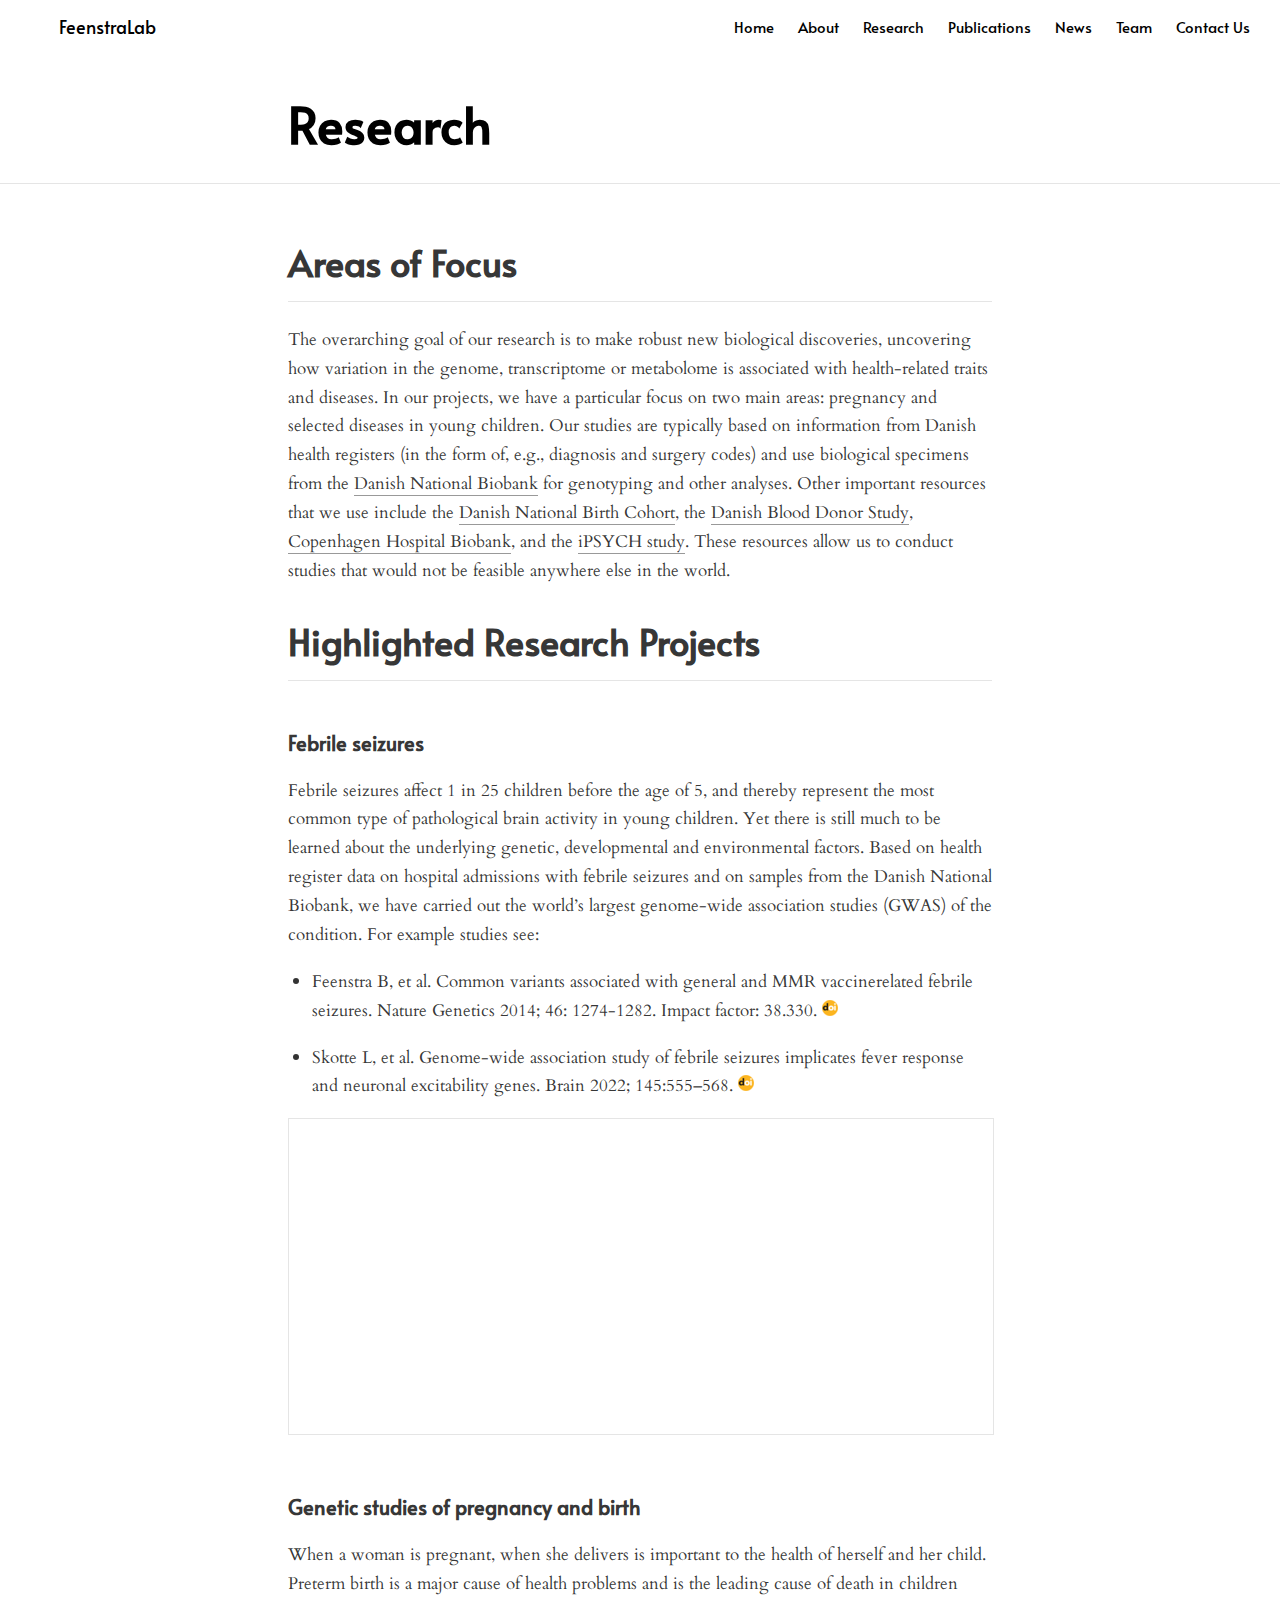
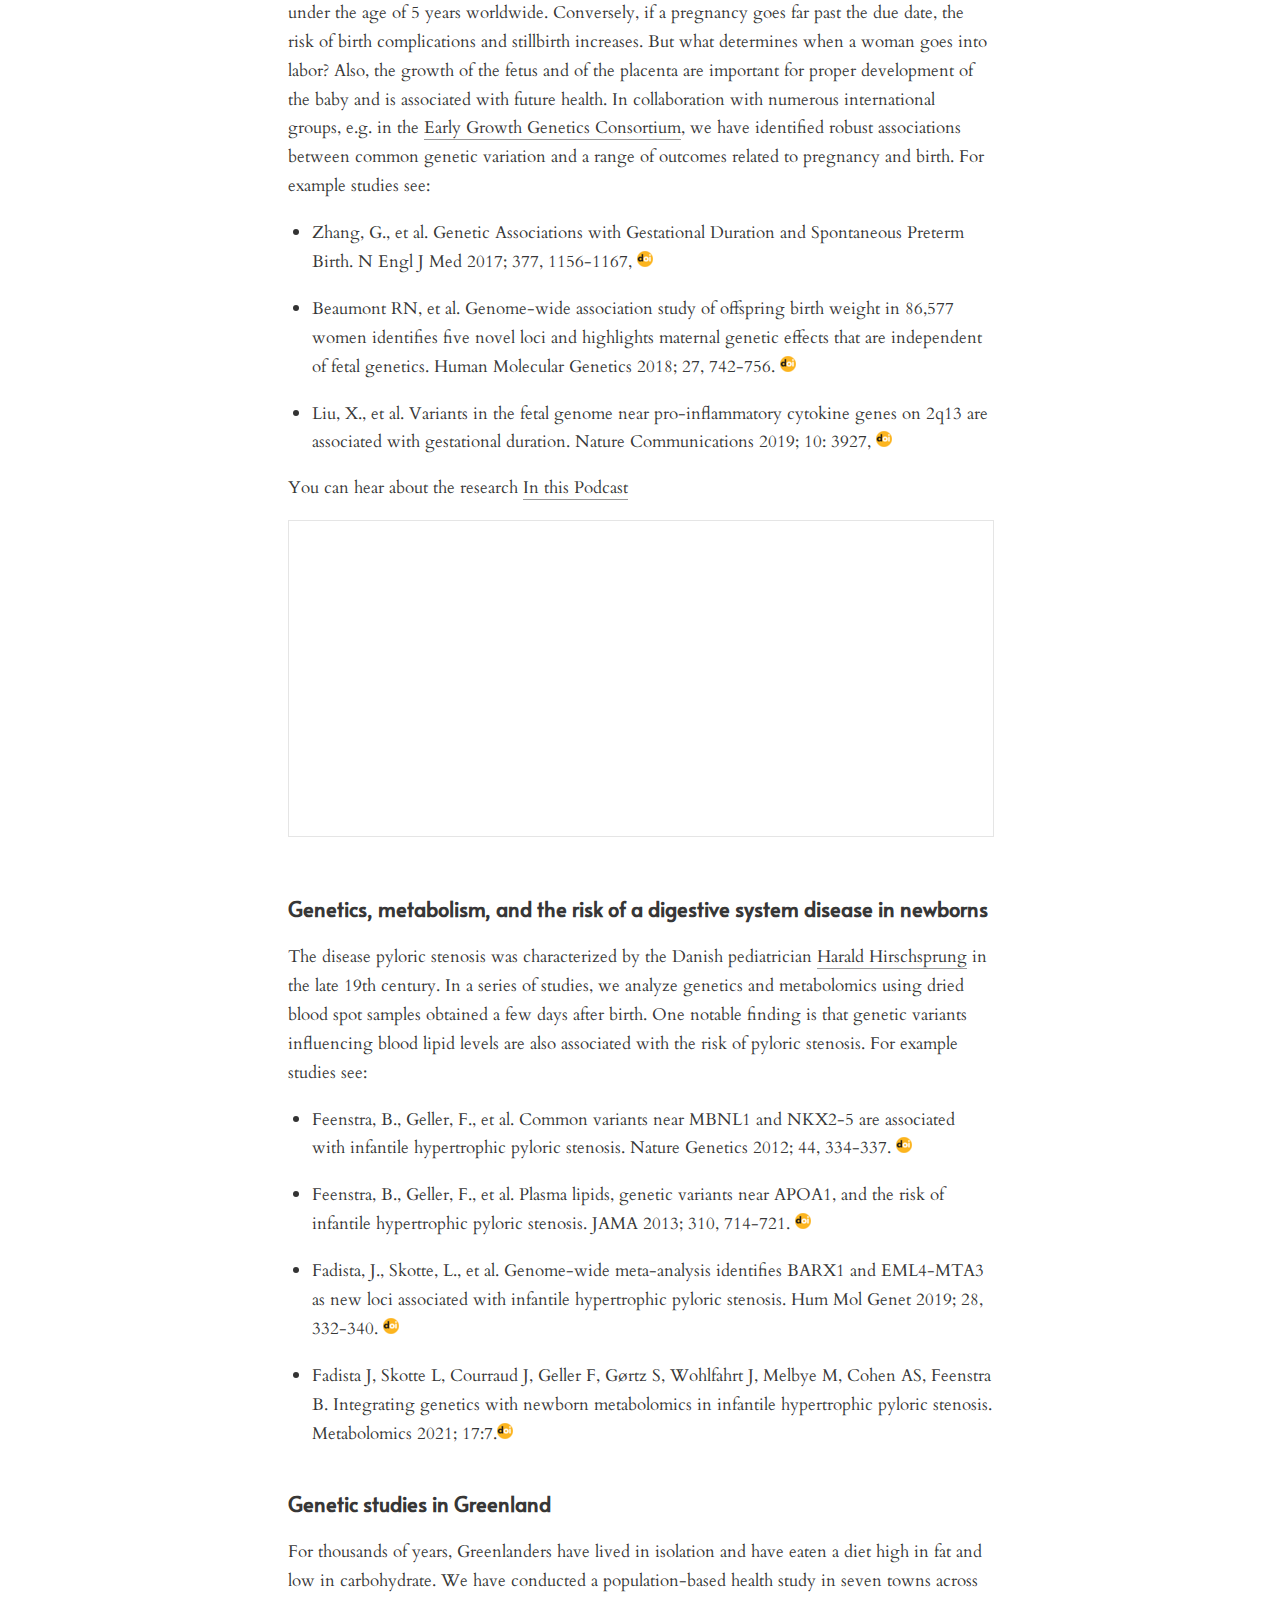
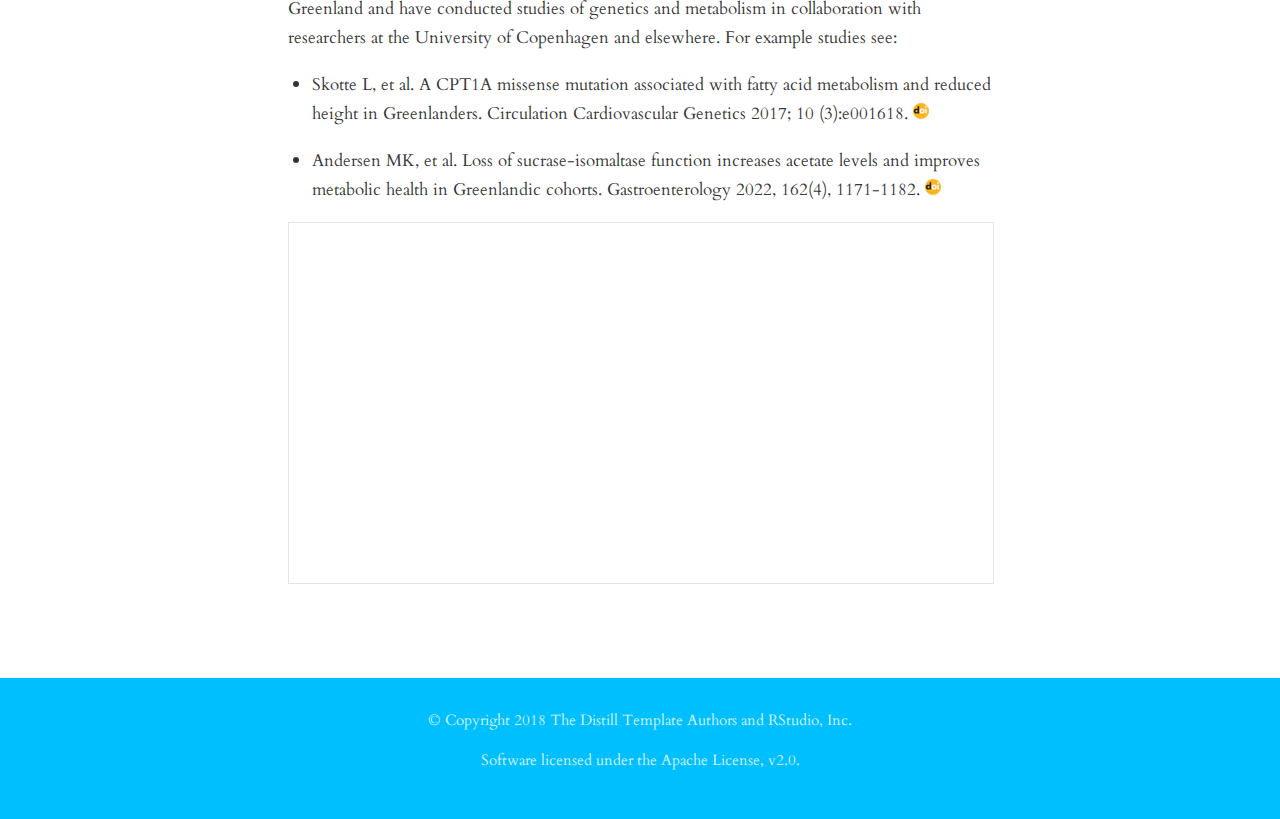
<file: research.html>
<!DOCTYPE html>

<html xmlns="http://www.w3.org/1999/xhtml" lang="" xml:lang="">

<head>
  <meta charset="utf-8"/>
  <meta name="viewport" content="width=device-width, initial-scale=1"/>
  <meta http-equiv="X-UA-Compatible" content="IE=Edge,chrome=1"/>
  <meta name="generator" content="distill" />

  <style type="text/css">
  /* Hide doc at startup (prevent jankiness while JS renders/transforms) */
  body {
    visibility: hidden;
  }
  </style>

 <!--radix_placeholder_import_source-->
 <!--/radix_placeholder_import_source-->

<style type="text/css">code{white-space: pre;}</style>
<style type="text/css" data-origin="pandoc">
pre > code.sourceCode { white-space: pre; position: relative; }
pre > code.sourceCode > span { display: inline-block; line-height: 1.25; }
pre > code.sourceCode > span:empty { height: 1.2em; }
.sourceCode { overflow: visible; }
code.sourceCode > span { color: inherit; text-decoration: inherit; }
div.sourceCode { margin: 1em 0; }
pre.sourceCode { margin: 0; }
@media screen {
div.sourceCode { overflow: auto; }
}
@media print {
pre > code.sourceCode { white-space: pre-wrap; }
pre > code.sourceCode > span { text-indent: -5em; padding-left: 5em; }
}
pre.numberSource code
  { counter-reset: source-line 0; }
pre.numberSource code > span
  { position: relative; left: -4em; counter-increment: source-line; }
pre.numberSource code > span > a:first-child::before
  { content: counter(source-line);
    position: relative; left: -1em; text-align: right; vertical-align: baseline;
    border: none; display: inline-block;
    -webkit-touch-callout: none; -webkit-user-select: none;
    -khtml-user-select: none; -moz-user-select: none;
    -ms-user-select: none; user-select: none;
    padding: 0 4px; width: 4em;
    color: #aaaaaa;
  }
pre.numberSource { margin-left: 3em; border-left: 1px solid #aaaaaa;  padding-left: 4px; }
div.sourceCode
  { color: #00769e; background-color: #f1f3f5; }
@media screen {
pre > code.sourceCode > span > a:first-child::before { text-decoration: underline; }
}
code span { color: #00769e; } /* Normal */
code span.al { color: #ad0000; } /* Alert */
code span.an { color: #5e5e5e; } /* Annotation */
code span.at { color: #657422; } /* Attribute */
code span.bn { color: #ad0000; } /* BaseN */
code span.bu { } /* BuiltIn */
code span.cf { color: #00769e; } /* ControlFlow */
code span.ch { color: #20794d; } /* Char */
code span.cn { color: #8f5902; } /* Constant */
code span.co { color: #5e5e5e; } /* Comment */
code span.cv { color: #5e5e5e; font-style: italic; } /* CommentVar */
code span.do { color: #5e5e5e; font-style: italic; } /* Documentation */
code span.dt { color: #ad0000; } /* DataType */
code span.dv { color: #ad0000; } /* DecVal */
code span.er { color: #ad0000; } /* Error */
code span.ex { } /* Extension */
code span.fl { color: #ad0000; } /* Float */
code span.fu { color: #4758ab; } /* Function */
code span.im { } /* Import */
code span.in { color: #5e5e5e; } /* Information */
code span.kw { color: #00769e; } /* Keyword */
code span.op { color: #5e5e5e; } /* Operator */
code span.ot { color: #00769e; } /* Other */
code span.pp { color: #ad0000; } /* Preprocessor */
code span.sc { color: #5e5e5e; } /* SpecialChar */
code span.ss { color: #20794d; } /* SpecialString */
code span.st { color: #20794d; } /* String */
code span.va { color: #111111; } /* Variable */
code span.vs { color: #20794d; } /* VerbatimString */
code span.wa { color: #5e5e5e; font-style: italic; } /* Warning */
</style>


  <!--radix_placeholder_meta_tags-->
  <title>FeenstraLab: Research</title>



  <!--  https://schema.org/Article -->
  <meta property="article:published" itemprop="datePublished" content="2018-05-04"/>
  <meta property="article:created" itemprop="dateCreated" content="2018-05-04"/>

  <!--  https://developers.facebook.com/docs/sharing/webmasters#markup -->
  <meta property="og:title" content="FeenstraLab: Research"/>
  <meta property="og:type" content="article"/>
  <meta property="og:locale" content="en_US"/>
  <meta property="og:site_name" content="FeenstraLab"/>

  <!--  https://dev.twitter.com/cards/types/summary -->
  <meta property="twitter:card" content="summary"/>
  <meta property="twitter:title" content="FeenstraLab: Research"/>

  <!--/radix_placeholder_meta_tags-->
  <!--radix_placeholder_rmarkdown_metadata-->

  <script type="text/json" id="radix-rmarkdown-metadata">
  {"type":"list","attributes":{"names":{"type":"character","attributes":{},"value":["title","date","output"]}},"value":[{"type":"character","attributes":{},"value":["Research"]},{"type":"character","attributes":{},"value":["May 4, 2018"]},{"type":"character","attributes":{},"value":["distill::distill_article"]}]}
  </script>
  <!--/radix_placeholder_rmarkdown_metadata-->
  <!--radix_placeholder_navigation_in_header-->
  <meta name="distill:offset" content=""/>

  <script type="application/javascript">

    window.headroom_prevent_pin = false;

    window.document.addEventListener("DOMContentLoaded", function (event) {

      // initialize headroom for banner
      var header = $('header').get(0);
      var headerHeight = header.offsetHeight;
      var headroom = new Headroom(header, {
        tolerance: 5,
        onPin : function() {
          if (window.headroom_prevent_pin) {
            window.headroom_prevent_pin = false;
            headroom.unpin();
          }
        }
      });
      headroom.init();
      if(window.location.hash)
        headroom.unpin();
      $(header).addClass('headroom--transition');

      // offset scroll location for banner on hash change
      // (see: https://github.com/WickyNilliams/headroom.js/issues/38)
      window.addEventListener("hashchange", function(event) {
        window.scrollTo(0, window.pageYOffset - (headerHeight + 25));
      });

      // responsive menu
      $('.distill-site-header').each(function(i, val) {
        var topnav = $(this);
        var toggle = topnav.find('.nav-toggle');
        toggle.on('click', function() {
          topnav.toggleClass('responsive');
        });
      });

      // nav dropdowns
      $('.nav-dropbtn').click(function(e) {
        $(this).next('.nav-dropdown-content').toggleClass('nav-dropdown-active');
        $(this).parent().siblings('.nav-dropdown')
           .children('.nav-dropdown-content').removeClass('nav-dropdown-active');
      });
      $("body").click(function(e){
        $('.nav-dropdown-content').removeClass('nav-dropdown-active');
      });
      $(".nav-dropdown").click(function(e){
        e.stopPropagation();
      });
    });
  </script>

  <style type="text/css">

  /* Theme (user-documented overrideables for nav appearance) */

  .distill-site-nav {
    color: rgba(255, 255, 255, 0.8);
    background-color: #0F2E3D;
    font-size: 15px;
    font-weight: 300;
  }

  .distill-site-nav a {
    color: inherit;
    text-decoration: none;
  }

  .distill-site-nav a:hover {
    color: white;
  }

  @media print {
    .distill-site-nav {
      display: none;
    }
  }

  .distill-site-header {

  }

  .distill-site-footer {

  }


  /* Site Header */

  .distill-site-header {
    width: 100%;
    box-sizing: border-box;
    z-index: 3;
  }

  .distill-site-header .nav-left {
    display: inline-block;
    margin-left: 8px;
  }

  @media screen and (max-width: 768px) {
    .distill-site-header .nav-left {
      margin-left: 0;
    }
  }


  .distill-site-header .nav-right {
    float: right;
    margin-right: 8px;
  }

  .distill-site-header a,
  .distill-site-header .title {
    display: inline-block;
    text-align: center;
    padding: 14px 10px 14px 10px;
  }

  .distill-site-header .title {
    font-size: 18px;
    min-width: 150px;
  }

  .distill-site-header .logo {
    padding: 0;
  }

  .distill-site-header .logo img {
    display: none;
    max-height: 20px;
    width: auto;
    margin-bottom: -4px;
  }

  .distill-site-header .nav-image img {
    max-height: 18px;
    width: auto;
    display: inline-block;
    margin-bottom: -3px;
  }



  @media screen and (min-width: 1000px) {
    .distill-site-header .logo img {
      display: inline-block;
    }
    .distill-site-header .nav-left {
      margin-left: 20px;
    }
    .distill-site-header .nav-right {
      margin-right: 20px;
    }
    .distill-site-header .title {
      padding-left: 12px;
    }
  }


  .distill-site-header .nav-toggle {
    display: none;
  }

  .nav-dropdown {
    display: inline-block;
    position: relative;
  }

  .nav-dropdown .nav-dropbtn {
    border: none;
    outline: none;
    color: rgba(255, 255, 255, 0.8);
    padding: 16px 10px;
    background-color: transparent;
    font-family: inherit;
    font-size: inherit;
    font-weight: inherit;
    margin: 0;
    margin-top: 1px;
    z-index: 2;
  }

  .nav-dropdown-content {
    display: none;
    position: absolute;
    background-color: white;
    min-width: 200px;
    border: 1px solid rgba(0,0,0,0.15);
    border-radius: 4px;
    box-shadow: 0px 8px 16px 0px rgba(0,0,0,0.1);
    z-index: 1;
    margin-top: 2px;
    white-space: nowrap;
    padding-top: 4px;
    padding-bottom: 4px;
  }

  .nav-dropdown-content hr {
    margin-top: 4px;
    margin-bottom: 4px;
    border: none;
    border-bottom: 1px solid rgba(0, 0, 0, 0.1);
  }

  .nav-dropdown-active {
    display: block;
  }

  .nav-dropdown-content a, .nav-dropdown-content .nav-dropdown-header {
    color: black;
    padding: 6px 24px;
    text-decoration: none;
    display: block;
    text-align: left;
  }

  .nav-dropdown-content .nav-dropdown-header {
    display: block;
    padding: 5px 24px;
    padding-bottom: 0;
    text-transform: uppercase;
    font-size: 14px;
    color: #999999;
    white-space: nowrap;
  }

  .nav-dropdown:hover .nav-dropbtn {
    color: white;
  }

  .nav-dropdown-content a:hover {
    background-color: #ddd;
    color: black;
  }

  .nav-right .nav-dropdown-content {
    margin-left: -45%;
    right: 0;
  }

  @media screen and (max-width: 768px) {
    .distill-site-header a, .distill-site-header .nav-dropdown  {display: none;}
    .distill-site-header a.nav-toggle {
      float: right;
      display: block;
    }
    .distill-site-header .title {
      margin-left: 0;
    }
    .distill-site-header .nav-right {
      margin-right: 0;
    }
    .distill-site-header {
      overflow: hidden;
    }
    .nav-right .nav-dropdown-content {
      margin-left: 0;
    }
  }


  @media screen and (max-width: 768px) {
    .distill-site-header.responsive {position: relative; min-height: 500px; }
    .distill-site-header.responsive a.nav-toggle {
      position: absolute;
      right: 0;
      top: 0;
    }
    .distill-site-header.responsive a,
    .distill-site-header.responsive .nav-dropdown {
      display: block;
      text-align: left;
    }
    .distill-site-header.responsive .nav-left,
    .distill-site-header.responsive .nav-right {
      width: 100%;
    }
    .distill-site-header.responsive .nav-dropdown {float: none;}
    .distill-site-header.responsive .nav-dropdown-content {position: relative;}
    .distill-site-header.responsive .nav-dropdown .nav-dropbtn {
      display: block;
      width: 100%;
      text-align: left;
    }
  }

  /* Site Footer */

  .distill-site-footer {
    width: 100%;
    overflow: hidden;
    box-sizing: border-box;
    z-index: 3;
    margin-top: 30px;
    padding-top: 30px;
    padding-bottom: 30px;
    text-align: center;
  }

  /* Headroom */

  d-title {
    padding-top: 6rem;
  }

  @media print {
    d-title {
      padding-top: 4rem;
    }
  }

  .headroom {
    z-index: 1000;
    position: fixed;
    top: 0;
    left: 0;
    right: 0;
  }

  .headroom--transition {
    transition: all .4s ease-in-out;
  }

  .headroom--unpinned {
    top: -100px;
  }

  .headroom--pinned {
    top: 0;
  }

  /* adjust viewport for navbar height */
  /* helps vertically center bootstrap (non-distill) content */
  .min-vh-100 {
    min-height: calc(100vh - 100px) !important;
  }

  </style>

  <script src="site_libs/jquery-3.6.0/jquery-3.6.0.min.js"></script>
  <link href="site_libs/font-awesome-5.1.0/css/all.css" rel="stylesheet"/>
  <link href="site_libs/font-awesome-5.1.0/css/v4-shims.css" rel="stylesheet"/>
  <script src="site_libs/headroom-0.9.4/headroom.min.js"></script>
  <!--/radix_placeholder_navigation_in_header-->
  <!--radix_placeholder_distill-->

  <style type="text/css">

  body {
    background-color: white;
  }

  .pandoc-table {
    width: 100%;
  }

  .pandoc-table>caption {
    margin-bottom: 10px;
  }

  .pandoc-table th:not([align]) {
    text-align: left;
  }

  .pagedtable-footer {
    font-size: 15px;
  }

  d-byline .byline {
    grid-template-columns: 2fr 2fr;
  }

  d-byline .byline h3 {
    margin-block-start: 1.5em;
  }

  d-byline .byline .authors-affiliations h3 {
    margin-block-start: 0.5em;
  }

  .authors-affiliations .orcid-id {
    width: 16px;
    height:16px;
    margin-left: 4px;
    margin-right: 4px;
    vertical-align: middle;
    padding-bottom: 2px;
  }

  d-title .dt-tags {
    margin-top: 1em;
    grid-column: text;
  }

  .dt-tags .dt-tag {
    text-decoration: none;
    display: inline-block;
    color: rgba(0,0,0,0.6);
    padding: 0em 0.4em;
    margin-right: 0.5em;
    margin-bottom: 0.4em;
    font-size: 70%;
    border: 1px solid rgba(0,0,0,0.2);
    border-radius: 3px;
    text-transform: uppercase;
    font-weight: 500;
  }

  d-article table.gt_table td,
  d-article table.gt_table th {
    border-bottom: none;
    font-size: 100%;
  }

  .html-widget {
    margin-bottom: 2.0em;
  }

  .l-screen-inset {
    padding-right: 16px;
  }

  .l-screen .caption {
    margin-left: 10px;
  }

  .shaded {
    background: rgb(247, 247, 247);
    padding-top: 20px;
    padding-bottom: 20px;
    border-top: 1px solid rgba(0, 0, 0, 0.1);
    border-bottom: 1px solid rgba(0, 0, 0, 0.1);
  }

  .shaded .html-widget {
    margin-bottom: 0;
    border: 1px solid rgba(0, 0, 0, 0.1);
  }

  .shaded .shaded-content {
    background: white;
  }

  .text-output {
    margin-top: 0;
    line-height: 1.5em;
  }

  .hidden {
    display: none !important;
  }

  d-article {
    padding-top: 2.5rem;
    padding-bottom: 30px;
  }

  d-appendix {
    padding-top: 30px;
  }

  d-article>p>img {
    width: 100%;
  }

  d-article h2 {
    margin: 1rem 0 1.5rem 0;
  }

  d-article h3 {
    margin-top: 1.5rem;
  }

  d-article iframe {
    border: 1px solid rgba(0, 0, 0, 0.1);
    margin-bottom: 2.0em;
    width: 100%;
  }

  /* Tweak code blocks */

  d-article div.sourceCode code,
  d-article pre code {
    font-family: Consolas, Monaco, 'Andale Mono', 'Ubuntu Mono', monospace;
  }

  d-article pre,
  d-article div.sourceCode,
  d-article div.sourceCode pre {
    overflow: auto;
  }

  d-article div.sourceCode {
    background-color: white;
  }

  d-article div.sourceCode pre {
    padding-left: 10px;
    font-size: 12px;
    border-left: 2px solid rgba(0,0,0,0.1);
  }

  d-article pre {
    font-size: 12px;
    color: black;
    background: none;
    margin-top: 0;
    text-align: left;
    white-space: pre;
    word-spacing: normal;
    word-break: normal;
    word-wrap: normal;
    line-height: 1.5;

    -moz-tab-size: 4;
    -o-tab-size: 4;
    tab-size: 4;

    -webkit-hyphens: none;
    -moz-hyphens: none;
    -ms-hyphens: none;
    hyphens: none;
  }

  d-article pre a {
    border-bottom: none;
  }

  d-article pre a:hover {
    border-bottom: none;
    text-decoration: underline;
  }

  d-article details {
    grid-column: text;
    margin-bottom: 0.8em;
  }

  @media(min-width: 768px) {

  d-article pre,
  d-article div.sourceCode,
  d-article div.sourceCode pre {
    overflow: visible !important;
  }

  d-article div.sourceCode pre {
    padding-left: 18px;
    font-size: 14px;
  }

  d-article pre {
    font-size: 14px;
  }

  }

  figure img.external {
    background: white;
    border: 1px solid rgba(0, 0, 0, 0.1);
    box-shadow: 0 1px 8px rgba(0, 0, 0, 0.1);
    padding: 18px;
    box-sizing: border-box;
  }

  /* CSS for d-contents */

  .d-contents {
    grid-column: text;
    color: rgba(0,0,0,0.8);
    font-size: 0.9em;
    padding-bottom: 1em;
    margin-bottom: 1em;
    padding-bottom: 0.5em;
    margin-bottom: 1em;
    padding-left: 0.25em;
    justify-self: start;
  }

  @media(min-width: 1000px) {
    .d-contents.d-contents-float {
      height: 0;
      grid-column-start: 1;
      grid-column-end: 4;
      justify-self: center;
      padding-right: 3em;
      padding-left: 2em;
    }
  }

  .d-contents nav h3 {
    font-size: 18px;
    margin-top: 0;
    margin-bottom: 1em;
  }

  .d-contents li {
    list-style-type: none
  }

  .d-contents nav > ul {
    padding-left: 0;
  }

  .d-contents ul {
    padding-left: 1em
  }

  .d-contents nav ul li {
    margin-top: 0.6em;
    margin-bottom: 0.2em;
  }

  .d-contents nav a {
    font-size: 13px;
    border-bottom: none;
    text-decoration: none
    color: rgba(0, 0, 0, 0.8);
  }

  .d-contents nav a:hover {
    text-decoration: underline solid rgba(0, 0, 0, 0.6)
  }

  .d-contents nav > ul > li > a {
    font-weight: 600;
  }

  .d-contents nav > ul > li > ul {
    font-weight: inherit;
  }

  .d-contents nav > ul > li > ul > li {
    margin-top: 0.2em;
  }


  .d-contents nav ul {
    margin-top: 0;
    margin-bottom: 0.25em;
  }

  .d-article-with-toc h2:nth-child(2) {
    margin-top: 0;
  }


  /* Figure */

  .figure {
    position: relative;
    margin-bottom: 2.5em;
    margin-top: 1.5em;
  }

  .figure .caption {
    color: rgba(0, 0, 0, 0.6);
    font-size: 12px;
    line-height: 1.5em;
  }

  .figure img.external {
    background: white;
    border: 1px solid rgba(0, 0, 0, 0.1);
    box-shadow: 0 1px 8px rgba(0, 0, 0, 0.1);
    padding: 18px;
    box-sizing: border-box;
  }

  .figure .caption a {
    color: rgba(0, 0, 0, 0.6);
  }

  .figure .caption b,
  .figure .caption strong, {
    font-weight: 600;
    color: rgba(0, 0, 0, 1.0);
  }

  /* Citations */

  d-article .citation {
    color: inherit;
    cursor: inherit;
  }

  div.hanging-indent{
    margin-left: 1em; text-indent: -1em;
  }

  /* Citation hover box */

  .tippy-box[data-theme~=light-border] {
    background-color: rgba(250, 250, 250, 0.95);
  }

  .tippy-content > p {
    margin-bottom: 0;
    padding: 2px;
  }


  /* Tweak 1000px media break to show more text */

  @media(min-width: 1000px) {
    .base-grid,
    distill-header,
    d-title,
    d-abstract,
    d-article,
    d-appendix,
    distill-appendix,
    d-byline,
    d-footnote-list,
    d-citation-list,
    distill-footer {
      grid-template-columns: [screen-start] 1fr [page-start kicker-start] 80px [middle-start] 50px [text-start kicker-end] 65px 65px 65px 65px 65px 65px 65px 65px [text-end gutter-start] 65px [middle-end] 65px [page-end gutter-end] 1fr [screen-end];
      grid-column-gap: 16px;
    }

    .grid {
      grid-column-gap: 16px;
    }

    d-article {
      font-size: 1.06rem;
      line-height: 1.7em;
    }
    figure .caption, .figure .caption, figure figcaption {
      font-size: 13px;
    }
  }

  @media(min-width: 1180px) {
    .base-grid,
    distill-header,
    d-title,
    d-abstract,
    d-article,
    d-appendix,
    distill-appendix,
    d-byline,
    d-footnote-list,
    d-citation-list,
    distill-footer {
      grid-template-columns: [screen-start] 1fr [page-start kicker-start] 60px [middle-start] 60px [text-start kicker-end] 60px 60px 60px 60px 60px 60px 60px 60px [text-end gutter-start] 60px [middle-end] 60px [page-end gutter-end] 1fr [screen-end];
      grid-column-gap: 32px;
    }

    .grid {
      grid-column-gap: 32px;
    }
  }


  /* Get the citation styles for the appendix (not auto-injected on render since
     we do our own rendering of the citation appendix) */

  d-appendix .citation-appendix,
  .d-appendix .citation-appendix {
    font-size: 11px;
    line-height: 15px;
    border-left: 1px solid rgba(0, 0, 0, 0.1);
    padding-left: 18px;
    border: 1px solid rgba(0,0,0,0.1);
    background: rgba(0, 0, 0, 0.02);
    padding: 10px 18px;
    border-radius: 3px;
    color: rgba(150, 150, 150, 1);
    overflow: hidden;
    margin-top: -12px;
    white-space: pre-wrap;
    word-wrap: break-word;
  }

  /* Include appendix styles here so they can be overridden */

  d-appendix {
    contain: layout style;
    font-size: 0.8em;
    line-height: 1.7em;
    margin-top: 60px;
    margin-bottom: 0;
    border-top: 1px solid rgba(0, 0, 0, 0.1);
    color: rgba(0,0,0,0.5);
    padding-top: 60px;
    padding-bottom: 48px;
  }

  d-appendix h3 {
    grid-column: page-start / text-start;
    font-size: 15px;
    font-weight: 500;
    margin-top: 1em;
    margin-bottom: 0;
    color: rgba(0,0,0,0.65);
  }

  d-appendix h3 + * {
    margin-top: 1em;
  }

  d-appendix ol {
    padding: 0 0 0 15px;
  }

  @media (min-width: 768px) {
    d-appendix ol {
      padding: 0 0 0 30px;
      margin-left: -30px;
    }
  }

  d-appendix li {
    margin-bottom: 1em;
  }

  d-appendix a {
    color: rgba(0, 0, 0, 0.6);
  }

  d-appendix > * {
    grid-column: text;
  }

  d-appendix > d-footnote-list,
  d-appendix > d-citation-list,
  d-appendix > distill-appendix {
    grid-column: screen;
  }

  /* Include footnote styles here so they can be overridden */

  d-footnote-list {
    contain: layout style;
  }

  d-footnote-list > * {
    grid-column: text;
  }

  d-footnote-list a.footnote-backlink {
    color: rgba(0,0,0,0.3);
    padding-left: 0.5em;
  }



  /* Anchor.js */

  .anchorjs-link {
    /*transition: all .25s linear; */
    text-decoration: none;
    border-bottom: none;
  }
  *:hover > .anchorjs-link {
    margin-left: -1.125em !important;
    text-decoration: none;
    border-bottom: none;
  }

  /* Social footer */

  .social_footer {
    margin-top: 30px;
    margin-bottom: 0;
    color: rgba(0,0,0,0.67);
  }

  .disqus-comments {
    margin-right: 30px;
  }

  .disqus-comment-count {
    border-bottom: 1px solid rgba(0, 0, 0, 0.4);
    cursor: pointer;
  }

  #disqus_thread {
    margin-top: 30px;
  }

  .article-sharing a {
    border-bottom: none;
    margin-right: 8px;
  }

  .article-sharing a:hover {
    border-bottom: none;
  }

  .sidebar-section.subscribe {
    font-size: 12px;
    line-height: 1.6em;
  }

  .subscribe p {
    margin-bottom: 0.5em;
  }


  .article-footer .subscribe {
    font-size: 15px;
    margin-top: 45px;
  }


  .sidebar-section.custom {
    font-size: 12px;
    line-height: 1.6em;
  }

  .custom p {
    margin-bottom: 0.5em;
  }

  /* Styles for listing layout (hide title) */
  .layout-listing d-title, .layout-listing .d-title {
    display: none;
  }

  /* Styles for posts lists (not auto-injected) */


  .posts-with-sidebar {
    padding-left: 45px;
    padding-right: 45px;
  }

  .posts-list .description h2,
  .posts-list .description p {
    font-family: -apple-system, BlinkMacSystemFont, "Segoe UI", Roboto, Oxygen, Ubuntu, Cantarell, "Fira Sans", "Droid Sans", "Helvetica Neue", Arial, sans-serif;
  }

  .posts-list .description h2 {
    font-weight: 700;
    border-bottom: none;
    padding-bottom: 0;
  }

  .posts-list h2.post-tag {
    border-bottom: 1px solid rgba(0, 0, 0, 0.2);
    padding-bottom: 12px;
  }
  .posts-list {
    margin-top: 60px;
    margin-bottom: 24px;
  }

  .posts-list .post-preview {
    text-decoration: none;
    overflow: hidden;
    display: block;
    border-bottom: 1px solid rgba(0, 0, 0, 0.1);
    padding: 24px 0;
  }

  .post-preview-last {
    border-bottom: none !important;
  }

  .posts-list .posts-list-caption {
    grid-column: screen;
    font-weight: 400;
  }

  .posts-list .post-preview h2 {
    margin: 0 0 6px 0;
    line-height: 1.2em;
    font-style: normal;
    font-size: 24px;
  }

  .posts-list .post-preview p {
    margin: 0 0 12px 0;
    line-height: 1.4em;
    font-size: 16px;
  }

  .posts-list .post-preview .thumbnail {
    box-sizing: border-box;
    margin-bottom: 24px;
    position: relative;
    max-width: 500px;
  }
  .posts-list .post-preview img {
    width: 100%;
    display: block;
  }

  .posts-list .metadata {
    font-size: 12px;
    line-height: 1.4em;
    margin-bottom: 18px;
  }

  .posts-list .metadata > * {
    display: inline-block;
  }

  .posts-list .metadata .publishedDate {
    margin-right: 2em;
  }

  .posts-list .metadata .dt-authors {
    display: block;
    margin-top: 0.3em;
    margin-right: 2em;
  }

  .posts-list .dt-tags {
    display: block;
    line-height: 1em;
  }

  .posts-list .dt-tags .dt-tag {
    display: inline-block;
    color: rgba(0,0,0,0.6);
    padding: 0.3em 0.4em;
    margin-right: 0.2em;
    margin-bottom: 0.4em;
    font-size: 60%;
    border: 1px solid rgba(0,0,0,0.2);
    border-radius: 3px;
    text-transform: uppercase;
    font-weight: 500;
  }

  .posts-list img {
    opacity: 1;
  }

  .posts-list img[data-src] {
    opacity: 0;
  }

  .posts-more {
    clear: both;
  }


  .posts-sidebar {
    font-size: 16px;
  }

  .posts-sidebar h3 {
    font-size: 16px;
    margin-top: 0;
    margin-bottom: 0.5em;
    font-weight: 400;
    text-transform: uppercase;
  }

  .sidebar-section {
    margin-bottom: 30px;
  }

  .categories ul {
    list-style-type: none;
    margin: 0;
    padding: 0;
  }

  .categories li {
    color: rgba(0, 0, 0, 0.8);
    margin-bottom: 0;
  }

  .categories li>a {
    border-bottom: none;
  }

  .categories li>a:hover {
    border-bottom: 1px solid rgba(0, 0, 0, 0.4);
  }

  .categories .active {
    font-weight: 600;
  }

  .categories .category-count {
    color: rgba(0, 0, 0, 0.4);
  }


  @media(min-width: 768px) {
    .posts-list .post-preview h2 {
      font-size: 26px;
    }
    .posts-list .post-preview .thumbnail {
      float: right;
      width: 30%;
      margin-bottom: 0;
    }
    .posts-list .post-preview .description {
      float: left;
      width: 45%;
    }
    .posts-list .post-preview .metadata {
      float: left;
      width: 20%;
      margin-top: 8px;
    }
    .posts-list .post-preview p {
      margin: 0 0 12px 0;
      line-height: 1.5em;
      font-size: 16px;
    }
    .posts-with-sidebar .posts-list {
      float: left;
      width: 75%;
    }
    .posts-with-sidebar .posts-sidebar {
      float: right;
      width: 20%;
      margin-top: 60px;
      padding-top: 24px;
      padding-bottom: 24px;
    }
  }


  /* Improve display for browsers without grid (IE/Edge <= 15) */

  .downlevel {
    line-height: 1.6em;
    font-family: -apple-system, BlinkMacSystemFont, "Segoe UI", Roboto, Oxygen, Ubuntu, Cantarell, "Fira Sans", "Droid Sans", "Helvetica Neue", Arial, sans-serif;
    margin: 0;
  }

  .downlevel .d-title {
    padding-top: 6rem;
    padding-bottom: 1.5rem;
  }

  .downlevel .d-title h1 {
    font-size: 50px;
    font-weight: 700;
    line-height: 1.1em;
    margin: 0 0 0.5rem;
  }

  .downlevel .d-title p {
    font-weight: 300;
    font-size: 1.2rem;
    line-height: 1.55em;
    margin-top: 0;
  }

  .downlevel .d-byline {
    padding-top: 0.8em;
    padding-bottom: 0.8em;
    font-size: 0.8rem;
    line-height: 1.8em;
  }

  .downlevel .section-separator {
    border: none;
    border-top: 1px solid rgba(0, 0, 0, 0.1);
  }

  .downlevel .d-article {
    font-size: 1.06rem;
    line-height: 1.7em;
    padding-top: 1rem;
    padding-bottom: 2rem;
  }


  .downlevel .d-appendix {
    padding-left: 0;
    padding-right: 0;
    max-width: none;
    font-size: 0.8em;
    line-height: 1.7em;
    margin-bottom: 0;
    color: rgba(0,0,0,0.5);
    padding-top: 40px;
    padding-bottom: 48px;
  }

  .downlevel .footnotes ol {
    padding-left: 13px;
  }

  .downlevel .base-grid,
  .downlevel .distill-header,
  .downlevel .d-title,
  .downlevel .d-abstract,
  .downlevel .d-article,
  .downlevel .d-appendix,
  .downlevel .distill-appendix,
  .downlevel .d-byline,
  .downlevel .d-footnote-list,
  .downlevel .d-citation-list,
  .downlevel .distill-footer,
  .downlevel .appendix-bottom,
  .downlevel .posts-container {
    padding-left: 40px;
    padding-right: 40px;
  }

  @media(min-width: 768px) {
    .downlevel .base-grid,
    .downlevel .distill-header,
    .downlevel .d-title,
    .downlevel .d-abstract,
    .downlevel .d-article,
    .downlevel .d-appendix,
    .downlevel .distill-appendix,
    .downlevel .d-byline,
    .downlevel .d-footnote-list,
    .downlevel .d-citation-list,
    .downlevel .distill-footer,
    .downlevel .appendix-bottom,
    .downlevel .posts-container {
    padding-left: 150px;
    padding-right: 150px;
    max-width: 900px;
  }
  }

  .downlevel pre code {
    display: block;
    border-left: 2px solid rgba(0, 0, 0, .1);
    padding: 0 0 0 20px;
    font-size: 14px;
  }

  .downlevel code, .downlevel pre {
    color: black;
    background: none;
    font-family: Consolas, Monaco, 'Andale Mono', 'Ubuntu Mono', monospace;
    text-align: left;
    white-space: pre;
    word-spacing: normal;
    word-break: normal;
    word-wrap: normal;
    line-height: 1.5;

    -moz-tab-size: 4;
    -o-tab-size: 4;
    tab-size: 4;

    -webkit-hyphens: none;
    -moz-hyphens: none;
    -ms-hyphens: none;
    hyphens: none;
  }

  .downlevel .posts-list .post-preview {
    color: inherit;
  }



  </style>

  <script type="application/javascript">

  function is_downlevel_browser() {
    if (bowser.isUnsupportedBrowser({ msie: "12", msedge: "16"},
                                   window.navigator.userAgent)) {
      return true;
    } else {
      return window.load_distill_framework === undefined;
    }
  }

  // show body when load is complete
  function on_load_complete() {

    // add anchors
    if (window.anchors) {
      window.anchors.options.placement = 'left';
      window.anchors.add('d-article > h2, d-article > h3, d-article > h4, d-article > h5');
    }


    // set body to visible
    document.body.style.visibility = 'visible';

    // force redraw for leaflet widgets
    if (window.HTMLWidgets) {
      var maps = window.HTMLWidgets.findAll(".leaflet");
      $.each(maps, function(i, el) {
        var map = this.getMap();
        map.invalidateSize();
        map.eachLayer(function(layer) {
          if (layer instanceof L.TileLayer)
            layer.redraw();
        });
      });
    }

    // trigger 'shown' so htmlwidgets resize
    $('d-article').trigger('shown');
  }

  function init_distill() {

    init_common();

    // create front matter
    var front_matter = $('<d-front-matter></d-front-matter>');
    $('#distill-front-matter').wrap(front_matter);

    // create d-title
    $('.d-title').changeElementType('d-title');

    // create d-byline
    var byline = $('<d-byline></d-byline>');
    $('.d-byline').replaceWith(byline);

    // create d-article
    var article = $('<d-article></d-article>');
    $('.d-article').wrap(article).children().unwrap();

    // move posts container into article
    $('.posts-container').appendTo($('d-article'));

    // create d-appendix
    $('.d-appendix').changeElementType('d-appendix');

    // flag indicating that we have appendix items
    var appendix = $('.appendix-bottom').children('h3').length > 0;

    // replace footnotes with <d-footnote>
    $('.footnote-ref').each(function(i, val) {
      appendix = true;
      var href = $(this).attr('href');
      var id = href.replace('#', '');
      var fn = $('#' + id);
      var fn_p = $('#' + id + '>p');
      fn_p.find('.footnote-back').remove();
      var text = fn_p.html();
      var dtfn = $('<d-footnote></d-footnote>');
      dtfn.html(text);
      $(this).replaceWith(dtfn);
    });
    // remove footnotes
    $('.footnotes').remove();

    // move refs into #references-listing
    $('#references-listing').replaceWith($('#refs'));

    $('h1.appendix, h2.appendix').each(function(i, val) {
      $(this).changeElementType('h3');
    });
    $('h3.appendix').each(function(i, val) {
      var id = $(this).attr('id');
      $('.d-contents a[href="#' + id + '"]').parent().remove();
      appendix = true;
      $(this).nextUntil($('h1, h2, h3')).addBack().appendTo($('d-appendix'));
    });

    // show d-appendix if we have appendix content
    $("d-appendix").css('display', appendix ? 'grid' : 'none');

    // localize layout chunks to just output
    $('.layout-chunk').each(function(i, val) {

      // capture layout
      var layout = $(this).attr('data-layout');

      // apply layout to markdown level block elements
      var elements = $(this).children().not('details, div.sourceCode, pre, script');
      elements.each(function(i, el) {
        var layout_div = $('<div class="' + layout + '"></div>');
        if (layout_div.hasClass('shaded')) {
          var shaded_content = $('<div class="shaded-content"></div>');
          $(this).wrap(shaded_content);
          $(this).parent().wrap(layout_div);
        } else {
          $(this).wrap(layout_div);
        }
      });


      // unwrap the layout-chunk div
      $(this).children().unwrap();
    });

    // remove code block used to force  highlighting css
    $('.distill-force-highlighting-css').parent().remove();

    // remove empty line numbers inserted by pandoc when using a
    // custom syntax highlighting theme
    $('code.sourceCode a:empty').remove();

    // load distill framework
    load_distill_framework();

    // wait for window.distillRunlevel == 4 to do post processing
    function distill_post_process() {

      if (!window.distillRunlevel || window.distillRunlevel < 4)
        return;

      // hide author/affiliations entirely if we have no authors
      var front_matter = JSON.parse($("#distill-front-matter").html());
      var have_authors = front_matter.authors && front_matter.authors.length > 0;
      if (!have_authors)
        $('d-byline').addClass('hidden');

      // article with toc class
      $('.d-contents').parent().addClass('d-article-with-toc');

      // strip links that point to #
      $('.authors-affiliations').find('a[href="#"]').removeAttr('href');

      // add orcid ids
      $('.authors-affiliations').find('.author').each(function(i, el) {
        var orcid_id = front_matter.authors[i].orcidID;
        if (orcid_id) {
          var a = $('<a></a>');
          a.attr('href', 'https://orcid.org/' + orcid_id);
          var img = $('<img></img>');
          img.addClass('orcid-id');
          img.attr('alt', 'ORCID ID');
          img.attr('src','[data-uri]');
          a.append(img);
          $(this).append(a);
        }
      });

      // hide elements of author/affiliations grid that have no value
      function hide_byline_column(caption) {
        $('d-byline').find('h3:contains("' + caption + '")').parent().css('visibility', 'hidden');
      }

      // affiliations
      var have_affiliations = false;
      for (var i = 0; i<front_matter.authors.length; ++i) {
        var author = front_matter.authors[i];
        if (author.affiliation !== "&nbsp;") {
          have_affiliations = true;
          break;
        }
      }
      if (!have_affiliations)
        $('d-byline').find('h3:contains("Affiliations")').css('visibility', 'hidden');

      // published date
      if (!front_matter.publishedDate)
        hide_byline_column("Published");

      // document object identifier
      var doi = $('d-byline').find('h3:contains("DOI")');
      var doi_p = doi.next().empty();
      if (!front_matter.doi) {
        // if we have a citation and valid citationText then link to that
        if ($('#citation').length > 0 && front_matter.citationText) {
          doi.html('Citation');
          $('<a href="#citation"></a>')
            .text(front_matter.citationText)
            .appendTo(doi_p);
        } else {
          hide_byline_column("DOI");
        }
      } else {
        $('<a></a>')
           .attr('href', "https://doi.org/" + front_matter.doi)
           .html(front_matter.doi)
           .appendTo(doi_p);
      }

       // change plural form of authors/affiliations
      if (front_matter.authors.length === 1) {
        var grid = $('.authors-affiliations');
        grid.children('h3:contains("Authors")').text('Author');
        grid.children('h3:contains("Affiliations")').text('Affiliation');
      }

      // remove d-appendix and d-footnote-list local styles
      $('d-appendix > style:first-child').remove();
      $('d-footnote-list > style:first-child').remove();

      // move appendix-bottom entries to the bottom
      $('.appendix-bottom').appendTo('d-appendix').children().unwrap();
      $('.appendix-bottom').remove();

      // hoverable references
      $('span.citation[data-cites]').each(function() {
        const citeChild = $(this).children()[0]
        // Do not process if @xyz has been used without escaping and without bibliography activated
        // https://github.com/rstudio/distill/issues/466
        if (citeChild === undefined) return true

        if (citeChild.nodeName == "D-FOOTNOTE") {
          var fn = citeChild
          $(this).html(fn.shadowRoot.querySelector("sup"))
          $(this).id = fn.id
          fn.remove()
        }
        var refs = $(this).attr('data-cites').split(" ");
        var refHtml = refs.map(function(ref) {
          // Could use CSS.escape too here, we insure backward compatibility in navigator
          return "<p>" + $('div[id="ref-' + ref + '"]').html() + "</p>";
        }).join("\n");
        window.tippy(this, {
          allowHTML: true,
          content: refHtml,
          maxWidth: 500,
          interactive: true,
          interactiveBorder: 10,
          theme: 'light-border',
          placement: 'bottom-start'
        });
      });

      // fix footnotes in tables (#411)
      // replacing broken distill.pub feature
      $('table d-footnote').each(function() {
        // we replace internal showAtNode methode which is triggered when hovering a footnote
        this.hoverBox.showAtNode = function(node) {
          // ported from https://github.com/distillpub/template/pull/105/files
          calcOffset = function(elem) {
              let x = elem.offsetLeft;
              let y = elem.offsetTop;
              // Traverse upwards until an `absolute` element is found or `elem`
              // becomes null.
              while (elem = elem.offsetParent && elem.style.position != 'absolute') {
                  x += elem.offsetLeft;
                  y += elem.offsetTop;
              }

              return { left: x, top: y };
          }
          // https://developer.mozilla.org/en-US/docs/Web/API/HTMLElement/offsetTop
          const bbox = node.getBoundingClientRect();
          const offset = calcOffset(node);
          this.show([offset.left + bbox.width, offset.top + bbox.height]);
        }
      })

      // clear polling timer
      clearInterval(tid);

      // show body now that everything is ready
      on_load_complete();
    }

    var tid = setInterval(distill_post_process, 50);
    distill_post_process();

  }

  function init_downlevel() {

    init_common();

     // insert hr after d-title
    $('.d-title').after($('<hr class="section-separator"/>'));

    // check if we have authors
    var front_matter = JSON.parse($("#distill-front-matter").html());
    var have_authors = front_matter.authors && front_matter.authors.length > 0;

    // manage byline/border
    if (!have_authors)
      $('.d-byline').remove();
    $('.d-byline').after($('<hr class="section-separator"/>'));
    $('.d-byline a').remove();

    // remove toc
    $('.d-contents').remove();

    // move appendix elements
    $('h1.appendix, h2.appendix').each(function(i, val) {
      $(this).changeElementType('h3');
    });
    $('h3.appendix').each(function(i, val) {
      $(this).nextUntil($('h1, h2, h3')).addBack().appendTo($('.d-appendix'));
    });


    // inject headers into references and footnotes
    var refs_header = $('<h3></h3>');
    refs_header.text('References');
    $('#refs').prepend(refs_header);

    var footnotes_header = $('<h3></h3');
    footnotes_header.text('Footnotes');
    $('.footnotes').children('hr').first().replaceWith(footnotes_header);

    // move appendix-bottom entries to the bottom
    $('.appendix-bottom').appendTo('.d-appendix').children().unwrap();
    $('.appendix-bottom').remove();

    // remove appendix if it's empty
    if ($('.d-appendix').children().length === 0)
      $('.d-appendix').remove();

    // prepend separator above appendix
    $('.d-appendix').before($('<hr class="section-separator" style="clear: both"/>'));

    // trim code
    $('pre>code').each(function(i, val) {
      $(this).html($.trim($(this).html()));
    });

    // move posts-container right before article
    $('.posts-container').insertBefore($('.d-article'));

    $('body').addClass('downlevel');

    on_load_complete();
  }


  function init_common() {

    // jquery plugin to change element types
    (function($) {
      $.fn.changeElementType = function(newType) {
        var attrs = {};

        $.each(this[0].attributes, function(idx, attr) {
          attrs[attr.nodeName] = attr.nodeValue;
        });

        this.replaceWith(function() {
          return $("<" + newType + "/>", attrs).append($(this).contents());
        });
      };
    })(jQuery);

    // prevent underline for linked images
    $('a > img').parent().css({'border-bottom' : 'none'});

    // mark non-body figures created by knitr chunks as 100% width
    $('.layout-chunk').each(function(i, val) {
      var figures = $(this).find('img, .html-widget');
      // ignore leaflet img layers (#106)
      figures = figures.filter(':not(img[class*="leaflet"])')
      if ($(this).attr('data-layout') !== "l-body") {
        figures.css('width', '100%');
      } else {
        figures.css('max-width', '100%');
        figures.filter("[width]").each(function(i, val) {
          var fig = $(this);
          fig.css('width', fig.attr('width') + 'px');
        });

      }
    });

    // auto-append index.html to post-preview links in file: protocol
    // and in rstudio ide preview
    $('.post-preview').each(function(i, val) {
      if (window.location.protocol === "file:")
        $(this).attr('href', $(this).attr('href') + "index.html");
    });

    // get rid of index.html references in header
    if (window.location.protocol !== "file:") {
      $('.distill-site-header a[href]').each(function(i,val) {
        $(this).attr('href', $(this).attr('href').replace(/^index[.]html/, "./"));
      });
    }

    // add class to pandoc style tables
    $('tr.header').parent('thead').parent('table').addClass('pandoc-table');
    $('.kable-table').children('table').addClass('pandoc-table');

    // add figcaption style to table captions
    $('caption').parent('table').addClass("figcaption");

    // initialize posts list
    if (window.init_posts_list)
      window.init_posts_list();

    // implmement disqus comment link
    $('.disqus-comment-count').click(function() {
      window.headroom_prevent_pin = true;
      $('#disqus_thread').toggleClass('hidden');
      if (!$('#disqus_thread').hasClass('hidden')) {
        var offset = $(this).offset();
        $(window).resize();
        $('html, body').animate({
          scrollTop: offset.top - 35
        });
      }
    });
  }

  document.addEventListener('DOMContentLoaded', function() {
    if (is_downlevel_browser())
      init_downlevel();
    else
      window.addEventListener('WebComponentsReady', init_distill);
  });

  </script>

  <style type="text/css">
  /* base variables */

  /* Edit the CSS properties in this file to create a custom
     Distill theme. Only edit values in the right column
     for each row; values shown are the CSS defaults.
     To return any property to the default,
     you may set its value to: unset
     All rows must end with a semi-colon.                      */

  /* Optional: embed custom fonts here with `@import`          */
  /* This must remain at the top of this file.                 */



  html {
    /*-- Main font sizes --*/
    --title-size:      50px;
    --body-size:       1.06rem;
    --code-size:       14px;
    --aside-size:      12px;
    --fig-cap-size:    13px;
    /*-- Main font colors --*/
    --title-color:     #000000;
    --header-color:    rgba(0, 0, 0, 0.8);
    --body-color:      rgba(0, 0, 0, 0.8);
    --aside-color:     rgba(0, 0, 0, 0.6);
    --fig-cap-color:   rgba(0, 0, 0, 0.6);
    /*-- Specify custom fonts ~~~ must be imported above   --*/
    --heading-font:    sans-serif;
    --mono-font:       monospace;
    --body-font:       sans-serif;
    --navbar-font:     sans-serif;  /* websites + blogs only */
  }

  /*-- ARTICLE METADATA --*/
  d-byline {
    --heading-size:    0.6rem;
    --heading-color:   rgba(0, 0, 0, 0.5);
    --body-size:       0.8rem;
    --body-color:      rgba(0, 0, 0, 0.8);
  }

  /*-- ARTICLE TABLE OF CONTENTS --*/
  .d-contents {
    --heading-size:    18px;
    --contents-size:   13px;
  }

  /*-- ARTICLE APPENDIX --*/
  d-appendix {
    --heading-size:    15px;
    --heading-color:   rgba(0, 0, 0, 0.65);
    --text-size:       0.8em;
    --text-color:      rgba(0, 0, 0, 0.5);
  }

  /*-- WEBSITE HEADER + FOOTER --*/
  /* These properties only apply to Distill sites and blogs  */

  .distill-site-header {
    --title-size:       18px;
    --text-color:       rgba(255, 255, 255, 0.8);
    --text-size:        15px;
    --hover-color:      white;
    --bkgd-color:       #0F2E3D;
  }

  .distill-site-footer {
    --text-color:       rgba(255, 255, 255, 0.8);
    --text-size:        15px;
    --hover-color:      white;
    --bkgd-color:       #0F2E3D;
  }

  /*-- Additional custom styles --*/
  /* Add any additional CSS rules below                      */
  </style>
  <style type="text/css">/* base variables */

  /* Edit the CSS properties in this file to create a custom
     Distill theme. Only edit values in the right column
     for each row; values shown are the CSS defaults.
     To return any property to the default,
     you may set its value to: unset
     All rows must end with a semi-colon.                      */

  /* Optional: embed custom fonts here with `@import`          */
  /* This must remain at the top of this file.                 */
  @import url('https://fonts.googleapis.com/css2?family=Cardo');
  @import url('https://fonts.googleapis.com/css2?family=Alata');


  html {
    /*-- Main font sizes --*/
    --title-size:      50px;
    --body-size:       1.075rem;                   /* edited */
    --code-size:       14px;
    --aside-size:      12px;
    --fig-cap-size:    13px;
    /*-- Main font colors --*/
    --title-color:     #000000;
    --heading-color:   rgba(0, 0, 0, 0.8); /*black*/
    --body-color:      rgba(0, 0, 0, 0.8); /*black*/
    --aside-color:     rgba(0, 0, 0, 0.6); /*black/gray*/
    --fig-cap-color:   rgba(0, 0, 0, 0.6); /*black/gray*/
    /*-- Specify custom fonts ~~~ must be imported above   --*/
    --heading-font:    'Alata', sans-serif;        /* edited */
    --mono-font:       monospace;
    --body-font:       'Cardo', serif;             /* edited */
    --navbar-font:     'Alata', sans-serif;        /* edited */
  }

  /*-- ARTICLE METADATA --*/
  d-byline {
    --heading-size:    0.6rem;
    --heading-color:   rgba(0, 0, 0, 0.5); /*gray*/
    --body-size:       0.8rem;
    --body-color:      rgba(0, 0, 0, 0.8); /*black*/
  }

  /*-- ARTICLE TABLE OF CONTENTS --*/
  .d-contents {
    --heading-size:    18px;
    --contents-size:   13px;
  }

  /*-- ARTICLE APPENDIX --*/
  d-appendix {
    --heading-size:    15px;
    --heading-color:   rgba(0, 0, 0, 0.65);
    --text-size:       1.075rem;                   /* edited */
    --text-color:      rgb(0, 0, 0);               /* edited */
  }

  /*-- WEBSITE HEADER + FOOTER --*/
  /* These properties only apply to Distill sites and blogs  */

  .distill-site-header {
    --title-size:       18px;
    --text-color:       #000;                     /* edited */
    --text-size:        15px;
    --hover-color:      #00bfff; /*text color*/   /* edited */
    --bkgd-color:       #fff;                     /* edited */
  }

  .distill-site-footer {
    --text-color:       rgba(255, 255, 255, 0.8);
    --text-size:        15px;
    --hover-color:      white;
    --bkgd-color:       #00bfff; /* original 0F2E3D */
  }

  body {
    background-image: url('https://th.bing.com/th/id/R.700c9c8884650d4e7ab035d1af06bd2b?rik=Ow8m%2bu2%2bBXUSdg&riu=http%3a%2f%2fwww.colordic.org%2fimage%2f00bfff.png&ehk=9om0MVeGU3U2TxJbN7aCXp9GrWq%2f0VrzLwRvPnk4nyA%3d&risl=&pid=ImgRaw&r=0');
    background-repeat: no-repeat;
    background-size: 1500px 183px;
    
  }


  /*-- Additional custom styles --*/

  .categories li > a:hover {
      color: #00ff00;
      border-bottom: 1px #00ff00;
  }

  p a:hover  {
      color: #00ff00;
  }

  /* Change appearance of headers */
  h1, h2, h3, h4, h5 {
      font-weight: 700;
  }

  /* Use specific font in the body of the text */
  html, body, p {
      font-weight: 200;
      /*line-height: 1.3rem; */
      /*font-style: normal;*/
  }

  ul > li::marker {
      font-weight: 700;
      font-size: 1.125em;
  }</style>
  <style type="text/css">
  /* base style */

  /* FONT FAMILIES */

  :root {
    --heading-default: -apple-system, BlinkMacSystemFont, "Segoe UI", Roboto, Oxygen, Ubuntu, Cantarell, "Fira Sans", "Droid Sans", "Helvetica Neue", Arial, sans-serif;
    --mono-default: Consolas, Monaco, 'Andale Mono', 'Ubuntu Mono', monospace;
    --body-default: -apple-system, BlinkMacSystemFont, "Segoe UI", Roboto, Oxygen, Ubuntu, Cantarell, "Fira Sans", "Droid Sans", "Helvetica Neue", Arial, sans-serif;
  }

  body,
  .posts-list .post-preview p,
  .posts-list .description p {
    font-family: var(--body-font), var(--body-default);
  }

  h1, h2, h3, h4, h5, h6,
  .posts-list .post-preview h2,
  .posts-list .description h2 {
    font-family: var(--heading-font), var(--heading-default);
  }

  d-article div.sourceCode code,
  d-article pre code {
    font-family: var(--mono-font), var(--mono-default);
  }


  /*-- TITLE --*/
  d-title h1,
  .posts-list > h1 {
    color: var(--title-color, black);
  }

  d-title h1 {
    font-size: var(--title-size, 50px);
  }

  /*-- HEADERS --*/
  d-article h1,
  d-article h2,
  d-article h3,
  d-article h4,
  d-article h5,
  d-article h6 {
    color: var(--header-color, rgba(0, 0, 0, 0.8));
  }

  /*-- BODY --*/
  d-article > p,  /* only text inside of <p> tags */
  d-article > ul, /* lists */
  d-article > ol {
    color: var(--body-color, rgba(0, 0, 0, 0.8));
    font-size: var(--body-size, 1.06rem);
  }


  /*-- CODE --*/
  d-article div.sourceCode code,
  d-article pre code {
    font-size: var(--code-size, 14px);
  }

  /*-- ASIDE --*/
  d-article aside {
    font-size: var(--aside-size, 12px);
    color: var(--aside-color, rgba(0, 0, 0, 0.6));
  }

  /*-- FIGURE CAPTIONS --*/
  figure .caption,
  figure figcaption,
  .figure .caption {
    font-size: var(--fig-cap-size, 13px);
    color: var(--fig-cap-color, rgba(0, 0, 0, 0.6));
  }

  /*-- METADATA --*/
  d-byline h3 {
    font-size: var(--heading-size, 0.6rem);
    color: var(--heading-color, rgba(0, 0, 0, 0.5));
  }

  d-byline {
    font-size: var(--body-size, 0.8rem);
    color: var(--body-color, rgba(0, 0, 0, 0.8));
  }

  d-byline a,
  d-article d-byline a {
    color: var(--body-color, rgba(0, 0, 0, 0.8));
  }

  /*-- TABLE OF CONTENTS --*/
  .d-contents nav h3 {
    font-size: var(--heading-size, 18px);
  }

  .d-contents nav a {
    font-size: var(--contents-size, 13px);
  }

  /*-- APPENDIX --*/
  d-appendix h3 {
    font-size: var(--heading-size, 15px);
    color: var(--heading-color, rgba(0, 0, 0, 0.65));
  }

  d-appendix {
    font-size: var(--text-size, 0.8em);
    color: var(--text-color, rgba(0, 0, 0, 0.5));
  }

  d-appendix d-footnote-list a.footnote-backlink {
    color: var(--text-color, rgba(0, 0, 0, 0.5));
  }

  /*-- WEBSITE HEADER + FOOTER --*/
  .distill-site-header .title {
    font-size: var(--title-size, 18px);
    font-family: var(--navbar-font), var(--heading-default);
  }

  .distill-site-header a,
  .nav-dropdown .nav-dropbtn {
    font-family: var(--navbar-font), var(--heading-default);
  }

  .nav-dropdown .nav-dropbtn {
    color: var(--text-color, rgba(255, 255, 255, 0.8));
    font-size: var(--text-size, 15px);
  }

  .distill-site-header a:hover,
  .nav-dropdown:hover .nav-dropbtn {
    color: var(--hover-color, white);
  }

  .distill-site-header {
    font-size: var(--text-size, 15px);
    color: var(--text-color, rgba(255, 255, 255, 0.8));
    background-color: var(--bkgd-color, #0F2E3D);
  }

  .distill-site-footer {
    font-size: var(--text-size, 15px);
    color: var(--text-color, rgba(255, 255, 255, 0.8));
    background-color: var(--bkgd-color, #0F2E3D);
  }

  .distill-site-footer a:hover {
    color: var(--hover-color, white);
  }</style>
  <!--/radix_placeholder_distill-->
  <script src="site_libs/header-attrs-2.18/header-attrs.js"></script>
  <script src="site_libs/popper-2.6.0/popper.min.js"></script>
  <link href="site_libs/tippy-6.2.7/tippy.css" rel="stylesheet" />
  <link href="site_libs/tippy-6.2.7/tippy-light-border.css" rel="stylesheet" />
  <script src="site_libs/tippy-6.2.7/tippy.umd.min.js"></script>
  <script src="site_libs/anchor-4.2.2/anchor.min.js"></script>
  <script src="site_libs/bowser-1.9.3/bowser.min.js"></script>
  <script src="site_libs/webcomponents-2.0.0/webcomponents.js"></script>
  <script src="site_libs/distill-2.2.21/template.v2.js"></script>
  <!--radix_placeholder_site_in_header-->
  <!--/radix_placeholder_site_in_header-->


</head>

<body>

<!--radix_placeholder_front_matter-->

<script id="distill-front-matter" type="text/json">
{"title":"Research","authors":[],"publishedDate":"2018-05-04T00:00:00.000+02:00"}
</script>

<!--/radix_placeholder_front_matter-->
<!--radix_placeholder_navigation_before_body-->
<header class="header header--fixed" role="banner">
<nav class="distill-site-nav distill-site-header">
<div class="nav-left">
<a href="index.html" class="title">FeenstraLab</a>
</div>
<div class="nav-right">
<a href="index.html">Home</a>
<a href="about.html">About</a>
<a href="Research.html">Research</a>
<a href="publications.html">Publications</a>
<a href="News.html">News</a>
<a href="team.html">Team</a>
<a href="contact.html">Contact Us</a>
<a href="javascript:void(0);" class="nav-toggle">&#9776;</a>
</div>
</nav>
</header>
<!--/radix_placeholder_navigation_before_body-->
<!--radix_placeholder_site_before_body-->
<!--/radix_placeholder_site_before_body-->

<div class="d-title">
<h1>Research</h1>
<!--radix_placeholder_categories-->
<!--/radix_placeholder_categories-->

</div>


<div class="d-article">
<h2 id="areas-of-focus">Areas of Focus</h2>
<p>The overarching goal of our research is to make robust new biological discoveries, uncovering how variation in the genome, transcriptome or metabolome is associated with health-related traits and diseases. In our projects, we have a particular focus on two main areas: pregnancy and selected diseases in young children. Our studies are typically based on information from Danish health registers (in the form of, e.g., diagnosis and surgery codes) and use biological specimens from the <a href="https://www.danishnationalbiobank.com/">Danish National Biobank</a> for genotyping and other analyses. Other important resources that we use include the <a href="https://www.dnbc.dk/">Danish National Birth Cohort</a>, the <a href="https://bloddonor.dk/bloddonorstudiet/introduktion-til-det-danske-bloddonorstudie/">Danish Blood Donor Study</a>, <a href="https://www.regionh.dk/forskning-og-innovation/Region-Hovedstadens-biobank/Sider/default.aspx">Copenhagen Hospital Biobank</a>, and the <a href="https://ipsych.dk/">iPSYCH study</a>. These resources allow us to conduct studies that would not be feasible anywhere else in the world.</p>
<h2 id="highlighted-research-projects">Highlighted Research Projects</h2>
<h3 id="febrile-seizures">Febrile seizures</h3>
<p>Febrile seizures affect 1 in 25 children before the age of 5, and thereby represent the most common type of pathological brain activity in young children. Yet there is still much to be learned about the underlying genetic, developmental and environmental factors. Based on health register data on hospital admissions with febrile seizures and on samples from the Danish National Biobank, we have carried out the world’s largest genome-wide association studies (GWAS) of the condition. For example studies see:</p>
<ul>
<li>Feenstra B, et al. Common variants associated with general and MMR vaccinerelated febrile seizures. Nature Genetics 2014; 46: 1274-1282. Impact factor: 38.330. <a href="https://doi.org/10.1038/ng.3129"><img src="images/doi_logo_small2.png" title="doi" alt="doi" /></a></li>
<li>Skotte L, et al. Genome-wide association study of febrile seizures implicates fever response and neuronal excitability genes. Brain 2022; 145:555–568. <a href="https://doi.org/10.1093/brain/awab260"><img src="images/doi_logo_small2.png" title="doi" alt="doi" /></a></li>
</ul>
<iframe width="560" height="315" src="https://www.youtube.com/embed/wSwozoapOh4" title="YouTube video player" frameborder="0" allow="accelerometer; autoplay; clipboard-write; encrypted-media; gyroscope; picture-in-picture" allowfullscreen>
</iframe>
<h3 id="genetic-studies-of-pregnancy-and-birth">Genetic studies of pregnancy and birth</h3>
<p>When a woman is pregnant, when she delivers is important to the health of herself and her child. Preterm birth is a major cause of health problems and is the leading cause of death in children under the age of 5 years worldwide. Conversely, if a pregnancy goes far past the due date, the risk of birth complications and stillbirth increases. But what determines when a woman goes into labor? Also, the growth of the fetus and of the placenta are important for proper development of the baby and is associated with future health. In collaboration with numerous international groups, e.g. in the <a href="http://egg-consortium.org/">Early Growth Genetics Consortium</a>, we have identified robust associations between common genetic variation and a range of outcomes related to pregnancy and birth. For example studies see:</p>
<ul>
<li>Zhang, G., et al. Genetic Associations with Gestational Duration and Spontaneous Preterm Birth. N Engl J Med 2017; 377, 1156-1167, <a href="https://doi.org/10.1056/NEJMoa1612665"><img src="images/doi_logo_small2.png" title="doi" alt="doi" /></a><br />
</li>
<li>Beaumont RN, et al. Genome-wide association study of offspring birth weight in 86,577 women identifies five novel loci and highlights maternal genetic effects that are independent of fetal genetics. Human Molecular Genetics 2018; 27, 742-756. <a href="https://doi.org/10.1093/hmg/ddx429"><img src="images/doi_logo_small2.png" title="doi" alt="doi" /></a></li>
<li>Liu, X., et al. Variants in the fetal genome near pro-inflammatory cytokine genes on 2q13 are associated with gestational duration. Nature Communications 2019; 10: 3927, <a href="https://doi.org/10.1101/423897"><img src="images/doi_logo_small2.png" title="doi" alt="doi" /></a></li>
</ul>
<p>You can hear about the research <a href="https://www.podbean.com/ew/pb-j2p7j-bde213">In this Podcast</a></p>
<iframe width="560" height="315" src="https://www.youtube.com/embed/kyma3SVYt6M" title="YouTube video player" frameborder="0" allow="accelerometer; autoplay; clipboard-write; encrypted-media; gyroscope; picture-in-picture" allowfullscreen>
</iframe>
<h3 id="genetics-metabolism-and-the-risk-of-a-digestive-system-disease-in-newborns">Genetics, metabolism, and the risk of a digestive system disease in newborns</h3>
<p>The disease pyloric stenosis was characterized by the Danish pediatrician <a href="https://en.wikipedia.org/wiki/Harald_Hirschsprung">Harald Hirschsprung</a> in the late 19th century. In a series of studies, we analyze genetics and metabolomics using dried blood spot samples obtained a few days after birth. One notable finding is that genetic variants influencing blood lipid levels are also associated with the risk of pyloric stenosis. For example studies see:</p>
<ul>
<li>Feenstra, B., Geller, F., et al. Common variants near MBNL1 and NKX2-5 are associated with infantile hypertrophic pyloric stenosis. Nature Genetics 2012; 44, 334-337. <a href="https://doi.org/10.1038/ng.1067"><img src="images/doi_logo_small2.png" title="doi" alt="doi" /></a></li>
<li>Feenstra, B., Geller, F., et al. Plasma lipids, genetic variants near APOA1, and the risk of infantile hypertrophic pyloric stenosis. JAMA 2013; 310, 714-721. <a href="https://doi.org/10.1001/jama.2013.242978"><img src="images/doi_logo_small2.png" title="doi" alt="doi" /></a><br />
</li>
<li>Fadista, J., Skotte, L., et al. Genome-wide meta-analysis identifies BARX1 and EML4-MTA3 as new loci associated with infantile hypertrophic pyloric stenosis. Hum Mol Genet 2019; 28, 332-340. <a href="https://doi.org/10.1093/hmg/ddy347"><img src="images/doi_logo_small2.png" title="doi" alt="doi" /></a><br />
</li>
<li>Fadista J, Skotte L, Courraud J, Geller F, Gørtz S, Wohlfahrt J, Melbye M, Cohen AS, Feenstra B. Integrating genetics with newborn metabolomics in infantile hypertrophic pyloric stenosis. Metabolomics 2021; 17:7.<a href="https://doi.org/10.1007/s11306-020-01763-2"><img src="images/doi_logo_small2.png" title="doi" alt="doi" /></a></li>
</ul>
<h3 id="genetic-studies-in-greenland">Genetic studies in Greenland</h3>
<p>For thousands of years, Greenlanders have lived in isolation and have eaten a diet high in fat and low in carbohydrate. We have conducted a population-based health study in seven towns across Greenland and have conducted studies of genetics and metabolism in collaboration with researchers at the University of Copenhagen and elsewhere. For example studies see:</p>
<ul>
<li>Skotte L, et al. A CPT1A missense mutation associated with fatty acid metabolism and reduced height in Greenlanders. Circulation Cardiovascular Genetics 2017; 10 (3):e001618. <a href="https://doi.org/10.1161/CIRCGENETICS.116.001618"><img src="images/doi_logo_small2.png" title="doi" alt="doi" /></a></li>
<li>Andersen MK, et al. Loss of sucrase-isomaltase function increases acetate levels and improves metabolic health in Greenlandic cohorts. Gastroenterology 2022, 162(4), 1171-1182. <a href="https://doi.org/10.1053/j.gastro.2021.12.236"><img src="images/doi_logo_small2.png" title="doi" alt="doi" /></a></li>
</ul>
<iframe src="https://player.vimeo.com/video/223094867?h=6261f67c95" width="640" height="360" frameborder="0" allow="autoplay; fullscreen; picture-in-picture" allowfullscreen>
</iframe>
<div class="sourceCode" id="cb1"><pre class="sourceCode r distill-force-highlighting-css"><code class="sourceCode r"></code></pre></div>
<!--radix_placeholder_article_footer-->
<!--/radix_placeholder_article_footer-->
</div>

<div class="d-appendix">
</div>


<!--radix_placeholder_site_after_body-->
<!--/radix_placeholder_site_after_body-->
<!--radix_placeholder_appendices-->
<div class="appendix-bottom"></div>
<!--/radix_placeholder_appendices-->
<!--radix_placeholder_navigation_after_body-->
<div class="distill-site-nav distill-site-footer">
<p>© Copyright 2018 <a
href="https://github.com/distillpub/template/blob/master/AUTHORS">The
Distill Template Authors</a> and <a
href="https://www.rstudio.com">RStudio, Inc</a>.</p>
<p>Software licensed under the <a
href="https://www.apache.org/licenses/LICENSE-2.0">Apache License,
v2.0</a>.</p>
</div>
<!--/radix_placeholder_navigation_after_body-->


</body>

</html>
</file>
<file: site_libs/tippy-6.2.7/tippy.css>
.tippy-box[data-animation=fade][data-state=hidden]{opacity:0}[data-tippy-root]{max-width:calc(100vw - 10px)}.tippy-box{position:relative;background-color:#333;color:#fff;border-radius:4px;font-size:14px;line-height:1.4;outline:0;transition-property:transform,visibility,opacity}.tippy-box[data-placement^=top]>.tippy-arrow{bottom:0}.tippy-box[data-placement^=top]>.tippy-arrow:before{bottom:-7px;left:0;border-width:8px 8px 0;border-top-color:initial;transform-origin:center top}.tippy-box[data-placement^=bottom]>.tippy-arrow{top:0}.tippy-box[data-placement^=bottom]>.tippy-arrow:before{top:-7px;left:0;border-width:0 8px 8px;border-bottom-color:initial;transform-origin:center bottom}.tippy-box[data-placement^=left]>.tippy-arrow{right:0}.tippy-box[data-placement^=left]>.tippy-arrow:before{border-width:8px 0 8px 8px;border-left-color:initial;right:-7px;transform-origin:center left}.tippy-box[data-placement^=right]>.tippy-arrow{left:0}.tippy-box[data-placement^=right]>.tippy-arrow:before{left:-7px;border-width:8px 8px 8px 0;border-right-color:initial;transform-origin:center right}.tippy-box[data-inertia][data-state=visible]{transition-timing-function:cubic-bezier(.54,1.5,.38,1.11)}.tippy-arrow{width:16px;height:16px;color:#333}.tippy-arrow:before{content:"";position:absolute;border-color:transparent;border-style:solid}.tippy-content{position:relative;padding:5px 9px;z-index:1}
</file>
<file: site_libs/tippy-6.2.7/tippy-light-border.css>
.tippy-box[data-theme~=light-border]{background-color:#fff;background-clip:padding-box;border:1px solid rgba(0,8,16,.15);color:#333;box-shadow:0 4px 14px -2px rgba(0,8,16,.08)}.tippy-box[data-theme~=light-border]>.tippy-backdrop{background-color:#fff}.tippy-box[data-theme~=light-border]>.tippy-arrow:after,.tippy-box[data-theme~=light-border]>.tippy-svg-arrow:after{content:"";position:absolute;z-index:-1}.tippy-box[data-theme~=light-border]>.tippy-arrow:after{border-color:transparent;border-style:solid}.tippy-box[data-theme~=light-border][data-placement^=top]>.tippy-arrow:before{border-top-color:#fff}.tippy-box[data-theme~=light-border][data-placement^=top]>.tippy-arrow:after{border-top-color:rgba(0,8,16,.2);border-width:7px 7px 0;top:17px;left:1px}.tippy-box[data-theme~=light-border][data-placement^=top]>.tippy-svg-arrow>svg{top:16px}.tippy-box[data-theme~=light-border][data-placement^=top]>.tippy-svg-arrow:after{top:17px}.tippy-box[data-theme~=light-border][data-placement^=bottom]>.tippy-arrow:before{border-bottom-color:#fff;bottom:16px}.tippy-box[data-theme~=light-border][data-placement^=bottom]>.tippy-arrow:after{border-bottom-color:rgba(0,8,16,.2);border-width:0 7px 7px;bottom:17px;left:1px}.tippy-box[data-theme~=light-border][data-placement^=bottom]>.tippy-svg-arrow>svg{bottom:16px}.tippy-box[data-theme~=light-border][data-placement^=bottom]>.tippy-svg-arrow:after{bottom:17px}.tippy-box[data-theme~=light-border][data-placement^=left]>.tippy-arrow:before{border-left-color:#fff}.tippy-box[data-theme~=light-border][data-placement^=left]>.tippy-arrow:after{border-left-color:rgba(0,8,16,.2);border-width:7px 0 7px 7px;left:17px;top:1px}.tippy-box[data-theme~=light-border][data-placement^=left]>.tippy-svg-arrow>svg{left:11px}.tippy-box[data-theme~=light-border][data-placement^=left]>.tippy-svg-arrow:after{left:12px}.tippy-box[data-theme~=light-border][data-placement^=right]>.tippy-arrow:before{border-right-color:#fff;right:16px}.tippy-box[data-theme~=light-border][data-placement^=right]>.tippy-arrow:after{border-width:7px 7px 7px 0;right:17px;top:1px;border-right-color:rgba(0,8,16,.2)}.tippy-box[data-theme~=light-border][data-placement^=right]>.tippy-svg-arrow>svg{right:11px}.tippy-box[data-theme~=light-border][data-placement^=right]>.tippy-svg-arrow:after{right:12px}.tippy-box[data-theme~=light-border]>.tippy-svg-arrow{fill:#fff}.tippy-box[data-theme~=light-border]>.tippy-svg-arrow:after{background-image:url([data-uri]);background-size:16px 6px;width:16px;height:6px}
</file>
<file: site_libs/font-awesome-5.1.0/css/all.css>
/*!
 * Font Awesome Free 5.1.0 by @fontawesome - https://fontawesome.com
 * License - https://fontawesome.com/license (Icons: CC BY 4.0, Fonts: SIL OFL 1.1, Code: MIT License)
 */
.fa,.fab,.fal,.far,.fas{-moz-osx-font-smoothing:grayscale;-webkit-font-smoothing:antialiased;display:inline-block;font-style:normal;font-variant:normal;text-rendering:auto;line-height:1}.fa-lg{font-size:1.33333em;line-height:.75em;vertical-align:-.0667em}.fa-xs{font-size:.75em}.fa-sm{font-size:.875em}.fa-1x{font-size:1em}.fa-2x{font-size:2em}.fa-3x{font-size:3em}.fa-4x{font-size:4em}.fa-5x{font-size:5em}.fa-6x{font-size:6em}.fa-7x{font-size:7em}.fa-8x{font-size:8em}.fa-9x{font-size:9em}.fa-10x{font-size:10em}.fa-fw{text-align:center;width:1.25em}.fa-ul{list-style-type:none;margin-left:2.5em;padding-left:0}.fa-ul>li{position:relative}.fa-li{left:-2em;position:absolute;text-align:center;width:2em;line-height:inherit}.fa-border{border:.08em solid #eee;border-radius:.1em;padding:.2em .25em .15em}.fa-pull-left{float:left}.fa-pull-right{float:right}.fa.fa-pull-left,.fab.fa-pull-left,.fal.fa-pull-left,.far.fa-pull-left,.fas.fa-pull-left{margin-right:.3em}.fa.fa-pull-right,.fab.fa-pull-right,.fal.fa-pull-right,.far.fa-pull-right,.fas.fa-pull-right{margin-left:.3em}.fa-spin{animation:a 2s infinite linear}.fa-pulse{animation:a 1s infinite steps(8)}@keyframes a{0%{transform:rotate(0deg)}to{transform:rotate(1turn)}}.fa-rotate-90{-ms-filter:"progid:DXImageTransform.Microsoft.BasicImage(rotation=1)";transform:rotate(90deg)}.fa-rotate-180{-ms-filter:"progid:DXImageTransform.Microsoft.BasicImage(rotation=2)";transform:rotate(180deg)}.fa-rotate-270{-ms-filter:"progid:DXImageTransform.Microsoft.BasicImage(rotation=3)";transform:rotate(270deg)}.fa-flip-horizontal{-ms-filter:"progid:DXImageTransform.Microsoft.BasicImage(rotation=0, mirror=1)";transform:scaleX(-1)}.fa-flip-vertical{transform:scaleY(-1)}.fa-flip-horizontal.fa-flip-vertical,.fa-flip-vertical{-ms-filter:"progid:DXImageTransform.Microsoft.BasicImage(rotation=2, mirror=1)"}.fa-flip-horizontal.fa-flip-vertical{transform:scale(-1)}:root .fa-flip-horizontal,:root .fa-flip-vertical,:root .fa-rotate-90,:root .fa-rotate-180,:root .fa-rotate-270{-webkit-filter:none;filter:none}.fa-stack{display:inline-block;height:2em;line-height:2em;position:relative;vertical-align:middle;width:2em}.fa-stack-1x,.fa-stack-2x{left:0;position:absolute;text-align:center;width:100%}.fa-stack-1x{line-height:inherit}.fa-stack-2x{font-size:2em}.fa-inverse{color:#fff}.fa-500px:before{content:"\f26e"}.fa-accessible-icon:before{content:"\f368"}.fa-accusoft:before{content:"\f369"}.fa-address-book:before{content:"\f2b9"}.fa-address-card:before{content:"\f2bb"}.fa-adjust:before{content:"\f042"}.fa-adn:before{content:"\f170"}.fa-adversal:before{content:"\f36a"}.fa-affiliatetheme:before{content:"\f36b"}.fa-algolia:before{content:"\f36c"}.fa-align-center:before{content:"\f037"}.fa-align-justify:before{content:"\f039"}.fa-align-left:before{content:"\f036"}.fa-align-right:before{content:"\f038"}.fa-allergies:before{content:"\f461"}.fa-amazon:before{content:"\f270"}.fa-amazon-pay:before{content:"\f42c"}.fa-ambulance:before{content:"\f0f9"}.fa-american-sign-language-interpreting:before{content:"\f2a3"}.fa-amilia:before{content:"\f36d"}.fa-anchor:before{content:"\f13d"}.fa-android:before{content:"\f17b"}.fa-angellist:before{content:"\f209"}.fa-angle-double-down:before{content:"\f103"}.fa-angle-double-left:before{content:"\f100"}.fa-angle-double-right:before{content:"\f101"}.fa-angle-double-up:before{content:"\f102"}.fa-angle-down:before{content:"\f107"}.fa-angle-left:before{content:"\f104"}.fa-angle-right:before{content:"\f105"}.fa-angle-up:before{content:"\f106"}.fa-angry:before{content:"\f556"}.fa-angrycreative:before{content:"\f36e"}.fa-angular:before{content:"\f420"}.fa-app-store:before{content:"\f36f"}.fa-app-store-ios:before{content:"\f370"}.fa-apper:before{content:"\f371"}.fa-apple:before{content:"\f179"}.fa-apple-pay:before{content:"\f415"}.fa-archive:before{content:"\f187"}.fa-archway:before{content:"\f557"}.fa-arrow-alt-circle-down:before{content:"\f358"}.fa-arrow-alt-circle-left:before{content:"\f359"}.fa-arrow-alt-circle-right:before{content:"\f35a"}.fa-arrow-alt-circle-up:before{content:"\f35b"}.fa-arrow-circle-down:before{content:"\f0ab"}.fa-arrow-circle-left:before{content:"\f0a8"}.fa-arrow-circle-right:before{content:"\f0a9"}.fa-arrow-circle-up:before{content:"\f0aa"}.fa-arrow-down:before{content:"\f063"}.fa-arrow-left:before{content:"\f060"}.fa-arrow-right:before{content:"\f061"}.fa-arrow-up:before{content:"\f062"}.fa-arrows-alt:before{content:"\f0b2"}.fa-arrows-alt-h:before{content:"\f337"}.fa-arrows-alt-v:before{content:"\f338"}.fa-assistive-listening-systems:before{content:"\f2a2"}.fa-asterisk:before{content:"\f069"}.fa-asymmetrik:before{content:"\f372"}.fa-at:before{content:"\f1fa"}.fa-atlas:before{content:"\f558"}.fa-audible:before{content:"\f373"}.fa-audio-description:before{content:"\f29e"}.fa-autoprefixer:before{content:"\f41c"}.fa-avianex:before{content:"\f374"}.fa-aviato:before{content:"\f421"}.fa-award:before{content:"\f559"}.fa-aws:before{content:"\f375"}.fa-backspace:before{content:"\f55a"}.fa-backward:before{content:"\f04a"}.fa-balance-scale:before{content:"\f24e"}.fa-ban:before{content:"\f05e"}.fa-band-aid:before{content:"\f462"}.fa-bandcamp:before{content:"\f2d5"}.fa-barcode:before{content:"\f02a"}.fa-bars:before{content:"\f0c9"}.fa-baseball-ball:before{content:"\f433"}.fa-basketball-ball:before{content:"\f434"}.fa-bath:before{content:"\f2cd"}.fa-battery-empty:before{content:"\f244"}.fa-battery-full:before{content:"\f240"}.fa-battery-half:before{content:"\f242"}.fa-battery-quarter:before{content:"\f243"}.fa-battery-three-quarters:before{content:"\f241"}.fa-bed:before{content:"\f236"}.fa-beer:before{content:"\f0fc"}.fa-behance:before{content:"\f1b4"}.fa-behance-square:before{content:"\f1b5"}.fa-bell:before{content:"\f0f3"}.fa-bell-slash:before{content:"\f1f6"}.fa-bezier-curve:before{content:"\f55b"}.fa-bicycle:before{content:"\f206"}.fa-bimobject:before{content:"\f378"}.fa-binoculars:before{content:"\f1e5"}.fa-birthday-cake:before{content:"\f1fd"}.fa-bitbucket:before{content:"\f171"}.fa-bitcoin:before{content:"\f379"}.fa-bity:before{content:"\f37a"}.fa-black-tie:before{content:"\f27e"}.fa-blackberry:before{content:"\f37b"}.fa-blender:before{content:"\f517"}.fa-blind:before{content:"\f29d"}.fa-blogger:before{content:"\f37c"}.fa-blogger-b:before{content:"\f37d"}.fa-bluetooth:before{content:"\f293"}.fa-bluetooth-b:before{content:"\f294"}.fa-bold:before{content:"\f032"}.fa-bolt:before{content:"\f0e7"}.fa-bomb:before{content:"\f1e2"}.fa-bong:before{content:"\f55c"}.fa-book:before{content:"\f02d"}.fa-book-open:before{content:"\f518"}.fa-bookmark:before{content:"\f02e"}.fa-bowling-ball:before{content:"\f436"}.fa-box:before{content:"\f466"}.fa-box-open:before{content:"\f49e"}.fa-boxes:before{content:"\f468"}.fa-braille:before{content:"\f2a1"}.fa-briefcase:before{content:"\f0b1"}.fa-briefcase-medical:before{content:"\f469"}.fa-broadcast-tower:before{content:"\f519"}.fa-broom:before{content:"\f51a"}.fa-brush:before{content:"\f55d"}.fa-btc:before{content:"\f15a"}.fa-bug:before{content:"\f188"}.fa-building:before{content:"\f1ad"}.fa-bullhorn:before{content:"\f0a1"}.fa-bullseye:before{content:"\f140"}.fa-burn:before{content:"\f46a"}.fa-buromobelexperte:before{content:"\f37f"}.fa-bus:before{content:"\f207"}.fa-bus-alt:before{content:"\f55e"}.fa-buysellads:before{content:"\f20d"}.fa-calculator:before{content:"\f1ec"}.fa-calendar:before{content:"\f133"}.fa-calendar-alt:before{content:"\f073"}.fa-calendar-check:before{content:"\f274"}.fa-calendar-minus:before{content:"\f272"}.fa-calendar-plus:before{content:"\f271"}.fa-calendar-times:before{content:"\f273"}.fa-camera:before{content:"\f030"}.fa-camera-retro:before{content:"\f083"}.fa-cannabis:before{content:"\f55f"}.fa-capsules:before{content:"\f46b"}.fa-car:before{content:"\f1b9"}.fa-caret-down:before{content:"\f0d7"}.fa-caret-left:before{content:"\f0d9"}.fa-caret-right:before{content:"\f0da"}.fa-caret-square-down:before{content:"\f150"}.fa-caret-square-left:before{content:"\f191"}.fa-caret-square-right:before{content:"\f152"}.fa-caret-square-up:before{content:"\f151"}.fa-caret-up:before{content:"\f0d8"}.fa-cart-arrow-down:before{content:"\f218"}.fa-cart-plus:before{content:"\f217"}.fa-cc-amazon-pay:before{content:"\f42d"}.fa-cc-amex:before{content:"\f1f3"}.fa-cc-apple-pay:before{content:"\f416"}.fa-cc-diners-club:before{content:"\f24c"}.fa-cc-discover:before{content:"\f1f2"}.fa-cc-jcb:before{content:"\f24b"}.fa-cc-mastercard:before{content:"\f1f1"}.fa-cc-paypal:before{content:"\f1f4"}.fa-cc-stripe:before{content:"\f1f5"}.fa-cc-visa:before{content:"\f1f0"}.fa-centercode:before{content:"\f380"}.fa-certificate:before{content:"\f0a3"}.fa-chalkboard:before{content:"\f51b"}.fa-chalkboard-teacher:before{content:"\f51c"}.fa-chart-area:before{content:"\f1fe"}.fa-chart-bar:before{content:"\f080"}.fa-chart-line:before{content:"\f201"}.fa-chart-pie:before{content:"\f200"}.fa-check:before{content:"\f00c"}.fa-check-circle:before{content:"\f058"}.fa-check-double:before{content:"\f560"}.fa-check-square:before{content:"\f14a"}.fa-chess:before{content:"\f439"}.fa-chess-bishop:before{content:"\f43a"}.fa-chess-board:before{content:"\f43c"}.fa-chess-king:before{content:"\f43f"}.fa-chess-knight:before{content:"\f441"}.fa-chess-pawn:before{content:"\f443"}.fa-chess-queen:before{content:"\f445"}.fa-chess-rook:before{content:"\f447"}.fa-chevron-circle-down:before{content:"\f13a"}.fa-chevron-circle-left:before{content:"\f137"}.fa-chevron-circle-right:before{content:"\f138"}.fa-chevron-circle-up:before{content:"\f139"}.fa-chevron-down:before{content:"\f078"}.fa-chevron-left:before{content:"\f053"}.fa-chevron-right:before{content:"\f054"}.fa-chevron-up:before{content:"\f077"}.fa-child:before{content:"\f1ae"}.fa-chrome:before{content:"\f268"}.fa-church:before{content:"\f51d"}.fa-circle:before{content:"\f111"}.fa-circle-notch:before{content:"\f1ce"}.fa-clipboard:before{content:"\f328"}.fa-clipboard-check:before{content:"\f46c"}.fa-clipboard-list:before{content:"\f46d"}.fa-clock:before{content:"\f017"}.fa-clone:before{content:"\f24d"}.fa-closed-captioning:before{content:"\f20a"}.fa-cloud:before{content:"\f0c2"}.fa-cloud-download-alt:before{content:"\f381"}.fa-cloud-upload-alt:before{content:"\f382"}.fa-cloudscale:before{content:"\f383"}.fa-cloudsmith:before{content:"\f384"}.fa-cloudversify:before{content:"\f385"}.fa-cocktail:before{content:"\f561"}.fa-code:before{content:"\f121"}.fa-code-branch:before{content:"\f126"}.fa-codepen:before{content:"\f1cb"}.fa-codiepie:before{content:"\f284"}.fa-coffee:before{content:"\f0f4"}.fa-cog:before{content:"\f013"}.fa-cogs:before{content:"\f085"}.fa-coins:before{content:"\f51e"}.fa-columns:before{content:"\f0db"}.fa-comment:before{content:"\f075"}.fa-comment-alt:before{content:"\f27a"}.fa-comment-dots:before{content:"\f4ad"}.fa-comment-slash:before{content:"\f4b3"}.fa-comments:before{content:"\f086"}.fa-compact-disc:before{content:"\f51f"}.fa-compass:before{content:"\f14e"}.fa-compress:before{content:"\f066"}.fa-concierge-bell:before{content:"\f562"}.fa-connectdevelop:before{content:"\f20e"}.fa-contao:before{content:"\f26d"}.fa-cookie:before{content:"\f563"}.fa-cookie-bite:before{content:"\f564"}.fa-copy:before{content:"\f0c5"}.fa-copyright:before{content:"\f1f9"}.fa-couch:before{content:"\f4b8"}.fa-cpanel:before{content:"\f388"}.fa-creative-commons:before{content:"\f25e"}.fa-creative-commons-by:before{content:"\f4e7"}.fa-creative-commons-nc:before{content:"\f4e8"}.fa-creative-commons-nc-eu:before{content:"\f4e9"}.fa-creative-commons-nc-jp:before{content:"\f4ea"}.fa-creative-commons-nd:before{content:"\f4eb"}.fa-creative-commons-pd:before{content:"\f4ec"}.fa-creative-commons-pd-alt:before{content:"\f4ed"}.fa-creative-commons-remix:before{content:"\f4ee"}.fa-creative-commons-sa:before{content:"\f4ef"}.fa-creative-commons-sampling:before{content:"\f4f0"}.fa-creative-commons-sampling-plus:before{content:"\f4f1"}.fa-creative-commons-share:before{content:"\f4f2"}.fa-credit-card:before{content:"\f09d"}.fa-crop:before{content:"\f125"}.fa-crop-alt:before{content:"\f565"}.fa-crosshairs:before{content:"\f05b"}.fa-crow:before{content:"\f520"}.fa-crown:before{content:"\f521"}.fa-css3:before{content:"\f13c"}.fa-css3-alt:before{content:"\f38b"}.fa-cube:before{content:"\f1b2"}.fa-cubes:before{content:"\f1b3"}.fa-cut:before{content:"\f0c4"}.fa-cuttlefish:before{content:"\f38c"}.fa-d-and-d:before{content:"\f38d"}.fa-dashcube:before{content:"\f210"}.fa-database:before{content:"\f1c0"}.fa-deaf:before{content:"\f2a4"}.fa-delicious:before{content:"\f1a5"}.fa-deploydog:before{content:"\f38e"}.fa-deskpro:before{content:"\f38f"}.fa-desktop:before{content:"\f108"}.fa-deviantart:before{content:"\f1bd"}.fa-diagnoses:before{content:"\f470"}.fa-dice:before{content:"\f522"}.fa-dice-five:before{content:"\f523"}.fa-dice-four:before{content:"\f524"}.fa-dice-one:before{content:"\f525"}.fa-dice-six:before{content:"\f526"}.fa-dice-three:before{content:"\f527"}.fa-dice-two:before{content:"\f528"}.fa-digg:before{content:"\f1a6"}.fa-digital-ocean:before{content:"\f391"}.fa-digital-tachograph:before{content:"\f566"}.fa-discord:before{content:"\f392"}.fa-discourse:before{content:"\f393"}.fa-divide:before{content:"\f529"}.fa-dizzy:before{content:"\f567"}.fa-dna:before{content:"\f471"}.fa-dochub:before{content:"\f394"}.fa-docker:before{content:"\f395"}.fa-dollar-sign:before{content:"\f155"}.fa-dolly:before{content:"\f472"}.fa-dolly-flatbed:before{content:"\f474"}.fa-donate:before{content:"\f4b9"}.fa-door-closed:before{content:"\f52a"}.fa-door-open:before{content:"\f52b"}.fa-dot-circle:before{content:"\f192"}.fa-dove:before{content:"\f4ba"}.fa-download:before{content:"\f019"}.fa-draft2digital:before{content:"\f396"}.fa-drafting-compass:before{content:"\f568"}.fa-dribbble:before{content:"\f17d"}.fa-dribbble-square:before{content:"\f397"}.fa-dropbox:before{content:"\f16b"}.fa-drum:before{content:"\f569"}.fa-drum-steelpan:before{content:"\f56a"}.fa-drupal:before{content:"\f1a9"}.fa-dumbbell:before{content:"\f44b"}.fa-dyalog:before{content:"\f399"}.fa-earlybirds:before{content:"\f39a"}.fa-ebay:before{content:"\f4f4"}.fa-edge:before{content:"\f282"}.fa-edit:before{content:"\f044"}.fa-eject:before{content:"\f052"}.fa-elementor:before{content:"\f430"}.fa-ellipsis-h:before{content:"\f141"}.fa-ellipsis-v:before{content:"\f142"}.fa-ember:before{content:"\f423"}.fa-empire:before{content:"\f1d1"}.fa-envelope:before{content:"\f0e0"}.fa-envelope-open:before{content:"\f2b6"}.fa-envelope-square:before{content:"\f199"}.fa-envira:before{content:"\f299"}.fa-equals:before{content:"\f52c"}.fa-eraser:before{content:"\f12d"}.fa-erlang:before{content:"\f39d"}.fa-ethereum:before{content:"\f42e"}.fa-etsy:before{content:"\f2d7"}.fa-euro-sign:before{content:"\f153"}.fa-exchange-alt:before{content:"\f362"}.fa-exclamation:before{content:"\f12a"}.fa-exclamation-circle:before{content:"\f06a"}.fa-exclamation-triangle:before{content:"\f071"}.fa-expand:before{content:"\f065"}.fa-expand-arrows-alt:before{content:"\f31e"}.fa-expeditedssl:before{content:"\f23e"}.fa-external-link-alt:before{content:"\f35d"}.fa-external-link-square-alt:before{content:"\f360"}.fa-eye:before{content:"\f06e"}.fa-eye-dropper:before{content:"\f1fb"}.fa-eye-slash:before{content:"\f070"}.fa-facebook:before{content:"\f09a"}.fa-facebook-f:before{content:"\f39e"}.fa-facebook-messenger:before{content:"\f39f"}.fa-facebook-square:before{content:"\f082"}.fa-fast-backward:before{content:"\f049"}.fa-fast-forward:before{content:"\f050"}.fa-fax:before{content:"\f1ac"}.fa-feather:before{content:"\f52d"}.fa-feather-alt:before{content:"\f56b"}.fa-female:before{content:"\f182"}.fa-fighter-jet:before{content:"\f0fb"}.fa-file:before{content:"\f15b"}.fa-file-alt:before{content:"\f15c"}.fa-file-archive:before{content:"\f1c6"}.fa-file-audio:before{content:"\f1c7"}.fa-file-code:before{content:"\f1c9"}.fa-file-contract:before{content:"\f56c"}.fa-file-download:before{content:"\f56d"}.fa-file-excel:before{content:"\f1c3"}.fa-file-export:before{content:"\f56e"}.fa-file-image:before{content:"\f1c5"}.fa-file-import:before{content:"\f56f"}.fa-file-invoice:before{content:"\f570"}.fa-file-invoice-dollar:before{content:"\f571"}.fa-file-medical:before{content:"\f477"}.fa-file-medical-alt:before{content:"\f478"}.fa-file-pdf:before{content:"\f1c1"}.fa-file-powerpoint:before{content:"\f1c4"}.fa-file-prescription:before{content:"\f572"}.fa-file-signature:before{content:"\f573"}.fa-file-upload:before{content:"\f574"}.fa-file-video:before{content:"\f1c8"}.fa-file-word:before{content:"\f1c2"}.fa-fill:before{content:"\f575"}.fa-fill-drip:before{content:"\f576"}.fa-film:before{content:"\f008"}.fa-filter:before{content:"\f0b0"}.fa-fingerprint:before{content:"\f577"}.fa-fire:before{content:"\f06d"}.fa-fire-extinguisher:before{content:"\f134"}.fa-firefox:before{content:"\f269"}.fa-first-aid:before{content:"\f479"}.fa-first-order:before{content:"\f2b0"}.fa-first-order-alt:before{content:"\f50a"}.fa-firstdraft:before{content:"\f3a1"}.fa-fish:before{content:"\f578"}.fa-flag:before{content:"\f024"}.fa-flag-checkered:before{content:"\f11e"}.fa-flask:before{content:"\f0c3"}.fa-flickr:before{content:"\f16e"}.fa-flipboard:before{content:"\f44d"}.fa-flushed:before{content:"\f579"}.fa-fly:before{content:"\f417"}.fa-folder:before{content:"\f07b"}.fa-folder-open:before{content:"\f07c"}.fa-font:before{content:"\f031"}.fa-font-awesome:before{content:"\f2b4"}.fa-font-awesome-alt:before{content:"\f35c"}.fa-font-awesome-flag:before{content:"\f425"}.fa-font-awesome-logo-full:before{content:"\f4e6"}.fa-fonticons:before{content:"\f280"}.fa-fonticons-fi:before{content:"\f3a2"}.fa-football-ball:before{content:"\f44e"}.fa-fort-awesome:before{content:"\f286"}.fa-fort-awesome-alt:before{content:"\f3a3"}.fa-forumbee:before{content:"\f211"}.fa-forward:before{content:"\f04e"}.fa-foursquare:before{content:"\f180"}.fa-free-code-camp:before{content:"\f2c5"}.fa-freebsd:before{content:"\f3a4"}.fa-frog:before{content:"\f52e"}.fa-frown:before{content:"\f119"}.fa-frown-open:before{content:"\f57a"}.fa-fulcrum:before{content:"\f50b"}.fa-futbol:before{content:"\f1e3"}.fa-galactic-republic:before{content:"\f50c"}.fa-galactic-senate:before{content:"\f50d"}.fa-gamepad:before{content:"\f11b"}.fa-gas-pump:before{content:"\f52f"}.fa-gavel:before{content:"\f0e3"}.fa-gem:before{content:"\f3a5"}.fa-genderless:before{content:"\f22d"}.fa-get-pocket:before{content:"\f265"}.fa-gg:before{content:"\f260"}.fa-gg-circle:before{content:"\f261"}.fa-gift:before{content:"\f06b"}.fa-git:before{content:"\f1d3"}.fa-git-square:before{content:"\f1d2"}.fa-github:before{content:"\f09b"}.fa-github-alt:before{content:"\f113"}.fa-github-square:before{content:"\f092"}.fa-gitkraken:before{content:"\f3a6"}.fa-gitlab:before{content:"\f296"}.fa-gitter:before{content:"\f426"}.fa-glass-martini:before{content:"\f000"}.fa-glass-martini-alt:before{content:"\f57b"}.fa-glasses:before{content:"\f530"}.fa-glide:before{content:"\f2a5"}.fa-glide-g:before{content:"\f2a6"}.fa-globe:before{content:"\f0ac"}.fa-globe-africa:before{content:"\f57c"}.fa-globe-americas:before{content:"\f57d"}.fa-globe-asia:before{content:"\f57e"}.fa-gofore:before{content:"\f3a7"}.fa-golf-ball:before{content:"\f450"}.fa-goodreads:before{content:"\f3a8"}.fa-goodreads-g:before{content:"\f3a9"}.fa-google:before{content:"\f1a0"}.fa-google-drive:before{content:"\f3aa"}.fa-google-play:before{content:"\f3ab"}.fa-google-plus:before{content:"\f2b3"}.fa-google-plus-g:before{content:"\f0d5"}.fa-google-plus-square:before{content:"\f0d4"}.fa-google-wallet:before{content:"\f1ee"}.fa-graduation-cap:before{content:"\f19d"}.fa-gratipay:before{content:"\f184"}.fa-grav:before{content:"\f2d6"}.fa-greater-than:before{content:"\f531"}.fa-greater-than-equal:before{content:"\f532"}.fa-grimace:before{content:"\f57f"}.fa-grin:before{content:"\f580"}.fa-grin-alt:before{content:"\f581"}.fa-grin-beam:before{content:"\f582"}.fa-grin-beam-sweat:before{content:"\f583"}.fa-grin-hearts:before{content:"\f584"}.fa-grin-squint:before{content:"\f585"}.fa-grin-squint-tears:before{content:"\f586"}.fa-grin-stars:before{content:"\f587"}.fa-grin-tears:before{content:"\f588"}.fa-grin-tongue:before{content:"\f589"}.fa-grin-tongue-squint:before{content:"\f58a"}.fa-grin-tongue-wink:before{content:"\f58b"}.fa-grin-wink:before{content:"\f58c"}.fa-grip-horizontal:before{content:"\f58d"}.fa-grip-vertical:before{content:"\f58e"}.fa-gripfire:before{content:"\f3ac"}.fa-grunt:before{content:"\f3ad"}.fa-gulp:before{content:"\f3ae"}.fa-h-square:before{content:"\f0fd"}.fa-hacker-news:before{content:"\f1d4"}.fa-hacker-news-square:before{content:"\f3af"}.fa-hand-holding:before{content:"\f4bd"}.fa-hand-holding-heart:before{content:"\f4be"}.fa-hand-holding-usd:before{content:"\f4c0"}.fa-hand-lizard:before{content:"\f258"}.fa-hand-paper:before{content:"\f256"}.fa-hand-peace:before{content:"\f25b"}.fa-hand-point-down:before{content:"\f0a7"}.fa-hand-point-left:before{content:"\f0a5"}.fa-hand-point-right:before{content:"\f0a4"}.fa-hand-point-up:before{content:"\f0a6"}.fa-hand-pointer:before{content:"\f25a"}.fa-hand-rock:before{content:"\f255"}.fa-hand-scissors:before{content:"\f257"}.fa-hand-spock:before{content:"\f259"}.fa-hands:before{content:"\f4c2"}.fa-hands-helping:before{content:"\f4c4"}.fa-handshake:before{content:"\f2b5"}.fa-hashtag:before{content:"\f292"}.fa-hdd:before{content:"\f0a0"}.fa-heading:before{content:"\f1dc"}.fa-headphones:before{content:"\f025"}.fa-headphones-alt:before{content:"\f58f"}.fa-headset:before{content:"\f590"}.fa-heart:before{content:"\f004"}.fa-heartbeat:before{content:"\f21e"}.fa-helicopter:before{content:"\f533"}.fa-highlighter:before{content:"\f591"}.fa-hips:before{content:"\f452"}.fa-hire-a-helper:before{content:"\f3b0"}.fa-history:before{content:"\f1da"}.fa-hockey-puck:before{content:"\f453"}.fa-home:before{content:"\f015"}.fa-hooli:before{content:"\f427"}.fa-hornbill:before{content:"\f592"}.fa-hospital:before{content:"\f0f8"}.fa-hospital-alt:before{content:"\f47d"}.fa-hospital-symbol:before{content:"\f47e"}.fa-hot-tub:before{content:"\f593"}.fa-hotel:before{content:"\f594"}.fa-hotjar:before{content:"\f3b1"}.fa-hourglass:before{content:"\f254"}.fa-hourglass-end:before{content:"\f253"}.fa-hourglass-half:before{content:"\f252"}.fa-hourglass-start:before{content:"\f251"}.fa-houzz:before{content:"\f27c"}.fa-html5:before{content:"\f13b"}.fa-hubspot:before{content:"\f3b2"}.fa-i-cursor:before{content:"\f246"}.fa-id-badge:before{content:"\f2c1"}.fa-id-card:before{content:"\f2c2"}.fa-id-card-alt:before{content:"\f47f"}.fa-image:before{content:"\f03e"}.fa-images:before{content:"\f302"}.fa-imdb:before{content:"\f2d8"}.fa-inbox:before{content:"\f01c"}.fa-indent:before{content:"\f03c"}.fa-industry:before{content:"\f275"}.fa-infinity:before{content:"\f534"}.fa-info:before{content:"\f129"}.fa-info-circle:before{content:"\f05a"}.fa-instagram:before{content:"\f16d"}.fa-internet-explorer:before{content:"\f26b"}.fa-ioxhost:before{content:"\f208"}.fa-italic:before{content:"\f033"}.fa-itunes:before{content:"\f3b4"}.fa-itunes-note:before{content:"\f3b5"}.fa-java:before{content:"\f4e4"}.fa-jedi-order:before{content:"\f50e"}.fa-jenkins:before{content:"\f3b6"}.fa-joget:before{content:"\f3b7"}.fa-joint:before{content:"\f595"}.fa-joomla:before{content:"\f1aa"}.fa-js:before{content:"\f3b8"}.fa-js-square:before{content:"\f3b9"}.fa-jsfiddle:before{content:"\f1cc"}.fa-key:before{content:"\f084"}.fa-keybase:before{content:"\f4f5"}.fa-keyboard:before{content:"\f11c"}.fa-keycdn:before{content:"\f3ba"}.fa-kickstarter:before{content:"\f3bb"}.fa-kickstarter-k:before{content:"\f3bc"}.fa-kiss:before{content:"\f596"}.fa-kiss-beam:before{content:"\f597"}.fa-kiss-wink-heart:before{content:"\f598"}.fa-kiwi-bird:before{content:"\f535"}.fa-korvue:before{content:"\f42f"}.fa-language:before{content:"\f1ab"}.fa-laptop:before{content:"\f109"}.fa-laravel:before{content:"\f3bd"}.fa-lastfm:before{content:"\f202"}.fa-lastfm-square:before{content:"\f203"}.fa-laugh:before{content:"\f599"}.fa-laugh-beam:before{content:"\f59a"}.fa-laugh-squint:before{content:"\f59b"}.fa-laugh-wink:before{content:"\f59c"}.fa-leaf:before{content:"\f06c"}.fa-leanpub:before{content:"\f212"}.fa-lemon:before{content:"\f094"}.fa-less:before{content:"\f41d"}.fa-less-than:before{content:"\f536"}.fa-less-than-equal:before{content:"\f537"}.fa-level-down-alt:before{content:"\f3be"}.fa-level-up-alt:before{content:"\f3bf"}.fa-life-ring:before{content:"\f1cd"}.fa-lightbulb:before{content:"\f0eb"}.fa-line:before{content:"\f3c0"}.fa-link:before{content:"\f0c1"}.fa-linkedin:before{content:"\f08c"}.fa-linkedin-in:before{content:"\f0e1"}.fa-linode:before{content:"\f2b8"}.fa-linux:before{content:"\f17c"}.fa-lira-sign:before{content:"\f195"}.fa-list:before{content:"\f03a"}.fa-list-alt:before{content:"\f022"}.fa-list-ol:before{content:"\f0cb"}.fa-list-ul:before{content:"\f0ca"}.fa-location-arrow:before{content:"\f124"}.fa-lock:before{content:"\f023"}.fa-lock-open:before{content:"\f3c1"}.fa-long-arrow-alt-down:before{content:"\f309"}.fa-long-arrow-alt-left:before{content:"\f30a"}.fa-long-arrow-alt-right:before{content:"\f30b"}.fa-long-arrow-alt-up:before{content:"\f30c"}.fa-low-vision:before{content:"\f2a8"}.fa-luggage-cart:before{content:"\f59d"}.fa-lyft:before{content:"\f3c3"}.fa-magento:before{content:"\f3c4"}.fa-magic:before{content:"\f0d0"}.fa-magnet:before{content:"\f076"}.fa-mailchimp:before{content:"\f59e"}.fa-male:before{content:"\f183"}.fa-mandalorian:before{content:"\f50f"}.fa-map:before{content:"\f279"}.fa-map-marked:before{content:"\f59f"}.fa-map-marked-alt:before{content:"\f5a0"}.fa-map-marker:before{content:"\f041"}.fa-map-marker-alt:before{content:"\f3c5"}.fa-map-pin:before{content:"\f276"}.fa-map-signs:before{content:"\f277"}.fa-marker:before{content:"\f5a1"}.fa-mars:before{content:"\f222"}.fa-mars-double:before{content:"\f227"}.fa-mars-stroke:before{content:"\f229"}.fa-mars-stroke-h:before{content:"\f22b"}.fa-mars-stroke-v:before{content:"\f22a"}.fa-mastodon:before{content:"\f4f6"}.fa-maxcdn:before{content:"\f136"}.fa-medal:before{content:"\f5a2"}.fa-medapps:before{content:"\f3c6"}.fa-medium:before{content:"\f23a"}.fa-medium-m:before{content:"\f3c7"}.fa-medkit:before{content:"\f0fa"}.fa-medrt:before{content:"\f3c8"}.fa-meetup:before{content:"\f2e0"}.fa-megaport:before{content:"\f5a3"}.fa-meh:before{content:"\f11a"}.fa-meh-blank:before{content:"\f5a4"}.fa-meh-rolling-eyes:before{content:"\f5a5"}.fa-memory:before{content:"\f538"}.fa-mercury:before{content:"\f223"}.fa-microchip:before{content:"\f2db"}.fa-microphone:before{content:"\f130"}.fa-microphone-alt:before{content:"\f3c9"}.fa-microphone-alt-slash:before{content:"\f539"}.fa-microphone-slash:before{content:"\f131"}.fa-microsoft:before{content:"\f3ca"}.fa-minus:before{content:"\f068"}.fa-minus-circle:before{content:"\f056"}.fa-minus-square:before{content:"\f146"}.fa-mix:before{content:"\f3cb"}.fa-mixcloud:before{content:"\f289"}.fa-mizuni:before{content:"\f3cc"}.fa-mobile:before{content:"\f10b"}.fa-mobile-alt:before{content:"\f3cd"}.fa-modx:before{content:"\f285"}.fa-monero:before{content:"\f3d0"}.fa-money-bill:before{content:"\f0d6"}.fa-money-bill-alt:before{content:"\f3d1"}.fa-money-bill-wave:before{content:"\f53a"}.fa-money-bill-wave-alt:before{content:"\f53b"}.fa-money-check:before{content:"\f53c"}.fa-money-check-alt:before{content:"\f53d"}.fa-monument:before{content:"\f5a6"}.fa-moon:before{content:"\f186"}.fa-mortar-pestle:before{content:"\f5a7"}.fa-motorcycle:before{content:"\f21c"}.fa-mouse-pointer:before{content:"\f245"}.fa-music:before{content:"\f001"}.fa-napster:before{content:"\f3d2"}.fa-neuter:before{content:"\f22c"}.fa-newspaper:before{content:"\f1ea"}.fa-nimblr:before{content:"\f5a8"}.fa-nintendo-switch:before{content:"\f418"}.fa-node:before{content:"\f419"}.fa-node-js:before{content:"\f3d3"}.fa-not-equal:before{content:"\f53e"}.fa-notes-medical:before{content:"\f481"}.fa-npm:before{content:"\f3d4"}.fa-ns8:before{content:"\f3d5"}.fa-nutritionix:before{content:"\f3d6"}.fa-object-group:before{content:"\f247"}.fa-object-ungroup:before{content:"\f248"}.fa-odnoklassniki:before{content:"\f263"}.fa-odnoklassniki-square:before{content:"\f264"}.fa-old-republic:before{content:"\f510"}.fa-opencart:before{content:"\f23d"}.fa-openid:before{content:"\f19b"}.fa-opera:before{content:"\f26a"}.fa-optin-monster:before{content:"\f23c"}.fa-osi:before{content:"\f41a"}.fa-outdent:before{content:"\f03b"}.fa-page4:before{content:"\f3d7"}.fa-pagelines:before{content:"\f18c"}.fa-paint-brush:before{content:"\f1fc"}.fa-paint-roller:before{content:"\f5aa"}.fa-palette:before{content:"\f53f"}.fa-palfed:before{content:"\f3d8"}.fa-pallet:before{content:"\f482"}.fa-paper-plane:before{content:"\f1d8"}.fa-paperclip:before{content:"\f0c6"}.fa-parachute-box:before{content:"\f4cd"}.fa-paragraph:before{content:"\f1dd"}.fa-parking:before{content:"\f540"}.fa-passport:before{content:"\f5ab"}.fa-paste:before{content:"\f0ea"}.fa-patreon:before{content:"\f3d9"}.fa-pause:before{content:"\f04c"}.fa-pause-circle:before{content:"\f28b"}.fa-paw:before{content:"\f1b0"}.fa-paypal:before{content:"\f1ed"}.fa-pen:before{content:"\f304"}.fa-pen-alt:before{content:"\f305"}.fa-pen-fancy:before{content:"\f5ac"}.fa-pen-nib:before{content:"\f5ad"}.fa-pen-square:before{content:"\f14b"}.fa-pencil-alt:before{content:"\f303"}.fa-pencil-ruler:before{content:"\f5ae"}.fa-people-carry:before{content:"\f4ce"}.fa-percent:before{content:"\f295"}.fa-percentage:before{content:"\f541"}.fa-periscope:before{content:"\f3da"}.fa-phabricator:before{content:"\f3db"}.fa-phoenix-framework:before{content:"\f3dc"}.fa-phoenix-squadron:before{content:"\f511"}.fa-phone:before{content:"\f095"}.fa-phone-slash:before{content:"\f3dd"}.fa-phone-square:before{content:"\f098"}.fa-phone-volume:before{content:"\f2a0"}.fa-php:before{content:"\f457"}.fa-pied-piper:before{content:"\f2ae"}.fa-pied-piper-alt:before{content:"\f1a8"}.fa-pied-piper-hat:before{content:"\f4e5"}.fa-pied-piper-pp:before{content:"\f1a7"}.fa-piggy-bank:before{content:"\f4d3"}.fa-pills:before{content:"\f484"}.fa-pinterest:before{content:"\f0d2"}.fa-pinterest-p:before{content:"\f231"}.fa-pinterest-square:before{content:"\f0d3"}.fa-plane:before{content:"\f072"}.fa-plane-arrival:before{content:"\f5af"}.fa-plane-departure:before{content:"\f5b0"}.fa-play:before{content:"\f04b"}.fa-play-circle:before{content:"\f144"}.fa-playstation:before{content:"\f3df"}.fa-plug:before{content:"\f1e6"}.fa-plus:before{content:"\f067"}.fa-plus-circle:before{content:"\f055"}.fa-plus-square:before{content:"\f0fe"}.fa-podcast:before{content:"\f2ce"}.fa-poo:before{content:"\f2fe"}.fa-portrait:before{content:"\f3e0"}.fa-pound-sign:before{content:"\f154"}.fa-power-off:before{content:"\f011"}.fa-prescription:before{content:"\f5b1"}.fa-prescription-bottle:before{content:"\f485"}.fa-prescription-bottle-alt:before{content:"\f486"}.fa-print:before{content:"\f02f"}.fa-procedures:before{content:"\f487"}.fa-product-hunt:before{content:"\f288"}.fa-project-diagram:before{content:"\f542"}.fa-pushed:before{content:"\f3e1"}.fa-puzzle-piece:before{content:"\f12e"}.fa-python:before{content:"\f3e2"}.fa-qq:before{content:"\f1d6"}.fa-qrcode:before{content:"\f029"}.fa-question:before{content:"\f128"}.fa-question-circle:before{content:"\f059"}.fa-quidditch:before{content:"\f458"}.fa-quinscape:before{content:"\f459"}.fa-quora:before{content:"\f2c4"}.fa-quote-left:before{content:"\f10d"}.fa-quote-right:before{content:"\f10e"}.fa-r-project:before{content:"\f4f7"}.fa-random:before{content:"\f074"}.fa-ravelry:before{content:"\f2d9"}.fa-react:before{content:"\f41b"}.fa-readme:before{content:"\f4d5"}.fa-rebel:before{content:"\f1d0"}.fa-receipt:before{content:"\f543"}.fa-recycle:before{content:"\f1b8"}.fa-red-river:before{content:"\f3e3"}.fa-reddit:before{content:"\f1a1"}.fa-reddit-alien:before{content:"\f281"}.fa-reddit-square:before{content:"\f1a2"}.fa-redo:before{content:"\f01e"}.fa-redo-alt:before{content:"\f2f9"}.fa-registered:before{content:"\f25d"}.fa-rendact:before{content:"\f3e4"}.fa-renren:before{content:"\f18b"}.fa-reply:before{content:"\f3e5"}.fa-reply-all:before{content:"\f122"}.fa-replyd:before{content:"\f3e6"}.fa-researchgate:before{content:"\f4f8"}.fa-resolving:before{content:"\f3e7"}.fa-retweet:before{content:"\f079"}.fa-ribbon:before{content:"\f4d6"}.fa-road:before{content:"\f018"}.fa-robot:before{content:"\f544"}.fa-rocket:before{content:"\f135"}.fa-rocketchat:before{content:"\f3e8"}.fa-rockrms:before{content:"\f3e9"}.fa-rss:before{content:"\f09e"}.fa-rss-square:before{content:"\f143"}.fa-ruble-sign:before{content:"\f158"}.fa-ruler:before{content:"\f545"}.fa-ruler-combined:before{content:"\f546"}.fa-ruler-horizontal:before{content:"\f547"}.fa-ruler-vertical:before{content:"\f548"}.fa-rupee-sign:before{content:"\f156"}.fa-sad-cry:before{content:"\f5b3"}.fa-sad-tear:before{content:"\f5b4"}.fa-safari:before{content:"\f267"}.fa-sass:before{content:"\f41e"}.fa-save:before{content:"\f0c7"}.fa-schlix:before{content:"\f3ea"}.fa-school:before{content:"\f549"}.fa-screwdriver:before{content:"\f54a"}.fa-scribd:before{content:"\f28a"}.fa-search:before{content:"\f002"}.fa-search-minus:before{content:"\f010"}.fa-search-plus:before{content:"\f00e"}.fa-searchengin:before{content:"\f3eb"}.fa-seedling:before{content:"\f4d8"}.fa-sellcast:before{content:"\f2da"}.fa-sellsy:before{content:"\f213"}.fa-server:before{content:"\f233"}.fa-servicestack:before{content:"\f3ec"}.fa-share:before{content:"\f064"}.fa-share-alt:before{content:"\f1e0"}.fa-share-alt-square:before{content:"\f1e1"}.fa-share-square:before{content:"\f14d"}.fa-shekel-sign:before{content:"\f20b"}.fa-shield-alt:before{content:"\f3ed"}.fa-ship:before{content:"\f21a"}.fa-shipping-fast:before{content:"\f48b"}.fa-shirtsinbulk:before{content:"\f214"}.fa-shoe-prints:before{content:"\f54b"}.fa-shopping-bag:before{content:"\f290"}.fa-shopping-basket:before{content:"\f291"}.fa-shopping-cart:before{content:"\f07a"}.fa-shopware:before{content:"\f5b5"}.fa-shower:before{content:"\f2cc"}.fa-shuttle-van:before{content:"\f5b6"}.fa-sign:before{content:"\f4d9"}.fa-sign-in-alt:before{content:"\f2f6"}.fa-sign-language:before{content:"\f2a7"}.fa-sign-out-alt:before{content:"\f2f5"}.fa-signal:before{content:"\f012"}.fa-signature:before{content:"\f5b7"}.fa-simplybuilt:before{content:"\f215"}.fa-sistrix:before{content:"\f3ee"}.fa-sitemap:before{content:"\f0e8"}.fa-sith:before{content:"\f512"}.fa-skull:before{content:"\f54c"}.fa-skyatlas:before{content:"\f216"}.fa-skype:before{content:"\f17e"}.fa-slack:before{content:"\f198"}.fa-slack-hash:before{content:"\f3ef"}.fa-sliders-h:before{content:"\f1de"}.fa-slideshare:before{content:"\f1e7"}.fa-smile:before{content:"\f118"}.fa-smile-beam:before{content:"\f5b8"}.fa-smile-wink:before{content:"\f4da"}.fa-smoking:before{content:"\f48d"}.fa-smoking-ban:before{content:"\f54d"}.fa-snapchat:before{content:"\f2ab"}.fa-snapchat-ghost:before{content:"\f2ac"}.fa-snapchat-square:before{content:"\f2ad"}.fa-snowflake:before{content:"\f2dc"}.fa-solar-panel:before{content:"\f5ba"}.fa-sort:before{content:"\f0dc"}.fa-sort-alpha-down:before{content:"\f15d"}.fa-sort-alpha-up:before{content:"\f15e"}.fa-sort-amount-down:before{content:"\f160"}.fa-sort-amount-up:before{content:"\f161"}.fa-sort-down:before{content:"\f0dd"}.fa-sort-numeric-down:before{content:"\f162"}.fa-sort-numeric-up:before{content:"\f163"}.fa-sort-up:before{content:"\f0de"}.fa-soundcloud:before{content:"\f1be"}.fa-spa:before{content:"\f5bb"}.fa-space-shuttle:before{content:"\f197"}.fa-speakap:before{content:"\f3f3"}.fa-spinner:before{content:"\f110"}.fa-splotch:before{content:"\f5bc"}.fa-spotify:before{content:"\f1bc"}.fa-spray-can:before{content:"\f5bd"}.fa-square:before{content:"\f0c8"}.fa-square-full:before{content:"\f45c"}.fa-squarespace:before{content:"\f5be"}.fa-stack-exchange:before{content:"\f18d"}.fa-stack-overflow:before{content:"\f16c"}.fa-stamp:before{content:"\f5bf"}.fa-star:before{content:"\f005"}.fa-star-half:before{content:"\f089"}.fa-star-half-alt:before{content:"\f5c0"}.fa-staylinked:before{content:"\f3f5"}.fa-steam:before{content:"\f1b6"}.fa-steam-square:before{content:"\f1b7"}.fa-steam-symbol:before{content:"\f3f6"}.fa-step-backward:before{content:"\f048"}.fa-step-forward:before{content:"\f051"}.fa-stethoscope:before{content:"\f0f1"}.fa-sticker-mule:before{content:"\f3f7"}.fa-sticky-note:before{content:"\f249"}.fa-stop:before{content:"\f04d"}.fa-stop-circle:before{content:"\f28d"}.fa-stopwatch:before{content:"\f2f2"}.fa-store:before{content:"\f54e"}.fa-store-alt:before{content:"\f54f"}.fa-strava:before{content:"\f428"}.fa-stream:before{content:"\f550"}.fa-street-view:before{content:"\f21d"}.fa-strikethrough:before{content:"\f0cc"}.fa-stripe:before{content:"\f429"}.fa-stripe-s:before{content:"\f42a"}.fa-stroopwafel:before{content:"\f551"}.fa-studiovinari:before{content:"\f3f8"}.fa-stumbleupon:before{content:"\f1a4"}.fa-stumbleupon-circle:before{content:"\f1a3"}.fa-subscript:before{content:"\f12c"}.fa-subway:before{content:"\f239"}.fa-suitcase:before{content:"\f0f2"}.fa-suitcase-rolling:before{content:"\f5c1"}.fa-sun:before{content:"\f185"}.fa-superpowers:before{content:"\f2dd"}.fa-superscript:before{content:"\f12b"}.fa-supple:before{content:"\f3f9"}.fa-surprise:before{content:"\f5c2"}.fa-swatchbook:before{content:"\f5c3"}.fa-swimmer:before{content:"\f5c4"}.fa-swimming-pool:before{content:"\f5c5"}.fa-sync:before{content:"\f021"}.fa-sync-alt:before{content:"\f2f1"}.fa-syringe:before{content:"\f48e"}.fa-table:before{content:"\f0ce"}.fa-table-tennis:before{content:"\f45d"}.fa-tablet:before{content:"\f10a"}.fa-tablet-alt:before{content:"\f3fa"}.fa-tablets:before{content:"\f490"}.fa-tachometer-alt:before{content:"\f3fd"}.fa-tag:before{content:"\f02b"}.fa-tags:before{content:"\f02c"}.fa-tape:before{content:"\f4db"}.fa-tasks:before{content:"\f0ae"}.fa-taxi:before{content:"\f1ba"}.fa-teamspeak:before{content:"\f4f9"}.fa-telegram:before{content:"\f2c6"}.fa-telegram-plane:before{content:"\f3fe"}.fa-tencent-weibo:before{content:"\f1d5"}.fa-terminal:before{content:"\f120"}.fa-text-height:before{content:"\f034"}.fa-text-width:before{content:"\f035"}.fa-th:before{content:"\f00a"}.fa-th-large:before{content:"\f009"}.fa-th-list:before{content:"\f00b"}.fa-themeco:before{content:"\f5c6"}.fa-themeisle:before{content:"\f2b2"}.fa-thermometer:before{content:"\f491"}.fa-thermometer-empty:before{content:"\f2cb"}.fa-thermometer-full:before{content:"\f2c7"}.fa-thermometer-half:before{content:"\f2c9"}.fa-thermometer-quarter:before{content:"\f2ca"}.fa-thermometer-three-quarters:before{content:"\f2c8"}.fa-thumbs-down:before{content:"\f165"}.fa-thumbs-up:before{content:"\f164"}.fa-thumbtack:before{content:"\f08d"}.fa-ticket-alt:before{content:"\f3ff"}.fa-times:before{content:"\f00d"}.fa-times-circle:before{content:"\f057"}.fa-tint:before{content:"\f043"}.fa-tint-slash:before{content:"\f5c7"}.fa-tired:before{content:"\f5c8"}.fa-toggle-off:before{content:"\f204"}.fa-toggle-on:before{content:"\f205"}.fa-toolbox:before{content:"\f552"}.fa-tooth:before{content:"\f5c9"}.fa-trade-federation:before{content:"\f513"}.fa-trademark:before{content:"\f25c"}.fa-train:before{content:"\f238"}.fa-transgender:before{content:"\f224"}.fa-transgender-alt:before{content:"\f225"}.fa-trash:before{content:"\f1f8"}.fa-trash-alt:before{content:"\f2ed"}.fa-tree:before{content:"\f1bb"}.fa-trello:before{content:"\f181"}.fa-tripadvisor:before{content:"\f262"}.fa-trophy:before{content:"\f091"}.fa-truck:before{content:"\f0d1"}.fa-truck-loading:before{content:"\f4de"}.fa-truck-moving:before{content:"\f4df"}.fa-tshirt:before{content:"\f553"}.fa-tty:before{content:"\f1e4"}.fa-tumblr:before{content:"\f173"}.fa-tumblr-square:before{content:"\f174"}.fa-tv:before{content:"\f26c"}.fa-twitch:before{content:"\f1e8"}.fa-twitter:before{content:"\f099"}.fa-twitter-square:before{content:"\f081"}.fa-typo3:before{content:"\f42b"}.fa-uber:before{content:"\f402"}.fa-uikit:before{content:"\f403"}.fa-umbrella:before{content:"\f0e9"}.fa-umbrella-beach:before{content:"\f5ca"}.fa-underline:before{content:"\f0cd"}.fa-undo:before{content:"\f0e2"}.fa-undo-alt:before{content:"\f2ea"}.fa-uniregistry:before{content:"\f404"}.fa-universal-access:before{content:"\f29a"}.fa-university:before{content:"\f19c"}.fa-unlink:before{content:"\f127"}.fa-unlock:before{content:"\f09c"}.fa-unlock-alt:before{content:"\f13e"}.fa-untappd:before{content:"\f405"}.fa-upload:before{content:"\f093"}.fa-usb:before{content:"\f287"}.fa-user:before{content:"\f007"}.fa-user-alt:before{content:"\f406"}.fa-user-alt-slash:before{content:"\f4fa"}.fa-user-astronaut:before{content:"\f4fb"}.fa-user-check:before{content:"\f4fc"}.fa-user-circle:before{content:"\f2bd"}.fa-user-clock:before{content:"\f4fd"}.fa-user-cog:before{content:"\f4fe"}.fa-user-edit:before{content:"\f4ff"}.fa-user-friends:before{content:"\f500"}.fa-user-graduate:before{content:"\f501"}.fa-user-lock:before{content:"\f502"}.fa-user-md:before{content:"\f0f0"}.fa-user-minus:before{content:"\f503"}.fa-user-ninja:before{content:"\f504"}.fa-user-plus:before{content:"\f234"}.fa-user-secret:before{content:"\f21b"}.fa-user-shield:before{content:"\f505"}.fa-user-slash:before{content:"\f506"}.fa-user-tag:before{content:"\f507"}.fa-user-tie:before{content:"\f508"}.fa-user-times:before{content:"\f235"}.fa-users:before{content:"\f0c0"}.fa-users-cog:before{content:"\f509"}.fa-ussunnah:before{content:"\f407"}.fa-utensil-spoon:before{content:"\f2e5"}.fa-utensils:before{content:"\f2e7"}.fa-vaadin:before{content:"\f408"}.fa-vector-square:before{content:"\f5cb"}.fa-venus:before{content:"\f221"}.fa-venus-double:before{content:"\f226"}.fa-venus-mars:before{content:"\f228"}.fa-viacoin:before{content:"\f237"}.fa-viadeo:before{content:"\f2a9"}.fa-viadeo-square:before{content:"\f2aa"}.fa-vial:before{content:"\f492"}.fa-vials:before{content:"\f493"}.fa-viber:before{content:"\f409"}.fa-video:before{content:"\f03d"}.fa-video-slash:before{content:"\f4e2"}.fa-vimeo:before{content:"\f40a"}.fa-vimeo-square:before{content:"\f194"}.fa-vimeo-v:before{content:"\f27d"}.fa-vine:before{content:"\f1ca"}.fa-vk:before{content:"\f189"}.fa-vnv:before{content:"\f40b"}.fa-volleyball-ball:before{content:"\f45f"}.fa-volume-down:before{content:"\f027"}.fa-volume-off:before{content:"\f026"}.fa-volume-up:before{content:"\f028"}.fa-vuejs:before{content:"\f41f"}.fa-walking:before{content:"\f554"}.fa-wallet:before{content:"\f555"}.fa-warehouse:before{content:"\f494"}.fa-weebly:before{content:"\f5cc"}.fa-weibo:before{content:"\f18a"}.fa-weight:before{content:"\f496"}.fa-weight-hanging:before{content:"\f5cd"}.fa-weixin:before{content:"\f1d7"}.fa-whatsapp:before{content:"\f232"}.fa-whatsapp-square:before{content:"\f40c"}.fa-wheelchair:before{content:"\f193"}.fa-whmcs:before{content:"\f40d"}.fa-wifi:before{content:"\f1eb"}.fa-wikipedia-w:before{content:"\f266"}.fa-window-close:before{content:"\f410"}.fa-window-maximize:before{content:"\f2d0"}.fa-window-minimize:before{content:"\f2d1"}.fa-window-restore:before{content:"\f2d2"}.fa-windows:before{content:"\f17a"}.fa-wine-glass:before{content:"\f4e3"}.fa-wine-glass-alt:before{content:"\f5ce"}.fa-wix:before{content:"\f5cf"}.fa-wolf-pack-battalion:before{content:"\f514"}.fa-won-sign:before{content:"\f159"}.fa-wordpress:before{content:"\f19a"}.fa-wordpress-simple:before{content:"\f411"}.fa-wpbeginner:before{content:"\f297"}.fa-wpexplorer:before{content:"\f2de"}.fa-wpforms:before{content:"\f298"}.fa-wrench:before{content:"\f0ad"}.fa-x-ray:before{content:"\f497"}.fa-xbox:before{content:"\f412"}.fa-xing:before{content:"\f168"}.fa-xing-square:before{content:"\f169"}.fa-y-combinator:before{content:"\f23b"}.fa-yahoo:before{content:"\f19e"}.fa-yandex:before{content:"\f413"}.fa-yandex-international:before{content:"\f414"}.fa-yelp:before{content:"\f1e9"}.fa-yen-sign:before{content:"\f157"}.fa-yoast:before{content:"\f2b1"}.fa-youtube:before{content:"\f167"}.fa-youtube-square:before{content:"\f431"}.sr-only{border:0;clip:rect(0,0,0,0);height:1px;margin:-1px;overflow:hidden;padding:0;position:absolute;width:1px}.sr-only-focusable:active,.sr-only-focusable:focus{clip:auto;height:auto;margin:0;overflow:visible;position:static;width:auto}@font-face{font-family:"Font Awesome 5 Brands";font-style:normal;font-weight:normal;src:url(../webfonts/fa-brands-400.eot);src:url(../webfonts/fa-brands-400.eot?#iefix) format("embedded-opentype"),url(../webfonts/fa-brands-400.woff2) format("woff2"),url(../webfonts/fa-brands-400.woff) format("woff"),url(../webfonts/fa-brands-400.ttf) format("truetype"),url(../webfonts/fa-brands-400.svg#fontawesome) format("svg")}.fab{font-family:"Font Awesome 5 Brands"}@font-face{font-family:"Font Awesome 5 Free";font-style:normal;font-weight:400;src:url(../webfonts/fa-regular-400.eot);src:url(../webfonts/fa-regular-400.eot?#iefix) format("embedded-opentype"),url(../webfonts/fa-regular-400.woff2) format("woff2"),url(../webfonts/fa-regular-400.woff) format("woff"),url(../webfonts/fa-regular-400.ttf) format("truetype"),url(../webfonts/fa-regular-400.svg#fontawesome) format("svg")}.far{font-weight:400}@font-face{font-family:"Font Awesome 5 Free";font-style:normal;font-weight:900;src:url(../webfonts/fa-solid-900.eot);src:url(../webfonts/fa-solid-900.eot?#iefix) format("embedded-opentype"),url(../webfonts/fa-solid-900.woff2) format("woff2"),url(../webfonts/fa-solid-900.woff) format("woff"),url(../webfonts/fa-solid-900.ttf) format("truetype"),url(../webfonts/fa-solid-900.svg#fontawesome) format("svg")}.fa,.far,.fas{font-family:"Font Awesome 5 Free"}.fa,.fas{font-weight:900}
</file>
<file: site_libs/font-awesome-5.1.0/css/v4-shims.css>
/*!
 * Font Awesome Free 5.1.0 by @fontawesome - https://fontawesome.com
 * License - https://fontawesome.com/license (Icons: CC BY 4.0, Fonts: SIL OFL 1.1, Code: MIT License)
 */
.fa.fa-glass:before {
  content: "\f000"; }

.fa.fa-meetup {
  font-family: 'Font Awesome 5 Brands';
  font-weight: 400; }

.fa.fa-star-o {
  font-family: 'Font Awesome 5 Free';
  font-weight: 400; }

.fa.fa-star-o:before {
  content: "\f005"; }

.fa.fa-remove:before {
  content: "\f00d"; }

.fa.fa-close:before {
  content: "\f00d"; }

.fa.fa-gear:before {
  content: "\f013"; }

.fa.fa-trash-o {
  font-family: 'Font Awesome 5 Free';
  font-weight: 400; }

.fa.fa-trash-o:before {
  content: "\f2ed"; }

.fa.fa-file-o {
  font-family: 'Font Awesome 5 Free';
  font-weight: 400; }

.fa.fa-file-o:before {
  content: "\f15b"; }

.fa.fa-clock-o {
  font-family: 'Font Awesome 5 Free';
  font-weight: 400; }

.fa.fa-clock-o:before {
  content: "\f017"; }

.fa.fa-arrow-circle-o-down {
  font-family: 'Font Awesome 5 Free';
  font-weight: 400; }

.fa.fa-arrow-circle-o-down:before {
  content: "\f358"; }

.fa.fa-arrow-circle-o-up {
  font-family: 'Font Awesome 5 Free';
  font-weight: 400; }

.fa.fa-arrow-circle-o-up:before {
  content: "\f35b"; }

.fa.fa-play-circle-o {
  font-family: 'Font Awesome 5 Free';
  font-weight: 400; }

.fa.fa-play-circle-o:before {
  content: "\f144"; }

.fa.fa-repeat:before {
  content: "\f01e"; }

.fa.fa-rotate-right:before {
  content: "\f01e"; }

.fa.fa-refresh:before {
  content: "\f021"; }

.fa.fa-list-alt {
  font-family: 'Font Awesome 5 Free';
  font-weight: 400; }

.fa.fa-dedent:before {
  content: "\f03b"; }

.fa.fa-video-camera:before {
  content: "\f03d"; }

.fa.fa-picture-o {
  font-family: 'Font Awesome 5 Free';
  font-weight: 400; }

.fa.fa-picture-o:before {
  content: "\f03e"; }

.fa.fa-photo {
  font-family: 'Font Awesome 5 Free';
  font-weight: 400; }

.fa.fa-photo:before {
  content: "\f03e"; }

.fa.fa-image {
  font-family: 'Font Awesome 5 Free';
  font-weight: 400; }

.fa.fa-image:before {
  content: "\f03e"; }

.fa.fa-pencil:before {
  content: "\f303"; }

.fa.fa-map-marker:before {
  content: "\f3c5"; }

.fa.fa-pencil-square-o {
  font-family: 'Font Awesome 5 Free';
  font-weight: 400; }

.fa.fa-pencil-square-o:before {
  content: "\f044"; }

.fa.fa-share-square-o {
  font-family: 'Font Awesome 5 Free';
  font-weight: 400; }

.fa.fa-share-square-o:before {
  content: "\f14d"; }

.fa.fa-check-square-o {
  font-family: 'Font Awesome 5 Free';
  font-weight: 400; }

.fa.fa-check-square-o:before {
  content: "\f14a"; }

.fa.fa-arrows:before {
  content: "\f0b2"; }

.fa.fa-times-circle-o {
  font-family: 'Font Awesome 5 Free';
  font-weight: 400; }

.fa.fa-times-circle-o:before {
  content: "\f057"; }

.fa.fa-check-circle-o {
  font-family: 'Font Awesome 5 Free';
  font-weight: 400; }

.fa.fa-check-circle-o:before {
  content: "\f058"; }

.fa.fa-mail-forward:before {
  content: "\f064"; }

.fa.fa-eye {
  font-family: 'Font Awesome 5 Free';
  font-weight: 400; }

.fa.fa-eye-slash {
  font-family: 'Font Awesome 5 Free';
  font-weight: 400; }

.fa.fa-warning:before {
  content: "\f071"; }

.fa.fa-calendar:before {
  content: "\f073"; }

.fa.fa-arrows-v:before {
  content: "\f338"; }

.fa.fa-arrows-h:before {
  content: "\f337"; }

.fa.fa-bar-chart {
  font-family: 'Font Awesome 5 Free';
  font-weight: 400; }

.fa.fa-bar-chart:before {
  content: "\f080"; }

.fa.fa-bar-chart-o {
  font-family: 'Font Awesome 5 Free';
  font-weight: 400; }

.fa.fa-bar-chart-o:before {
  content: "\f080"; }

.fa.fa-twitter-square {
  font-family: 'Font Awesome 5 Brands';
  font-weight: 400; }

.fa.fa-facebook-square {
  font-family: 'Font Awesome 5 Brands';
  font-weight: 400; }

.fa.fa-gears:before {
  content: "\f085"; }

.fa.fa-thumbs-o-up {
  font-family: 'Font Awesome 5 Free';
  font-weight: 400; }

.fa.fa-thumbs-o-up:before {
  content: "\f164"; }

.fa.fa-thumbs-o-down {
  font-family: 'Font Awesome 5 Free';
  font-weight: 400; }

.fa.fa-thumbs-o-down:before {
  content: "\f165"; }

.fa.fa-heart-o {
  font-family: 'Font Awesome 5 Free';
  font-weight: 400; }

.fa.fa-heart-o:before {
  content: "\f004"; }

.fa.fa-sign-out:before {
  content: "\f2f5"; }

.fa.fa-linkedin-square {
  font-family: 'Font Awesome 5 Brands';
  font-weight: 400; }

.fa.fa-linkedin-square:before {
  content: "\f08c"; }

.fa.fa-thumb-tack:before {
  content: "\f08d"; }

.fa.fa-external-link:before {
  content: "\f35d"; }

.fa.fa-sign-in:before {
  content: "\f2f6"; }

.fa.fa-github-square {
  font-family: 'Font Awesome 5 Brands';
  font-weight: 400; }

.fa.fa-lemon-o {
  font-family: 'Font Awesome 5 Free';
  font-weight: 400; }

.fa.fa-lemon-o:before {
  content: "\f094"; }

.fa.fa-square-o {
  font-family: 'Font Awesome 5 Free';
  font-weight: 400; }

.fa.fa-square-o:before {
  content: "\f0c8"; }

.fa.fa-bookmark-o {
  font-family: 'Font Awesome 5 Free';
  font-weight: 400; }

.fa.fa-bookmark-o:before {
  content: "\f02e"; }

.fa.fa-twitter {
  font-family: 'Font Awesome 5 Brands';
  font-weight: 400; }

.fa.fa-facebook {
  font-family: 'Font Awesome 5 Brands';
  font-weight: 400; }

.fa.fa-facebook:before {
  content: "\f39e"; }

.fa.fa-facebook-f {
  font-family: 'Font Awesome 5 Brands';
  font-weight: 400; }

.fa.fa-facebook-f:before {
  content: "\f39e"; }

.fa.fa-github {
  font-family: 'Font Awesome 5 Brands';
  font-weight: 400; }

.fa.fa-credit-card {
  font-family: 'Font Awesome 5 Free';
  font-weight: 400; }

.fa.fa-feed:before {
  content: "\f09e"; }

.fa.fa-hdd-o {
  font-family: 'Font Awesome 5 Free';
  font-weight: 400; }

.fa.fa-hdd-o:before {
  content: "\f0a0"; }

.fa.fa-hand-o-right {
  font-family: 'Font Awesome 5 Free';
  font-weight: 400; }

.fa.fa-hand-o-right:before {
  content: "\f0a4"; }

.fa.fa-hand-o-left {
  font-family: 'Font Awesome 5 Free';
  font-weight: 400; }

.fa.fa-hand-o-left:before {
  content: "\f0a5"; }

.fa.fa-hand-o-up {
  font-family: 'Font Awesome 5 Free';
  font-weight: 400; }

.fa.fa-hand-o-up:before {
  content: "\f0a6"; }

.fa.fa-hand-o-down {
  font-family: 'Font Awesome 5 Free';
  font-weight: 400; }

.fa.fa-hand-o-down:before {
  content: "\f0a7"; }

.fa.fa-arrows-alt:before {
  content: "\f31e"; }

.fa.fa-group:before {
  content: "\f0c0"; }

.fa.fa-chain:before {
  content: "\f0c1"; }

.fa.fa-scissors:before {
  content: "\f0c4"; }

.fa.fa-files-o {
  font-family: 'Font Awesome 5 Free';
  font-weight: 400; }

.fa.fa-files-o:before {
  content: "\f0c5"; }

.fa.fa-floppy-o {
  font-family: 'Font Awesome 5 Free';
  font-weight: 400; }

.fa.fa-floppy-o:before {
  content: "\f0c7"; }

.fa.fa-navicon:before {
  content: "\f0c9"; }

.fa.fa-reorder:before {
  content: "\f0c9"; }

.fa.fa-pinterest {
  font-family: 'Font Awesome 5 Brands';
  font-weight: 400; }

.fa.fa-pinterest-square {
  font-family: 'Font Awesome 5 Brands';
  font-weight: 400; }

.fa.fa-google-plus-square {
  font-family: 'Font Awesome 5 Brands';
  font-weight: 400; }

.fa.fa-google-plus {
  font-family: 'Font Awesome 5 Brands';
  font-weight: 400; }

.fa.fa-google-plus:before {
  content: "\f0d5"; }

.fa.fa-money {
  font-family: 'Font Awesome 5 Free';
  font-weight: 400; }

.fa.fa-money:before {
  content: "\f3d1"; }

.fa.fa-unsorted:before {
  content: "\f0dc"; }

.fa.fa-sort-desc:before {
  content: "\f0dd"; }

.fa.fa-sort-asc:before {
  content: "\f0de"; }

.fa.fa-linkedin {
  font-family: 'Font Awesome 5 Brands';
  font-weight: 400; }

.fa.fa-linkedin:before {
  content: "\f0e1"; }

.fa.fa-rotate-left:before {
  content: "\f0e2"; }

.fa.fa-legal:before {
  content: "\f0e3"; }

.fa.fa-tachometer:before {
  content: "\f3fd"; }

.fa.fa-dashboard:before {
  content: "\f3fd"; }

.fa.fa-comment-o {
  font-family: 'Font Awesome 5 Free';
  font-weight: 400; }

.fa.fa-comment-o:before {
  content: "\f075"; }

.fa.fa-comments-o {
  font-family: 'Font Awesome 5 Free';
  font-weight: 400; }

.fa.fa-comments-o:before {
  content: "\f086"; }

.fa.fa-flash:before {
  content: "\f0e7"; }

.fa.fa-clipboard {
  font-family: 'Font Awesome 5 Free';
  font-weight: 400; }

.fa.fa-paste {
  font-family: 'Font Awesome 5 Free';
  font-weight: 400; }

.fa.fa-paste:before {
  content: "\f328"; }

.fa.fa-lightbulb-o {
  font-family: 'Font Awesome 5 Free';
  font-weight: 400; }

.fa.fa-lightbulb-o:before {
  content: "\f0eb"; }

.fa.fa-exchange:before {
  content: "\f362"; }

.fa.fa-cloud-download:before {
  content: "\f381"; }

.fa.fa-cloud-upload:before {
  content: "\f382"; }

.fa.fa-bell-o {
  font-family: 'Font Awesome 5 Free';
  font-weight: 400; }

.fa.fa-bell-o:before {
  content: "\f0f3"; }

.fa.fa-cutlery:before {
  content: "\f2e7"; }

.fa.fa-file-text-o {
  font-family: 'Font Awesome 5 Free';
  font-weight: 400; }

.fa.fa-file-text-o:before {
  content: "\f15c"; }

.fa.fa-building-o {
  font-family: 'Font Awesome 5 Free';
  font-weight: 400; }

.fa.fa-building-o:before {
  content: "\f1ad"; }

.fa.fa-hospital-o {
  font-family: 'Font Awesome 5 Free';
  font-weight: 400; }

.fa.fa-hospital-o:before {
  content: "\f0f8"; }

.fa.fa-tablet:before {
  content: "\f3fa"; }

.fa.fa-mobile:before {
  content: "\f3cd"; }

.fa.fa-mobile-phone:before {
  content: "\f3cd"; }

.fa.fa-circle-o {
  font-family: 'Font Awesome 5 Free';
  font-weight: 400; }

.fa.fa-circle-o:before {
  content: "\f111"; }

.fa.fa-mail-reply:before {
  content: "\f3e5"; }

.fa.fa-github-alt {
  font-family: 'Font Awesome 5 Brands';
  font-weight: 400; }

.fa.fa-folder-o {
  font-family: 'Font Awesome 5 Free';
  font-weight: 400; }

.fa.fa-folder-o:before {
  content: "\f07b"; }

.fa.fa-folder-open-o {
  font-family: 'Font Awesome 5 Free';
  font-weight: 400; }

.fa.fa-folder-open-o:before {
  content: "\f07c"; }

.fa.fa-smile-o {
  font-family: 'Font Awesome 5 Free';
  font-weight: 400; }

.fa.fa-smile-o:before {
  content: "\f118"; }

.fa.fa-frown-o {
  font-family: 'Font Awesome 5 Free';
  font-weight: 400; }

.fa.fa-frown-o:before {
  content: "\f119"; }

.fa.fa-meh-o {
  font-family: 'Font Awesome 5 Free';
  font-weight: 400; }

.fa.fa-meh-o:before {
  content: "\f11a"; }

.fa.fa-keyboard-o {
  font-family: 'Font Awesome 5 Free';
  font-weight: 400; }

.fa.fa-keyboard-o:before {
  content: "\f11c"; }

.fa.fa-flag-o {
  font-family: 'Font Awesome 5 Free';
  font-weight: 400; }

.fa.fa-flag-o:before {
  content: "\f024"; }

.fa.fa-mail-reply-all:before {
  content: "\f122"; }

.fa.fa-star-half-o {
  font-family: 'Font Awesome 5 Free';
  font-weight: 400; }

.fa.fa-star-half-o:before {
  content: "\f089"; }

.fa.fa-star-half-empty {
  font-family: 'Font Awesome 5 Free';
  font-weight: 400; }

.fa.fa-star-half-empty:before {
  content: "\f089"; }

.fa.fa-star-half-full {
  font-family: 'Font Awesome 5 Free';
  font-weight: 400; }

.fa.fa-star-half-full:before {
  content: "\f089"; }

.fa.fa-code-fork:before {
  content: "\f126"; }

.fa.fa-chain-broken:before {
  content: "\f127"; }

.fa.fa-shield:before {
  content: "\f3ed"; }

.fa.fa-calendar-o {
  font-family: 'Font Awesome 5 Free';
  font-weight: 400; }

.fa.fa-calendar-o:before {
  content: "\f133"; }

.fa.fa-maxcdn {
  font-family: 'Font Awesome 5 Brands';
  font-weight: 400; }

.fa.fa-html5 {
  font-family: 'Font Awesome 5 Brands';
  font-weight: 400; }

.fa.fa-css3 {
  font-family: 'Font Awesome 5 Brands';
  font-weight: 400; }

.fa.fa-ticket:before {
  content: "\f3ff"; }

.fa.fa-minus-square-o {
  font-family: 'Font Awesome 5 Free';
  font-weight: 400; }

.fa.fa-minus-square-o:before {
  content: "\f146"; }

.fa.fa-level-up:before {
  content: "\f3bf"; }

.fa.fa-level-down:before {
  content: "\f3be"; }

.fa.fa-pencil-square:before {
  content: "\f14b"; }

.fa.fa-external-link-square:before {
  content: "\f360"; }

.fa.fa-compass {
  font-family: 'Font Awesome 5 Free';
  font-weight: 400; }

.fa.fa-caret-square-o-down {
  font-family: 'Font Awesome 5 Free';
  font-weight: 400; }

.fa.fa-caret-square-o-down:before {
  content: "\f150"; }

.fa.fa-toggle-down {
  font-family: 'Font Awesome 5 Free';
  font-weight: 400; }

.fa.fa-toggle-down:before {
  content: "\f150"; }

.fa.fa-caret-square-o-up {
  font-family: 'Font Awesome 5 Free';
  font-weight: 400; }

.fa.fa-caret-square-o-up:before {
  content: "\f151"; }

.fa.fa-toggle-up {
  font-family: 'Font Awesome 5 Free';
  font-weight: 400; }

.fa.fa-toggle-up:before {
  content: "\f151"; }

.fa.fa-caret-square-o-right {
  font-family: 'Font Awesome 5 Free';
  font-weight: 400; }

.fa.fa-caret-square-o-right:before {
  content: "\f152"; }

.fa.fa-toggle-right {
  font-family: 'Font Awesome 5 Free';
  font-weight: 400; }

.fa.fa-toggle-right:before {
  content: "\f152"; }

.fa.fa-eur:before {
  content: "\f153"; }

.fa.fa-euro:before {
  content: "\f153"; }

.fa.fa-gbp:before {
  content: "\f154"; }

.fa.fa-usd:before {
  content: "\f155"; }

.fa.fa-dollar:before {
  content: "\f155"; }

.fa.fa-inr:before {
  content: "\f156"; }

.fa.fa-rupee:before {
  content: "\f156"; }

.fa.fa-jpy:before {
  content: "\f157"; }

.fa.fa-cny:before {
  content: "\f157"; }

.fa.fa-rmb:before {
  content: "\f157"; }

.fa.fa-yen:before {
  content: "\f157"; }

.fa.fa-rub:before {
  content: "\f158"; }

.fa.fa-ruble:before {
  content: "\f158"; }

.fa.fa-rouble:before {
  content: "\f158"; }

.fa.fa-krw:before {
  content: "\f159"; }

.fa.fa-won:before {
  content: "\f159"; }

.fa.fa-btc {
  font-family: 'Font Awesome 5 Brands';
  font-weight: 400; }

.fa.fa-bitcoin {
  font-family: 'Font Awesome 5 Brands';
  font-weight: 400; }

.fa.fa-bitcoin:before {
  content: "\f15a"; }

.fa.fa-file-text:before {
  content: "\f15c"; }

.fa.fa-sort-alpha-asc:before {
  content: "\f15d"; }

.fa.fa-sort-alpha-desc:before {
  content: "\f15e"; }

.fa.fa-sort-amount-asc:before {
  content: "\f160"; }

.fa.fa-sort-amount-desc:before {
  content: "\f161"; }

.fa.fa-sort-numeric-asc:before {
  content: "\f162"; }

.fa.fa-sort-numeric-desc:before {
  content: "\f163"; }

.fa.fa-youtube-square {
  font-family: 'Font Awesome 5 Brands';
  font-weight: 400; }

.fa.fa-youtube {
  font-family: 'Font Awesome 5 Brands';
  font-weight: 400; }

.fa.fa-xing {
  font-family: 'Font Awesome 5 Brands';
  font-weight: 400; }

.fa.fa-xing-square {
  font-family: 'Font Awesome 5 Brands';
  font-weight: 400; }

.fa.fa-youtube-play {
  font-family: 'Font Awesome 5 Brands';
  font-weight: 400; }

.fa.fa-youtube-play:before {
  content: "\f167"; }

.fa.fa-dropbox {
  font-family: 'Font Awesome 5 Brands';
  font-weight: 400; }

.fa.fa-stack-overflow {
  font-family: 'Font Awesome 5 Brands';
  font-weight: 400; }

.fa.fa-instagram {
  font-family: 'Font Awesome 5 Brands';
  font-weight: 400; }

.fa.fa-flickr {
  font-family: 'Font Awesome 5 Brands';
  font-weight: 400; }

.fa.fa-adn {
  font-family: 'Font Awesome 5 Brands';
  font-weight: 400; }

.fa.fa-bitbucket {
  font-family: 'Font Awesome 5 Brands';
  font-weight: 400; }

.fa.fa-bitbucket-square {
  font-family: 'Font Awesome 5 Brands';
  font-weight: 400; }

.fa.fa-bitbucket-square:before {
  content: "\f171"; }

.fa.fa-tumblr {
  font-family: 'Font Awesome 5 Brands';
  font-weight: 400; }

.fa.fa-tumblr-square {
  font-family: 'Font Awesome 5 Brands';
  font-weight: 400; }

.fa.fa-long-arrow-down:before {
  content: "\f309"; }

.fa.fa-long-arrow-up:before {
  content: "\f30c"; }

.fa.fa-long-arrow-left:before {
  content: "\f30a"; }

.fa.fa-long-arrow-right:before {
  content: "\f30b"; }

.fa.fa-apple {
  font-family: 'Font Awesome 5 Brands';
  font-weight: 400; }

.fa.fa-windows {
  font-family: 'Font Awesome 5 Brands';
  font-weight: 400; }

.fa.fa-android {
  font-family: 'Font Awesome 5 Brands';
  font-weight: 400; }

.fa.fa-linux {
  font-family: 'Font Awesome 5 Brands';
  font-weight: 400; }

.fa.fa-dribbble {
  font-family: 'Font Awesome 5 Brands';
  font-weight: 400; }

.fa.fa-skype {
  font-family: 'Font Awesome 5 Brands';
  font-weight: 400; }

.fa.fa-foursquare {
  font-family: 'Font Awesome 5 Brands';
  font-weight: 400; }

.fa.fa-trello {
  font-family: 'Font Awesome 5 Brands';
  font-weight: 400; }

.fa.fa-gratipay {
  font-family: 'Font Awesome 5 Brands';
  font-weight: 400; }

.fa.fa-gittip {
  font-family: 'Font Awesome 5 Brands';
  font-weight: 400; }

.fa.fa-gittip:before {
  content: "\f184"; }

.fa.fa-sun-o {
  font-family: 'Font Awesome 5 Free';
  font-weight: 400; }

.fa.fa-sun-o:before {
  content: "\f185"; }

.fa.fa-moon-o {
  font-family: 'Font Awesome 5 Free';
  font-weight: 400; }

.fa.fa-moon-o:before {
  content: "\f186"; }

.fa.fa-vk {
  font-family: 'Font Awesome 5 Brands';
  font-weight: 400; }

.fa.fa-weibo {
  font-family: 'Font Awesome 5 Brands';
  font-weight: 400; }

.fa.fa-renren {
  font-family: 'Font Awesome 5 Brands';
  font-weight: 400; }

.fa.fa-pagelines {
  font-family: 'Font Awesome 5 Brands';
  font-weight: 400; }

.fa.fa-stack-exchange {
  font-family: 'Font Awesome 5 Brands';
  font-weight: 400; }

.fa.fa-arrow-circle-o-right {
  font-family: 'Font Awesome 5 Free';
  font-weight: 400; }

.fa.fa-arrow-circle-o-right:before {
  content: "\f35a"; }

.fa.fa-arrow-circle-o-left {
  font-family: 'Font Awesome 5 Free';
  font-weight: 400; }

.fa.fa-arrow-circle-o-left:before {
  content: "\f359"; }

.fa.fa-caret-square-o-left {
  font-family: 'Font Awesome 5 Free';
  font-weight: 400; }

.fa.fa-caret-square-o-left:before {
  content: "\f191"; }

.fa.fa-toggle-left {
  font-family: 'Font Awesome 5 Free';
  font-weight: 400; }

.fa.fa-toggle-left:before {
  content: "\f191"; }

.fa.fa-dot-circle-o {
  font-family: 'Font Awesome 5 Free';
  font-weight: 400; }

.fa.fa-dot-circle-o:before {
  content: "\f192"; }

.fa.fa-vimeo-square {
  font-family: 'Font Awesome 5 Brands';
  font-weight: 400; }

.fa.fa-try:before {
  content: "\f195"; }

.fa.fa-turkish-lira:before {
  content: "\f195"; }

.fa.fa-plus-square-o {
  font-family: 'Font Awesome 5 Free';
  font-weight: 400; }

.fa.fa-plus-square-o:before {
  content: "\f0fe"; }

.fa.fa-slack {
  font-family: 'Font Awesome 5 Brands';
  font-weight: 400; }

.fa.fa-wordpress {
  font-family: 'Font Awesome 5 Brands';
  font-weight: 400; }

.fa.fa-openid {
  font-family: 'Font Awesome 5 Brands';
  font-weight: 400; }

.fa.fa-institution:before {
  content: "\f19c"; }

.fa.fa-bank:before {
  content: "\f19c"; }

.fa.fa-mortar-board:before {
  content: "\f19d"; }

.fa.fa-yahoo {
  font-family: 'Font Awesome 5 Brands';
  font-weight: 400; }

.fa.fa-google {
  font-family: 'Font Awesome 5 Brands';
  font-weight: 400; }

.fa.fa-reddit {
  font-family: 'Font Awesome 5 Brands';
  font-weight: 400; }

.fa.fa-reddit-square {
  font-family: 'Font Awesome 5 Brands';
  font-weight: 400; }

.fa.fa-stumbleupon-circle {
  font-family: 'Font Awesome 5 Brands';
  font-weight: 400; }

.fa.fa-stumbleupon {
  font-family: 'Font Awesome 5 Brands';
  font-weight: 400; }

.fa.fa-delicious {
  font-family: 'Font Awesome 5 Brands';
  font-weight: 400; }

.fa.fa-digg {
  font-family: 'Font Awesome 5 Brands';
  font-weight: 400; }

.fa.fa-pied-piper-pp {
  font-family: 'Font Awesome 5 Brands';
  font-weight: 400; }

.fa.fa-pied-piper-alt {
  font-family: 'Font Awesome 5 Brands';
  font-weight: 400; }

.fa.fa-drupal {
  font-family: 'Font Awesome 5 Brands';
  font-weight: 400; }

.fa.fa-joomla {
  font-family: 'Font Awesome 5 Brands';
  font-weight: 400; }

.fa.fa-spoon:before {
  content: "\f2e5"; }

.fa.fa-behance {
  font-family: 'Font Awesome 5 Brands';
  font-weight: 400; }

.fa.fa-behance-square {
  font-family: 'Font Awesome 5 Brands';
  font-weight: 400; }

.fa.fa-steam {
  font-family: 'Font Awesome 5 Brands';
  font-weight: 400; }

.fa.fa-steam-square {
  font-family: 'Font Awesome 5 Brands';
  font-weight: 400; }

.fa.fa-automobile:before {
  content: "\f1b9"; }

.fa.fa-cab:before {
  content: "\f1ba"; }

.fa.fa-envelope-o {
  font-family: 'Font Awesome 5 Free';
  font-weight: 400; }

.fa.fa-envelope-o:before {
  content: "\f0e0"; }

.fa.fa-deviantart {
  font-family: 'Font Awesome 5 Brands';
  font-weight: 400; }

.fa.fa-soundcloud {
  font-family: 'Font Awesome 5 Brands';
  font-weight: 400; }

.fa.fa-file-pdf-o {
  font-family: 'Font Awesome 5 Free';
  font-weight: 400; }

.fa.fa-file-pdf-o:before {
  content: "\f1c1"; }

.fa.fa-file-word-o {
  font-family: 'Font Awesome 5 Free';
  font-weight: 400; }

.fa.fa-file-word-o:before {
  content: "\f1c2"; }

.fa.fa-file-excel-o {
  font-family: 'Font Awesome 5 Free';
  font-weight: 400; }

.fa.fa-file-excel-o:before {
  content: "\f1c3"; }

.fa.fa-file-powerpoint-o {
  font-family: 'Font Awesome 5 Free';
  font-weight: 400; }

.fa.fa-file-powerpoint-o:before {
  content: "\f1c4"; }

.fa.fa-file-image-o {
  font-family: 'Font Awesome 5 Free';
  font-weight: 400; }

.fa.fa-file-image-o:before {
  content: "\f1c5"; }

.fa.fa-file-photo-o {
  font-family: 'Font Awesome 5 Free';
  font-weight: 400; }

.fa.fa-file-photo-o:before {
  content: "\f1c5"; }

.fa.fa-file-picture-o {
  font-family: 'Font Awesome 5 Free';
  font-weight: 400; }

.fa.fa-file-picture-o:before {
  content: "\f1c5"; }

.fa.fa-file-archive-o {
  font-family: 'Font Awesome 5 Free';
  font-weight: 400; }

.fa.fa-file-archive-o:before {
  content: "\f1c6"; }

.fa.fa-file-zip-o {
  font-family: 'Font Awesome 5 Free';
  font-weight: 400; }

.fa.fa-file-zip-o:before {
  content: "\f1c6"; }

.fa.fa-file-audio-o {
  font-family: 'Font Awesome 5 Free';
  font-weight: 400; }

.fa.fa-file-audio-o:before {
  content: "\f1c7"; }

.fa.fa-file-sound-o {
  font-family: 'Font Awesome 5 Free';
  font-weight: 400; }

.fa.fa-file-sound-o:before {
  content: "\f1c7"; }

.fa.fa-file-video-o {
  font-family: 'Font Awesome 5 Free';
  font-weight: 400; }

.fa.fa-file-video-o:before {
  content: "\f1c8"; }

.fa.fa-file-movie-o {
  font-family: 'Font Awesome 5 Free';
  font-weight: 400; }

.fa.fa-file-movie-o:before {
  content: "\f1c8"; }

.fa.fa-file-code-o {
  font-family: 'Font Awesome 5 Free';
  font-weight: 400; }

.fa.fa-file-code-o:before {
  content: "\f1c9"; }

.fa.fa-vine {
  font-family: 'Font Awesome 5 Brands';
  font-weight: 400; }

.fa.fa-codepen {
  font-family: 'Font Awesome 5 Brands';
  font-weight: 400; }

.fa.fa-jsfiddle {
  font-family: 'Font Awesome 5 Brands';
  font-weight: 400; }

.fa.fa-life-ring {
  font-family: 'Font Awesome 5 Free';
  font-weight: 400; }

.fa.fa-life-bouy {
  font-family: 'Font Awesome 5 Free';
  font-weight: 400; }

.fa.fa-life-bouy:before {
  content: "\f1cd"; }

.fa.fa-life-buoy {
  font-family: 'Font Awesome 5 Free';
  font-weight: 400; }

.fa.fa-life-buoy:before {
  content: "\f1cd"; }

.fa.fa-life-saver {
  font-family: 'Font Awesome 5 Free';
  font-weight: 400; }

.fa.fa-life-saver:before {
  content: "\f1cd"; }

.fa.fa-support {
  font-family: 'Font Awesome 5 Free';
  font-weight: 400; }

.fa.fa-support:before {
  content: "\f1cd"; }

.fa.fa-circle-o-notch:before {
  content: "\f1ce"; }

.fa.fa-rebel {
  font-family: 'Font Awesome 5 Brands';
  font-weight: 400; }

.fa.fa-ra {
  font-family: 'Font Awesome 5 Brands';
  font-weight: 400; }

.fa.fa-ra:before {
  content: "\f1d0"; }

.fa.fa-resistance {
  font-family: 'Font Awesome 5 Brands';
  font-weight: 400; }

.fa.fa-resistance:before {
  content: "\f1d0"; }

.fa.fa-empire {
  font-family: 'Font Awesome 5 Brands';
  font-weight: 400; }

.fa.fa-ge {
  font-family: 'Font Awesome 5 Brands';
  font-weight: 400; }

.fa.fa-ge:before {
  content: "\f1d1"; }

.fa.fa-git-square {
  font-family: 'Font Awesome 5 Brands';
  font-weight: 400; }

.fa.fa-git {
  font-family: 'Font Awesome 5 Brands';
  font-weight: 400; }

.fa.fa-hacker-news {
  font-family: 'Font Awesome 5 Brands';
  font-weight: 400; }

.fa.fa-y-combinator-square {
  font-family: 'Font Awesome 5 Brands';
  font-weight: 400; }

.fa.fa-y-combinator-square:before {
  content: "\f1d4"; }

.fa.fa-yc-square {
  font-family: 'Font Awesome 5 Brands';
  font-weight: 400; }

.fa.fa-yc-square:before {
  content: "\f1d4"; }

.fa.fa-tencent-weibo {
  font-family: 'Font Awesome 5 Brands';
  font-weight: 400; }

.fa.fa-qq {
  font-family: 'Font Awesome 5 Brands';
  font-weight: 400; }

.fa.fa-weixin {
  font-family: 'Font Awesome 5 Brands';
  font-weight: 400; }

.fa.fa-wechat {
  font-family: 'Font Awesome 5 Brands';
  font-weight: 400; }

.fa.fa-wechat:before {
  content: "\f1d7"; }

.fa.fa-send:before {
  content: "\f1d8"; }

.fa.fa-paper-plane-o {
  font-family: 'Font Awesome 5 Free';
  font-weight: 400; }

.fa.fa-paper-plane-o:before {
  content: "\f1d8"; }

.fa.fa-send-o {
  font-family: 'Font Awesome 5 Free';
  font-weight: 400; }

.fa.fa-send-o:before {
  content: "\f1d8"; }

.fa.fa-circle-thin {
  font-family: 'Font Awesome 5 Free';
  font-weight: 400; }

.fa.fa-circle-thin:before {
  content: "\f111"; }

.fa.fa-header:before {
  content: "\f1dc"; }

.fa.fa-sliders:before {
  content: "\f1de"; }

.fa.fa-futbol-o {
  font-family: 'Font Awesome 5 Free';
  font-weight: 400; }

.fa.fa-futbol-o:before {
  content: "\f1e3"; }

.fa.fa-soccer-ball-o {
  font-family: 'Font Awesome 5 Free';
  font-weight: 400; }

.fa.fa-soccer-ball-o:before {
  content: "\f1e3"; }

.fa.fa-slideshare {
  font-family: 'Font Awesome 5 Brands';
  font-weight: 400; }

.fa.fa-twitch {
  font-family: 'Font Awesome 5 Brands';
  font-weight: 400; }

.fa.fa-yelp {
  font-family: 'Font Awesome 5 Brands';
  font-weight: 400; }

.fa.fa-newspaper-o {
  font-family: 'Font Awesome 5 Free';
  font-weight: 400; }

.fa.fa-newspaper-o:before {
  content: "\f1ea"; }

.fa.fa-paypal {
  font-family: 'Font Awesome 5 Brands';
  font-weight: 400; }

.fa.fa-google-wallet {
  font-family: 'Font Awesome 5 Brands';
  font-weight: 400; }

.fa.fa-cc-visa {
  font-family: 'Font Awesome 5 Brands';
  font-weight: 400; }

.fa.fa-cc-mastercard {
  font-family: 'Font Awesome 5 Brands';
  font-weight: 400; }

.fa.fa-cc-discover {
  font-family: 'Font Awesome 5 Brands';
  font-weight: 400; }

.fa.fa-cc-amex {
  font-family: 'Font Awesome 5 Brands';
  font-weight: 400; }

.fa.fa-cc-paypal {
  font-family: 'Font Awesome 5 Brands';
  font-weight: 400; }

.fa.fa-cc-stripe {
  font-family: 'Font Awesome 5 Brands';
  font-weight: 400; }

.fa.fa-bell-slash-o {
  font-family: 'Font Awesome 5 Free';
  font-weight: 400; }

.fa.fa-bell-slash-o:before {
  content: "\f1f6"; }

.fa.fa-trash:before {
  content: "\f2ed"; }

.fa.fa-copyright {
  font-family: 'Font Awesome 5 Free';
  font-weight: 400; }

.fa.fa-eyedropper:before {
  content: "\f1fb"; }

.fa.fa-area-chart:before {
  content: "\f1fe"; }

.fa.fa-pie-chart:before {
  content: "\f200"; }

.fa.fa-line-chart:before {
  content: "\f201"; }

.fa.fa-lastfm {
  font-family: 'Font Awesome 5 Brands';
  font-weight: 400; }

.fa.fa-lastfm-square {
  font-family: 'Font Awesome 5 Brands';
  font-weight: 400; }

.fa.fa-ioxhost {
  font-family: 'Font Awesome 5 Brands';
  font-weight: 400; }

.fa.fa-angellist {
  font-family: 'Font Awesome 5 Brands';
  font-weight: 400; }

.fa.fa-cc {
  font-family: 'Font Awesome 5 Free';
  font-weight: 400; }

.fa.fa-cc:before {
  content: "\f20a"; }

.fa.fa-ils:before {
  content: "\f20b"; }

.fa.fa-shekel:before {
  content: "\f20b"; }

.fa.fa-sheqel:before {
  content: "\f20b"; }

.fa.fa-meanpath {
  font-family: 'Font Awesome 5 Brands';
  font-weight: 400; }

.fa.fa-meanpath:before {
  content: "\f2b4"; }

.fa.fa-buysellads {
  font-family: 'Font Awesome 5 Brands';
  font-weight: 400; }

.fa.fa-connectdevelop {
  font-family: 'Font Awesome 5 Brands';
  font-weight: 400; }

.fa.fa-dashcube {
  font-family: 'Font Awesome 5 Brands';
  font-weight: 400; }

.fa.fa-forumbee {
  font-family: 'Font Awesome 5 Brands';
  font-weight: 400; }

.fa.fa-leanpub {
  font-family: 'Font Awesome 5 Brands';
  font-weight: 400; }

.fa.fa-sellsy {
  font-family: 'Font Awesome 5 Brands';
  font-weight: 400; }

.fa.fa-shirtsinbulk {
  font-family: 'Font Awesome 5 Brands';
  font-weight: 400; }

.fa.fa-simplybuilt {
  font-family: 'Font Awesome 5 Brands';
  font-weight: 400; }

.fa.fa-skyatlas {
  font-family: 'Font Awesome 5 Brands';
  font-weight: 400; }

.fa.fa-diamond {
  font-family: 'Font Awesome 5 Free';
  font-weight: 400; }

.fa.fa-diamond:before {
  content: "\f3a5"; }

.fa.fa-intersex:before {
  content: "\f224"; }

.fa.fa-facebook-official {
  font-family: 'Font Awesome 5 Brands';
  font-weight: 400; }

.fa.fa-facebook-official:before {
  content: "\f09a"; }

.fa.fa-pinterest-p {
  font-family: 'Font Awesome 5 Brands';
  font-weight: 400; }

.fa.fa-whatsapp {
  font-family: 'Font Awesome 5 Brands';
  font-weight: 400; }

.fa.fa-hotel:before {
  content: "\f236"; }

.fa.fa-viacoin {
  font-family: 'Font Awesome 5 Brands';
  font-weight: 400; }

.fa.fa-medium {
  font-family: 'Font Awesome 5 Brands';
  font-weight: 400; }

.fa.fa-y-combinator {
  font-family: 'Font Awesome 5 Brands';
  font-weight: 400; }

.fa.fa-yc {
  font-family: 'Font Awesome 5 Brands';
  font-weight: 400; }

.fa.fa-yc:before {
  content: "\f23b"; }

.fa.fa-optin-monster {
  font-family: 'Font Awesome 5 Brands';
  font-weight: 400; }

.fa.fa-opencart {
  font-family: 'Font Awesome 5 Brands';
  font-weight: 400; }

.fa.fa-expeditedssl {
  font-family: 'Font Awesome 5 Brands';
  font-weight: 400; }

.fa.fa-battery-4:before {
  content: "\f240"; }

.fa.fa-battery:before {
  content: "\f240"; }

.fa.fa-battery-3:before {
  content: "\f241"; }

.fa.fa-battery-2:before {
  content: "\f242"; }

.fa.fa-battery-1:before {
  content: "\f243"; }

.fa.fa-battery-0:before {
  content: "\f244"; }

.fa.fa-object-group {
  font-family: 'Font Awesome 5 Free';
  font-weight: 400; }

.fa.fa-object-ungroup {
  font-family: 'Font Awesome 5 Free';
  font-weight: 400; }

.fa.fa-sticky-note-o {
  font-family: 'Font Awesome 5 Free';
  font-weight: 400; }

.fa.fa-sticky-note-o:before {
  content: "\f249"; }

.fa.fa-cc-jcb {
  font-family: 'Font Awesome 5 Brands';
  font-weight: 400; }

.fa.fa-cc-diners-club {
  font-family: 'Font Awesome 5 Brands';
  font-weight: 400; }

.fa.fa-clone {
  font-family: 'Font Awesome 5 Free';
  font-weight: 400; }

.fa.fa-hourglass-o {
  font-family: 'Font Awesome 5 Free';
  font-weight: 400; }

.fa.fa-hourglass-o:before {
  content: "\f254"; }

.fa.fa-hourglass-1:before {
  content: "\f251"; }

.fa.fa-hourglass-2:before {
  content: "\f252"; }

.fa.fa-hourglass-3:before {
  content: "\f253"; }

.fa.fa-hand-rock-o {
  font-family: 'Font Awesome 5 Free';
  font-weight: 400; }

.fa.fa-hand-rock-o:before {
  content: "\f255"; }

.fa.fa-hand-grab-o {
  font-family: 'Font Awesome 5 Free';
  font-weight: 400; }

.fa.fa-hand-grab-o:before {
  content: "\f255"; }

.fa.fa-hand-paper-o {
  font-family: 'Font Awesome 5 Free';
  font-weight: 400; }

.fa.fa-hand-paper-o:before {
  content: "\f256"; }

.fa.fa-hand-stop-o {
  font-family: 'Font Awesome 5 Free';
  font-weight: 400; }

.fa.fa-hand-stop-o:before {
  content: "\f256"; }

.fa.fa-hand-scissors-o {
  font-family: 'Font Awesome 5 Free';
  font-weight: 400; }

.fa.fa-hand-scissors-o:before {
  content: "\f257"; }

.fa.fa-hand-lizard-o {
  font-family: 'Font Awesome 5 Free';
  font-weight: 400; }

.fa.fa-hand-lizard-o:before {
  content: "\f258"; }

.fa.fa-hand-spock-o {
  font-family: 'Font Awesome 5 Free';
  font-weight: 400; }

.fa.fa-hand-spock-o:before {
  content: "\f259"; }

.fa.fa-hand-pointer-o {
  font-family: 'Font Awesome 5 Free';
  font-weight: 400; }

.fa.fa-hand-pointer-o:before {
  content: "\f25a"; }

.fa.fa-hand-peace-o {
  font-family: 'Font Awesome 5 Free';
  font-weight: 400; }

.fa.fa-hand-peace-o:before {
  content: "\f25b"; }

.fa.fa-registered {
  font-family: 'Font Awesome 5 Free';
  font-weight: 400; }

.fa.fa-creative-commons {
  font-family: 'Font Awesome 5 Brands';
  font-weight: 400; }

.fa.fa-gg {
  font-family: 'Font Awesome 5 Brands';
  font-weight: 400; }

.fa.fa-gg-circle {
  font-family: 'Font Awesome 5 Brands';
  font-weight: 400; }

.fa.fa-tripadvisor {
  font-family: 'Font Awesome 5 Brands';
  font-weight: 400; }

.fa.fa-odnoklassniki {
  font-family: 'Font Awesome 5 Brands';
  font-weight: 400; }

.fa.fa-odnoklassniki-square {
  font-family: 'Font Awesome 5 Brands';
  font-weight: 400; }

.fa.fa-get-pocket {
  font-family: 'Font Awesome 5 Brands';
  font-weight: 400; }

.fa.fa-wikipedia-w {
  font-family: 'Font Awesome 5 Brands';
  font-weight: 400; }

.fa.fa-safari {
  font-family: 'Font Awesome 5 Brands';
  font-weight: 400; }

.fa.fa-chrome {
  font-family: 'Font Awesome 5 Brands';
  font-weight: 400; }

.fa.fa-firefox {
  font-family: 'Font Awesome 5 Brands';
  font-weight: 400; }

.fa.fa-opera {
  font-family: 'Font Awesome 5 Brands';
  font-weight: 400; }

.fa.fa-internet-explorer {
  font-family: 'Font Awesome 5 Brands';
  font-weight: 400; }

.fa.fa-television:before {
  content: "\f26c"; }

.fa.fa-contao {
  font-family: 'Font Awesome 5 Brands';
  font-weight: 400; }

.fa.fa-500px {
  font-family: 'Font Awesome 5 Brands';
  font-weight: 400; }

.fa.fa-amazon {
  font-family: 'Font Awesome 5 Brands';
  font-weight: 400; }

.fa.fa-calendar-plus-o {
  font-family: 'Font Awesome 5 Free';
  font-weight: 400; }

.fa.fa-calendar-plus-o:before {
  content: "\f271"; }

.fa.fa-calendar-minus-o {
  font-family: 'Font Awesome 5 Free';
  font-weight: 400; }

.fa.fa-calendar-minus-o:before {
  content: "\f272"; }

.fa.fa-calendar-times-o {
  font-family: 'Font Awesome 5 Free';
  font-weight: 400; }

.fa.fa-calendar-times-o:before {
  content: "\f273"; }

.fa.fa-calendar-check-o {
  font-family: 'Font Awesome 5 Free';
  font-weight: 400; }

.fa.fa-calendar-check-o:before {
  content: "\f274"; }

.fa.fa-map-o {
  font-family: 'Font Awesome 5 Free';
  font-weight: 400; }

.fa.fa-map-o:before {
  content: "\f279"; }

.fa.fa-commenting {
  font-family: 'Font Awesome 5 Free';
  font-weight: 400; }

.fa.fa-commenting:before {
  content: "\f4ad"; }

.fa.fa-commenting-o {
  font-family: 'Font Awesome 5 Free';
  font-weight: 400; }

.fa.fa-commenting-o:before {
  content: "\f4ad"; }

.fa.fa-houzz {
  font-family: 'Font Awesome 5 Brands';
  font-weight: 400; }

.fa.fa-vimeo {
  font-family: 'Font Awesome 5 Brands';
  font-weight: 400; }

.fa.fa-vimeo:before {
  content: "\f27d"; }

.fa.fa-black-tie {
  font-family: 'Font Awesome 5 Brands';
  font-weight: 400; }

.fa.fa-fonticons {
  font-family: 'Font Awesome 5 Brands';
  font-weight: 400; }

.fa.fa-reddit-alien {
  font-family: 'Font Awesome 5 Brands';
  font-weight: 400; }

.fa.fa-edge {
  font-family: 'Font Awesome 5 Brands';
  font-weight: 400; }

.fa.fa-credit-card-alt:before {
  content: "\f09d"; }

.fa.fa-codiepie {
  font-family: 'Font Awesome 5 Brands';
  font-weight: 400; }

.fa.fa-modx {
  font-family: 'Font Awesome 5 Brands';
  font-weight: 400; }

.fa.fa-fort-awesome {
  font-family: 'Font Awesome 5 Brands';
  font-weight: 400; }

.fa.fa-usb {
  font-family: 'Font Awesome 5 Brands';
  font-weight: 400; }

.fa.fa-product-hunt {
  font-family: 'Font Awesome 5 Brands';
  font-weight: 400; }

.fa.fa-mixcloud {
  font-family: 'Font Awesome 5 Brands';
  font-weight: 400; }

.fa.fa-scribd {
  font-family: 'Font Awesome 5 Brands';
  font-weight: 400; }

.fa.fa-pause-circle-o {
  font-family: 'Font Awesome 5 Free';
  font-weight: 400; }

.fa.fa-pause-circle-o:before {
  content: "\f28b"; }

.fa.fa-stop-circle-o {
  font-family: 'Font Awesome 5 Free';
  font-weight: 400; }

.fa.fa-stop-circle-o:before {
  content: "\f28d"; }

.fa.fa-bluetooth {
  font-family: 'Font Awesome 5 Brands';
  font-weight: 400; }

.fa.fa-bluetooth-b {
  font-family: 'Font Awesome 5 Brands';
  font-weight: 400; }

.fa.fa-gitlab {
  font-family: 'Font Awesome 5 Brands';
  font-weight: 400; }

.fa.fa-wpbeginner {
  font-family: 'Font Awesome 5 Brands';
  font-weight: 400; }

.fa.fa-wpforms {
  font-family: 'Font Awesome 5 Brands';
  font-weight: 400; }

.fa.fa-envira {
  font-family: 'Font Awesome 5 Brands';
  font-weight: 400; }

.fa.fa-wheelchair-alt {
  font-family: 'Font Awesome 5 Brands';
  font-weight: 400; }

.fa.fa-wheelchair-alt:before {
  content: "\f368"; }

.fa.fa-question-circle-o {
  font-family: 'Font Awesome 5 Free';
  font-weight: 400; }

.fa.fa-question-circle-o:before {
  content: "\f059"; }

.fa.fa-volume-control-phone:before {
  content: "\f2a0"; }

.fa.fa-asl-interpreting:before {
  content: "\f2a3"; }

.fa.fa-deafness:before {
  content: "\f2a4"; }

.fa.fa-hard-of-hearing:before {
  content: "\f2a4"; }

.fa.fa-glide {
  font-family: 'Font Awesome 5 Brands';
  font-weight: 400; }

.fa.fa-glide-g {
  font-family: 'Font Awesome 5 Brands';
  font-weight: 400; }

.fa.fa-signing:before {
  content: "\f2a7"; }

.fa.fa-viadeo {
  font-family: 'Font Awesome 5 Brands';
  font-weight: 400; }

.fa.fa-viadeo-square {
  font-family: 'Font Awesome 5 Brands';
  font-weight: 400; }

.fa.fa-snapchat {
  font-family: 'Font Awesome 5 Brands';
  font-weight: 400; }

.fa.fa-snapchat-ghost {
  font-family: 'Font Awesome 5 Brands';
  font-weight: 400; }

.fa.fa-snapchat-square {
  font-family: 'Font Awesome 5 Brands';
  font-weight: 400; }

.fa.fa-pied-piper {
  font-family: 'Font Awesome 5 Brands';
  font-weight: 400; }

.fa.fa-first-order {
  font-family: 'Font Awesome 5 Brands';
  font-weight: 400; }

.fa.fa-yoast {
  font-family: 'Font Awesome 5 Brands';
  font-weight: 400; }

.fa.fa-themeisle {
  font-family: 'Font Awesome 5 Brands';
  font-weight: 400; }

.fa.fa-google-plus-official {
  font-family: 'Font Awesome 5 Brands';
  font-weight: 400; }

.fa.fa-google-plus-official:before {
  content: "\f2b3"; }

.fa.fa-google-plus-circle {
  font-family: 'Font Awesome 5 Brands';
  font-weight: 400; }

.fa.fa-google-plus-circle:before {
  content: "\f2b3"; }

.fa.fa-font-awesome {
  font-family: 'Font Awesome 5 Brands';
  font-weight: 400; }

.fa.fa-fa {
  font-family: 'Font Awesome 5 Brands';
  font-weight: 400; }

.fa.fa-fa:before {
  content: "\f2b4"; }

.fa.fa-handshake-o {
  font-family: 'Font Awesome 5 Free';
  font-weight: 400; }

.fa.fa-handshake-o:before {
  content: "\f2b5"; }

.fa.fa-envelope-open-o {
  font-family: 'Font Awesome 5 Free';
  font-weight: 400; }

.fa.fa-envelope-open-o:before {
  content: "\f2b6"; }

.fa.fa-linode {
  font-family: 'Font Awesome 5 Brands';
  font-weight: 400; }

.fa.fa-address-book-o {
  font-family: 'Font Awesome 5 Free';
  font-weight: 400; }

.fa.fa-address-book-o:before {
  content: "\f2b9"; }

.fa.fa-vcard:before {
  content: "\f2bb"; }

.fa.fa-address-card-o {
  font-family: 'Font Awesome 5 Free';
  font-weight: 400; }

.fa.fa-address-card-o:before {
  content: "\f2bb"; }

.fa.fa-vcard-o {
  font-family: 'Font Awesome 5 Free';
  font-weight: 400; }

.fa.fa-vcard-o:before {
  content: "\f2bb"; }

.fa.fa-user-circle-o {
  font-family: 'Font Awesome 5 Free';
  font-weight: 400; }

.fa.fa-user-circle-o:before {
  content: "\f2bd"; }

.fa.fa-user-o {
  font-family: 'Font Awesome 5 Free';
  font-weight: 400; }

.fa.fa-user-o:before {
  content: "\f007"; }

.fa.fa-id-badge {
  font-family: 'Font Awesome 5 Free';
  font-weight: 400; }

.fa.fa-drivers-license:before {
  content: "\f2c2"; }

.fa.fa-id-card-o {
  font-family: 'Font Awesome 5 Free';
  font-weight: 400; }

.fa.fa-id-card-o:before {
  content: "\f2c2"; }

.fa.fa-drivers-license-o {
  font-family: 'Font Awesome 5 Free';
  font-weight: 400; }

.fa.fa-drivers-license-o:before {
  content: "\f2c2"; }

.fa.fa-quora {
  font-family: 'Font Awesome 5 Brands';
  font-weight: 400; }

.fa.fa-free-code-camp {
  font-family: 'Font Awesome 5 Brands';
  font-weight: 400; }

.fa.fa-telegram {
  font-family: 'Font Awesome 5 Brands';
  font-weight: 400; }

.fa.fa-thermometer-4:before {
  content: "\f2c7"; }

.fa.fa-thermometer:before {
  content: "\f2c7"; }

.fa.fa-thermometer-3:before {
  content: "\f2c8"; }

.fa.fa-thermometer-2:before {
  content: "\f2c9"; }

.fa.fa-thermometer-1:before {
  content: "\f2ca"; }

.fa.fa-thermometer-0:before {
  content: "\f2cb"; }

.fa.fa-bathtub:before {
  content: "\f2cd"; }

.fa.fa-s15:before {
  content: "\f2cd"; }

.fa.fa-window-maximize {
  font-family: 'Font Awesome 5 Free';
  font-weight: 400; }

.fa.fa-window-restore {
  font-family: 'Font Awesome 5 Free';
  font-weight: 400; }

.fa.fa-times-rectangle:before {
  content: "\f410"; }

.fa.fa-window-close-o {
  font-family: 'Font Awesome 5 Free';
  font-weight: 400; }

.fa.fa-window-close-o:before {
  content: "\f410"; }

.fa.fa-times-rectangle-o {
  font-family: 'Font Awesome 5 Free';
  font-weight: 400; }

.fa.fa-times-rectangle-o:before {
  content: "\f410"; }

.fa.fa-bandcamp {
  font-family: 'Font Awesome 5 Brands';
  font-weight: 400; }

.fa.fa-grav {
  font-family: 'Font Awesome 5 Brands';
  font-weight: 400; }

.fa.fa-etsy {
  font-family: 'Font Awesome 5 Brands';
  font-weight: 400; }

.fa.fa-imdb {
  font-family: 'Font Awesome 5 Brands';
  font-weight: 400; }

.fa.fa-ravelry {
  font-family: 'Font Awesome 5 Brands';
  font-weight: 400; }

.fa.fa-eercast {
  font-family: 'Font Awesome 5 Brands';
  font-weight: 400; }

.fa.fa-eercast:before {
  content: "\f2da"; }

.fa.fa-snowflake-o {
  font-family: 'Font Awesome 5 Free';
  font-weight: 400; }

.fa.fa-snowflake-o:before {
  content: "\f2dc"; }

.fa.fa-superpowers {
  font-family: 'Font Awesome 5 Brands';
  font-weight: 400; }

.fa.fa-wpexplorer {
  font-family: 'Font Awesome 5 Brands';
  font-weight: 400; }

.fa.fa-spotify {
  font-family: 'Font Awesome 5 Brands';
  font-weight: 400; }
</file>
